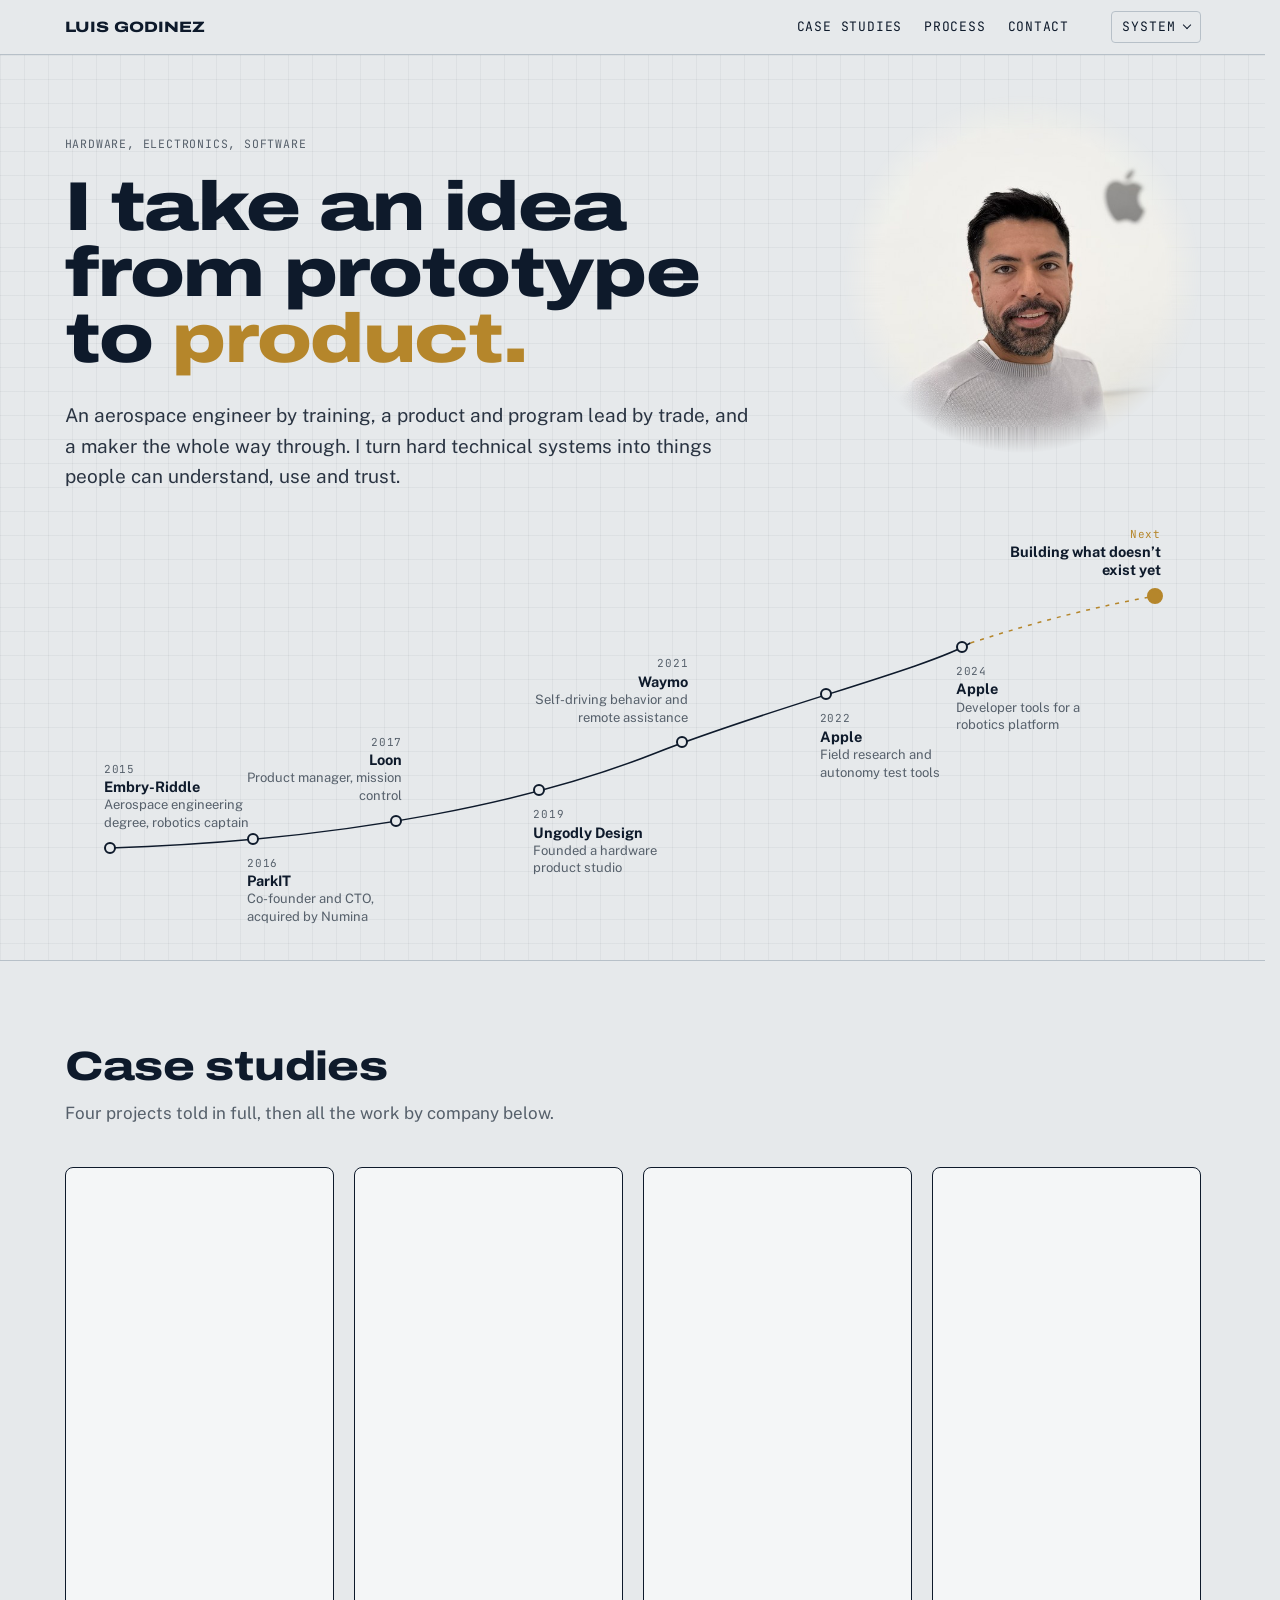
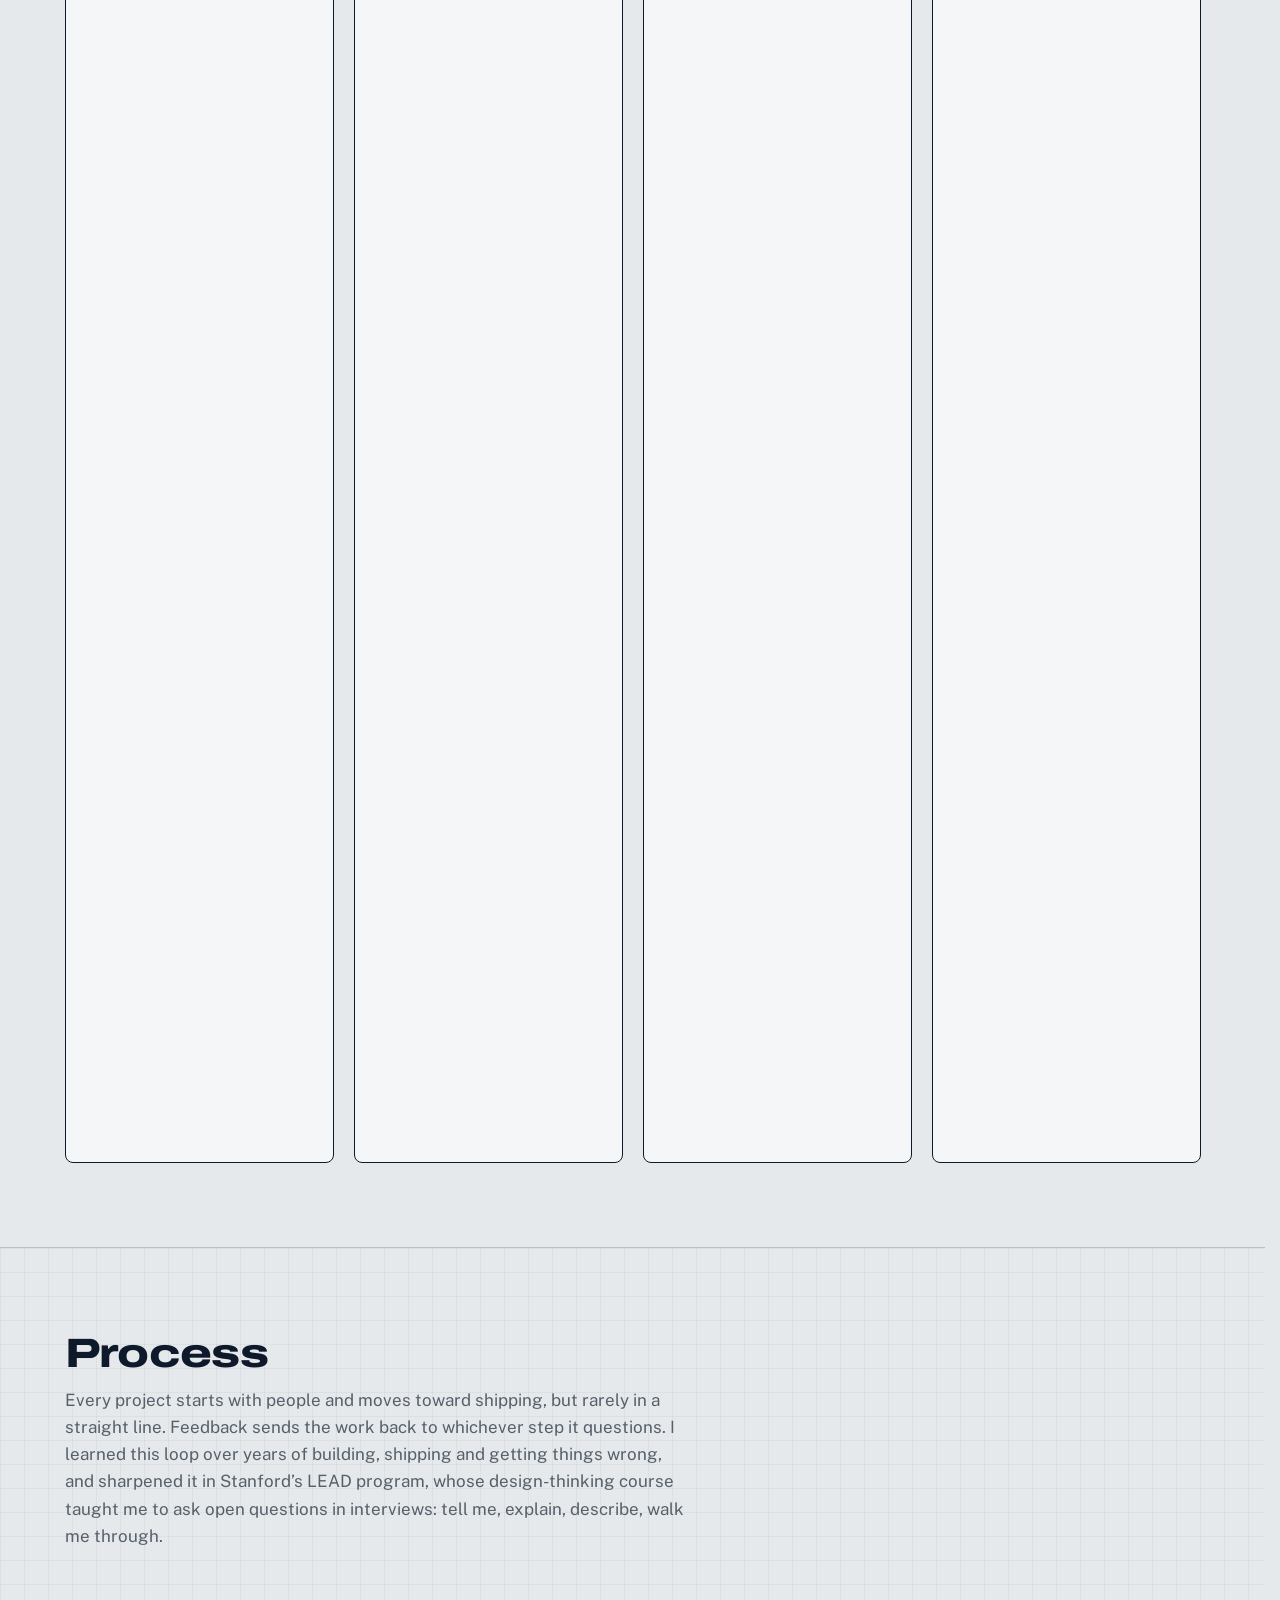
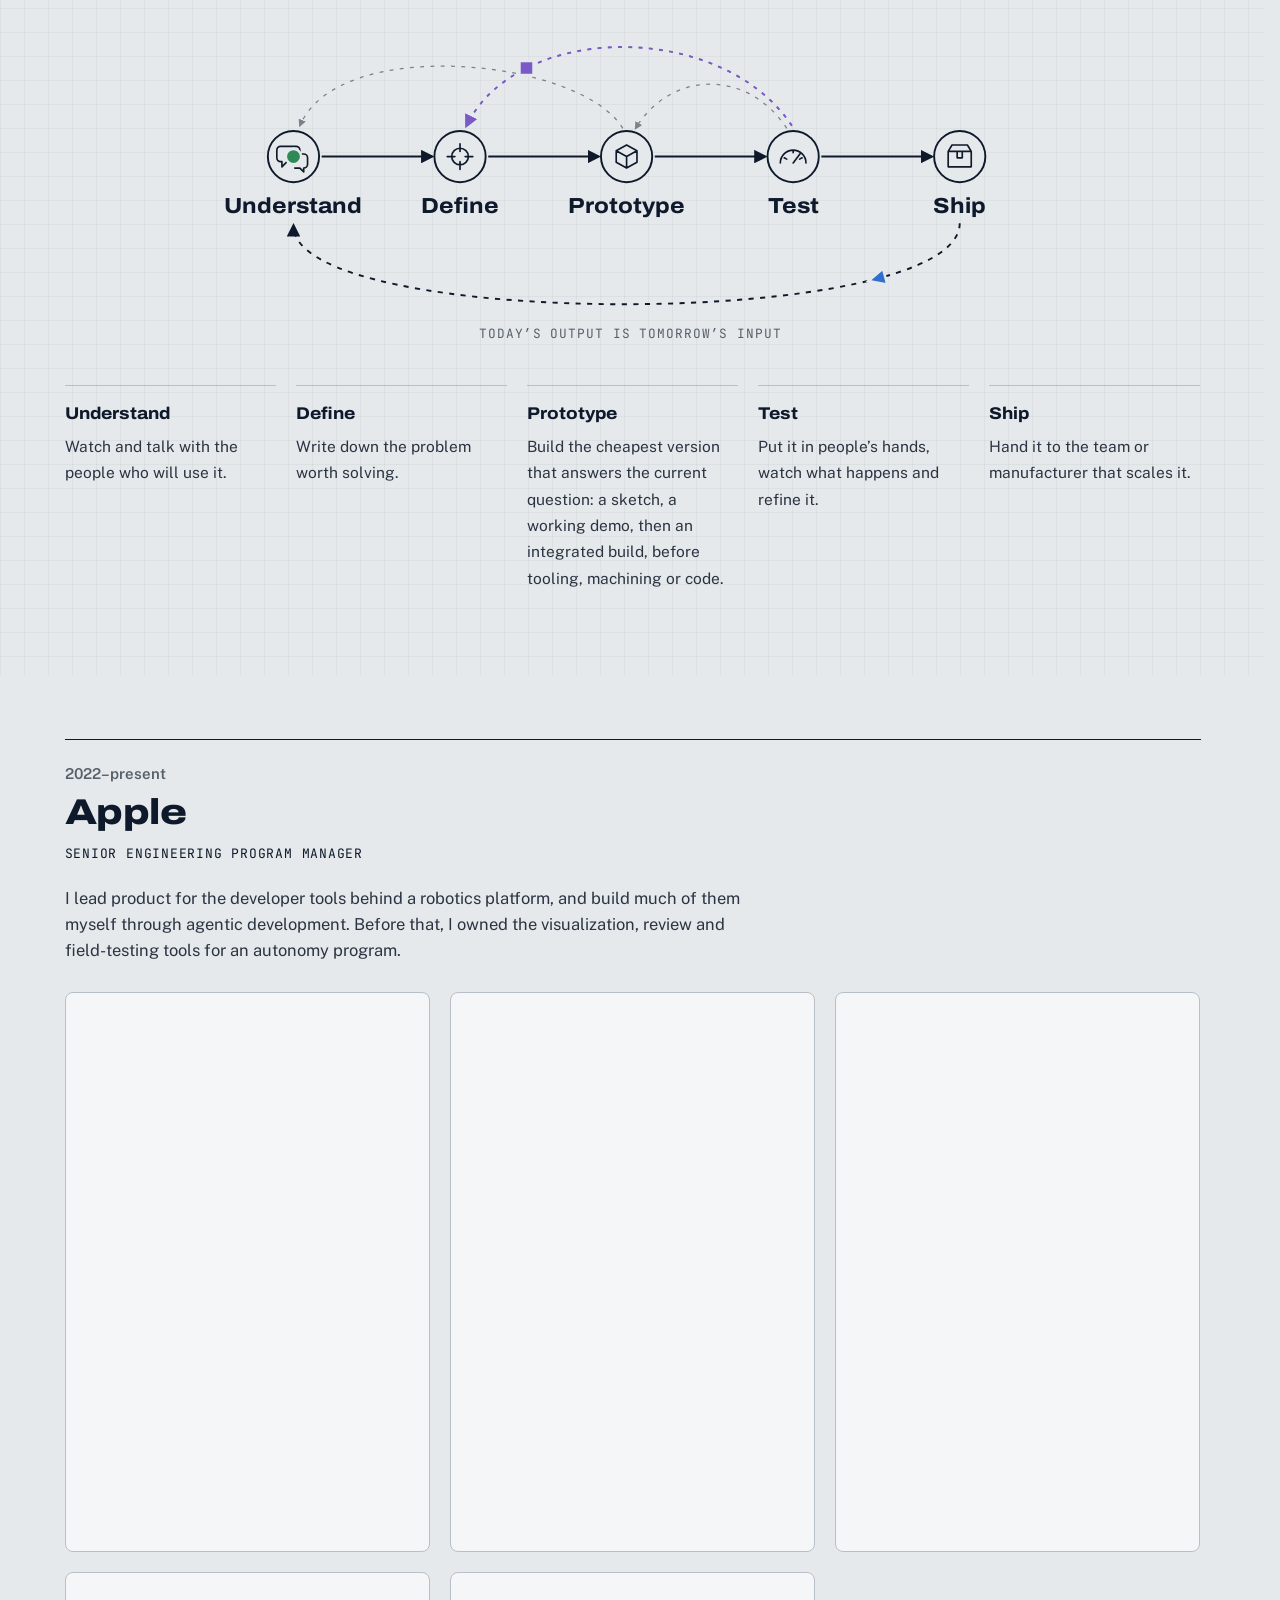
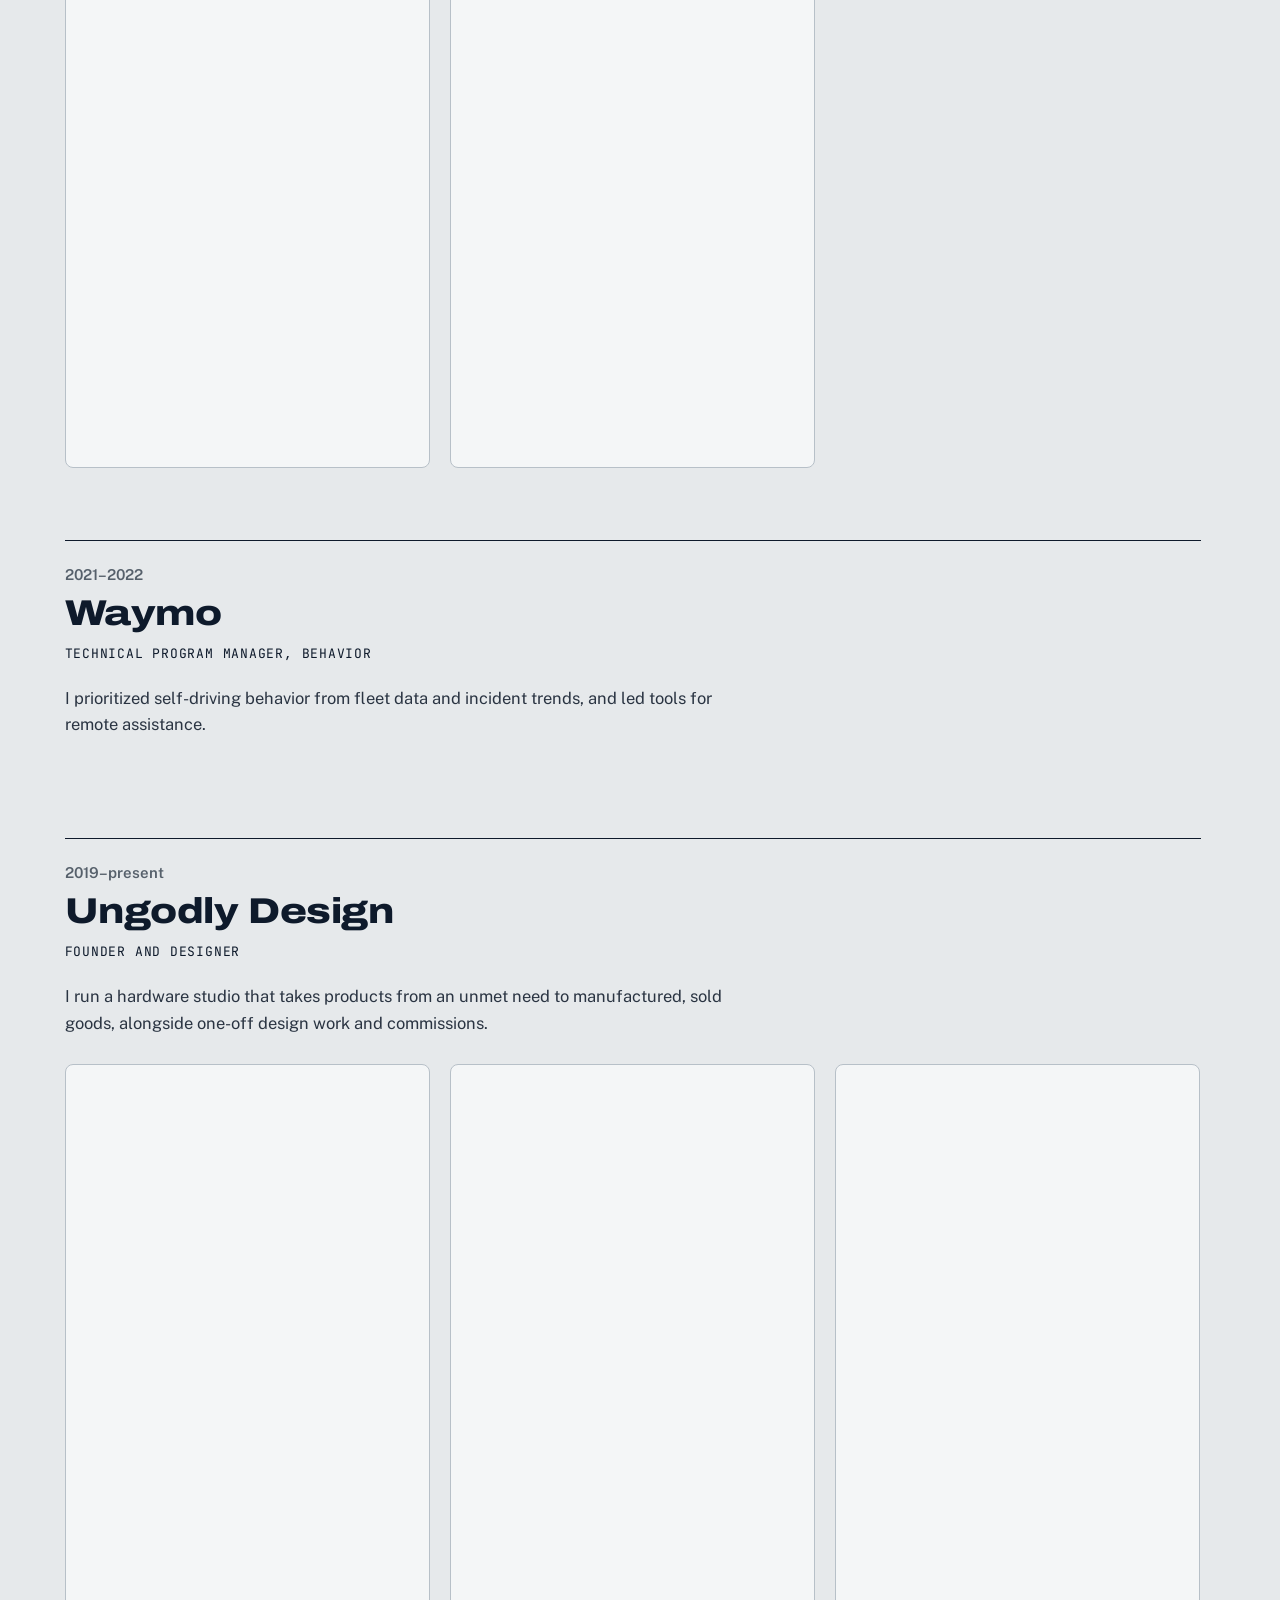
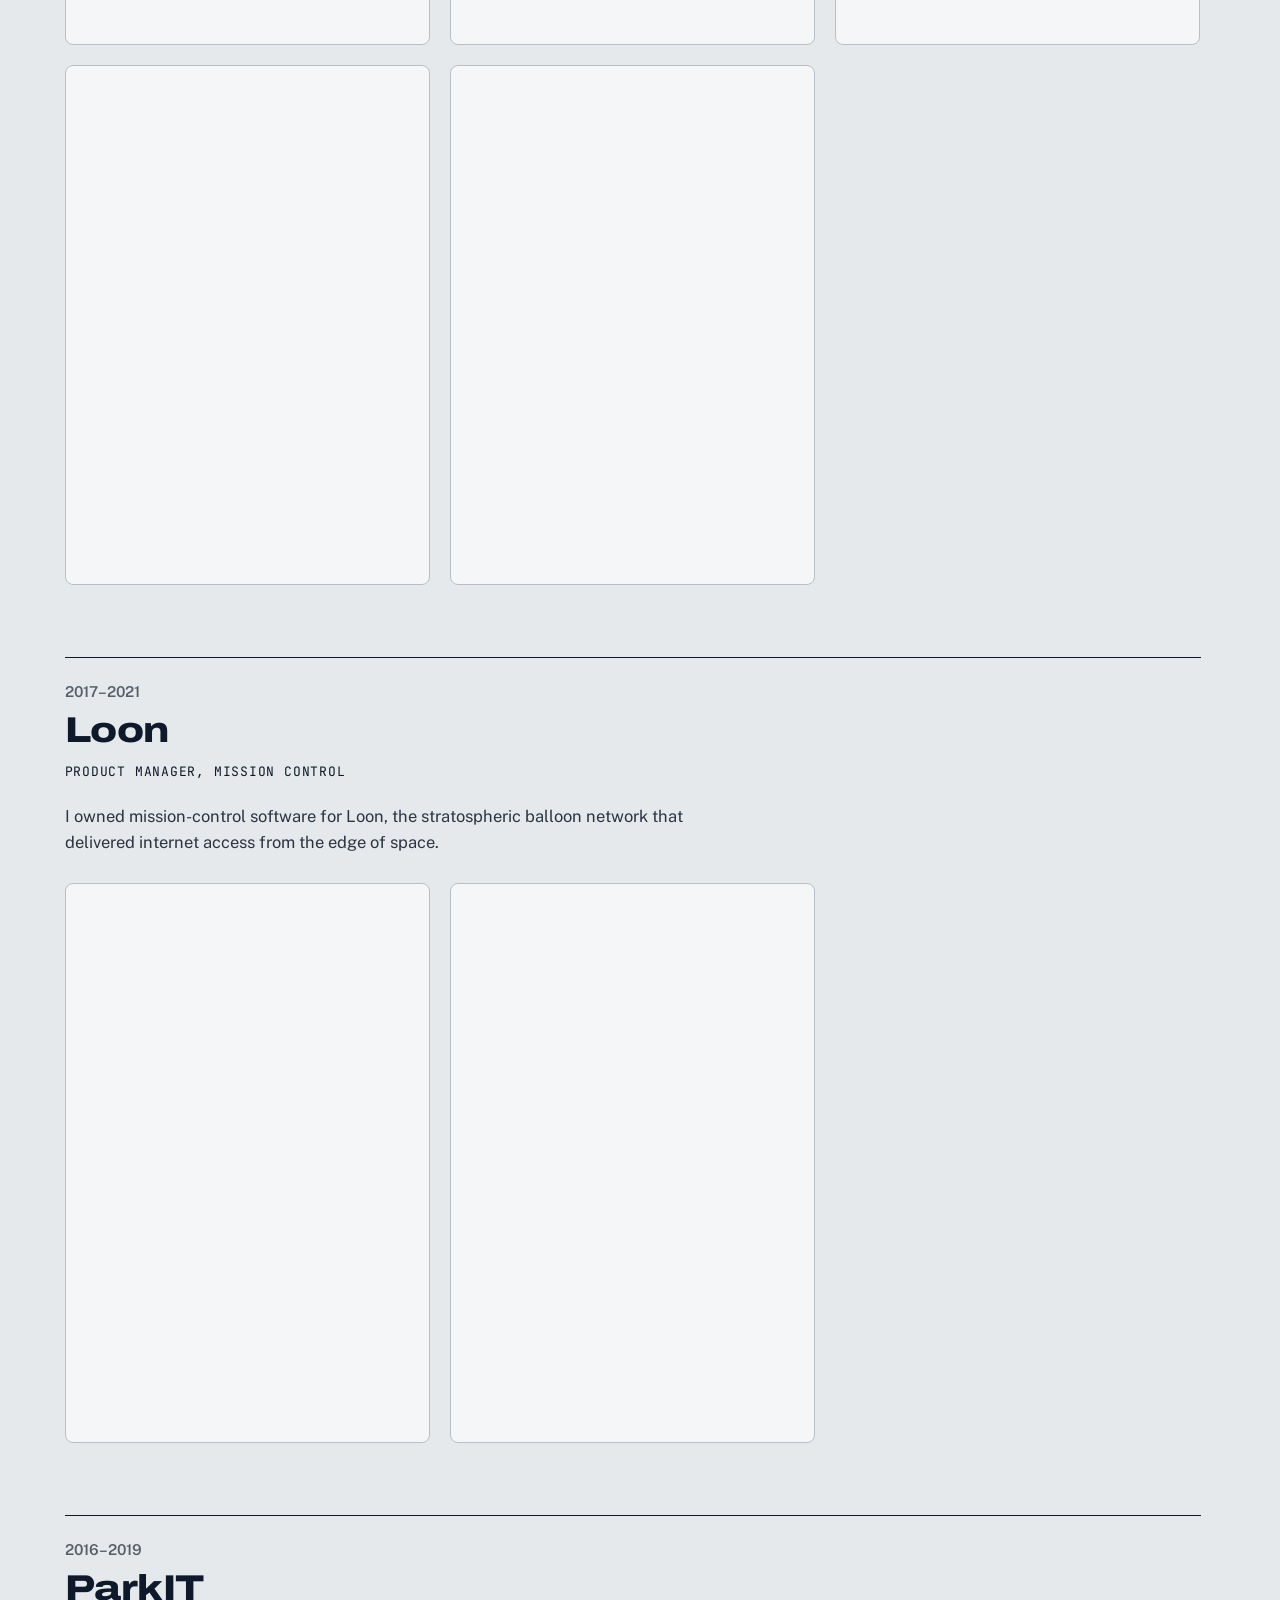
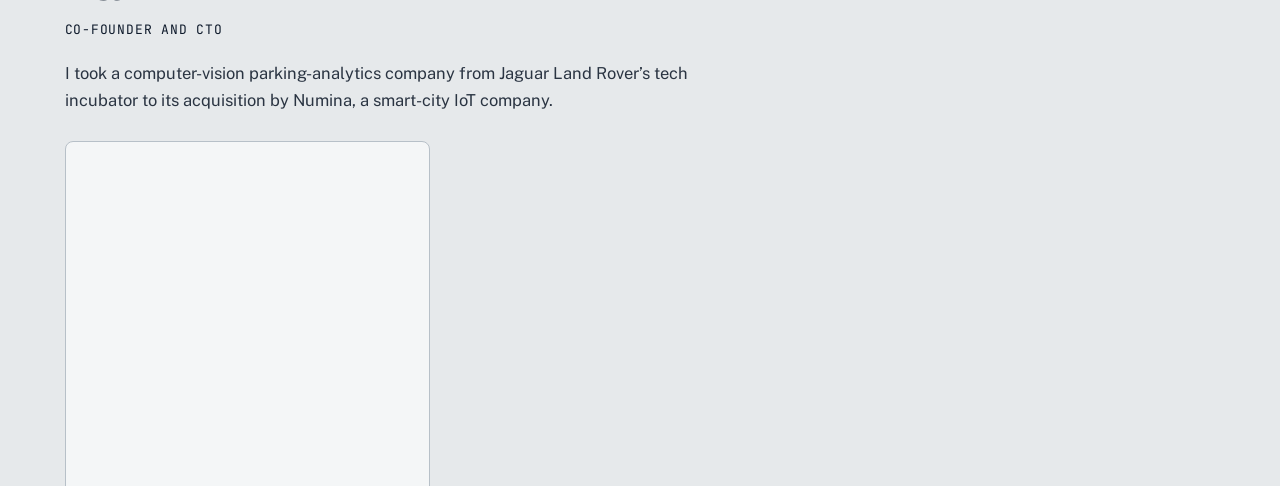
<file: index.html>
<!DOCTYPE html>
<html lang="en">
<head>
<meta charset="utf-8">
<meta name="viewport" content="width=device-width, initial-scale=1">
<title>Luis Godinez · Product, program and prototyping</title>
<link rel="preconnect" href="https://fonts.googleapis.com">
<link rel="preconnect" href="https://fonts.gstatic.com" crossorigin>
<link href="https://fonts.googleapis.com/css2?family=Archivo:wdth,wght@62..125,400..900&family=Public+Sans:wght@400;500;600&family=JetBrains+Mono:wght@400;500;600&display=swap" rel="stylesheet">
<link rel="icon" href="img/favicon.svg" type="image/svg+xml">
<link rel="stylesheet" href="assets/site.css?v=4d638f4632">
<script>(function(){var t=null,ok=/^(light|dark|xray)$/,q=/[?&]theme=(light|dark|xray)\b/.exec(location.search);if(q)t=q[1];else{try{t=localStorage.getItem("theme")}catch(e){}}if(!ok.test(t))t=matchMedia("(prefers-color-scheme: dark)").matches?"dark":"light";document.documentElement.dataset.theme=t;if(/[?&]embed\b/.test(location.search))document.documentElement.classList.add("embed")})()</script>

</head>
<body>


<header class="nav">
  <div class="wrap">
    <a class="name" href="#top">LUIS GODINEZ</a>
    <div class="chapters-bar" aria-label="Companies">
      <span class="rail"><a href="#apple" title="Apple"></a><a href="#waymo" title="Waymo"></a><a href="#ungodly" title="Ungodly Design"></a><a href="#loon" title="Loon"></a><a href="#parkit" title="ParkIT"></a><a href="#embry-riddle" title="Embry-Riddle"></a></span>
      <span class="cur" aria-live="polite"></span>
    </div>
    <nav aria-label="Sections"><a href="#work">Case studies</a><a href="#process">Process</a><a href="#contact">Contact</a></nav><div class="theme-pick"><button type="button" class="tp-btn" aria-haspopup="listbox" aria-expanded="false" aria-label="Theme"><span class="tp-cur">System</span></button><ul class="tp-list" role="listbox" aria-label="Theme" tabindex="-1" hidden><li role="option" data-v="system" aria-selected="false">System</li><li class="tp-sep" role="separator"></li><li role="option" data-v="light" aria-selected="false">Light</li><li role="option" data-v="dark" aria-selected="false">Dark</li><li role="option" data-v="xray" aria-selected="false">X-ray</li></ul></div>
  </div>
</header>

<main id="top">

<section class="grid">
  <div class="wrap hero">
    <p class="label mono">Hardware, electronics, software</p>
    <h1>I take an idea from prototype to <em>product.</em></h1>
    <p class="lede">An aerospace engineer by training, a product and program lead by trade, and a maker the whole way through. I turn hard technical systems into things people can understand, use and trust.</p>
    <img class="portrait" src="img/portrait.jpg" alt="Portrait of Luis Godinez">

    <div class="journey" aria-label="Career path from 2015 to now. Each station jumps to its chapter.">
      <svg viewBox="0 0 1000 340" preserveAspectRatio="none" aria-hidden="true">
        <path class="path" d="M40,300 C260,292 420,250 520,205 S760,120 797,95"/>
        <path class="ahead" d="M797,95 C860,72 910,58 960,48"/>
      </svg>
      <div class="stn up first s1" data-x="40"><a href="#embry-riddle"><i></i><div class="tx"><span class="yr">2015</span><b>Embry-Riddle</b><span class="d">Aerospace engineering degree, robotics captain</span></div></a></div>
      <div class="stn dn s2" data-x="166"><a href="#parkit"><i></i><div class="tx"><span class="yr">2016</span><b>ParkIT</b><span class="d">Co-founder and CTO, acquired by Numina</span></div></a></div>
      <div class="stn up s3" data-x="292"><a href="#loon"><i></i><div class="tx"><span class="yr">2017</span><b>Loon</b><span class="d">Product manager, mission control</span></div></a></div>
      <div class="stn dn s4" data-x="418"><a href="#ungodly"><i></i><div class="tx"><span class="yr">2019</span><b>Ungodly Design</b><span class="d">Founded a hardware product studio</span></div></a></div>
      <div class="stn up s5" data-x="544"><a href="#waymo"><i></i><div class="tx"><span class="yr">2021</span><b>Waymo</b><span class="d">Self-driving behavior and remote assistance</span></div></a></div>
      <div class="stn dn s6" data-x="670"><a href="#apple"><i></i><div class="tx"><span class="yr">2022</span><b>Apple</b><span class="d">Field research and autonomy test tools</span></div></a></div>
      <div class="stn dn s7" data-x="790"><a href="#apple"><i></i><div class="tx"><span class="yr">2024</span><b>Apple</b><span class="d">Developer tools for a robotics platform</span></div></a></div>
      <div class="stn up now s8" data-x="960"><a><i></i><div class="tx"><span class="yr">Next</span><b>Building what doesn&rsquo;t exist yet</b></div></a></div>
    </div>
  </div>
</section>

<section class="block lands" id="work">
  <div class="wrap">
    <div class="shead"><h2>Case studies</h2></div>
    <p class="sub">Four projects told in full, then all the work by company below.</p>
    <div class="flagships">
      <a class="fcard" href="platform.html">
        <div class="art"><div class="illus"><canvas data-illus="platform" data-hold="40" aria-label="Illustration with synthetic data: a camera’s field of view sweeps a room and builds a 3D point cloud that fades as it ages, two people walk through the room, and whoever is speaking gives off sound rings, beside time-synced signals that share one playhead"></canvas></div></div>
        <div class="body">
          <span class="ctx"><b>Apple</b> · Special Projects</span>
          <h3 class="pname">Data Visualization</h3>
          <p class="pline">The organization’s primary tool for seeing what a robotic system perceived and did, rebuilt around how its engineers debug.</p><div class="fig"><strong>100+</strong><span>end users across software and partner teams</span></div>
          
          <span class="go">Read the case study <i class="arr" aria-hidden="true">→</i></span>
        </div>
      </a>
      <a class="fcard" href="feedback.html">
        <div class="art grid"><img class="only-light" src="img/deck-note-light.svg" alt="Drawing of a 3 by 5 button deck: keys are pressed and their notes pin onto a running timeline of device data"><img class="only-dark" src="img/deck-note.svg" alt="Drawing of a 3 by 5 button deck: keys are pressed and their notes pin onto a running timeline of device data"><img class="only-xray" src="img/deck-note-xray.svg" alt="Drawing of a 3 by 5 button deck: keys are pressed and their notes pin onto a running timeline of device data"></div>
        <div class="body">
          <span class="ctx"><b>Apple</b> · Special Projects</span>
          <h3 class="pname">Data Annotation</h3>
          <p class="pline">An annotation tool for tagging a moment as it happens, by button, voice or the visualization tool, linked to what the device recorded. I built it from scratch.</p>
          <div class="fig"><strong>16</strong><span>root causes traced from one 30-minute feedback session</span></div>
          <span class="go">Read the case study <i class="arr" aria-hidden="true">→</i></span>
        </div>
      </a>
      <a class="fcard" href="luna.html">
        <div class="art grid"><img class="only-light" style="object-fit:contain;object-position:center bottom" src="img/luna-drawing-light.svg" alt="Drawing: a terminal types INITIATE LAUNCH SEQUENCE and boot lines stream, then the view pulls back and turns upright to show the Launch Pad's screen and the keyboard, and the Launch Pad slides in and locks along the notched seam"><img class="only-dark" style="object-fit:contain;object-position:center bottom" src="img/luna-drawing.svg" alt="Drawing: a terminal types INITIATE LAUNCH SEQUENCE and boot lines stream, then the view pulls back and turns upright to show the Launch Pad's screen and the keyboard, and the Launch Pad slides in and locks along the notched seam"><img class="only-xray" style="object-fit:contain;object-position:center bottom" src="img/luna-drawing-xray.svg" alt="Drawing: a terminal types INITIATE LAUNCH SEQUENCE and boot lines stream, then the view pulls back and turns upright to show the Launch Pad's screen and the keyboard, and the Launch Pad slides in and locks along the notched seam"></div>
        <div class="body">
          <span class="ctx"><b>Ungodly Design</b></span>
          <h3 class="pname">Instrument Panel Keyboard</h3>
          <p class="pline">The Luna Keyboard and its Launch Pad numpad, which lock together along notched seams. I designed, engineered and manufactured both.</p>
          <div class="fig"><strong>500+</strong><span>units shipped</span></div>
          <span class="go">Read the case study <i class="arr" aria-hidden="true">→</i></span>
        </div>
      </a>
      <a class="fcard" href="loon.html">
        <div class="art"><img class="only-light" src="img/loon-map-card-light.svg" alt="Recreation with synthetic data of the air traffic website: a zoomed-in map where the selected balloon sails along its track while the fleet drifts"><img class="only-dark" src="img/loon-map-card.svg" alt="Recreation with synthetic data of the air traffic website: a zoomed-in map where the selected balloon sails along its track while the fleet drifts"><img class="only-xray" src="img/loon-map-card-xray.svg" alt="Recreation with synthetic data of the air traffic website: a zoomed-in map where the selected balloon sails along its track while the fleet drifts"></div>
        <div class="body">
          <span class="ctx"><b>Loon</b> · Mission Control</span>
          <h3 class="pname">Air Traffic Website</h3>
          <p class="pline">An air traffic website that shows controllers a balloon fleet sailing the winds through their airspace, in the conventions they already work in. I designed and built it.</p>
          <div class="fig"><strong>11</strong><span>countries approved overflight across South America</span></div>
          <span class="go">Read the case study <i class="arr" aria-hidden="true">→</i></span>
        </div>
      </a>
    </div>
  </div>
</section>

<section class="block grid lands" id="process">
  <div class="wrap">
    <div class="shead"><h2>Process</h2></div>
    <p class="sub">Every project starts with people and moves toward shipping, but rarely in a straight line. Feedback sends the work back to whichever step it questions. I learned this loop over years of building, shipping and getting things wrong, and sharpened it in Stanford&rsquo;s LEAD program, whose design-thinking course taught me to ask open questions in interviews: tell me, explain, describe, walk me through.</p>
    <div class="loop">
      <svg data-hold="7.4" data-loop viewBox="0 0 640 280" role="img" aria-label="Five steps in a line, Understand, Define, Prototype, Test and Ship. Three pieces of work, a circle, a square and a triangle, travel the line, each sent back along a different dashed path, then ship and return along a path from Ship to Understand: today’s output is tomorrow’s input">
        <defs><marker id="ah" viewBox="0 0 10 10" refX="8" refY="5" markerWidth="7" markerHeight="7" orient="auto-start-reverse"><path d="M0,0 L10,5 L0,10 z" style="fill:var(--text)"/></marker><marker id="ahl" viewBox="0 0 10 10" refX="8" refY="5" markerWidth="6" markerHeight="6" orient="auto-start-reverse"><path d="M0,0 L10,5 L0,10 z" style="fill:var(--text-muted)"/></marker><marker id="ahb" viewBox="0 0 10 10" refX="8" refY="5" markerWidth="7" markerHeight="7" orient="auto-start-reverse"><path d="M0,0 L10,5 L0,10 z" style="fill:var(--accent)"/></marker><marker id="am1" viewBox="0 0 10 10" refX="8" refY="5" markerWidth="7" markerHeight="7" orient="auto-start-reverse"><path d="M0,0 L10,5 L0,10 z" style="fill:var(--signal-1)"/></marker><marker id="am2" viewBox="0 0 10 10" refX="8" refY="5" markerWidth="7" markerHeight="7" orient="auto-start-reverse"><path d="M0,0 L10,5 L0,10 z" style="fill:var(--signal-2)"/></marker><marker id="am3" viewBox="0 0 10 10" refX="8" refY="5" markerWidth="7" markerHeight="7" orient="auto-start-reverse"><path d="M0,0 L10,5 L0,10 z" style="fill:var(--signal-3)"/></marker></defs>
        <path class="arc" d="M77,130 H163" marker-end="url(#ah)"/>
        <path class="arc" d="M207,130 H293" marker-end="url(#ah)"/>
        <path class="arc" d="M337,130 H423" marker-end="url(#ah)"/>
        <path class="arc" d="M467,130 H553" marker-end="url(#ah)"/>
        <path class="back" d="M440,108 C410,62 350,62 322,108" marker-end="url(#ahl)"/>
        <path class="back" d="M444,106 C390,24 230,24 190,106" marker-end="url(#ahl)"/>
        <path class="back" d="M312,108 C280,54 90,34 60,106" marker-end="url(#ahl)"/>
        <path class="arc" d="M575,182 C575,266 55,266 55,184" stroke-dasharray="4 5" marker-end="url(#ah)"/>
        <path class="sentback w1" d="M440,108 C410,62 350,62 322,108" marker-end="url(#am1)" opacity="0"><animate attributeName="opacity" values="0;0;1;1;0;0" keyTimes="0;0.2647;0.2747;0.3697;0.4097;1" dur="6.26s" begin="-0.00s" repeatCount="indefinite"/></path>
        <path class="sentback w2" d="M444,106 C390,24 230,24 190,106" marker-end="url(#am2)" opacity="0"><animate attributeName="opacity" values="0;0;1;1;0;0" keyTimes="0;0.2216;0.2316;0.3968;0.4368;1" dur="7.45s" begin="-2.68s" repeatCount="indefinite"/></path>
        <path class="sentback w3" d="M312,108 C280,54 90,34 60,106" marker-end="url(#am3)" opacity="0"><animate attributeName="opacity" values="0;0;1;1;0;0" keyTimes="0;0.1493;0.1593;0.3179;0.3579;1" dur="7.38s" begin="-5.17s" repeatCount="indefinite"/></path>
        <g class="node"><circle cx="55" cy="130" r="20"/><path class="ico" d="M45,122 h12 a3,3 0 0 1 3,3 v6 a3,3 0 0 1 -3,3 h-7 l-4,4 v-4 h-1 a3,3 0 0 1 -3,-3 v-6 a3,3 0 0 1 3,-3z M58,128 h5 a3,3 0 0 1 3,3 v5 a3,3 0 0 1 -3,3 v3 l-3,-3 h-4"/><text x="55" y="174" text-anchor="middle">Understand</text></g>
        <g class="node"><circle cx="185" cy="130" r="20"/><path class="ico" d="M185,120 V126 M185,134 V140 M175,130 H181 M189,130 H195 M191.5,130 a6.5,6.5 0 1 1 -13,0 a6.5,6.5 0 1 1 13,0"/><text x="185" y="174" text-anchor="middle">Define</text></g>
        <g class="node"><circle cx="315" cy="130" r="20"/><path class="ico" d="M315.0,121.0 L323.1,125.5 L323.1,134.5 L315.0,139.0 L306.9,134.5 L306.9,125.5Z M306.9,125.5 L315,130 L323.1,125.5 M315,130 V139.0"/><text x="315" y="174" text-anchor="middle">Prototype</text></g>
        <g class="node"><circle cx="445" cy="130" r="20"/><path class="ico" d="M435,135 a10,10 0 0 1 20,0 M445,135 L451,127 M438,131 l2,1 M452,131 l-2,1 M445,125 v2"/><text x="445" y="174" text-anchor="middle">Test</text></g>
        <g class="node"><circle cx="575" cy="130" r="20"/><path class="ico" d="M566,126 h18 v12 h-18z M566,126 l3,-5 h12 l3,5 M573,126 v5 h4 v-5"/><text x="575" y="174" text-anchor="middle">Ship</text></g>
        <circle class="work w1" r="6"><animateMotion dur="6.26s" begin="-0.00s" repeatCount="indefinite" path="M55,130 H445 L440,108 C410,62 350,62 322,108 L315,130 H575 L575,182 C575,266 55,266 55,184 L55,130"/></circle>
        <rect class="work w2" x="-5.5" y="-5.5" width="11" height="11"><animateMotion dur="7.45s" begin="-2.68s" repeatCount="indefinite" path="M55,130 H445 L444,106 C390,24 230,24 190,106 L185,130 H575 L575,182 C575,266 55,266 55,184 L55,130"/></rect>
        <path class="work w3" d="M8,0 L-5.5,6.5 L-5.5,-6.5Z"><animateMotion dur="7.38s" begin="-5.17s" repeatCount="indefinite" rotate="auto" path="M55,130 H315 L312,108 C280,54 90,34 60,106 L55,130 H575 L575,182 C575,266 55,266 55,184 L55,130"/></path>
        <text x="318" y="272" text-anchor="middle" style="font-family:var(--mono);font-size:10px;letter-spacing:.07em;fill:var(--text-muted)">TODAY’S OUTPUT IS TOMORROW’S INPUT</text>
        </svg>
      <div>
        <ol class="steps">
          <li><b>Understand</b><span>Watch and talk with the people who will use it.</span></li>
          <li><b>Define</b><span>Write down the problem worth solving.</span></li>
          <li><b>Prototype</b><span>Build the cheapest version that answers the current question: a sketch, a working demo, then an integrated build, before tooling, machining or code.</span></li>
          <li><b>Test</b><span>Put it in people’s hands, watch what happens and refine it.</span></li>
          <li><b>Ship</b><span>Hand it to the team or manufacturer that scales it.</span></li>
        </ol>
      </div>
    </div>
  </div>
</section>

<div class="wrap">

    <section class="chapter" id="apple">
    <div class="divider">
      <span class="k">2022–present</span>
      <h3>Apple</h3>
      <p class="role">Senior Engineering Program Manager</p>
      <p>I lead product for the developer tools behind a robotics platform, and build much of them myself through agentic development. Before that, I owned the visualization, review and field-testing tools for an autonomy program.</p>
    </div>
    <div class="cards">
      <a class="card" href="platform.html"><div class="art"><span class="badge">Case study</span><div class="illus"><canvas data-illus="platform" data-hold="40" aria-label="Illustration with synthetic data: a camera’s field of view sweeps a room and builds a 3D point cloud that fades as it ages, two people walk through the room, and whoever is speaking gives off sound rings, beside time-synced signals that share one playhead"></canvas></div></div><div class="body"><span class="ctx"><b>Apple</b> · Special Projects</span><h4 class="pname">Data Visualization</h4><p class="pline">The organization’s primary tool for seeing what a robotic system perceived and did, rebuilt around how its engineers debug.</p><div class="fig"><strong>100+</strong><span>end users across software and partner teams</span></div><span class="go">Read the case study <i class="arr" aria-hidden="true">→</i></span></div></a>
      <a class="card" href="feedback.html">
        <div class="art grid"><span class="badge">Case study</span><img class="only-light" src="img/deck-note-light.svg" alt="Drawing of a 3 by 5 button deck: keys are pressed and their notes pin onto a running timeline of device data"><img class="only-dark" src="img/deck-note.svg" alt="Drawing of a 3 by 5 button deck: keys are pressed and their notes pin onto a running timeline of device data"><img class="only-xray" src="img/deck-note-xray.svg" alt="Drawing of a 3 by 5 button deck: keys are pressed and their notes pin onto a running timeline of device data"></div>
        <div class="body"><span class="ctx"><b>Apple</b> · Special Projects</span><h4 class="pname">Data Annotation</h4><p class="pline">An annotation tool for tagging a moment as it happens, by button, voice or the visualization tool, linked to what the device recorded. I built it from scratch.</p><div class="fig"><strong>16</strong><span>root causes traced from one 30-minute feedback session</span></div><span class="go">Read the case study <i class="arr" aria-hidden="true">→</i></span></div>
      </a>
      <button class="card" data-panel="pipeline">
        <div class="art grid"><svg class="pipe" data-hold="7.7" viewBox="0 0 640 316" aria-hidden="true"><use href="#pipeline"/></svg></div>
        <div class="body"><span class="ctx"><b>Apple</b> · Special Projects</span><h4 class="pname">Data Pipeline</h4><p class="pline">A single path from every device and data collection to evals, dashboards and model training, linked by device and time.</p><span class="go">Open <i class="arr" aria-hidden="true">→</i></span></div>
      </button>
      <button class="card" data-panel="demo">
        <div class="art grid"><img class="only-light" src="img/demo-light.svg" alt="Drawing: a flat square becomes a cube over two rounds of designer feedback, turns blue when the partner team’s streaming SDK docks on it, then rotates slowly on the big screen beside the presenter"><img class="only-dark" src="img/demo.svg" alt="Drawing: a flat square becomes a cube over two rounds of designer feedback, turns blue when the partner team’s streaming SDK docks on it, then rotates slowly on the big screen beside the presenter"><img class="only-xray" src="img/demo-xray.svg" alt="Drawing: a flat square becomes a cube over two rounds of designer feedback, turns blue when the partner team’s streaming SDK docks on it, then rotates slowly on the big screen beside the presenter"></div>
        <div class="body"><span class="ctx"><b>Apple</b> · Special Projects</span><h4 class="pname">Real-Time 3D Demo</h4><p class="pline">A real-time 3D staging of a live device demo, with camera views on the conference room display so the whole room can follow it.</p><div class="fig"><strong>1 week</strong><span>to a running app, reusing my earlier 3D work</span></div><span class="go">Open <i class="arr" aria-hidden="true">→</i></span></div>
      </button>
      <button class="card" data-panel="field">
        <div class="art grid"><svg viewBox="0 0 320 200" aria-hidden="true"><use href="#ghost"/></svg>
        </div>
        <div class="body"><span class="ctx"><b>Apple</b> · Special Projects Group</span><h4 class="pname">Autonomy Field Testing</h4><p class="pline">A GPS app that guides one operator through each test against a ghost of the simulation, so the platform’s own data decides pass or fail.</p><div class="fig"><strong>10 min</strong><span>to brief and run each test, down from an hour</span></div><span class="go">Open <i class="arr" aria-hidden="true">→</i></span></div>
      </button>
    </div>
  </section>

  <section class="chapter" id="waymo">
    <div class="divider">
      <span class="k">2021–2022</span>
      <h3>Waymo</h3>
      <p class="role">Technical Program Manager, Behavior</p>
      <p>I prioritized self-driving behavior from fleet data and incident trends, and led tools for remote assistance.</p>
    </div>
  </section>

  <section class="chapter" id="ungodly">
    <div class="divider">
      <span class="k">2019–present</span>
      <h3>Ungodly Design</h3>
      <p class="role">Founder and Designer</p>
      <p>I run a hardware studio that takes products from an unmet need to manufactured, sold goods, alongside one-off design work and commissions.</p>
    </div>
    <div class="cards">
      <a class="card" href="luna.html"><div class="art grid"><span class="badge">Case study</span><img class="only-light" src="img/luna-drawing-light.svg" alt="Drawing: a terminal types INITIATE LAUNCH SEQUENCE and boot lines stream, then the view pulls back and turns upright to show the Launch Pad's screen and the keyboard, and the Launch Pad slides in and locks along the notched seam"><img class="only-dark" src="img/luna-drawing.svg" alt="Drawing: a terminal types INITIATE LAUNCH SEQUENCE and boot lines stream, then the view pulls back and turns upright to show the Launch Pad's screen and the keyboard, and the Launch Pad slides in and locks along the notched seam"><img class="only-xray" src="img/luna-drawing-xray.svg" alt="Drawing: a terminal types INITIATE LAUNCH SEQUENCE and boot lines stream, then the view pulls back and turns upright to show the Launch Pad's screen and the keyboard, and the Launch Pad slides in and locks along the notched seam"></div><div class="body"><span class="ctx"><b>Ungodly Design</b></span><h4 class="pname">Instrument Panel Keyboard</h4><p class="pline">The Luna Keyboard and its Launch Pad numpad, which lock together along notched seams. I designed, engineered and manufactured both.</p><div class="fig"><strong>500+</strong><span>units shipped</span></div><span class="go">Read the case study <i class="arr" aria-hidden="true">→</i></span></div></a>
      <button class="card" data-panel="pcb"><div class="art grid"><img class="only-light" src="img/u80-pcb-light.svg" alt="Drawing: how a replacement keyboard circuit board is made, from schematic to layout to a manufactured board, the traces showing through"><img class="only-dark" src="img/u80-pcb.svg" alt="Drawing: how a replacement keyboard circuit board is made, from schematic to layout to a manufactured board, the traces showing through"><img class="only-xray" src="img/u80-pcb-xray.svg" alt="Drawing: how a replacement keyboard circuit board is made, from schematic to layout to a manufactured board, the traces showing through"></div><div class="body"><span class="ctx"><b>Ungodly Design</b></span><h4 class="pname">Keyboard PCB</h4><p class="pline">A drop-in board for the Rama U80, a discontinued luxury keyboard whose original board allowed one fixed layout. I designed mine in-house, built to each buyer&rsquo;s layout.</p><div class="fig"><strong>100+</strong><span>boards sold, each hand-soldered to order</span></div><span class="go">Open <i class="arr" aria-hidden="true">→</i></span></div></button>
      <button class="card" data-panel="hitch">
        <div class="art"><img class="only-light" src="img/hitch-light.svg" alt="Drawing: a pencil sketches the hitch cover, a printer builds the prototype in two halves for a test fit, the cover is injection molded and boxed, the boxes go out on a dolly, and a forklift sets down pallets piled high"><img class="only-dark" src="img/hitch.svg" alt="Drawing: a pencil sketches the hitch cover, a printer builds the prototype in two halves for a test fit, the cover is injection molded and boxed, the boxes go out on a dolly, and a forklift sets down pallets piled high"><img class="only-xray" src="img/hitch-xray.svg" alt="Drawing: a pencil sketches the hitch cover, a printer builds the prototype in two halves for a test fit, the cover is injection molded and boxed, the boxes go out on a dolly, and a forklift sets down pallets piled high"></div>
        <div class="body"><span class="ctx"><b>Ungodly Design</b></span><h4 class="pname">Magnetic Car Accessory</h4><p class="pline">A replacement for a stock part that damaged the Model Y, taken from a paper sketch to injection molding at volume.</p><div class="fig"><strong>4,000</strong><span>units sold in the first two years</span></div><span class="go">Open <i class="arr" aria-hidden="true">→</i></span></div>
      </button>
      <button class="card" data-panel="sauna">
        <div class="art grid"><svg viewBox="0 -10 640 205" aria-hidden="true"><use href="#sauna-arch"/></svg></div>
        <div class="body"><span class="ctx"><b>Ungodly Design</b></span><h4 class="pname">Sauna Controller</h4><p class="pline">A custom high-voltage controller with open-source software, so a home sauna starts remotely without the stock controller’s paid unlock.</p><div class="fig"><strong>$600</strong><span>software unlock for features the hardware already had</span></div><span class="go">Open <i class="arr" aria-hidden="true">→</i></span></div>
      </button>
      <button class="card" data-panel="ring">
        <div class="art"><img class="only-light" src="img/ring-light.svg" alt="Drawing: a small gold ingot turns into a ring band, and an emerald drops into its setting"><img class="only-dark" src="img/ring.svg" alt="Drawing: a small gold ingot turns into a ring band, and an emerald drops into its setting"><img class="only-xray" src="img/ring-xray.svg" alt="Drawing: a small gold ingot turns into a ring band, and an emerald drops into its setting"></div>
        <div class="body"><span class="ctx"><b>Ungodly Design</b></span><h4 class="pname">Handmade Jewelry</h4><p class="pline">A practice of making one-of-a-kind jewelry by hand, from casting raw gold to setting stones under a microscope.</p><span class="go">Open <i class="arr" aria-hidden="true">→</i></span></div>
      </button>
    </div>
  </section>

  <section class="chapter" id="loon">
    <div class="divider">
      <span class="k">2017–2021</span>
      <h3>Loon</h3>
      <p class="role">Product Manager, Mission Control</p>
      <p>I owned mission-control software for Loon, the stratospheric balloon network that delivered internet access from the edge of space.</p>
    </div>
    <div class="cards">
      <a class="card" href="loon.html"><div class="art"><span class="badge">Case study</span><img class="only-light" src="img/loon-map-card-light.svg" alt="Recreation with synthetic data of the air traffic website: a zoomed-in map where the selected balloon sails along its track while the fleet drifts"><img class="only-dark" src="img/loon-map-card.svg" alt="Recreation with synthetic data of the air traffic website: a zoomed-in map where the selected balloon sails along its track while the fleet drifts"><img class="only-xray" src="img/loon-map-card-xray.svg" alt="Recreation with synthetic data of the air traffic website: a zoomed-in map where the selected balloon sails along its track while the fleet drifts"></div><div class="body"><span class="ctx"><b>Loon</b> · Mission Control</span><h4 class="pname">Air Traffic Website</h4><p class="pline">An air traffic website that shows controllers a balloon fleet sailing the winds through their airspace, in the conventions they already work in. I designed and built it.</p><div class="fig"><strong>11</strong><span>countries approved overflight across South America</span></div><span class="go">Read the case study <i class="arr" aria-hidden="true">→</i></span></div></a>
      <button class="card" data-panel="flightops"><div class="art grid"><img class="only-light" src="img/loon-launch-light.svg" alt="Drawing: a tethered balloon waits in a wheeled launch gantry behind a crosswind curtain; on release the wind carries the balloon and its payload up and away to the left"><img class="only-dark" src="img/loon-launch.svg" alt="Drawing: a tethered balloon waits in a wheeled launch gantry behind a crosswind curtain; on release the wind carries the balloon and its payload up and away to the left"><img class="only-xray" src="img/loon-launch-xray.svg" alt="Drawing: a tethered balloon waits in a wheeled launch gantry behind a crosswind curtain; on release the wind carries the balloon and its payload up and away to the left"></div><div class="body"><span class="ctx"><b>Loon</b> · Mission Control</span><h4 class="pname">Flight Test Program</h4><p class="pline">The reliability and flight tests that qualified a stratospheric balloon fleet for commercial service, from the hangar to the call to bring a balloon down. I ran them hands-on.</p><div class="fig"><strong>312 days</strong><span>longest flight, on a configuration we qualified</span></div><span class="go">Open <i class="arr" aria-hidden="true">→</i></span></div></button>
    </div>
  </section>

  <section class="chapter" id="parkit">
    <div class="divider">
      <span class="k">2016–2019</span>
      <h3>ParkIT</h3>
      <p class="role">Co-founder and CTO</p>
      <p>I took a computer-vision parking-analytics company from Jaguar Land Rover’s tech incubator to its acquisition by Numina, a smart-city IoT company.</p>
    </div>
    <div class="cards">
      <button class="card" data-panel="parkit">
        <div class="art"><img class="only-light" src="img/parkit-lot-light.svg" alt="Drawing of a parking lot seen from above under live detection: each car is outlined while it moves and highlighted with a detection box once it parks, the free count follows, and occupancy through the day runs underneath"><img class="only-dark" src="img/parkit-lot.svg" alt="Drawing of a parking lot seen from above under live detection: each car is outlined while it moves and highlighted with a detection box once it parks, the free count follows, and occupancy through the day runs underneath"><img class="only-xray" src="img/parkit-lot-xray.svg" alt="Drawing of a parking lot seen from above under live detection: each car is outlined while it moves and highlighted with a detection box once it parks, the free count follows, and occupancy through the day runs underneath"></div>
        <div class="body"><span class="ctx"><b>ParkIT</b></span><h4 class="pname">Real-Time Parking Analytics</h4><p class="pline">A computer-vision service that turns a lot’s existing security cameras into real-time parking availability, taken from an incubator to acquisition by Numina.</p><div class="fig"><strong>10+</strong><span>active partners: cities, universities, hospitals and parking operators</span></div><span class="go">Open <i class="arr" aria-hidden="true">→</i></span></div>
      </button>
    </div>
  </section>

  <section class="chapter" id="embry-riddle">
    <div class="divider">
      <span class="k">2011–2015</span>
      <h3>Embry-Riddle Aeronautical University</h3>
      <p class="role">BS, Aerospace Engineering</p>
      <p>I studied aerospace engineering, captained the university’s team in an international micro air vehicle competition, and competed in aerial robotics.</p>
    </div>
  </section>

</div>

<footer class="contact grid lands" id="contact" aria-label="Contact">
  <div class="wrap">
    <p class="cta">Let’s build something <em>together.</em></p>
    <p class="crow"><span>Cupertino, CA</span><span><a href="mailto:hello@luis-godinez.com">hello@luis-godinez.com</a></span><span><a href="https://www.linkedin.com/in/goluis/" target="_blank" rel="noopener">LinkedIn</a></span><span><a href="https://resume.luis-godinez.com/" target="_blank" rel="noopener">Resume</a></span></p>
  </div>
</footer>
</main>

<svg width="0" height="0" style="position:absolute" aria-hidden="true" data-hold="7.5">
  <defs>
    <marker id="pa" viewBox="0 0 10 10" refX="9" refY="5" markerWidth="6" markerHeight="6" orient="auto"><path d="M0,0 L10,5 L0,10 z" style="fill:var(--ink)"/></marker>
    <g id="pipeline" class="pipe">
      <rect x="14" y="80" width="130" height="46" rx="6" style="stroke:var(--text);fill:var(--surface-raised);stroke-width:1.4;stroke-linejoin:round;stroke-linecap:round"/>
      <text x="24" y="94" text-anchor="start" style="fill:var(--text-muted)" font-size="8.5">Device</text>
      <path d="M26,110 h4 l2,-6 l3,11 l3,-9 l2,4 h6" style="stroke:var(--text);fill:none;stroke-width:1.3;stroke-linejoin:round;stroke-linecap:round"/>
      <text x="54" y="113" text-anchor="start" style="fill:var(--text)" font-size="8.5">Telemetry</text>
      <rect x="14" y="140" width="130" height="96" rx="6" style="stroke:var(--accent);fill:var(--accent-tint);stroke-width:1.6;stroke-linejoin:round;stroke-linecap:round"/>
      <text x="24" y="154" text-anchor="start" style="fill:var(--text-muted)" font-size="8.5">Data collections</text>
      <rect x="32" y="163" width="8" height="12" rx="4" style="stroke:var(--text);fill:var(--surface-raised);stroke-width:1.4;stroke-linejoin:round;stroke-linecap:round"/><path d="M29,172 a7,7 0 0 0 14,0 M36,179 v4 M32,183 h8" style="stroke:var(--text);fill:none;stroke-width:1.2;stroke-linejoin:round;stroke-linecap:round"/>
      <text x="54" y="175" text-anchor="start" style="fill:var(--text)" font-size="8.5">Audio</text>
      <rect x="27" y="190" width="18" height="13" rx="2" style="stroke:var(--text);fill:var(--surface-raised);stroke-width:1.4;stroke-linejoin:round;stroke-linecap:round"/><circle cx="36" cy="196.5" r="3.6" style="stroke:var(--text);fill:none;stroke-width:1.2;stroke-linejoin:round;stroke-linecap:round"/><path d="M32,190 l2,-3 h4 l2,3" style="stroke:var(--text);fill:none;stroke-width:1.2;stroke-linejoin:round;stroke-linecap:round"/>
      <text x="54" y="199" text-anchor="start" style="fill:var(--text)" font-size="8.5">Video</text>
      <path d="M30,211 h8 l5,5 v13 h-13z M38,211 v5 h5 M33,221 h7 M33,225 h7" style="stroke:var(--text);fill:none;stroke-width:1.2;stroke-linejoin:round;stroke-linecap:round"/>
      <text x="54" y="223" text-anchor="start" style="fill:var(--text)" font-size="8.5">Any artifact</text>
      <path d="M144,104 C220,104 262,136 300,145" marker-end="url(#pa)" style="stroke:var(--text);fill:none;stroke-width:1.2;stroke-linejoin:round;stroke-linecap:round"/>
      <path d="M144,188 C220,188 262,162 300,155" marker-end="url(#pa)" style="stroke:var(--text);fill:none;stroke-width:1.2;stroke-linejoin:round;stroke-linecap:round"/>
      <path d="M312,138 a18,6 0 0 0 36,0 a18,6 0 0 0 -36,0 V162 a18,6 0 0 0 36,0 V138 M312,150 a18,6 0 0 0 36,0" style="stroke:var(--text);fill:var(--surface-raised);stroke-width:1.4;stroke-linejoin:round;stroke-linecap:round"/>
      <text x="330" y="192" text-anchor="middle" style="fill:var(--text)">Ingest</text>
      <rect x="444" y="132" width="32" height="36" rx="3" style="stroke:var(--text);fill:var(--surface-raised);stroke-width:1.4;stroke-linejoin:round;stroke-linecap:round"/><rect x="454" y="129" width="12" height="6" rx="2" style="stroke:var(--text);fill:var(--surface-raised);stroke-width:1.4;stroke-linejoin:round;stroke-linecap:round"/><path d="M451,144 l3,3 l5,-6 M451,156 l3,3 l5,-6 M463,146 h6 M463,158 h6" style="stroke:var(--text);fill:none;stroke-width:1.2;stroke-linejoin:round;stroke-linecap:round"/>
      <text x="460" y="192" text-anchor="middle" style="fill:var(--text)">Evals</text>
      <rect x="564" y="134" width="44" height="28" rx="3" style="stroke:var(--text);fill:var(--surface-raised);stroke-width:1.4;stroke-linejoin:round;stroke-linecap:round"/><path d="M580,162 v6 M592,162 v6 M574,168 h24" style="stroke:var(--text);fill:none;stroke-width:1.4;stroke-linejoin:round;stroke-linecap:round"/>
      <text x="586" y="192" text-anchor="middle" style="fill:var(--text)">Dashboards</text>
      <path d="M358,150 H432" marker-end="url(#pa)" style="stroke:var(--text);fill:none;stroke-width:1.2;stroke-linejoin:round;stroke-linecap:round"/>
      <path d="M488,150 H558" marker-end="url(#pa)" style="stroke:var(--text);fill:none;stroke-width:1.2;stroke-linejoin:round;stroke-linecap:round"/>
      <path d="M312,22 L330,18" style="stroke:var(--text);fill:none;stroke-width:0.8;stroke-linejoin:round;stroke-linecap:round;stroke-opacity:.6"/><path d="M312,22 L330,34" style="stroke:var(--text);fill:none;stroke-width:0.8;stroke-linejoin:round;stroke-linecap:round;stroke-opacity:.6"/><path d="M312,22 L330,50" style="stroke:var(--text);fill:none;stroke-width:0.8;stroke-linejoin:round;stroke-linecap:round;stroke-opacity:.6"/><path d="M312,46 L330,18" style="stroke:var(--text);fill:none;stroke-width:0.8;stroke-linejoin:round;stroke-linecap:round;stroke-opacity:.6"/><path d="M312,46 L330,34" style="stroke:var(--text);fill:none;stroke-width:0.8;stroke-linejoin:round;stroke-linecap:round;stroke-opacity:.6"/><path d="M312,46 L330,50" style="stroke:var(--text);fill:none;stroke-width:0.8;stroke-linejoin:round;stroke-linecap:round;stroke-opacity:.6"/><path d="M330,18 L348,26" style="stroke:var(--text);fill:none;stroke-width:0.8;stroke-linejoin:round;stroke-linecap:round;stroke-opacity:.6"/><path d="M330,18 L348,42" style="stroke:var(--text);fill:none;stroke-width:0.8;stroke-linejoin:round;stroke-linecap:round;stroke-opacity:.6"/><path d="M330,34 L348,26" style="stroke:var(--text);fill:none;stroke-width:0.8;stroke-linejoin:round;stroke-linecap:round;stroke-opacity:.6"/><path d="M330,34 L348,42" style="stroke:var(--text);fill:none;stroke-width:0.8;stroke-linejoin:round;stroke-linecap:round;stroke-opacity:.6"/><path d="M330,50 L348,26" style="stroke:var(--text);fill:none;stroke-width:0.8;stroke-linejoin:round;stroke-linecap:round;stroke-opacity:.6"/><path d="M330,50 L348,42" style="stroke:var(--text);fill:none;stroke-width:0.8;stroke-linejoin:round;stroke-linecap:round;stroke-opacity:.6"/><circle cx="312" cy="22" r="3.6" style="stroke:var(--text);fill:var(--surface-raised);stroke-width:1.4;stroke-linejoin:round;stroke-linecap:round"/><circle cx="312" cy="46" r="3.6" style="stroke:var(--text);fill:var(--surface-raised);stroke-width:1.4;stroke-linejoin:round;stroke-linecap:round"/><circle cx="330" cy="18" r="3.6" style="stroke:var(--text);fill:var(--surface-raised);stroke-width:1.4;stroke-linejoin:round;stroke-linecap:round"/><circle cx="330" cy="34" r="3.6" style="stroke:var(--text);fill:var(--surface-raised);stroke-width:1.4;stroke-linejoin:round;stroke-linecap:round"/><circle cx="330" cy="50" r="3.6" style="stroke:var(--text);fill:var(--surface-raised);stroke-width:1.4;stroke-linejoin:round;stroke-linecap:round"/><circle cx="348" cy="26" r="3.6" style="stroke:var(--text);fill:var(--surface-raised);stroke-width:1.4;stroke-linejoin:round;stroke-linecap:round"/><circle cx="348" cy="42" r="3.6" style="stroke:var(--text);fill:var(--surface-raised);stroke-width:1.4;stroke-linejoin:round;stroke-linecap:round"/>
      <text x="330" y="74" text-anchor="middle" style="fill:var(--text)">Model training</text>
      <path d="M330,130 V82" marker-end="url(#pa)" style="stroke:var(--text);fill:none;stroke-width:1.2;stroke-linejoin:round;stroke-linecap:round"/>
      <rect x="168" y="250" width="48" height="26" rx="6" style="stroke:var(--accent);fill:var(--surface-raised);stroke-width:1.4;stroke-linejoin:round;stroke-linecap:round"/><circle cx="179" cy="263" r="4.5" style="stroke:var(--accent);fill:none;stroke-width:1.4;stroke-linejoin:round;stroke-linecap:round"/><circle cx="191" cy="263" r="4.5" style="stroke:var(--accent);fill:none;stroke-width:1.4;stroke-linejoin:round;stroke-linecap:round"/><path d="M202,257 v12" style="stroke:var(--accent);fill:none;stroke-width:1.1;stroke-linejoin:round;stroke-linecap:round"/><path d="M205,257 v12" style="stroke:var(--accent);fill:none;stroke-width:1.1;stroke-linejoin:round;stroke-linecap:round"/><path d="M208,257 v12" style="stroke:var(--accent);fill:none;stroke-width:1.1;stroke-linejoin:round;stroke-linecap:round"/><path d="M211,257 v12" style="stroke:var(--accent);fill:none;stroke-width:1.1;stroke-linejoin:round;stroke-linecap:round"/>
      <text x="192" y="302" text-anchor="middle" style="fill:var(--text)">Annotation tools</text>
      <path d="M310,250 h26 l14,12 l-14,12 h-26z" style="stroke:var(--accent);fill:var(--surface-raised);stroke-width:1.4;stroke-linejoin:round;stroke-linecap:round"/><circle cx="318" cy="262" r="2.6" style="stroke:var(--accent);fill:none;stroke-width:1.4;stroke-linejoin:round;stroke-linecap:round"/>
      <text x="330" y="302" text-anchor="middle" style="fill:var(--text)">Annotation kit</text>
      <rect x="438" y="246" width="44" height="30" rx="3" style="stroke:var(--accent);fill:var(--surface-raised);stroke-width:1.4;stroke-linejoin:round;stroke-linecap:round"/><path d="M444,268 h32" style="stroke:var(--accent);fill:none;stroke-width:1.4;stroke-linejoin:round;stroke-linecap:round;stroke-opacity:.5"/><path d="M444,260 l6,-6 l6,4 l6,-8 l6,6 l4,-3" style="stroke:var(--accent);fill:none;stroke-width:1.1;stroke-linejoin:round;stroke-linecap:round"/><path d="M465,272 v-16 l7,3 l-7,3" style="stroke:var(--accent);fill:var(--accent);stroke-width:1;stroke-linejoin:round;stroke-linecap:round"/>
      <text x="460" y="302" text-anchor="middle" style="fill:var(--text)">Debug tool</text>
      <path d="M352,168 C384,196 420,214 446,240" marker-end="url(#pa)" style="stroke:var(--text);fill:none;stroke-width:1.2;stroke-linejoin:round;stroke-linecap:round"/>
      <path d="M220,262 H300" marker-end="url(#pa)" style="stroke:var(--accent);fill:none;stroke-width:1.4;stroke-linejoin:round;stroke-linecap:round;stroke-dasharray:4 4"/>
      <path d="M432,262 H360" marker-end="url(#pa)" style="stroke:var(--accent);fill:none;stroke-width:1.4;stroke-linejoin:round;stroke-linecap:round;stroke-dasharray:4 4"/>
      <path d="M330,246 V202" marker-end="url(#pa)" style="stroke:var(--accent);fill:none;stroke-width:1.4;stroke-linejoin:round;stroke-linecap:round;stroke-dasharray:4 4"/>
      <path d="M600,198 C600,240 548,262 490,262" marker-end="url(#pa)" style="stroke:var(--text-muted);fill:none;stroke-width:1.1;stroke-linejoin:round;stroke-linecap:round;stroke-dasharray:2 3"/>
      <path d="M144,104 C220,104 262,136 300,145" pathLength="1" stroke-dasharray="1 2" stroke-dashoffset="1" opacity="0" style="stroke:var(--signal-3);fill:none;stroke-width:2.2;stroke-linecap:butt"><animate attributeName="stroke-dashoffset" values="1;1;0;0;1;1" keyTimes="0;0.025;0.2125;0.3375;0.3387;1" dur="8s" repeatCount="indefinite"/><animate attributeName="opacity" values="0;0;0.4;0.4;0;0" keyTimes="0;0.025;0.0375;0.2125;0.3375;1" dur="8s" repeatCount="indefinite"/></path>
      <path d="M358,150 H432" pathLength="1" stroke-dasharray="1 2" stroke-dashoffset="1" opacity="0" style="stroke:var(--signal-3);fill:none;stroke-width:2.2;stroke-linecap:butt"><animate attributeName="stroke-dashoffset" values="1;1;0;0;1;1" keyTimes="0;0.2125;0.2938;0.4188;0.42;1" dur="8s" repeatCount="indefinite"/><animate attributeName="opacity" values="0;0;0.4;0.4;0;0" keyTimes="0;0.2125;0.225;0.2938;0.4188;1" dur="8s" repeatCount="indefinite"/></path>
      <path d="M352,168 C384,196 420,214 446,240" pathLength="1" stroke-dasharray="1 2" stroke-dashoffset="1" opacity="0" style="stroke:var(--signal-3);fill:none;stroke-width:2.2;stroke-linecap:butt"><animate attributeName="stroke-dashoffset" values="1;1;0;0;1;1" keyTimes="0;0.2125;0.3375;0.4625;0.4637;1" dur="8s" repeatCount="indefinite"/><animate attributeName="opacity" values="0;0;0.4;0.4;0;0" keyTimes="0;0.2125;0.225;0.3375;0.4625;1" dur="8s" repeatCount="indefinite"/></path>
      <path d="M488,150 H558" pathLength="1" stroke-dasharray="1 2" stroke-dashoffset="1" opacity="0" style="stroke:var(--signal-3);fill:none;stroke-width:2.2;stroke-linecap:butt"><animate attributeName="stroke-dashoffset" values="1;1;0;0;1;1" keyTimes="0;0.2938;0.375;0.5;0.5012;1" dur="8s" repeatCount="indefinite"/><animate attributeName="opacity" values="0;0;0.4;0.4;0;0" keyTimes="0;0.2938;0.3063;0.375;0.5;1" dur="8s" repeatCount="indefinite"/></path>
      <path d="M144,104 C220,104 262,136 300,145" pathLength="1" stroke-dasharray="1 2" stroke-dashoffset="1" opacity="0" style="stroke:var(--signal-3);fill:none;stroke-width:2.2;stroke-linecap:butt"><animate attributeName="stroke-dashoffset" values="1;1;0;0;1;1" keyTimes="0;0.525;0.7125;0.8375;0.8387;1" dur="8s" repeatCount="indefinite"/><animate attributeName="opacity" values="0;0;0.4;0.4;0;0" keyTimes="0;0.525;0.5375;0.7125;0.8375;1" dur="8s" repeatCount="indefinite"/></path>
      <path d="M358,150 H432" pathLength="1" stroke-dasharray="1 2" stroke-dashoffset="1" opacity="0" style="stroke:var(--signal-3);fill:none;stroke-width:2.2;stroke-linecap:butt"><animate attributeName="stroke-dashoffset" values="1;1;0;0;1;1" keyTimes="0;0.7125;0.7937;0.9187;0.92;1" dur="8s" repeatCount="indefinite"/><animate attributeName="opacity" values="0;0;0.4;0.4;0.0;0" keyTimes="0;0.7125;0.725;0.7937;0.9187;1" dur="8s" repeatCount="indefinite"/></path>
      <path d="M352,168 C384,196 420,214 446,240" pathLength="1" stroke-dasharray="1 2" stroke-dashoffset="1" opacity="0" style="stroke:var(--signal-3);fill:none;stroke-width:2.2;stroke-linecap:butt"><animate attributeName="stroke-dashoffset" values="1;1;0;0;1;1" keyTimes="0;0.7125;0.8375;0.9625;0.9637;1" dur="8s" repeatCount="indefinite"/><animate attributeName="opacity" values="0;0;0.4;0.4;0;0" keyTimes="0;0.7125;0.725;0.8375;0.9625;1" dur="8s" repeatCount="indefinite"/></path>
      <path d="M488,150 H558" pathLength="1" stroke-dasharray="1 2" stroke-dashoffset="1" opacity="0" style="stroke:var(--signal-3);fill:none;stroke-width:2.2;stroke-linecap:butt"><animate attributeName="stroke-dashoffset" values="0;1;1;0;0" keyTimes="0;0.0013;0.7937;0.875;1" dur="8s" repeatCount="indefinite"/><animate attributeName="opacity" values="0;0;0.4;0.4;0" keyTimes="0;0.7937;0.8063;0.875;1" dur="8s" repeatCount="indefinite"/></path>
      <path d="M144,104 C220,104 262,136 300,145" pathLength="1" stroke-dasharray="0.2216 2" stroke-dashoffset="0.2216" opacity="0" style="stroke:var(--signal-3);fill:none;stroke-width:8;stroke-linecap:round;stroke-opacity:.22"><animate attributeName="stroke-dashoffset" values="0.22156573116691286;0.22156573116691286;-1;-1" keyTimes="0;0.025;0.2125;1" dur="8s" repeatCount="indefinite"/><animate attributeName="opacity" values="0;0;1;1;0;0" keyTimes="0;0.025;0.0263;0.2125;0.2137;1" dur="8s" repeatCount="indefinite"/></path><path d="M144,104 C220,104 262,136 300,145" pathLength="1" stroke-dasharray="0.2216 2" stroke-dashoffset="0.2216" opacity="0" style="stroke:var(--signal-3);fill:none;stroke-width:3.6;stroke-linecap:round"><animate attributeName="stroke-dashoffset" values="0.22156573116691286;0.22156573116691286;-1;-1" keyTimes="0;0.025;0.2125;1" dur="8s" repeatCount="indefinite"/><animate attributeName="opacity" values="0;0;1;1;0;0" keyTimes="0;0.025;0.0263;0.2125;0.2137;1" dur="8s" repeatCount="indefinite"/></path>
      <path d="M358,150 H432" pathLength="1" stroke-dasharray="0.3514 2" stroke-dashoffset="0.3514" opacity="0" style="stroke:var(--signal-3);fill:none;stroke-width:8;stroke-linecap:round;stroke-opacity:.22"><animate attributeName="stroke-dashoffset" values="0.35135135135135137;0.35135135135135137;-1;-1" keyTimes="0;0.2125;0.2938;1" dur="8s" repeatCount="indefinite"/><animate attributeName="opacity" values="0;0;1;1;0;0" keyTimes="0;0.2125;0.2137;0.2938;0.295;1" dur="8s" repeatCount="indefinite"/></path><path d="M358,150 H432" pathLength="1" stroke-dasharray="0.3514 2" stroke-dashoffset="0.3514" opacity="0" style="stroke:var(--signal-3);fill:none;stroke-width:3.6;stroke-linecap:round"><animate attributeName="stroke-dashoffset" values="0.35135135135135137;0.35135135135135137;-1;-1" keyTimes="0;0.2125;0.2938;1" dur="8s" repeatCount="indefinite"/><animate attributeName="opacity" values="0;0;1;1;0;0" keyTimes="0;0.2125;0.2137;0.2938;0.295;1" dur="8s" repeatCount="indefinite"/></path>
      <path d="M352,168 C384,196 420,214 446,240" pathLength="1" stroke-dasharray="0.27 2" stroke-dashoffset="0.27" opacity="0" style="stroke:var(--signal-3);fill:none;stroke-width:8;stroke-linecap:round;stroke-opacity:.22"><animate attributeName="stroke-dashoffset" values="0.2699738462836413;0.2699738462836413;-1;-1" keyTimes="0;0.2125;0.3375;1" dur="8s" repeatCount="indefinite"/><animate attributeName="opacity" values="0;0;1;1;0;0" keyTimes="0;0.2125;0.2137;0.3375;0.3387;1" dur="8s" repeatCount="indefinite"/></path><path d="M352,168 C384,196 420,214 446,240" pathLength="1" stroke-dasharray="0.27 2" stroke-dashoffset="0.27" opacity="0" style="stroke:var(--signal-3);fill:none;stroke-width:3.6;stroke-linecap:round"><animate attributeName="stroke-dashoffset" values="0.2699738462836413;0.2699738462836413;-1;-1" keyTimes="0;0.2125;0.3375;1" dur="8s" repeatCount="indefinite"/><animate attributeName="opacity" values="0;0;1;1;0;0" keyTimes="0;0.2125;0.2137;0.3375;0.3387;1" dur="8s" repeatCount="indefinite"/></path>
      <path d="M488,150 H558" pathLength="1" stroke-dasharray="0.3714 2" stroke-dashoffset="0.3714" opacity="0" style="stroke:var(--signal-3);fill:none;stroke-width:8;stroke-linecap:round;stroke-opacity:.22"><animate attributeName="stroke-dashoffset" values="0.37142857142857144;0.37142857142857144;-1;-1" keyTimes="0;0.2938;0.375;1" dur="8s" repeatCount="indefinite"/><animate attributeName="opacity" values="0;0;1;1;0;0" keyTimes="0;0.2938;0.295;0.375;0.3762;1" dur="8s" repeatCount="indefinite"/></path><path d="M488,150 H558" pathLength="1" stroke-dasharray="0.3714 2" stroke-dashoffset="0.3714" opacity="0" style="stroke:var(--signal-3);fill:none;stroke-width:3.6;stroke-linecap:round"><animate attributeName="stroke-dashoffset" values="0.37142857142857144;0.37142857142857144;-1;-1" keyTimes="0;0.2938;0.375;1" dur="8s" repeatCount="indefinite"/><animate attributeName="opacity" values="0;0;1;1;0;0" keyTimes="0;0.2938;0.295;0.375;0.3762;1" dur="8s" repeatCount="indefinite"/></path>
      <path d="M144,104 C220,104 262,136 300,145" pathLength="1" stroke-dasharray="0.2216 2" stroke-dashoffset="0.2216" opacity="0" style="stroke:var(--signal-3);fill:none;stroke-width:8;stroke-linecap:round;stroke-opacity:.22"><animate attributeName="stroke-dashoffset" values="0.22156573116691286;0.22156573116691286;-1;-1" keyTimes="0;0.525;0.7125;1" dur="8s" repeatCount="indefinite"/><animate attributeName="opacity" values="0;0;1;1;0;0" keyTimes="0;0.525;0.5262;0.7125;0.7137;1" dur="8s" repeatCount="indefinite"/></path><path d="M144,104 C220,104 262,136 300,145" pathLength="1" stroke-dasharray="0.2216 2" stroke-dashoffset="0.2216" opacity="0" style="stroke:var(--signal-3);fill:none;stroke-width:3.6;stroke-linecap:round"><animate attributeName="stroke-dashoffset" values="0.22156573116691286;0.22156573116691286;-1;-1" keyTimes="0;0.525;0.7125;1" dur="8s" repeatCount="indefinite"/><animate attributeName="opacity" values="0;0;1;1;0;0" keyTimes="0;0.525;0.5262;0.7125;0.7137;1" dur="8s" repeatCount="indefinite"/></path>
      <path d="M358,150 H432" pathLength="1" stroke-dasharray="0.3514 2" stroke-dashoffset="0.3514" opacity="0" style="stroke:var(--signal-3);fill:none;stroke-width:8;stroke-linecap:round;stroke-opacity:.22"><animate attributeName="stroke-dashoffset" values="0.35135135135135137;0.35135135135135137;-1;-1" keyTimes="0;0.7125;0.7938;1" dur="8s" repeatCount="indefinite"/><animate attributeName="opacity" values="0;0;1;1;0;0" keyTimes="0;0.7125;0.7137;0.7938;0.795;1" dur="8s" repeatCount="indefinite"/></path><path d="M358,150 H432" pathLength="1" stroke-dasharray="0.3514 2" stroke-dashoffset="0.3514" opacity="0" style="stroke:var(--signal-3);fill:none;stroke-width:3.6;stroke-linecap:round"><animate attributeName="stroke-dashoffset" values="0.35135135135135137;0.35135135135135137;-1;-1" keyTimes="0;0.7125;0.7938;1" dur="8s" repeatCount="indefinite"/><animate attributeName="opacity" values="0;0;1;1;0;0" keyTimes="0;0.7125;0.7137;0.7938;0.795;1" dur="8s" repeatCount="indefinite"/></path>
      <path d="M352,168 C384,196 420,214 446,240" pathLength="1" stroke-dasharray="0.27 2" stroke-dashoffset="0.27" opacity="0" style="stroke:var(--signal-3);fill:none;stroke-width:8;stroke-linecap:round;stroke-opacity:.22"><animate attributeName="stroke-dashoffset" values="0.2699738462836413;0.2699738462836413;-1;-1" keyTimes="0;0.7125;0.8375;1" dur="8s" repeatCount="indefinite"/><animate attributeName="opacity" values="0;0;1;1;0;0" keyTimes="0;0.7125;0.7137;0.8375;0.8387;1" dur="8s" repeatCount="indefinite"/></path><path d="M352,168 C384,196 420,214 446,240" pathLength="1" stroke-dasharray="0.27 2" stroke-dashoffset="0.27" opacity="0" style="stroke:var(--signal-3);fill:none;stroke-width:3.6;stroke-linecap:round"><animate attributeName="stroke-dashoffset" values="0.2699738462836413;0.2699738462836413;-1;-1" keyTimes="0;0.7125;0.8375;1" dur="8s" repeatCount="indefinite"/><animate attributeName="opacity" values="0;0;1;1;0;0" keyTimes="0;0.7125;0.7137;0.8375;0.8387;1" dur="8s" repeatCount="indefinite"/></path>
      <path d="M488,150 H558" pathLength="1" stroke-dasharray="0.3714 2" stroke-dashoffset="0.3714" opacity="0" style="stroke:var(--signal-3);fill:none;stroke-width:8;stroke-linecap:round;stroke-opacity:.22"><animate attributeName="stroke-dashoffset" values="0.37142857142857144;0.37142857142857144;-1;-1" keyTimes="0;0.7937;0.875;1" dur="8s" repeatCount="indefinite"/><animate attributeName="opacity" values="0;0;1;1;0;0" keyTimes="0;0.7937;0.795;0.875;0.8762;1" dur="8s" repeatCount="indefinite"/></path><path d="M488,150 H558" pathLength="1" stroke-dasharray="0.3714 2" stroke-dashoffset="0.3714" opacity="0" style="stroke:var(--signal-3);fill:none;stroke-width:3.6;stroke-linecap:round"><animate attributeName="stroke-dashoffset" values="0.37142857142857144;0.37142857142857144;-1;-1" keyTimes="0;0.7937;0.875;1" dur="8s" repeatCount="indefinite"/><animate attributeName="opacity" values="0;0;1;1;0;0" keyTimes="0;0.7937;0.795;0.875;0.8762;1" dur="8s" repeatCount="indefinite"/></path>
      <path d="M144,188 C220,188 262,162 300,155" pathLength="1" stroke-dasharray="0.16 2" stroke-dashoffset="0.16" opacity="0" style="stroke:var(--accent);fill:none;stroke-width:2.6;stroke-linecap:round"><animate attributeName="stroke-dashoffset" values="0.16;0.16;-1;-1" keyTimes="0;0.3;0.425;1" dur="8s" repeatCount="indefinite"/><animate attributeName="opacity" values="0;0;1;1;0;0" keyTimes="0;0.3;0.3012;0.425;0.4262;1" dur="8s" repeatCount="indefinite"/></path>
      <path d="M330,130 V82" pathLength="1" stroke-dasharray="0.16 2" stroke-dashoffset="0.16" opacity="0" style="stroke:var(--accent);fill:none;stroke-width:2.6;stroke-linecap:round"><animate attributeName="stroke-dashoffset" values="0.16;0.16;-1;-1" keyTimes="0;0.425;0.4875;1" dur="8s" repeatCount="indefinite"/><animate attributeName="opacity" values="0;0;1;1;0;0" keyTimes="0;0.425;0.4262;0.4875;0.4887;1" dur="8s" repeatCount="indefinite"/></path>
      <path d="M144,188 C220,188 262,162 300,155" pathLength="1" stroke-dasharray="0.16 2" stroke-dashoffset="0.16" opacity="0" style="stroke:var(--accent);fill:none;stroke-width:2.6;stroke-linecap:round"><animate attributeName="stroke-dashoffset" values="0.16;0.16;-1;-1" keyTimes="0;0.75;0.875;1" dur="8s" repeatCount="indefinite"/><animate attributeName="opacity" values="0;0;1;1;0;0" keyTimes="0;0.75;0.7512;0.875;0.8762;1" dur="8s" repeatCount="indefinite"/></path>
      <path d="M330,130 V82" pathLength="1" stroke-dasharray="0.16 2" stroke-dashoffset="0.16" opacity="0" style="stroke:var(--accent);fill:none;stroke-width:2.6;stroke-linecap:round"><animate attributeName="stroke-dashoffset" values="0.16;0.16;-1;-1" keyTimes="0;0.875;0.9375;1" dur="8s" repeatCount="indefinite"/><animate attributeName="opacity" values="0;0;1;1;0;0" keyTimes="0;0.875;0.8762;0.9375;0.9387;1" dur="8s" repeatCount="indefinite"/></path>
      <path d="M572,156 v-6 M580,156 v-12 M588,156 v-8 M596,156 v-14" style="stroke:var(--text);fill:none;stroke-width:3"><animate attributeName="d" values="M572,156 v-6 M580,156 v-12 M588,156 v-8 M596,156 v-14;M572,156 v-6 M580,156 v-12 M588,156 v-8 M596,156 v-14;M572,156 v-11 M580,156 v-7 M588,156 v-13 M596,156 v-9;M572,156 v-11 M580,156 v-7 M588,156 v-13 M596,156 v-9;M572,156 v-6 M580,156 v-12 M588,156 v-8 M596,156 v-14;M572,156 v-6 M580,156 v-12 M588,156 v-8 M596,156 v-14" keyTimes="0;0.375;0.4375;0.875;0.9375;1" dur="8s" repeatCount="indefinite" calcMode="spline" keySplines="0 0 1 1;.4 0 .2 1;0 0 1 1;.4 0 .2 1;0 0 1 1"/></path>
      <path d="M572,156 v-6 M580,156 v-12 M588,156 v-8 M596,156 v-14" opacity="0" style="stroke:var(--signal-3);fill:none;stroke-width:3"><animate attributeName="d" values="M572,156 v-6 M580,156 v-12 M588,156 v-8 M596,156 v-14;M572,156 v-6 M580,156 v-12 M588,156 v-8 M596,156 v-14;M572,156 v-11 M580,156 v-7 M588,156 v-13 M596,156 v-9;M572,156 v-11 M580,156 v-7 M588,156 v-13 M596,156 v-9;M572,156 v-6 M580,156 v-12 M588,156 v-8 M596,156 v-14;M572,156 v-6 M580,156 v-12 M588,156 v-8 M596,156 v-14" keyTimes="0;0.375;0.4375;0.875;0.9375;1" dur="8s" repeatCount="indefinite" calcMode="spline" keySplines="0 0 1 1;.4 0 .2 1;0 0 1 1;.4 0 .2 1;0 0 1 1"/><animate attributeName="opacity" values="1.0;1.0;0;0;1.0;1.0;0;0;1.0;1.0" keyTimes="0;0.0875;0.1625;0.375;0.39;0.5875;0.6625;0.875;0.89;1" dur="8s" repeatCount="indefinite"/></path>
      <g opacity="0"><animate attributeName="opacity" values="0.5556;0;0;1.0;0;0;1.0;0.5556" keyTimes="0;0.0625;0.4875;0.5;0.6125;0.9375;0.95;1" dur="8s" repeatCount="indefinite"/><circle cx="312" cy="22" r="3.6" style="stroke:var(--accent);fill:var(--accent);stroke-width:1.4;stroke-linejoin:round;stroke-linecap:round"/><circle cx="312" cy="46" r="3.6" style="stroke:var(--accent);fill:var(--accent);stroke-width:1.4;stroke-linejoin:round;stroke-linecap:round"/><circle cx="330" cy="18" r="3.6" style="stroke:var(--accent);fill:var(--accent);stroke-width:1.4;stroke-linejoin:round;stroke-linecap:round"/><circle cx="330" cy="34" r="3.6" style="stroke:var(--accent);fill:var(--accent);stroke-width:1.4;stroke-linejoin:round;stroke-linecap:round"/><circle cx="330" cy="50" r="3.6" style="stroke:var(--accent);fill:var(--accent);stroke-width:1.4;stroke-linejoin:round;stroke-linecap:round"/><circle cx="348" cy="26" r="3.6" style="stroke:var(--accent);fill:var(--accent);stroke-width:1.4;stroke-linejoin:round;stroke-linecap:round"/><circle cx="348" cy="42" r="3.6" style="stroke:var(--accent);fill:var(--accent);stroke-width:1.4;stroke-linejoin:round;stroke-linecap:round"/></g>
      <path d="M451,144 l3,3 l5,-6" pathLength="1" stroke-dasharray="1 2" stroke-dashoffset="1" opacity="0" style="stroke:var(--signal-3);fill:none;stroke-width:2.4;stroke-linejoin:round;stroke-linecap:round"><animate attributeName="stroke-dashoffset" values="0;0;1;1;0;0;1;1;0;0" keyTimes="0;0.0813;0.0825;0.2938;0.3375;0.5813;0.5825;0.7937;0.8375;1" dur="8s" repeatCount="indefinite"/><animate attributeName="opacity" values="1.0;1.0;0;0;1.0;1.0;0;0;1.0;1.0" keyTimes="0;0.0063;0.0813;0.2938;0.3;0.5062;0.5813;0.7937;0.8;1" dur="8s" repeatCount="indefinite"/></path>
      <path d="M451,156 l3,3 l5,-6" pathLength="1" stroke-dasharray="1 2" stroke-dashoffset="1" opacity="0" style="stroke:var(--signal-3);fill:none;stroke-width:2.4;stroke-linejoin:round;stroke-linecap:round"><animate attributeName="stroke-dashoffset" values="0;0;1;1;0;0;1;1;0;0" keyTimes="0;0.1;0.1013;0.3125;0.3563;0.6;0.6012;0.8125;0.8562;1" dur="8s" repeatCount="indefinite"/><animate attributeName="opacity" values="1.0;1.0;0;0;1.0;1.0;0;0;1.0;1.0" keyTimes="0;0.025;0.1;0.3125;0.3187;0.525;0.6;0.8125;0.8187;1" dur="8s" repeatCount="indefinite"/></path>
      <g opacity="0"><animate attributeName="opacity" values="0;0;1.0;1.0;0;0;1.0;1.0;0;0" keyTimes="0;0.2125;0.2225;0.235;0.275;0.7125;0.7225;0.735;0.775;1" dur="8s" repeatCount="indefinite"/><path d="M312,138 a18,6 0 0 0 36,0 a18,6 0 0 0 -36,0 V162 a18,6 0 0 0 36,0 V138 M312,150 a18,6 0 0 0 36,0" style="stroke:var(--signal-3);fill:none;stroke-width:2;stroke-linejoin:round;stroke-linecap:round"/></g>
      <g opacity="0"><animate attributeName="opacity" values="0;0;1.0;1.0;0;0;1.0;1.0;0;0" keyTimes="0;0.425;0.435;0.4475;0.4875;0.875;0.885;0.8975;0.9375;1" dur="8s" repeatCount="indefinite"/><path d="M312,138 a18,6 0 0 0 36,0 a18,6 0 0 0 -36,0 V162 a18,6 0 0 0 36,0 V138 M312,150 a18,6 0 0 0 36,0" style="stroke:var(--accent);fill:none;stroke-width:2;stroke-linejoin:round;stroke-linecap:round"/></g>
      <path d="M444,260 l6,-6 l6,4 l6,-8 l6,6 l4,-3" pathLength="1" stroke-dasharray="1 2" stroke-dashoffset="1" opacity="0" style="stroke:var(--signal-3);fill:none;stroke-width:2.2;stroke-linejoin:round;stroke-linecap:round"><animate attributeName="stroke-dashoffset" values="0;0;1;1;0;0;1;1;0;0" keyTimes="0;0.125;0.1263;0.3375;0.425;0.625;0.6262;0.8375;0.925;1" dur="8s" repeatCount="indefinite"/><animate attributeName="opacity" values="1.0;1.0;0;0;1.0;1.0;0;0;1.0;1.0" keyTimes="0;0.05;0.125;0.3375;0.3438;0.55;0.625;0.8375;0.8438;1" dur="8s" repeatCount="indefinite"/></path>
      </g>
    <g id="ghost">
      <path d="M24,160 C70,160 80,60 140,60 S220,150 296,48" fill="none" stroke-width="1.2" stroke-dasharray="2 4" style="stroke:var(--ink)"/>
      <g style="fill:var(--lead);font-family:var(--mono);font-size:8.5px;letter-spacing:.06em">
        <circle cx="24" cy="160" r="3.5" style="fill:var(--ink)"/><text x="24" y="182" text-anchor="middle">START</text>
        <circle cx="140" cy="60" r="3.5" style="fill:var(--ink)"/><text x="140" y="46" text-anchor="middle">CHECKPOINT A</text>
        <circle cx="296" cy="48" r="3.5" style="fill:var(--ink)"/><text x="276" y="51" text-anchor="end">CHECKPOINT B</text>
      </g>
      <g>
        <rect x="-14" y="-14" width="28" height="28" rx="14" style="fill:none;stroke:var(--lead)" stroke-width="1.5"><animate attributeName="opacity" values="1;1;0;0;1;1" keyTimes="0;0.349;0.369;0.501;0.521;1" dur="9s" repeatCount="indefinite"/></rect><rect x="-14" y="-14" width="28" height="28" rx="14" style="fill:var(--brass);fill-opacity:.18;stroke:var(--brass)" stroke-width="1.5" opacity="0"><animate attributeName="opacity" values="0;0;1;1;0;0" keyTimes="0;0.349;0.369;0.501;0.521;1" dur="9s" repeatCount="indefinite"/></rect>
        <rect x="-5" y="-5" width="10" height="10" rx="5" fill="none" stroke-dasharray="2 2" style="stroke:var(--lead)"/>
        <animateMotion dur="9s" repeatCount="indefinite" rotate="auto" keyPoints="0;1;1" keyTimes="0;0.547;1" calcMode="linear" path="M24,160 C70,160 80,60 140,60 S220,150 296,48"/>
      </g>
      <g><rect x="-5" y="-5" width="10" height="10" rx="5" style="fill:var(--ink)"/>
        <animateMotion dur="9s" repeatCount="indefinite" rotate="auto" keyPoints="0;1;1" keyTimes="0;0.547;1" calcMode="linear" path="M24,162 C72,163 84,64 142,63 S246,186 296,50"/></g>
      <g opacity="0"><animate attributeName="opacity" values="0;0;1;1" keyTimes="0;0.349;0.355;1" dur="9s" repeatCount="indefinite"/><path d="M207.0,100.0 L213.4,106.4 M207.0,106.4 L213.4,100.0" style="stroke:var(--brass);fill:none" stroke-width="1.8" stroke-linecap="round"/></g>
      <g style="font-family:var(--mono);font-size:8px;letter-spacing:.06em">
        <line x1="180" y1="140" x2="306" y2="140" style="stroke:var(--rule)"/>
        <text x="180" y="153" style="fill:var(--lead)">CHECKPOINT A</text><text x="306" y="153" text-anchor="end" style="fill:var(--ink)" opacity="0">PASS<animate attributeName="opacity" values="0;0;1;1" keyTimes="0;0.242;0.249;1" dur="9s" repeatCount="indefinite"/></text>
        <text x="180" y="166" style="fill:var(--lead)">CHECKPOINT B</text><g opacity="0"><animate attributeName="opacity" values="0;0;1;1" keyTimes="0;0.349;0.355;1" dur="9s" repeatCount="indefinite"/><path d="M269.4,160.4 L274.6,165.6 M269.4,165.6 L274.6,160.4" style="stroke:var(--brass);fill:none" stroke-width="1.8" stroke-linecap="round"/></g><text x="306" y="166" text-anchor="end" font-weight="700" style="fill:var(--ink)" opacity="0">FAIL<animate attributeName="opacity" values="0;0;1;1" keyTimes="0;0.349;0.355;1" dur="9s" repeatCount="indefinite"/></text>
        <line x1="180" y1="173" x2="306" y2="173" style="stroke:var(--rule)"/>
        <text x="180" y="185" style="fill:var(--ink)">RESULT</text><text x="306" y="185" text-anchor="end" style="fill:var(--ink)" font-weight="700" opacity="0">FAIL<animate attributeName="opacity" values="0;0;1;1" keyTimes="0;0.547;0.553;1" dur="9s" repeatCount="indefinite"/></text>
      </g>
    </g>
    <g id="sauna-arch">
      <g style="font-family:var(--mono);font-size:8.5px;letter-spacing:.05em;text-transform:uppercase">
        <text x="10" y="59" font-size="10" style="fill:var(--lead)">Before</text>
        <text x="10" y="143" font-size="10" font-weight="700" style="fill:var(--ink)">After</text>
        <line x1="122.0" y1="56.0" x2="126.0" y2="56.0" style="stroke:var(--rule)"/><line x1="119.1" y1="67.0" x2="122.5" y2="69.0" style="stroke:var(--rule)"/><line x1="111.0" y1="75.1" x2="113.0" y2="78.5" style="stroke:var(--rule)"/><line x1="100.0" y1="78.0" x2="100.0" y2="82.0" style="stroke:var(--rule)"/><line x1="89.0" y1="75.1" x2="87.0" y2="78.5" style="stroke:var(--rule)"/><line x1="80.9" y1="67.0" x2="77.5" y2="69.0" style="stroke:var(--rule)"/><line x1="78.0" y1="56.0" x2="74.0" y2="56.0" style="stroke:var(--rule)"/><line x1="80.9" y1="45.0" x2="77.5" y2="43.0" style="stroke:var(--rule)"/><line x1="89.0" y1="36.9" x2="87.0" y2="33.5" style="stroke:var(--rule)"/><line x1="100.0" y1="34.0" x2="100.0" y2="30.0" style="stroke:var(--rule)"/><line x1="111.0" y1="36.9" x2="113.0" y2="33.5" style="stroke:var(--rule)"/><line x1="119.1" y1="45.0" x2="122.5" y2="43.0" style="stroke:var(--rule)"/>
        <circle cx="100" cy="56" r="18" stroke-width="1.5" style="fill:var(--sheet);stroke:var(--rule)"/><line x1="100" y1="56" x2="100" y2="42" stroke-width="2" stroke-linecap="round" style="stroke:var(--lead)"><animateTransform attributeName="transform" type="rotate" values="0 100 56;0 100 56;70 100 56;70 100 56;0 100 56;0 100 56" keyTimes="0;.04;.1;.4;.45;1" dur="10s" repeatCount="indefinite"/></line>
        <text x="138" y="52" style="fill:var(--lead)">Stock dial: click to start,</text>
        <text x="138" y="64" style="fill:var(--lead)">turn to set temperature</text>
        <text x="138" y="78" style="fill:var(--lead)">Remote start: $600 unlock</text>
        <path d="M300,56 H514" stroke-dasharray="4 3" marker-end="url(#pa)" style="stroke:var(--rule)"/>
        <rect x="70" y="114" width="28" height="48" rx="5" stroke-width="1.4" style="fill:var(--sheet);stroke:var(--ink)"/><rect x="70" y="114" width="28" height="48" rx="5" style="fill:var(--brass)" opacity="0"><animate attributeName="opacity" values="0;0;.35;0;0" keyTimes="0;.5;.52;.58;1" dur="10s" repeatCount="indefinite"/></rect>
        <path d="M77,140 L84,133 L91,140 V148 H77Z" fill="none" stroke-width="1.2" stroke-linejoin="round" style="stroke:var(--ink)"/>
        <text x="84" y="176" text-anchor="middle" style="fill:var(--ink)">HomeKit</text>
        <text x="84" y="187" text-anchor="middle" style="fill:var(--lead)">demand or schedule</text>
        <path d="M102,138 H164" marker-end="url(#pa)" style="stroke:var(--ink)"/>
        <rect x="170" y="120" width="40" height="38" rx="9" stroke-width="1.4" style="fill:var(--sheet);stroke:var(--ink)"/>
        <line x1="178" y1="128" x2="202" y2="128" stroke-opacity=".5" style="stroke:var(--ink)"/>
        <text x="190" y="176" text-anchor="middle" style="fill:var(--ink)">Home hub</text>
        <text x="190" y="187" text-anchor="middle" style="fill:var(--lead)">remote access</text>
        <path d="M252,146 a16,16 0 0 1 32,0 M258,146 a10,10 0 0 1 20,0 M264,146 a4,4 0 0 1 8,0" fill="none" stroke-width="1.3" style="stroke:var(--ink)"/>
        <path d="M214,138 H246 M290,138 H314" style="stroke:var(--ink)"/><path d="M300,138 H316" marker-end="url(#pa)" style="stroke:var(--ink)"/>
        <text x="268" y="176" text-anchor="middle" style="fill:var(--ink)">Local network</text>
        <rect x="322" y="112" width="140" height="52" rx="3" stroke-width="2" style="fill:var(--accent-tint-soft);stroke:var(--accent)"/>
        <rect x="334" y="122" width="26" height="18" style="fill:var(--sheet);stroke:var(--brass)"/><rect x="334" y="122" width="26" height="18" style="fill:var(--brass)" opacity="0"><animate attributeName="opacity" values="0;0;.8;.8;0;0" keyTimes="0;.68;.7;.9;.93;1" dur="10s" repeatCount="indefinite"/></rect><rect x="366" y="122" width="26" height="18" style="fill:var(--sheet);stroke:var(--brass)"/><rect x="366" y="122" width="26" height="18" style="fill:var(--brass)" opacity="0"><animate attributeName="opacity" values="0;0;.8;.8;0;0" keyTimes="0;.68;.7;.9;.93;1" dur="10s" repeatCount="indefinite"/></rect>
        <rect x="408" y="124" width="22" height="14" fill="none" style="stroke:var(--brass)"/>
        <path d="M347,140 V152 H440 M379,140 V152 M419,138 V146 H452" fill="none" stroke-opacity=".7" style="stroke:var(--brass)"/>
        <circle cx="328" cy="118" r="2" fill="none" style="stroke:var(--brass)"/><circle cx="456" cy="158" r="2" fill="none" style="stroke:var(--brass)"/>
        <text x="392" y="176" text-anchor="middle" style="fill:var(--ink)">My controller</text>
        <text x="392" y="187" text-anchor="middle" style="fill:var(--lead)">load-rated relays</text>
        <path d="M462,138 H514" stroke-width="3" style="stroke:var(--brass)"/><path d="M505,138 H516" stroke-width="1" marker-end="url(#pa)" style="stroke:var(--brass)"/>
        <rect x="520" y="36" width="104" height="128" rx="3" stroke-width="1.4" style="fill:var(--sheet);stroke:var(--ink)"/>
        <path d="M536,140 L546,72 L556,140 L566,72 L576,140 L586,72 L596,140 L606,72" fill="none" stroke-width="2" stroke-linejoin="round" style="stroke:var(--brass)"/><path d="M536,140 L546,72 L556,140 L566,72 L576,140 L586,72 L596,140 L606,72" fill="none" stroke-width="5" stroke-linejoin="round" stroke-opacity=".45" style="stroke:var(--brass)" opacity="0"><animate attributeName="opacity" values="0;0;1;1;0;0;1;1;0;0" keyTimes="0;.2;.24;.4;.45;.72;.76;.92;.96;1" dur="10s" repeatCount="indefinite"/></path>
        <path d="M548,30 q4,-6 0,-12 q-4,-6 0,-12 M572,30 q4,-6 0,-12 q-4,-6 0,-12 M596,30 q4,-6 0,-12 q-4,-6 0,-12" fill="none" stroke-opacity=".6" style="stroke:var(--brass)" opacity=".12"><animate attributeName="opacity" values=".12;.12;1;1;.12;.12;1;1;.12;.12" keyTimes="0;.2;.24;.4;.45;.72;.76;.92;.96;1" dur="10s" repeatCount="indefinite"/><animateTransform attributeName="transform" type="translate" values="0 4;0 -4" dur="2s" repeatCount="indefinite"/></path>
        <text x="572" y="176" text-anchor="middle" style="fill:var(--ink)">6 kW heater</text>
        <text x="572" y="187" text-anchor="middle" style="fill:var(--lead)">high voltage</text>
      <circle r="4" style="fill:var(--brass)" opacity="0"><animateMotion dur="10s" repeatCount="indefinite" keyPoints="0;0;1;1" keyTimes="0;.1;.2;1" calcMode="linear" path="M300,56 H514"/><animate attributeName="opacity" values="0;0;1;1;0;0" keyTimes="0;.1;.11;.2;.21;1" dur="10s" repeatCount="indefinite"/></circle><circle r="4" style="fill:var(--brass)" opacity="0"><animateMotion dur="10s" repeatCount="indefinite" keyPoints="0;0;1;1" keyTimes="0;.52;.72;1" calcMode="linear" path="M102,138 H514"/><animate attributeName="opacity" values="0;0;1;1;0;0" keyTimes="0;.52;.53;.72;.73;1" dur="10s" repeatCount="indefinite"/></circle>
      </g>
    </g>
  </defs>
</svg>

<dialog class="panel" aria-modal="true">
  <div class="bar"><span class="mono" style="color:var(--lead)">Project</span><button class="close" type="button">Close · Esc</button></div>
  <div class="inner"></div>
</dialog>

<template id="panel-pipeline">
  <div class="art grid"><svg class="pipe" data-hold="7.7" viewBox="0 0 640 316" aria-label="Data flow, simplified"><use href="#pipeline"/></svg></div>
  <span class="ctx"><b>Apple</b> · Special Projects · Senior Engineering Program Manager</span>
  <h3 class="pname" id="p-pipeline">Data Pipeline</h3>
  <p class="pline">A single path from every device and data collection to evals, dashboards and model training, linked by device and time.</p>
  
  <h4>Understand</h4><p>Devices uploaded snippets of their recordings when bandwidth and compute allowed, and sometimes not at all, so people couldn’t tell where their data was. Even when it existed, finding yesterday’s or last week’s data for their own device was hard, and moving from a device down to its logs, or up to annotations and evaluations, was harder. The old web view queried the database directly on every page, so it was slow and painful to use.</p>
  <h4>Define</h4><p>Make the data observable: from any device to its logs, annotations, evaluations and reports, and back, with links that open straight into the right app.</p>
  <h4>Prototype</h4><p>The platform rests on two things: an API designed for these questions, and dashboards that read ready, cached data instead of running costly queries on every view.</p><p>The device’s telemetry and anything collected alongside it, such as audio, video and inference logs, are linked by serial number and time. Audio and video train models that run on the device, telemetry drives debugging, and dashboards link straight to the debug tool, so every view leads back to the source data.</p><p>I set the product vision with the people who use the platform, and planned and assigned the work across teams with the engineering manager.</p>
  <h4>Ship</h4><p>The new API and dashboards are live, and the annotation and visualization tools both use the API for annotations. Teams across the organization train and tune models on it.</p><p>Next is tracking each recording from the moment it’s made: whether it uploaded, was ingested or failed, and which evaluations it fed.</p>
</template>

<template id="panel-flightops">
  <div class="art grid"><img class="only-light" src="img/loon-launch-light.svg" alt="Drawing: a tethered balloon waits in a wheeled launch gantry behind a crosswind curtain; on release the wind carries the balloon and its payload up and away to the left"><img class="only-dark" src="img/loon-launch.svg" alt="Drawing: a tethered balloon waits in a wheeled launch gantry behind a crosswind curtain; on release the wind carries the balloon and its payload up and away to the left"><img class="only-xray" src="img/loon-launch-xray.svg" alt="Drawing: a tethered balloon waits in a wheeled launch gantry behind a crosswind curtain; on release the wind carries the balloon and its payload up and away to the left"></div>
  <span class="ctx"><b>Loon</b> · Mission Control · Product Manager</span>
  <h3 class="pname" id="p-flightops">Flight Test Program</h3>
  <p class="pline">The reliability and flight tests that qualified a stratospheric balloon fleet for commercial service, from the hangar to the call to bring a balloon down. I ran them hands-on.</p>
  <div class="fig"><strong>312 days</strong><span>longest flight, on a configuration we qualified</span></div>
  <h4>Understand</h4><p>A balloon stayed aloft for up to a year in the stratosphere, through freezing cold, static in clouds, humidity and repeated hot and cold cycles. Few off-the-shelf parts had ever been validated for that lifecycle or those conditions, so every new subsystem had to prove itself in flight.</p>
  <h4>Define</h4><p>Each test flight had to answer its question safely: launch only when the airspace, winds and weather allowed, and know during the ascent whether the balloon was sound.</p>
  <h4>Test</h4><p>I ran tests hands-on and oversaw them with subsystem engineers. In the Moffett Field hangars, payloads were integrated and new subsystems went through reliability testing before they flew, including lightning-strike tests.</p><figure style="margin:16px 0 0"><img src="img/loon-lightning.jpg" alt="Lightning-strike test of a balloon payload" style="width:100%;display:block;border:1px solid var(--rule)"></figure>
  <p>I defined each flight test and chose its launch day. In Winnemucca, Nevada, we planned around a nearby Air Force base’s restricted airspace, and in San Juan, Puerto Rico, around the commercial airport’s operations, respecting both so the partnerships kept working. Both depended on the ascent winds and the weather: no launch in rain or high wind, and preferably by day so the ground crew could see. We tested the automation and ground procedures by hand before relying on them. On launch day, mission control and the ground crew worked through every step together, and nothing moved on until the step before was safe and nominal; otherwise we scrubbed.</p><figure style="margin:16px 0 0"><img src="img/loon-launch.jpg" alt="A Loon balloon rising from its launch tower" style="width:100%;display:block;border:1px solid var(--rule)"></figure>
  <p>After launch, we monitored the balloon and sent commands by hand for any test step that wasn’t automated. The critical moment was superpressure, when the envelope pressurizes and shows whether it is sound, leaking or has failed. A failure meant coordinating an emergency descent with air traffic control and clearing traffic from a safe buffer around the balloon. A sound balloon was either brought down once the test was complete or left aloft for hours or days to prove it over time.</p>
  <h4>Ship</h4><p>The testing qualified the production configurations used in commercial service, where each balloon had to last 100 days or more aloft. Production flights ran much the same way, with more of the monitoring automated. The longest flight lasted 312 days before it was brought down and landed.</p>
</template>
<template id="panel-pcb">
  <div class="art grid"><img class="only-light" src="img/u80-pcb-light.svg" alt="Drawing: how a replacement keyboard circuit board is made, from schematic to layout to a manufactured board, the traces showing through"><img class="only-dark" src="img/u80-pcb.svg" alt="Drawing: how a replacement keyboard circuit board is made, from schematic to layout to a manufactured board, the traces showing through"><img class="only-xray" src="img/u80-pcb-xray.svg" alt="Drawing: how a replacement keyboard circuit board is made, from schematic to layout to a manufactured board, the traces showing through"></div>
  <span class="ctx"><b>Ungodly Design</b> · Founder and Designer</span>
  <h3 class="pname" id="p-pcb">Keyboard PCB</h3>
  <p class="pline">A drop-in board for the Rama U80, a discontinued luxury keyboard whose original board allowed one fixed layout. I designed mine in-house, built to each buyer&rsquo;s layout.</p>
  <div class="fig"><strong>100+</strong><span>boards sold, each hand-soldered to order</span></div>
  <h4>Understand</h4><p>The original board had no spare parts and one fixed layout: a 7u spacebar with awkwardly sized modifier keys.</p>
  <h4>Prototype</h4><p>I modeled the new board around the original&rsquo;s outline and mounting, then designed the schematic in-house around an RP2040, running QMK firmware with VIA. Buyers choose a standard 6.25u bottom row, ISO Enter, split Backspace, stepped Caps Lock or split Shifts. Each board ships with hotswap sockets soldered to that layout, and per-key RGB.</p><figure style="margin:16px 0 0"><img src="img/u80-layout-options.png" alt="Layout options for the replacement board: Backspace, Enter, Caps Lock, each Shift and the bottom row, each with its alternatives" style="width:100%;display:block;border:1px solid var(--rule)"><figcaption class="mono" style="font-size:11px;color:var(--lead);margin-top:6px">1 · Every layout the board supports, one color per choice</figcaption></figure><figure style="margin:16px 0 0"><img src="img/u80-pcb-front.jpg" alt="Render of the board&rsquo;s key side, with a footprint under every key position" style="width:100%;display:block;border:1px solid var(--rule)"><figcaption class="mono" style="font-size:11px;color:var(--lead);margin-top:6px">2 · Key side: a footprint for every option</figcaption></figure><figure style="margin:16px 0 0"><img src="img/u80-pcb-back.jpg" alt="Render of the board&rsquo;s back, with the controller, USB connector and a hotswap socket under each key" style="width:100%;display:block;border:1px solid var(--rule)"><figcaption class="mono" style="font-size:11px;color:var(--lead);margin-top:6px">3 · Back: the controller and a hotswap socket under each key</figcaption></figure>
  <h4>Ship</h4><p>I&rsquo;ve sold more than 100, each hand-soldered to order.</p>
</template>
<template id="panel-hitch">
  <div class="art"><svg data-hold="20.0" xmlns="http://www.w3.org/2000/svg" class="hb-anim" id="hp-svg" viewBox="0 0 1000 625" role="img" aria-label="Drawing: a pencil sketches the hitch cover, a printer builds the prototype in two halves for a test fit, the cover is injection molded and boxed, the boxes go out on a dolly, and a forklift sets down pallets piled high"><style>#hp-svg{--h-ink:var(--text);--h-paper:var(--surface-raised);--h-acc:var(--accent);--h-lead:var(--text-muted);--h-acct:color-mix(in srgb,var(--accent) 16%,transparent);--h-mid:color-mix(in srgb,var(--text) 55%,transparent);--h-faint:color-mix(in srgb,var(--text) 30%,transparent)}</style><g id="hp-scene"><animate attributeName="opacity" values="0;1;1;0;0" keyTimes="0.0000;0.0140;0.9698;0.9977;1.0000" dur="21.5s" repeatCount="indefinite"/><g><animate attributeName="opacity" values="0;0;1;1;0;0" keyTimes="0.0000;0.0000;0.0116;0.0953;0.1070;1.0000" dur="21.5s" repeatCount="indefinite"/><g transform="rotate(-3 500 300)"><rect x="250.0" y="160.0" width="500.0" height="280.0" rx="2" fill="var(--h-paper)" stroke="var(--h-mid)" stroke-width="1.6"/></g></g><g class="brass"><animate attributeName="opacity" values="0;0;1;1;0;0" keyTimes="0.0000;0.0000;0.0116;0.0907;0.1023;1.0000" dur="21.5s" repeatCount="indefinite"/><g transform="translate(500,300)"><path d="M-180.0,-60.0 H180.0 L138.0,60.0 H-138.0Z" pathLength="1" stroke-dasharray="1" fill="none" stroke="var(--h-acc)" stroke-width="3" stroke-linejoin="round"><animate attributeName="stroke-dashoffset" values="1;1;0;0" keyTimes="0.0000;0.0140;0.0605;1.0000" dur="21.5s" repeatCount="indefinite"/></path><path d="M15,0 A15,15 0 1 1 -15,0 A15,15 0 1 1 15,0" pathLength="1" stroke-dasharray="1" fill="none" stroke="var(--h-acc)" stroke-width="2.4"><animate attributeName="stroke-dashoffset" values="1;1;0;0" keyTimes="0.0000;0.0605;0.0814;1.0000" dur="21.5s" repeatCount="indefinite"/></path><g opacity="0"><animate attributeName="opacity" values="0;0;1;1;0;0" keyTimes="0.0000;0.0093;0.0140;0.0884;0.0977;1.0000" dur="21.5s" repeatCount="indefinite"/><g><path d="M0,0 L10,-26 L58,-74 L74,-58 L26,-10Z" fill="var(--h-paper)" stroke="var(--h-ink)" stroke-width="2.2" stroke-linecap="round" stroke-linejoin="round"/><path d="M0,0 L10,-26 L26,-10Z" fill="var(--h-acct)" stroke="var(--h-ink)" stroke-width="2" stroke-linecap="round" stroke-linejoin="round"/><path d="M58,-74 L74,-58" fill="none" stroke="var(--h-acc)" stroke-width="3" stroke-linecap="round" stroke-linejoin="round"/><animateMotion path="M-180.0,-60.0 H180.0 L138.0,60.0 H-138.0Z M15,0 A15,15 0 1 1 -15,0 A15,15 0 1 1 15,0" keyPoints="0;0;0.9043;0.9043;1;1" keyTimes="0;0.0140;0.0605;0.0605;0.0814;1" calcMode="linear" dur="21.5s" repeatCount="indefinite"/></g></g></g></g><g class="brass"><animate attributeName="opacity" values="1;1;1;1;1;1;1;0;0;1;1" keyTimes="0.0000;0.1488;0.1605;0.2047;0.2256;0.2698;0.3140;0.3219;0.9981;0.9986;1.0000" dur="21.5s" repeatCount="indefinite"/><g><animateTransform attributeName="transform" type="translate" values="500.0 480.0;500.0 480.0;230.0 480.0;230.0 480.0;492.0 300.0;500.0 300.0;500.0 300.0;500.0 300.0;500.0 480.0;500.0 480.0;500.0 480.0" keyTimes="0.0000;0.1488;0.1605;0.2047;0.2256;0.2698;0.3140;0.3219;0.9981;0.9986;1.0000" dur="21.5s" repeatCount="indefinite"/><g><animateTransform attributeName="transform" type="rotate" values="90.00;90.00;90.00;90.00;0.00;0.00;0.00;0.00;90.00;90.00;90.00" keyTimes="0.0000;0.1488;0.1605;0.2047;0.2256;0.2698;0.3140;0.3219;0.9981;0.9986;1.0000" dur="21.5s" repeatCount="indefinite"/><g><animateTransform attributeName="transform" type="scale" values="1.0000;1.0000;1.0000;1.0000;1.0000;1.0000;1.0000;1.0000;1.0000;1.0000;1.0000" keyTimes="0.0000;0.1488;0.1605;0.2047;0.2256;0.2698;0.3140;0.3219;0.9981;0.9986;1.0000" dur="21.5s" repeatCount="indefinite"/><path d="M-4.5,-60.0 V-18.8 M-4.5,18.8 V60.0" stroke="var(--h-acc)" stroke-width="7.0" stroke-opacity=".55" opacity="0"><animate attributeName="opacity" values="0;0;1;1;0;0" keyTimes="0.0000;0.0930;0.0940;0.9977;0.9981;1.0000" dur="21.5s" repeatCount="indefinite"/></path><path d="M-13.5,-60.0 V-11.0 M-13.5,11.0 V60.0" stroke="var(--h-acc)" stroke-width="7.0" stroke-opacity=".55" opacity="0"><animate attributeName="opacity" values="0;0;1;1;0;0" keyTimes="0.0000;0.0956;0.0965;0.9977;0.9981;1.0000" dur="21.5s" repeatCount="indefinite"/></path><path d="M-22.5,-60.0 V60.0" stroke="var(--h-acc)" stroke-width="7.0" stroke-opacity=".55" opacity="0"><animate attributeName="opacity" values="0;0;1;1;0;0" keyTimes="0.0000;0.0981;0.0991;0.9977;0.9981;1.0000" dur="21.5s" repeatCount="indefinite"/></path><path d="M-31.5,-60.0 V60.0" stroke="var(--h-acc)" stroke-width="7.0" stroke-opacity=".55" opacity="0"><animate attributeName="opacity" values="0;0;1;1;0;0" keyTimes="0.0000;0.1007;0.1016;0.9977;0.9981;1.0000" dur="21.5s" repeatCount="indefinite"/></path><path d="M-40.5,-60.0 V60.0" stroke="var(--h-acc)" stroke-width="7.0" stroke-opacity=".55" opacity="0"><animate attributeName="opacity" values="0;0;1;1;0;0" keyTimes="0.0000;0.1033;0.1042;0.9977;0.9981;1.0000" dur="21.5s" repeatCount="indefinite"/></path><path d="M-49.5,-60.0 V60.0" stroke="var(--h-acc)" stroke-width="7.0" stroke-opacity=".55" opacity="0"><animate attributeName="opacity" values="0;0;1;1;0;0" keyTimes="0.0000;0.1058;0.1067;0.9977;0.9981;1.0000" dur="21.5s" repeatCount="indefinite"/></path><path d="M-58.5,-60.0 V60.0" stroke="var(--h-acc)" stroke-width="7.0" stroke-opacity=".55" opacity="0"><animate attributeName="opacity" values="0;0;1;1;0;0" keyTimes="0.0000;0.1084;0.1093;0.9977;0.9981;1.0000" dur="21.5s" repeatCount="indefinite"/></path><path d="M-67.5,-60.0 V60.0" stroke="var(--h-acc)" stroke-width="7.0" stroke-opacity=".55" opacity="0"><animate attributeName="opacity" values="0;0;1;1;0;0" keyTimes="0.0000;0.1109;0.1119;0.9977;0.9981;1.0000" dur="21.5s" repeatCount="indefinite"/></path><path d="M-76.5,-60.0 V60.0" stroke="var(--h-acc)" stroke-width="7.0" stroke-opacity=".55" opacity="0"><animate attributeName="opacity" values="0;0;1;1;0;0" keyTimes="0.0000;0.1135;0.1144;0.9977;0.9981;1.0000" dur="21.5s" repeatCount="indefinite"/></path><path d="M-85.5,-60.0 V60.0" stroke="var(--h-acc)" stroke-width="7.0" stroke-opacity=".55" opacity="0"><animate attributeName="opacity" values="0;0;1;1;0;0" keyTimes="0.0000;0.1160;0.1170;0.9977;0.9981;1.0000" dur="21.5s" repeatCount="indefinite"/></path><path d="M-94.5,-60.0 V60.0" stroke="var(--h-acc)" stroke-width="7.0" stroke-opacity=".55" opacity="0"><animate attributeName="opacity" values="0;0;1;1;0;0" keyTimes="0.0000;0.1186;0.1195;0.9977;0.9981;1.0000" dur="21.5s" repeatCount="indefinite"/></path><path d="M-103.5,-60.0 V60.0" stroke="var(--h-acc)" stroke-width="7.0" stroke-opacity=".55" opacity="0"><animate attributeName="opacity" values="0;0;1;1;0;0" keyTimes="0.0000;0.1212;0.1221;0.9977;0.9981;1.0000" dur="21.5s" repeatCount="indefinite"/></path><path d="M-112.5,-60.0 V60.0" stroke="var(--h-acc)" stroke-width="7.0" stroke-opacity=".55" opacity="0"><animate attributeName="opacity" values="0;0;1;1;0;0" keyTimes="0.0000;0.1237;0.1247;0.9977;0.9981;1.0000" dur="21.5s" repeatCount="indefinite"/></path><path d="M-121.5,-60.0 V60.0" stroke="var(--h-acc)" stroke-width="7.0" stroke-opacity=".55" opacity="0"><animate attributeName="opacity" values="0;0;1;1;0;0" keyTimes="0.0000;0.1263;0.1272;0.9977;0.9981;1.0000" dur="21.5s" repeatCount="indefinite"/></path><path d="M-130.5,-60.0 V60.0" stroke="var(--h-acc)" stroke-width="7.0" stroke-opacity=".55" opacity="0"><animate attributeName="opacity" values="0;0;1;1;0;0" keyTimes="0.0000;0.1288;0.1298;0.9977;0.9981;1.0000" dur="21.5s" repeatCount="indefinite"/></path><path d="M-139.5,-60.0 V55.7" stroke="var(--h-acc)" stroke-width="7.0" stroke-opacity=".55" opacity="0"><animate attributeName="opacity" values="0;0;1;1;0;0" keyTimes="0.0000;0.1314;0.1323;0.9977;0.9981;1.0000" dur="21.5s" repeatCount="indefinite"/></path><path d="M-148.5,-60.0 V30.0" stroke="var(--h-acc)" stroke-width="7.0" stroke-opacity=".55" opacity="0"><animate attributeName="opacity" values="0;0;1;1;0;0" keyTimes="0.0000;0.1340;0.1349;0.9977;0.9981;1.0000" dur="21.5s" repeatCount="indefinite"/></path><path d="M-157.5,-60.0 V4.3" stroke="var(--h-acc)" stroke-width="7.0" stroke-opacity=".55" opacity="0"><animate attributeName="opacity" values="0;0;1;1;0;0" keyTimes="0.0000;0.1365;0.1374;0.9977;0.9981;1.0000" dur="21.5s" repeatCount="indefinite"/></path><path d="M-166.5,-60.0 V-21.4" stroke="var(--h-acc)" stroke-width="7.0" stroke-opacity=".55" opacity="0"><animate attributeName="opacity" values="0;0;1;1;0;0" keyTimes="0.0000;0.1391;0.1400;0.9977;0.9981;1.0000" dur="21.5s" repeatCount="indefinite"/></path><path d="M-175.5,-60.0 V-47.1" stroke="var(--h-acc)" stroke-width="7.0" stroke-opacity=".55" opacity="0"><animate attributeName="opacity" values="0;0;1;1;0;0" keyTimes="0.0000;0.1416;0.1426;0.9977;0.9981;1.0000" dur="21.5s" repeatCount="indefinite"/></path><path d="M0,-60.0 H-180.0 L-138.0,60.0 H0 V15 A15,15 0 0 1 0,-15 Z" fill="none" stroke="var(--h-acc)" stroke-width="3" stroke-linejoin="round" opacity="0"><animate attributeName="opacity" values="0;0;1;1;0;0" keyTimes="0.0000;0.1442;0.1488;0.9977;0.9981;1.0000" dur="21.5s" repeatCount="indefinite"/></path></g></g></g></g><g class="brass"><animate attributeName="opacity" values="1;1;1;1;1;0;0;1;1" keyTimes="0.0000;0.2047;0.2256;0.2698;0.3140;0.3219;0.9981;0.9986;1.0000" dur="21.5s" repeatCount="indefinite"/><g><animateTransform attributeName="transform" type="translate" values="500.0 480.0;500.0 480.0;508.0 300.0;500.0 300.0;500.0 300.0;500.0 300.0;500.0 480.0;500.0 480.0;500.0 480.0" keyTimes="0.0000;0.2047;0.2256;0.2698;0.3140;0.3219;0.9981;0.9986;1.0000" dur="21.5s" repeatCount="indefinite"/><g><animateTransform attributeName="transform" type="rotate" values="-90.00;-90.00;0.00;0.00;0.00;0.00;-90.00;-90.00;-90.00" keyTimes="0.0000;0.2047;0.2256;0.2698;0.3140;0.3219;0.9981;0.9986;1.0000" dur="21.5s" repeatCount="indefinite"/><g><animateTransform attributeName="transform" type="scale" values="1.0000;1.0000;1.0000;1.0000;1.0000;1.0000;1.0000;1.0000;1.0000" keyTimes="0.0000;0.2047;0.2256;0.2698;0.3140;0.3219;0.9981;0.9986;1.0000" dur="21.5s" repeatCount="indefinite"/><path d="M4.5,-60.0 V-18.8 M4.5,18.8 V60.0" stroke="var(--h-acc)" stroke-width="7.0" stroke-opacity=".55" opacity="0"><animate attributeName="opacity" values="0;0;1;1;0;0" keyTimes="0.0000;0.1581;0.1591;0.9977;0.9981;1.0000" dur="21.5s" repeatCount="indefinite"/></path><path d="M13.5,-60.0 V-11.0 M13.5,11.0 V60.0" stroke="var(--h-acc)" stroke-width="7.0" stroke-opacity=".55" opacity="0"><animate attributeName="opacity" values="0;0;1;1;0;0" keyTimes="0.0000;0.1605;0.1614;0.9977;0.9981;1.0000" dur="21.5s" repeatCount="indefinite"/></path><path d="M22.5,-60.0 V60.0" stroke="var(--h-acc)" stroke-width="7.0" stroke-opacity=".55" opacity="0"><animate attributeName="opacity" values="0;0;1;1;0;0" keyTimes="0.0000;0.1628;0.1637;0.9977;0.9981;1.0000" dur="21.5s" repeatCount="indefinite"/></path><path d="M31.5,-60.0 V60.0" stroke="var(--h-acc)" stroke-width="7.0" stroke-opacity=".55" opacity="0"><animate attributeName="opacity" values="0;0;1;1;0;0" keyTimes="0.0000;0.1651;0.1660;0.9977;0.9981;1.0000" dur="21.5s" repeatCount="indefinite"/></path><path d="M40.5,-60.0 V60.0" stroke="var(--h-acc)" stroke-width="7.0" stroke-opacity=".55" opacity="0"><animate attributeName="opacity" values="0;0;1;1;0;0" keyTimes="0.0000;0.1674;0.1684;0.9977;0.9981;1.0000" dur="21.5s" repeatCount="indefinite"/></path><path d="M49.5,-60.0 V60.0" stroke="var(--h-acc)" stroke-width="7.0" stroke-opacity=".55" opacity="0"><animate attributeName="opacity" values="0;0;1;1;0;0" keyTimes="0.0000;0.1698;0.1707;0.9977;0.9981;1.0000" dur="21.5s" repeatCount="indefinite"/></path><path d="M58.5,-60.0 V60.0" stroke="var(--h-acc)" stroke-width="7.0" stroke-opacity=".55" opacity="0"><animate attributeName="opacity" values="0;0;1;1;0;0" keyTimes="0.0000;0.1721;0.1730;0.9977;0.9981;1.0000" dur="21.5s" repeatCount="indefinite"/></path><path d="M67.5,-60.0 V60.0" stroke="var(--h-acc)" stroke-width="7.0" stroke-opacity=".55" opacity="0"><animate attributeName="opacity" values="0;0;1;1;0;0" keyTimes="0.0000;0.1744;0.1753;0.9977;0.9981;1.0000" dur="21.5s" repeatCount="indefinite"/></path><path d="M76.5,-60.0 V60.0" stroke="var(--h-acc)" stroke-width="7.0" stroke-opacity=".55" opacity="0"><animate attributeName="opacity" values="0;0;1;1;0;0" keyTimes="0.0000;0.1767;0.1777;0.9977;0.9981;1.0000" dur="21.5s" repeatCount="indefinite"/></path><path d="M85.5,-60.0 V60.0" stroke="var(--h-acc)" stroke-width="7.0" stroke-opacity=".55" opacity="0"><animate attributeName="opacity" values="0;0;1;1;0;0" keyTimes="0.0000;0.1791;0.1800;0.9977;0.9981;1.0000" dur="21.5s" repeatCount="indefinite"/></path><path d="M94.5,-60.0 V60.0" stroke="var(--h-acc)" stroke-width="7.0" stroke-opacity=".55" opacity="0"><animate attributeName="opacity" values="0;0;1;1;0;0" keyTimes="0.0000;0.1814;0.1823;0.9977;0.9981;1.0000" dur="21.5s" repeatCount="indefinite"/></path><path d="M103.5,-60.0 V60.0" stroke="var(--h-acc)" stroke-width="7.0" stroke-opacity=".55" opacity="0"><animate attributeName="opacity" values="0;0;1;1;0;0" keyTimes="0.0000;0.1837;0.1847;0.9977;0.9981;1.0000" dur="21.5s" repeatCount="indefinite"/></path><path d="M112.5,-60.0 V60.0" stroke="var(--h-acc)" stroke-width="7.0" stroke-opacity=".55" opacity="0"><animate attributeName="opacity" values="0;0;1;1;0;0" keyTimes="0.0000;0.1860;0.1870;0.9977;0.9981;1.0000" dur="21.5s" repeatCount="indefinite"/></path><path d="M121.5,-60.0 V60.0" stroke="var(--h-acc)" stroke-width="7.0" stroke-opacity=".55" opacity="0"><animate attributeName="opacity" values="0;0;1;1;0;0" keyTimes="0.0000;0.1884;0.1893;0.9977;0.9981;1.0000" dur="21.5s" repeatCount="indefinite"/></path><path d="M130.5,-60.0 V60.0" stroke="var(--h-acc)" stroke-width="7.0" stroke-opacity=".55" opacity="0"><animate attributeName="opacity" values="0;0;1;1;0;0" keyTimes="0.0000;0.1907;0.1916;0.9977;0.9981;1.0000" dur="21.5s" repeatCount="indefinite"/></path><path d="M139.5,-60.0 V55.7" stroke="var(--h-acc)" stroke-width="7.0" stroke-opacity=".55" opacity="0"><animate attributeName="opacity" values="0;0;1;1;0;0" keyTimes="0.0000;0.1930;0.1940;0.9977;0.9981;1.0000" dur="21.5s" repeatCount="indefinite"/></path><path d="M148.5,-60.0 V30.0" stroke="var(--h-acc)" stroke-width="7.0" stroke-opacity=".55" opacity="0"><animate attributeName="opacity" values="0;0;1;1;0;0" keyTimes="0.0000;0.1953;0.1963;0.9977;0.9981;1.0000" dur="21.5s" repeatCount="indefinite"/></path><path d="M157.5,-60.0 V4.3" stroke="var(--h-acc)" stroke-width="7.0" stroke-opacity=".55" opacity="0"><animate attributeName="opacity" values="0;0;1;1;0;0" keyTimes="0.0000;0.1977;0.1986;0.9977;0.9981;1.0000" dur="21.5s" repeatCount="indefinite"/></path><path d="M166.5,-60.0 V-21.4" stroke="var(--h-acc)" stroke-width="7.0" stroke-opacity=".55" opacity="0"><animate attributeName="opacity" values="0;0;1;1;0;0" keyTimes="0.0000;0.2000;0.2009;0.9977;0.9981;1.0000" dur="21.5s" repeatCount="indefinite"/></path><path d="M175.5,-60.0 V-47.1" stroke="var(--h-acc)" stroke-width="7.0" stroke-opacity=".55" opacity="0"><animate attributeName="opacity" values="0;0;1;1;0;0" keyTimes="0.0000;0.2023;0.2033;0.9977;0.9981;1.0000" dur="21.5s" repeatCount="indefinite"/></path><path d="M0,-60.0 H180.0 L138.0,60.0 H0 V15 A15,15 0 0 0 0,-15 Z" fill="none" stroke="var(--h-acc)" stroke-width="3" stroke-linejoin="round" opacity="0"><animate attributeName="opacity" values="0;0;1;1;0;0" keyTimes="0.0000;0.2047;0.2093;0.9977;0.9981;1.0000" dur="21.5s" repeatCount="indefinite"/></path></g></g></g></g><g><animate attributeName="opacity" values="0;0;1;1;0;0" keyTimes="0.0000;0.0860;0.0977;0.2023;0.2140;1.0000" dur="21.5s" repeatCount="indefinite"/><path d="M370,494 V250 H630 V494" fill="none" stroke="var(--h-mid)" stroke-width="3" stroke-linecap="round" stroke-linejoin="round"/><rect x="382" y="480" width="236" height="14" rx="2" fill="var(--h-paper)" stroke="var(--h-ink)" stroke-width="2.6"/></g><g><animate attributeName="opacity" values="0;0;1;1;0;0" keyTimes="0.0000;0.0860;0.0977;0.2023;0.2140;1.0000" dur="21.5s" repeatCount="indefinite"/><g><animateTransform attributeName="transform" type="translate" values="500.0 0;446.0 0;554.0 0;446.0 0;554.0 0;446.0 0;554.0 0;446.0 0;554.0 0;446.0 0;554.0 0;446.0 0;554.0 0;446.0 0;554.0 0;446.0 0;554.0 0;446.0 0;554.0 0;446.0 0;554.0 0;446.0 0;446.0 0;446.0 0;554.0 0;446.0 0;554.0 0;446.0 0;554.0 0;446.0 0;554.0 0;446.0 0;554.0 0;446.0 0;554.0 0;446.0 0;554.0 0;446.0 0;554.0 0;446.0 0;554.0 0;446.0 0;500.0 0" keyTimes="0.0000;0.0930;0.0956;0.0981;0.1007;0.1033;0.1058;0.1084;0.1109;0.1135;0.1160;0.1186;0.1212;0.1237;0.1263;0.1288;0.1314;0.1340;0.1365;0.1391;0.1416;0.1442;0.1558;0.1581;0.1607;0.1633;0.1659;0.1685;0.1711;0.1736;0.1762;0.1788;0.1814;0.1840;0.1866;0.1891;0.1917;0.1943;0.1969;0.1995;0.2021;0.2047;1.0000" dur="21.5s" repeatCount="indefinite"/><g><animateTransform attributeName="transform" type="translate" values="0 471.0;0 471.0;0 462.0;0 453.0;0 444.0;0 435.0;0 426.0;0 417.0;0 408.0;0 399.0;0 390.0;0 381.0;0 372.0;0 363.0;0 354.0;0 345.0;0 336.0;0 327.0;0 318.0;0 309.0;0 300.0;0 270.0;0 471.0;0 471.0;0 462.0;0 453.0;0 444.0;0 435.0;0 426.0;0 417.0;0 408.0;0 399.0;0 390.0;0 381.0;0 372.0;0 363.0;0 354.0;0 345.0;0 336.0;0 327.0;0 318.0;0 309.0;0 300.0;0 270.0;0 471.0" keyTimes="0.0000;0.0930;0.0956;0.0981;0.1007;0.1033;0.1058;0.1084;0.1109;0.1135;0.1160;0.1186;0.1212;0.1237;0.1263;0.1288;0.1314;0.1340;0.1365;0.1391;0.1416;0.1465;0.1572;0.1581;0.1605;0.1628;0.1651;0.1674;0.1698;0.1721;0.1744;0.1767;0.1791;0.1814;0.1837;0.1860;0.1884;0.1907;0.1930;0.1953;0.1977;0.2000;0.2023;0.2070;1.0000" dur="21.5s" repeatCount="indefinite"/><path d="M-16,-34 h32 v18 l-10,12 h-12 l-10,-12z" fill="var(--h-paper)" stroke="var(--h-ink)" stroke-width="2.6" stroke-linecap="round" stroke-linejoin="round"/><path d="M-130,-34 H130" fill="none" stroke="var(--h-mid)" stroke-width="2" stroke-linecap="round" stroke-linejoin="round"/></g></g></g><g opacity="0"><animate attributeName="opacity" values="0;0;1;1;0;0" keyTimes="0.0000;0.2233;0.2698;0.2919;0.3209;1.0000" dur="21.5s" repeatCount="indefinite"/><text x="500" y="216" text-anchor="middle" font-family="JetBrains Mono,Menlo,monospace" font-size="22" letter-spacing="2" fill="var(--h-lead)">TEST FIT</text></g><g class="brass" opacity="0"><animate attributeName="opacity" values="0;0;1;1;0;0" keyTimes="0.0000;0.2764;0.2874;0.3260;0.3284;1.0000" dur="21.5s" repeatCount="indefinite"/><path d="M574,208 l8,9 l16,-20" fill="none" stroke="var(--h-acc)" stroke-width="3.4" stroke-linecap="round" stroke-linejoin="round"/></g><g class="brass"><animate attributeName="opacity" values="0;0;1;1;1;1;0;0" keyTimes="0.0000;0.3219;0.3302;0.4233;0.4419;0.4442;0.4558;1.0000" dur="21.5s" repeatCount="indefinite"/><g><animateTransform attributeName="transform" type="translate" values="0.0 0.0;0.0 0.0;0.0 0.0;0.0 0.0;0.0 -105.0;0.0 -105.0;0.0 -105.0;0.0 -105.0" keyTimes="0.0000;0.3219;0.3302;0.4233;0.4419;0.4442;0.4558;1.0000" dur="21.5s" repeatCount="indefinite"/><g><animateTransform attributeName="transform" type="rotate" values="0.00;0.00;0.00;0.00;0.00;0.00;0.00;0.00" keyTimes="0.0000;0.3219;0.3302;0.4233;0.4419;0.4442;0.4558;1.0000" dur="21.5s" repeatCount="indefinite"/><g><animateTransform attributeName="transform" type="scale" values="1.0000;1.0000;1.0000;1.0000;1.0000;1.0000;1.0000;1.0000" keyTimes="0.0000;0.3219;0.3302;0.4233;0.4419;0.4442;0.4558;1.0000" dur="21.5s" repeatCount="indefinite"/><rect x="290.0" y="130.0" width="420.0" height="170.0" rx="6" fill="none" stroke="var(--h-ink)" stroke-width="2.6"/><path d="M320.0,240.0 H680.0 L659.0,300 H341.0Z" fill="none" stroke="var(--h-acc)" stroke-width="2.2" stroke-dasharray="8 6" stroke-linecap="round" stroke-linejoin="round"/><path d="M493,130 V240.0 M507,130 V240.0" fill="none" stroke="var(--h-mid)" stroke-width="2" stroke-linecap="round" stroke-linejoin="round"/><circle cx="316" cy="154" r="7" fill="none" stroke="var(--h-mid)" stroke-width="2"/><circle cx="684" cy="154" r="7" fill="none" stroke="var(--h-mid)" stroke-width="2"/></g></g></g></g><g class="brass"><animate attributeName="opacity" values="0;0;1;1;1;1;0;0" keyTimes="0.0000;0.3219;0.3302;0.4233;0.4419;0.4442;0.4558;1.0000" dur="21.5s" repeatCount="indefinite"/><g><animateTransform attributeName="transform" type="translate" values="0.0 0.0;0.0 0.0;0.0 0.0;0.0 0.0;0.0 105.0;0.0 105.0;0.0 105.0;0.0 105.0" keyTimes="0.0000;0.3219;0.3302;0.4233;0.4419;0.4442;0.4558;1.0000" dur="21.5s" repeatCount="indefinite"/><g><animateTransform attributeName="transform" type="rotate" values="0.00;0.00;0.00;0.00;0.00;0.00;0.00;0.00" keyTimes="0.0000;0.3219;0.3302;0.4233;0.4419;0.4442;0.4558;1.0000" dur="21.5s" repeatCount="indefinite"/><g><animateTransform attributeName="transform" type="scale" values="1.0000;1.0000;1.0000;1.0000;1.0000;1.0000;1.0000;1.0000" keyTimes="0.0000;0.3219;0.3302;0.4233;0.4419;0.4442;0.4558;1.0000" dur="21.5s" repeatCount="indefinite"/><rect x="290.0" y="300.0" width="420.0" height="170.0" rx="6" fill="none" stroke="var(--h-ink)" stroke-width="2.6"/><path d="M341.0,300 H659.0 L638.0,360.0 H362.0Z" fill="none" stroke="var(--h-acc)" stroke-width="2.2" stroke-dasharray="8 6" stroke-linecap="round" stroke-linejoin="round"/><circle cx="316" cy="446" r="7" fill="none" stroke="var(--h-mid)" stroke-width="2"/><circle cx="684" cy="446" r="7" fill="none" stroke="var(--h-mid)" stroke-width="2"/></g></g></g></g><g opacity="0"><animate attributeName="opacity" values="0;0;1;1;0;0" keyTimes="0.0000;0.3349;0.3395;0.4279;0.4349;1.0000" dur="21.5s" repeatCount="indefinite"/><g><animateTransform attributeName="transform" type="translate" values="0 40;0 40;0 130;0 130;0 60;0 40" keyTimes="0.0000;0.3349;0.3419;0.4233;0.4349;1.0000" dur="21.5s" repeatCount="indefinite"/><path d="M474,-70 H526 V-24 L510,0 H490 L474,-24Z" fill="var(--h-paper)" stroke="var(--h-ink)" stroke-width="2.6" stroke-linecap="round" stroke-linejoin="round"/></g></g><g class="brass" opacity="0"><animate attributeName="opacity" values="0;0;1;1;0;0" keyTimes="0.0000;0.3414;0.3419;0.4128;0.4279;1.0000" dur="21.5s" repeatCount="indefinite"/><path d="M500,130 V240.0" pathLength="1" stroke-dasharray="1" stroke="var(--h-acc)" stroke-width="10"><animate attributeName="stroke-dashoffset" values="1;1;0;0;1;1" keyTimes="0.0000;0.3419;0.3558;0.9977;0.9981;1.0000" dur="21.5s" repeatCount="indefinite"/></path><path d="M322.6,247.5 H677.4" stroke="var(--h-acc)" stroke-width="15.0" stroke-opacity=".6" opacity="0"><animate attributeName="opacity" values="0;0;1;1;0;0" keyTimes="0.0000;0.3558;0.3589;0.9977;0.9981;1.0000" dur="21.5s" repeatCount="indefinite"/></path><path d="M327.9,262.5 H672.1" stroke="var(--h-acc)" stroke-width="15.0" stroke-opacity=".6" opacity="0"><animate attributeName="opacity" values="0;0;1;1;0;0" keyTimes="0.0000;0.3616;0.3647;0.9977;0.9981;1.0000" dur="21.5s" repeatCount="indefinite"/></path><path d="M333.1,277.5 H666.9" stroke="var(--h-acc)" stroke-width="15.0" stroke-opacity=".6" opacity="0"><animate attributeName="opacity" values="0;0;1;1;0;0" keyTimes="0.0000;0.3674;0.3705;0.9977;0.9981;1.0000" dur="21.5s" repeatCount="indefinite"/></path><path d="M338.4,292.5 H661.6" stroke="var(--h-acc)" stroke-width="15.0" stroke-opacity=".6" opacity="0"><animate attributeName="opacity" values="0;0;1;1;0;0" keyTimes="0.0000;0.3733;0.3764;0.9977;0.9981;1.0000" dur="21.5s" repeatCount="indefinite"/></path><path d="M343.6,307.5 H656.4" stroke="var(--h-acc)" stroke-width="15.0" stroke-opacity=".6" opacity="0"><animate attributeName="opacity" values="0;0;1;1;0;0" keyTimes="0.0000;0.3791;0.3822;0.9977;0.9981;1.0000" dur="21.5s" repeatCount="indefinite"/></path><path d="M348.9,322.5 H651.1" stroke="var(--h-acc)" stroke-width="15.0" stroke-opacity=".6" opacity="0"><animate attributeName="opacity" values="0;0;1;1;0;0" keyTimes="0.0000;0.3849;0.3880;0.9977;0.9981;1.0000" dur="21.5s" repeatCount="indefinite"/></path><path d="M354.1,337.5 H645.9" stroke="var(--h-acc)" stroke-width="15.0" stroke-opacity=".6" opacity="0"><animate attributeName="opacity" values="0;0;1;1;0;0" keyTimes="0.0000;0.3907;0.3938;0.9977;0.9981;1.0000" dur="21.5s" repeatCount="indefinite"/></path><path d="M359.4,352.5 H640.6" stroke="var(--h-acc)" stroke-width="15.0" stroke-opacity=".6" opacity="0"><animate attributeName="opacity" values="0;0;1;1;0;0" keyTimes="0.0000;0.3965;0.3996;0.9977;0.9981;1.0000" dur="21.5s" repeatCount="indefinite"/></path></g><g class="brass"><animate attributeName="opacity" values="0;0;1;1;1;1;0;0;0" keyTimes="0.0000;0.4023;0.4128;0.4558;0.4660;0.4865;0.4870;0.9977;1.0000" dur="21.5s" repeatCount="indefinite"/><g><animateTransform attributeName="transform" type="translate" values="500.0 300.0;500.0 300.0;500.0 300.0;500.0 300.0;500.0 300.0;760.0 300.0;760.0 300.0;500.0 300.0;500.0 300.0" keyTimes="0.0000;0.4023;0.4128;0.4558;0.4660;0.4865;0.4870;0.9977;1.0000" dur="21.5s" repeatCount="indefinite"/><g><animateTransform attributeName="transform" type="rotate" values="0.00;0.00;0.00;0.00;0.00;0.00;0.00;0.00;0.00" keyTimes="0.0000;0.4023;0.4128;0.4558;0.4660;0.4865;0.4870;0.9977;1.0000" dur="21.5s" repeatCount="indefinite"/><g><animateTransform attributeName="transform" type="scale" values="1.0000;1.0000;1.0000;1.0000;0.9000;0.9000;0.9000;1.0000;1.0000" keyTimes="0.0000;0.4023;0.4128;0.4558;0.4660;0.4865;0.4870;0.9977;1.0000" dur="21.5s" repeatCount="indefinite"/><path d="M-180.0,-60.0 H180.0 L138.0,60.0 H-138.0Z" fill="var(--h-acct)" stroke="var(--h-acc)" stroke-width="3" stroke-linecap="round" stroke-linejoin="round"/><circle r="15" fill="none" stroke="var(--h-acc)" stroke-width="2.4"/></g></g></g></g><g class="brass"><animate attributeName="opacity" values="0;0;1;1;1;0;0;0" keyTimes="0.0000;0.4558;0.4609;0.5070;0.5302;0.5326;0.9977;1.0000" dur="21.5s" repeatCount="indefinite"/><g><animateTransform attributeName="transform" type="translate" values="760.0 300.0;760.0 300.0;760.0 300.0;760.0 300.0;523.0 409.0;523.0 409.0;523.0 409.0;523.0 409.0" keyTimes="0.0000;0.4558;0.4609;0.5070;0.5302;0.5326;0.9977;1.0000" dur="21.5s" repeatCount="indefinite"/><g><animateTransform attributeName="transform" type="rotate" values="0.00;0.00;0.00;0.00;0.00;0.00;0.00;0.00" keyTimes="0.0000;0.4558;0.4609;0.5070;0.5302;0.5326;0.9977;1.0000" dur="21.5s" repeatCount="indefinite"/><g><animateTransform attributeName="transform" type="scale" values="1.0000;1.0000;1.0000;1.0000;0.2000;0.2000;0.2000;0.2000" keyTimes="0.0000;0.4558;0.4609;0.5070;0.5302;0.5326;0.9977;1.0000" dur="21.5s" repeatCount="indefinite"/><g><animate attributeName="opacity" values="1;1;0;0;1;1" keyTimes="0.0000;0.4840;0.4865;0.9977;0.9981;1.0000" dur="21.5s" repeatCount="indefinite"/><rect x="-184.0" y="-79.0" width="400.0" height="130.0" rx="2" fill="var(--h-paper)" stroke="var(--h-ink)" stroke-width="1.8199999999999998"/><rect x="-200.0" y="-65.0" width="400.0" height="130.0" rx="2" fill="var(--h-paper)" stroke="var(--h-ink)" stroke-width="2.6"/><path d="M-200.0,-65.0 l16,-14 M200.0,-65.0 l16,-14 M200.0,65.0 l16,-14" fill="none" stroke="var(--h-ink)" stroke-width="1.8199999999999998" stroke-linecap="round" stroke-linejoin="round"/><g transform="translate(-200.0,-65.0)"><g><animateTransform attributeName="transform" type="rotate" values="60;60;0;0;60;60" keyTimes="0.0000;0.4865;0.4967;0.9977;0.9981;1.0000" dur="21.5s" repeatCount="indefinite"/><path d="M0,0 V130" fill="none" stroke="var(--h-ink)" stroke-width="3.4" stroke-linecap="round" stroke-linejoin="round"/></g></g></g><g opacity="0"><animate attributeName="opacity" values="0;0;1;1;0;0" keyTimes="0.0000;0.4840;0.4865;0.9977;0.9981;1.0000" dur="21.5s" repeatCount="indefinite"/><rect x="-184.0" y="-79.0" width="400.0" height="130.0" rx="2" fill="var(--h-acct)" stroke="var(--h-acc)" stroke-width="1.9599999999999997"/><rect x="-200.0" y="-65.0" width="400.0" height="130.0" rx="2" fill="var(--h-acct)" stroke="var(--h-acc)" stroke-width="2.8"/><path d="M-200.0,-65.0 l16,-14 M200.0,-65.0 l16,-14 M200.0,65.0 l16,-14" fill="none" stroke="var(--h-acc)" stroke-width="1.9599999999999997" stroke-linecap="round" stroke-linejoin="round"/><g transform="translate(-200.0,-65.0)"><g><animateTransform attributeName="transform" type="rotate" values="60;60;0;0;60;60" keyTimes="0.0000;0.4865;0.4967;0.9977;0.9981;1.0000" dur="21.5s" repeatCount="indefinite"/><path d="M0,0 V130" fill="none" stroke="var(--h-acc)" stroke-width="3.4" stroke-linecap="round" stroke-linejoin="round"/></g></g></g></g></g></g></g><g class="brass-dolly"><animate attributeName="opacity" values="0;0;1;1;0;0" keyTimes="0.0000;0.5070;0.5163;0.6684;0.6689;1.0000" dur="21.5s" repeatCount="indefinite"/><g><animateTransform attributeName="transform" type="translate" values="0 0;0 0;720 0;720 0;0 0;0 0" keyTimes="0.0000;0.6135;0.6684;0.9977;0.9981;1.0000" dur="21.5s" repeatCount="indefinite"/><g transform="translate(478,528)"><g><animateTransform attributeName="transform" type="rotate" values="0;0;-14;-14;0;0" keyTimes="0.0000;0.5902;0.6088;0.9977;0.9981;1.0000" dur="21.5s" repeatCount="indefinite"/><g transform="translate(-478,-528)"><rect x="496.0" y="256.0" width="78.0" height="260.0" rx="1" fill="var(--h-paper)" stroke="var(--h-faint)" stroke-width="1.6"/><g opacity="0"><animate attributeName="opacity" values="0;0;1;1;0;0" keyTimes="0.0000;0.5340;0.5377;0.9977;0.9981;1.0000" dur="21.5s" repeatCount="indefinite"/><rect x="484.0" y="500.0" width="26.0" height="26.0" rx="1" fill="var(--h-paper)" stroke="var(--h-ink)" stroke-width="1.6"/></g><g opacity="0"><animate attributeName="opacity" values="0;0;1;1;0;0" keyTimes="0.0000;0.5344;0.5381;0.9977;0.9981;1.0000" dur="21.5s" repeatCount="indefinite"/><rect x="510.0" y="500.0" width="26.0" height="26.0" rx="1" fill="var(--h-paper)" stroke="var(--h-ink)" stroke-width="1.6"/></g><g opacity="0"><animate attributeName="opacity" values="0;0;1;1;0;0" keyTimes="0.0000;0.5349;0.5386;0.9977;0.9981;1.0000" dur="21.5s" repeatCount="indefinite"/><rect x="536.0" y="500.0" width="26.0" height="26.0" rx="1" fill="var(--h-paper)" stroke="var(--h-ink)" stroke-width="1.6"/></g><g opacity="0"><animate attributeName="opacity" values="0;0;1;1;0;0" keyTimes="0.0000;0.5353;0.5391;0.9977;0.9981;1.0000" dur="21.5s" repeatCount="indefinite"/><rect x="484.0" y="474.0" width="26.0" height="26.0" rx="1" fill="var(--h-paper)" stroke="var(--h-ink)" stroke-width="1.6"/></g><g opacity="0"><animate attributeName="opacity" values="0;0;1;1;0;0" keyTimes="0.0000;0.5358;0.5395;0.9977;0.9981;1.0000" dur="21.5s" repeatCount="indefinite"/><rect x="510.0" y="474.0" width="26.0" height="26.0" rx="1" fill="var(--h-paper)" stroke="var(--h-ink)" stroke-width="1.6"/></g><g opacity="0"><animate attributeName="opacity" values="0;0;1;1;0;0" keyTimes="0.0000;0.5363;0.5400;0.9977;0.9981;1.0000" dur="21.5s" repeatCount="indefinite"/><rect x="536.0" y="474.0" width="26.0" height="26.0" rx="1" fill="var(--h-paper)" stroke="var(--h-ink)" stroke-width="1.6"/></g><g opacity="0"><animate attributeName="opacity" values="0;0;1;1;0;0" keyTimes="0.0000;0.5367;0.5405;0.9977;0.9981;1.0000" dur="21.5s" repeatCount="indefinite"/><rect x="484.0" y="448.0" width="26.0" height="26.0" rx="1" fill="var(--h-paper)" stroke="var(--h-ink)" stroke-width="1.6"/></g><g opacity="0"><animate attributeName="opacity" values="0;0;1;1;0;0" keyTimes="0.0000;0.5372;0.5409;0.9977;0.9981;1.0000" dur="21.5s" repeatCount="indefinite"/><rect x="510.0" y="448.0" width="26.0" height="26.0" rx="1" fill="var(--h-paper)" stroke="var(--h-ink)" stroke-width="1.6"/></g><g opacity="0"><animate attributeName="opacity" values="0;0;1;1;0;0" keyTimes="0.0000;0.5377;0.5414;0.9977;0.9981;1.0000" dur="21.5s" repeatCount="indefinite"/><rect x="536.0" y="448.0" width="26.0" height="26.0" rx="1" fill="var(--h-paper)" stroke="var(--h-ink)" stroke-width="1.6"/></g><g opacity="0"><animate attributeName="opacity" values="0;0;1;1;0;0" keyTimes="0.0000;0.5381;0.5419;0.9977;0.9981;1.0000" dur="21.5s" repeatCount="indefinite"/><rect x="484.0" y="422.0" width="26.0" height="26.0" rx="1" fill="var(--h-paper)" stroke="var(--h-ink)" stroke-width="1.6"/></g><g opacity="0"><animate attributeName="opacity" values="0;0;1;1;0;0" keyTimes="0.0000;0.5386;0.5423;0.9977;0.9981;1.0000" dur="21.5s" repeatCount="indefinite"/><rect x="510.0" y="422.0" width="26.0" height="26.0" rx="1" fill="var(--h-paper)" stroke="var(--h-ink)" stroke-width="1.6"/></g><g opacity="0"><animate attributeName="opacity" values="0;0;1;1;0;0" keyTimes="0.0000;0.5391;0.5428;0.9977;0.9981;1.0000" dur="21.5s" repeatCount="indefinite"/><rect x="536.0" y="422.0" width="26.0" height="26.0" rx="1" fill="var(--h-paper)" stroke="var(--h-ink)" stroke-width="1.6"/></g><g opacity="0"><animate attributeName="opacity" values="0;0;1;1;0;0" keyTimes="0.0000;0.5395;0.5433;0.9977;0.9981;1.0000" dur="21.5s" repeatCount="indefinite"/><rect x="484.0" y="396.0" width="26.0" height="26.0" rx="1" fill="var(--h-paper)" stroke="var(--h-ink)" stroke-width="1.6"/></g><g opacity="0"><animate attributeName="opacity" values="0;0;1;1;0;0" keyTimes="0.0000;0.5405;0.5442;0.9977;0.9981;1.0000" dur="21.5s" repeatCount="indefinite"/><rect x="536.0" y="396.0" width="26.0" height="26.0" rx="1" fill="var(--h-paper)" stroke="var(--h-ink)" stroke-width="1.6"/></g><g opacity="0"><animate attributeName="opacity" values="0;0;1;1;0;0" keyTimes="0.0000;0.5409;0.5447;0.9977;0.9981;1.0000" dur="21.5s" repeatCount="indefinite"/><rect x="484.0" y="370.0" width="26.0" height="26.0" rx="1" fill="var(--h-paper)" stroke="var(--h-ink)" stroke-width="1.6"/></g><g opacity="0"><animate attributeName="opacity" values="0;0;1;1;0;0" keyTimes="0.0000;0.5414;0.5451;0.9977;0.9981;1.0000" dur="21.5s" repeatCount="indefinite"/><rect x="510.0" y="370.0" width="26.0" height="26.0" rx="1" fill="var(--h-paper)" stroke="var(--h-ink)" stroke-width="1.6"/></g><g opacity="0"><animate attributeName="opacity" values="0;0;1;1;0;0" keyTimes="0.0000;0.5419;0.5456;0.9977;0.9981;1.0000" dur="21.5s" repeatCount="indefinite"/><rect x="536.0" y="370.0" width="26.0" height="26.0" rx="1" fill="var(--h-paper)" stroke="var(--h-ink)" stroke-width="1.6"/></g><g opacity="0"><animate attributeName="opacity" values="0;0;1;1;0;0" keyTimes="0.0000;0.5423;0.5460;0.9977;0.9981;1.0000" dur="21.5s" repeatCount="indefinite"/><rect x="484.0" y="344.0" width="26.0" height="26.0" rx="1" fill="var(--h-paper)" stroke="var(--h-ink)" stroke-width="1.6"/></g><g opacity="0"><animate attributeName="opacity" values="0;0;1;1;0;0" keyTimes="0.0000;0.5428;0.5465;0.9977;0.9981;1.0000" dur="21.5s" repeatCount="indefinite"/><rect x="510.0" y="344.0" width="26.0" height="26.0" rx="1" fill="var(--h-paper)" stroke="var(--h-ink)" stroke-width="1.6"/></g><g opacity="0"><animate attributeName="opacity" values="0;0;1;1;0;0" keyTimes="0.0000;0.5433;0.5470;0.9977;0.9981;1.0000" dur="21.5s" repeatCount="indefinite"/><rect x="536.0" y="344.0" width="26.0" height="26.0" rx="1" fill="var(--h-paper)" stroke="var(--h-ink)" stroke-width="1.6"/></g><g opacity="0"><animate attributeName="opacity" values="0;0;1;1;0;0" keyTimes="0.0000;0.5437;0.5474;0.9977;0.9981;1.0000" dur="21.5s" repeatCount="indefinite"/><rect x="484.0" y="318.0" width="26.0" height="26.0" rx="1" fill="var(--h-paper)" stroke="var(--h-ink)" stroke-width="1.6"/></g><g opacity="0"><animate attributeName="opacity" values="0;0;1;1;0;0" keyTimes="0.0000;0.5442;0.5479;0.9977;0.9981;1.0000" dur="21.5s" repeatCount="indefinite"/><rect x="510.0" y="318.0" width="26.0" height="26.0" rx="1" fill="var(--h-paper)" stroke="var(--h-ink)" stroke-width="1.6"/></g><g opacity="0"><animate attributeName="opacity" values="0;0;1;1;0;0" keyTimes="0.0000;0.5447;0.5484;0.9977;0.9981;1.0000" dur="21.5s" repeatCount="indefinite"/><rect x="536.0" y="318.0" width="26.0" height="26.0" rx="1" fill="var(--h-paper)" stroke="var(--h-ink)" stroke-width="1.6"/></g><g opacity="0"><animate attributeName="opacity" values="0;0;1;1;0;0" keyTimes="0.0000;0.5451;0.5488;0.9977;0.9981;1.0000" dur="21.5s" repeatCount="indefinite"/><rect x="484.0" y="292.0" width="26.0" height="26.0" rx="1" fill="var(--h-paper)" stroke="var(--h-ink)" stroke-width="1.6"/></g><g opacity="0"><animate attributeName="opacity" values="0;0;1;1;0;0" keyTimes="0.0000;0.5456;0.5493;0.9977;0.9981;1.0000" dur="21.5s" repeatCount="indefinite"/><rect x="510.0" y="292.0" width="26.0" height="26.0" rx="1" fill="var(--h-paper)" stroke="var(--h-ink)" stroke-width="1.6"/></g><g opacity="0"><animate attributeName="opacity" values="0;0;1;1;0;0" keyTimes="0.0000;0.5460;0.5498;0.9977;0.9981;1.0000" dur="21.5s" repeatCount="indefinite"/><rect x="536.0" y="292.0" width="26.0" height="26.0" rx="1" fill="var(--h-paper)" stroke="var(--h-ink)" stroke-width="1.6"/></g><g opacity="0"><animate attributeName="opacity" values="0;0;1;1;0;0" keyTimes="0.0000;0.5465;0.5502;0.9977;0.9981;1.0000" dur="21.5s" repeatCount="indefinite"/><rect x="484.0" y="266.0" width="26.0" height="26.0" rx="1" fill="var(--h-paper)" stroke="var(--h-ink)" stroke-width="1.6"/></g><g opacity="0"><animate attributeName="opacity" values="0;0;1;1;0;0" keyTimes="0.0000;0.5470;0.5507;0.9977;0.9981;1.0000" dur="21.5s" repeatCount="indefinite"/><rect x="510.0" y="266.0" width="26.0" height="26.0" rx="1" fill="var(--h-paper)" stroke="var(--h-ink)" stroke-width="1.6"/></g><g opacity="0"><animate attributeName="opacity" values="0;0;1;1;0;0" keyTimes="0.0000;0.5474;0.5512;0.9977;0.9981;1.0000" dur="21.5s" repeatCount="indefinite"/><rect x="536.0" y="266.0" width="26.0" height="26.0" rx="1" fill="var(--h-paper)" stroke="var(--h-ink)" stroke-width="1.6"/></g><g class="brass" opacity="0"><animate attributeName="opacity" values="0;0;1;1;0;0" keyTimes="0.0000;0.5302;0.5326;0.5395;0.5516;1.0000" dur="21.5s" repeatCount="indefinite"/><rect x="510.0" y="396.0" width="26.0" height="26.0" rx="1" fill="var(--h-acct)" stroke="var(--h-acc)" stroke-width="2.6"/></g><g opacity="0"><animate attributeName="opacity" values="0;0;1;1;0;0" keyTimes="0.0000;0.5395;0.5516;0.9977;0.9981;1.0000" dur="21.5s" repeatCount="indefinite"/><rect x="510.0" y="396.0" width="26.0" height="26.0" rx="1" fill="var(--h-paper)" stroke="var(--h-ink)" stroke-width="1.6"/></g><path d="M470,240 V534 H578" fill="none" stroke="var(--h-ink)" stroke-width="4" stroke-linecap="round" stroke-linejoin="round"/><path d="M470,240 l-18,-14" fill="none" stroke="var(--h-ink)" stroke-width="4" stroke-linecap="round" stroke-linejoin="round"/><circle cx="478" cy="528" r="14" fill="var(--h-paper)" stroke="var(--h-ink)" stroke-width="3"/></g></g></g></g></g><g opacity="0"><animate attributeName="opacity" values="0;0;1;1;0;0" keyTimes="0.0000;0.5349;0.5465;0.5995;0.6112;1.0000" dur="21.5s" repeatCount="indefinite"/><text x="618" y="410" font-family="JetBrains Mono,Menlo,monospace" font-size="22" letter-spacing="2" fill="var(--h-lead)">100+ A DAY</text></g><g opacity="0"><animate attributeName="opacity" values="0;0;1;1;0;0" keyTimes="0.0000;0.6112;0.6181;0.6516;0.6628;1.0000" dur="21.5s" repeatCount="indefinite"/><path d="M300,420 h90 M280,460 h110 M310,500 h80" fill="none" stroke="var(--h-faint)" stroke-width="4" stroke-linecap="round" stroke-linejoin="round"/></g><g><animate attributeName="opacity" values="0;0;1;1;0;0" keyTimes="0.0000;0.6158;0.6181;0.9977;0.9981;1.0000" dur="21.5s" repeatCount="indefinite"/><g><animateTransform attributeName="transform" type="translate" values="-404 0;-404 0;650 0;650 0;-404 0;-404 0" keyTimes="0.0000;0.6181;0.6963;0.9977;0.9981;1.0000" dur="21.5s" repeatCount="indefinite"/><g><animateTransform attributeName="transform" type="translate" values="0 -26;0 -26;0 0;0 0;0 -26;0 -26" keyTimes="0.0000;0.6963;0.7130;0.9977;0.9981;1.0000" dur="21.5s" repeatCount="indefinite"/><g transform="translate(0,540)"><rect x="0.0" y="-26.0" width="204.0" height="16.0" rx="1" fill="var(--h-paper)" stroke="var(--h-ink)" stroke-width="2.2"/><rect x="0.0" y="-10.0" width="20.0" height="10.0" rx="1" fill="var(--h-paper)" stroke="var(--h-ink)" stroke-width="2"/><rect x="92.0" y="-10.0" width="20.0" height="10.0" rx="1" fill="var(--h-paper)" stroke="var(--h-ink)" stroke-width="2"/><rect x="184.0" y="-10.0" width="20.0" height="10.0" rx="1" fill="var(--h-paper)" stroke="var(--h-ink)" stroke-width="2"/><rect x="0.0" y="-56.0" width="34.0" height="30.0" rx="1" fill="var(--h-paper)" stroke="var(--h-ink)" stroke-width="1.6"/><rect x="34.0" y="-56.0" width="34.0" height="30.0" rx="1" fill="var(--h-paper)" stroke="var(--h-ink)" stroke-width="1.6"/><rect x="68.0" y="-56.0" width="34.0" height="30.0" rx="1" fill="var(--h-paper)" stroke="var(--h-ink)" stroke-width="1.6"/><rect x="102.0" y="-56.0" width="34.0" height="30.0" rx="1" fill="var(--h-paper)" stroke="var(--h-ink)" stroke-width="1.6"/><rect x="136.0" y="-56.0" width="34.0" height="30.0" rx="1" fill="var(--h-paper)" stroke="var(--h-ink)" stroke-width="1.6"/><rect x="170.0" y="-56.0" width="34.0" height="30.0" rx="1" fill="var(--h-paper)" stroke="var(--h-ink)" stroke-width="1.6"/><rect x="0.0" y="-86.0" width="34.0" height="30.0" rx="1" fill="var(--h-paper)" stroke="var(--h-ink)" stroke-width="1.6"/><rect x="34.0" y="-86.0" width="34.0" height="30.0" rx="1" fill="var(--h-paper)" stroke="var(--h-ink)" stroke-width="1.6"/><rect x="68.0" y="-86.0" width="34.0" height="30.0" rx="1" fill="var(--h-paper)" stroke="var(--h-ink)" stroke-width="1.6"/><rect x="102.0" y="-86.0" width="34.0" height="30.0" rx="1" fill="var(--h-paper)" stroke="var(--h-ink)" stroke-width="1.6"/><rect x="136.0" y="-86.0" width="34.0" height="30.0" rx="1" fill="var(--h-paper)" stroke="var(--h-ink)" stroke-width="1.6"/><rect x="170.0" y="-86.0" width="34.0" height="30.0" rx="1" fill="var(--h-paper)" stroke="var(--h-ink)" stroke-width="1.6"/><rect x="0.0" y="-116.0" width="34.0" height="30.0" rx="1" fill="var(--h-paper)" stroke="var(--h-ink)" stroke-width="1.6"/><rect x="34.0" y="-116.0" width="34.0" height="30.0" rx="1" fill="var(--h-paper)" stroke="var(--h-ink)" stroke-width="1.6"/><rect x="68.0" y="-116.0" width="34.0" height="30.0" rx="1" fill="var(--h-paper)" stroke="var(--h-ink)" stroke-width="1.6"/><rect x="102.0" y="-116.0" width="34.0" height="30.0" rx="1" fill="var(--h-paper)" stroke="var(--h-ink)" stroke-width="1.6"/><rect x="136.0" y="-116.0" width="34.0" height="30.0" rx="1" fill="var(--h-paper)" stroke="var(--h-ink)" stroke-width="1.6"/><rect x="170.0" y="-116.0" width="34.0" height="30.0" rx="1" fill="var(--h-paper)" stroke="var(--h-ink)" stroke-width="1.6"/><rect x="0.0" y="-146.0" width="34.0" height="30.0" rx="1" fill="var(--h-paper)" stroke="var(--h-ink)" stroke-width="1.6"/><rect x="34.0" y="-146.0" width="34.0" height="30.0" rx="1" fill="var(--h-paper)" stroke="var(--h-ink)" stroke-width="1.6"/><rect x="68.0" y="-146.0" width="34.0" height="30.0" rx="1" fill="var(--h-paper)" stroke="var(--h-ink)" stroke-width="1.6"/><rect x="102.0" y="-146.0" width="34.0" height="30.0" rx="1" fill="var(--h-paper)" stroke="var(--h-ink)" stroke-width="1.6"/><rect x="136.0" y="-146.0" width="34.0" height="30.0" rx="1" fill="var(--h-paper)" stroke="var(--h-ink)" stroke-width="1.6"/><rect x="170.0" y="-146.0" width="34.0" height="30.0" rx="1" fill="var(--h-paper)" stroke="var(--h-ink)" stroke-width="1.6"/><rect x="0.0" y="-176.0" width="34.0" height="30.0" rx="1" fill="var(--h-paper)" stroke="var(--h-ink)" stroke-width="1.6"/><rect x="34.0" y="-176.0" width="34.0" height="30.0" rx="1" fill="var(--h-paper)" stroke="var(--h-ink)" stroke-width="1.6"/><rect x="68.0" y="-176.0" width="34.0" height="30.0" rx="1" fill="var(--h-paper)" stroke="var(--h-ink)" stroke-width="1.6"/><rect x="102.0" y="-176.0" width="34.0" height="30.0" rx="1" fill="var(--h-paper)" stroke="var(--h-ink)" stroke-width="1.6"/><rect x="136.0" y="-176.0" width="34.0" height="30.0" rx="1" fill="var(--h-paper)" stroke="var(--h-ink)" stroke-width="1.6"/><rect x="170.0" y="-176.0" width="34.0" height="30.0" rx="1" fill="var(--h-paper)" stroke="var(--h-ink)" stroke-width="1.6"/><rect x="0.0" y="-206.0" width="34.0" height="30.0" rx="1" fill="var(--h-paper)" stroke="var(--h-ink)" stroke-width="1.6"/><rect x="34.0" y="-206.0" width="34.0" height="30.0" rx="1" fill="var(--h-paper)" stroke="var(--h-ink)" stroke-width="1.6"/><rect x="68.0" y="-206.0" width="34.0" height="30.0" rx="1" fill="var(--h-paper)" stroke="var(--h-ink)" stroke-width="1.6"/><rect x="102.0" y="-206.0" width="34.0" height="30.0" rx="1" fill="var(--h-paper)" stroke="var(--h-ink)" stroke-width="1.6"/><rect x="136.0" y="-206.0" width="34.0" height="30.0" rx="1" fill="var(--h-paper)" stroke="var(--h-ink)" stroke-width="1.6"/><rect x="170.0" y="-206.0" width="34.0" height="30.0" rx="1" fill="var(--h-paper)" stroke="var(--h-ink)" stroke-width="1.6"/><rect x="0.0" y="-236.0" width="34.0" height="30.0" rx="1" fill="var(--h-paper)" stroke="var(--h-ink)" stroke-width="1.6"/><rect x="34.0" y="-236.0" width="34.0" height="30.0" rx="1" fill="var(--h-paper)" stroke="var(--h-ink)" stroke-width="1.6"/><rect x="68.0" y="-236.0" width="34.0" height="30.0" rx="1" fill="var(--h-paper)" stroke="var(--h-ink)" stroke-width="1.6"/><rect x="102.0" y="-236.0" width="34.0" height="30.0" rx="1" fill="var(--h-paper)" stroke="var(--h-ink)" stroke-width="1.6"/><rect x="136.0" y="-236.0" width="34.0" height="30.0" rx="1" fill="var(--h-paper)" stroke="var(--h-ink)" stroke-width="1.6"/><rect x="170.0" y="-236.0" width="34.0" height="30.0" rx="1" fill="var(--h-paper)" stroke="var(--h-ink)" stroke-width="1.6"/></g></g></g></g><g><animate attributeName="opacity" values="0;0;1;1;0;0" keyTimes="0.0000;0.7828;0.7856;0.9977;0.9981;1.0000" dur="21.5s" repeatCount="indefinite"/><g><animateTransform attributeName="transform" type="translate" values="-404 0;-404 0;410 0;410 0;-404 0;-404 0" keyTimes="0.0000;0.7856;0.8358;0.9977;0.9981;1.0000" dur="21.5s" repeatCount="indefinite"/><g><animateTransform attributeName="transform" type="translate" values="0 -26;0 -26;0 0;0 0;0 -26;0 -26" keyTimes="0.0000;0.8358;0.8526;0.9977;0.9981;1.0000" dur="21.5s" repeatCount="indefinite"/><g transform="translate(0,540)"><rect x="0.0" y="-26.0" width="204.0" height="16.0" rx="1" fill="var(--h-paper)" stroke="var(--h-ink)" stroke-width="2.2"/><rect x="0.0" y="-10.0" width="20.0" height="10.0" rx="1" fill="var(--h-paper)" stroke="var(--h-ink)" stroke-width="2"/><rect x="92.0" y="-10.0" width="20.0" height="10.0" rx="1" fill="var(--h-paper)" stroke="var(--h-ink)" stroke-width="2"/><rect x="184.0" y="-10.0" width="20.0" height="10.0" rx="1" fill="var(--h-paper)" stroke="var(--h-ink)" stroke-width="2"/><rect x="0.0" y="-56.0" width="34.0" height="30.0" rx="1" fill="var(--h-paper)" stroke="var(--h-ink)" stroke-width="1.6"/><rect x="34.0" y="-56.0" width="34.0" height="30.0" rx="1" fill="var(--h-paper)" stroke="var(--h-ink)" stroke-width="1.6"/><rect x="68.0" y="-56.0" width="34.0" height="30.0" rx="1" fill="var(--h-paper)" stroke="var(--h-ink)" stroke-width="1.6"/><rect x="102.0" y="-56.0" width="34.0" height="30.0" rx="1" fill="var(--h-paper)" stroke="var(--h-ink)" stroke-width="1.6"/><rect x="136.0" y="-56.0" width="34.0" height="30.0" rx="1" fill="var(--h-paper)" stroke="var(--h-ink)" stroke-width="1.6"/><rect x="170.0" y="-56.0" width="34.0" height="30.0" rx="1" fill="var(--h-paper)" stroke="var(--h-ink)" stroke-width="1.6"/><rect x="0.0" y="-86.0" width="34.0" height="30.0" rx="1" fill="var(--h-paper)" stroke="var(--h-ink)" stroke-width="1.6"/><rect x="34.0" y="-86.0" width="34.0" height="30.0" rx="1" fill="var(--h-paper)" stroke="var(--h-ink)" stroke-width="1.6"/><rect x="68.0" y="-86.0" width="34.0" height="30.0" rx="1" fill="var(--h-paper)" stroke="var(--h-ink)" stroke-width="1.6"/><rect x="102.0" y="-86.0" width="34.0" height="30.0" rx="1" fill="var(--h-paper)" stroke="var(--h-ink)" stroke-width="1.6"/><rect x="136.0" y="-86.0" width="34.0" height="30.0" rx="1" fill="var(--h-paper)" stroke="var(--h-ink)" stroke-width="1.6"/><rect x="170.0" y="-86.0" width="34.0" height="30.0" rx="1" fill="var(--h-paper)" stroke="var(--h-ink)" stroke-width="1.6"/><rect x="0.0" y="-116.0" width="34.0" height="30.0" rx="1" fill="var(--h-paper)" stroke="var(--h-ink)" stroke-width="1.6"/><rect x="34.0" y="-116.0" width="34.0" height="30.0" rx="1" fill="var(--h-paper)" stroke="var(--h-ink)" stroke-width="1.6"/><rect x="68.0" y="-116.0" width="34.0" height="30.0" rx="1" fill="var(--h-paper)" stroke="var(--h-ink)" stroke-width="1.6"/><rect x="102.0" y="-116.0" width="34.0" height="30.0" rx="1" fill="var(--h-paper)" stroke="var(--h-ink)" stroke-width="1.6"/><rect x="136.0" y="-116.0" width="34.0" height="30.0" rx="1" fill="var(--h-paper)" stroke="var(--h-ink)" stroke-width="1.6"/><rect x="170.0" y="-116.0" width="34.0" height="30.0" rx="1" fill="var(--h-paper)" stroke="var(--h-ink)" stroke-width="1.6"/><rect x="0.0" y="-146.0" width="34.0" height="30.0" rx="1" fill="var(--h-paper)" stroke="var(--h-ink)" stroke-width="1.6"/><rect x="34.0" y="-146.0" width="34.0" height="30.0" rx="1" fill="var(--h-paper)" stroke="var(--h-ink)" stroke-width="1.6"/><rect x="68.0" y="-146.0" width="34.0" height="30.0" rx="1" fill="var(--h-paper)" stroke="var(--h-ink)" stroke-width="1.6"/><rect x="102.0" y="-146.0" width="34.0" height="30.0" rx="1" fill="var(--h-paper)" stroke="var(--h-ink)" stroke-width="1.6"/><rect x="136.0" y="-146.0" width="34.0" height="30.0" rx="1" fill="var(--h-paper)" stroke="var(--h-ink)" stroke-width="1.6"/><rect x="170.0" y="-146.0" width="34.0" height="30.0" rx="1" fill="var(--h-paper)" stroke="var(--h-ink)" stroke-width="1.6"/><rect x="0.0" y="-176.0" width="34.0" height="30.0" rx="1" fill="var(--h-paper)" stroke="var(--h-ink)" stroke-width="1.6"/><rect x="34.0" y="-176.0" width="34.0" height="30.0" rx="1" fill="var(--h-paper)" stroke="var(--h-ink)" stroke-width="1.6"/><rect x="68.0" y="-176.0" width="34.0" height="30.0" rx="1" fill="var(--h-paper)" stroke="var(--h-ink)" stroke-width="1.6"/><rect x="102.0" y="-176.0" width="34.0" height="30.0" rx="1" fill="var(--h-paper)" stroke="var(--h-ink)" stroke-width="1.6"/><rect x="136.0" y="-176.0" width="34.0" height="30.0" rx="1" fill="var(--h-paper)" stroke="var(--h-ink)" stroke-width="1.6"/><rect x="170.0" y="-176.0" width="34.0" height="30.0" rx="1" fill="var(--h-paper)" stroke="var(--h-ink)" stroke-width="1.6"/><rect x="0.0" y="-206.0" width="34.0" height="30.0" rx="1" fill="var(--h-paper)" stroke="var(--h-ink)" stroke-width="1.6"/><rect x="34.0" y="-206.0" width="34.0" height="30.0" rx="1" fill="var(--h-paper)" stroke="var(--h-ink)" stroke-width="1.6"/><rect x="68.0" y="-206.0" width="34.0" height="30.0" rx="1" fill="var(--h-paper)" stroke="var(--h-ink)" stroke-width="1.6"/><rect x="102.0" y="-206.0" width="34.0" height="30.0" rx="1" fill="var(--h-paper)" stroke="var(--h-ink)" stroke-width="1.6"/><rect x="136.0" y="-206.0" width="34.0" height="30.0" rx="1" fill="var(--h-paper)" stroke="var(--h-ink)" stroke-width="1.6"/><rect x="170.0" y="-206.0" width="34.0" height="30.0" rx="1" fill="var(--h-paper)" stroke="var(--h-ink)" stroke-width="1.6"/><rect x="0.0" y="-236.0" width="34.0" height="30.0" rx="1" fill="var(--h-paper)" stroke="var(--h-ink)" stroke-width="1.6"/><rect x="34.0" y="-236.0" width="34.0" height="30.0" rx="1" fill="var(--h-paper)" stroke="var(--h-ink)" stroke-width="1.6"/><rect x="68.0" y="-236.0" width="34.0" height="30.0" rx="1" fill="var(--h-paper)" stroke="var(--h-ink)" stroke-width="1.6"/><rect x="102.0" y="-236.0" width="34.0" height="30.0" rx="1" fill="var(--h-paper)" stroke="var(--h-ink)" stroke-width="1.6"/><rect x="136.0" y="-236.0" width="34.0" height="30.0" rx="1" fill="var(--h-paper)" stroke="var(--h-ink)" stroke-width="1.6"/><rect x="170.0" y="-236.0" width="34.0" height="30.0" rx="1" fill="var(--h-paper)" stroke="var(--h-ink)" stroke-width="1.6"/></g></g></g></g><g><animate attributeName="opacity" values="0;0;1;1;0;0" keyTimes="0.0000;0.6158;0.6181;0.9977;0.9981;1.0000" dur="21.5s" repeatCount="indefinite"/><g><animateTransform attributeName="transform" type="translate" values="-420 540;-420 540;634 540;634 540;-420 540;-420 540;394 540;394 540;-420 540;-420 540;-420 540" keyTimes="0.0000;0.6181;0.6963;0.7158;0.7688;0.7856;0.8358;0.8581;0.9000;0.9981;1.0000" dur="21.5s" repeatCount="indefinite"/><path d="M0,-300 V-8 M12,-300 V-8" fill="none" stroke="var(--h-ink)" stroke-width="4" stroke-linecap="round" stroke-linejoin="round"/><rect x="-170.0" y="-110.0" width="160.0" height="70.0" rx="6" fill="var(--h-paper)" stroke="var(--h-ink)" stroke-width="2.8"/><path d="M-150,-110 V-230 H-50 V-110" fill="none" stroke="var(--h-ink)" stroke-width="3" stroke-linecap="round" stroke-linejoin="round"/><circle cx="-140" cy="-22" r="22" fill="var(--h-paper)" stroke="var(--h-ink)" stroke-width="3"/><circle cx="-40" cy="-22" r="22" fill="var(--h-paper)" stroke="var(--h-ink)" stroke-width="3"/><g><animateTransform attributeName="transform" type="translate" values="0 -26;0 -26;0 0;0 0;0 -26;0 -26;0 0;0 0;0 -26;0 -26" keyTimes="0.0000;0.6963;0.7130;0.7688;0.7716;0.8358;0.8526;0.9977;0.9981;1.0000" dur="21.5s" repeatCount="indefinite"/><path d="M12,-5 H150" fill="none" stroke="var(--h-ink)" stroke-width="5" stroke-linecap="round" stroke-linejoin="round"/></g></g></g></g><g opacity="0"><animate attributeName="opacity" values="0;1;1;0;0" keyTimes="0.0000;0.0140;0.0767;0.0884;1.0000" dur="21.5s" repeatCount="indefinite"/><text x="976" y="603" text-anchor="end" font-family="JetBrains Mono,Menlo,monospace" font-size="26" letter-spacing="3" fill="var(--h-ink)">SKETCH</text></g><g opacity="0"><animate attributeName="opacity" values="0;0;1;1;0;0" keyTimes="0.0000;0.0884;0.1000;0.2919;0.3209;1.0000" dur="21.5s" repeatCount="indefinite"/><text x="976" y="603" text-anchor="end" font-family="JetBrains Mono,Menlo,monospace" font-size="26" letter-spacing="3" fill="var(--h-ink)">PROTOTYPE</text></g><g opacity="0"><animate attributeName="opacity" values="0;0;1;1;0;0" keyTimes="0.0000;0.3209;0.3326;0.4442;0.4558;1.0000" dur="21.5s" repeatCount="indefinite"/><text x="976" y="603" text-anchor="end" font-family="JetBrains Mono,Menlo,monospace" font-size="26" letter-spacing="3" fill="var(--h-ink)">PRODUCTION</text></g><g opacity="0"><animate attributeName="opacity" values="0;0;1;1;0;0" keyTimes="0.0000;0.4558;0.4686;0.6502;0.6516;1.0000" dur="21.5s" repeatCount="indefinite"/><text x="976" y="603" text-anchor="end" font-family="JetBrains Mono,Menlo,monospace" font-size="26" letter-spacing="3" fill="var(--h-ink)">SHIPPING</text></g><g opacity="0"><animate attributeName="opacity" values="0;0;1;1;0;0" keyTimes="0.0000;0.6516;0.6656;0.9860;0.9977;1.0000" dur="21.5s" repeatCount="indefinite"/><text x="976" y="603" text-anchor="end" font-family="JetBrains Mono,Menlo,monospace" font-size="26" letter-spacing="3" fill="var(--h-ink)">FULFILLMENT</text></g></svg></div>
  <span class="ctx"><b>Ungodly Design</b> · Founder and Designer</span>
  <h3 class="pname" id="p-hitch">Magnetic Car Accessory</h3>
  <p class="pline">A replacement for a stock part that damaged the Model Y, taken from a paper sketch to injection molding at volume.</p>
  <div class="fig"><strong>4,000</strong><span>units sold in the first two years</span></div>
  <h4>Understand</h4><p>The stock hitch cover came off only with a screwdriver or pry bar, which scuffed the bumper or broke clips on the cover or the bumper. Owners needed one that attaches magnetically, comes off in seconds and still keeps dust and water out of the hitch.</p>
  <figure style="margin:16px 0 0"><img class="only-light" src="img/hitch-iso-front-light.png" alt="Line drawing of the hitch cover from the front: the curved plate with its center hole, and the stem with its two magnets behind it" style="width:100%;display:block"><img class="only-dark" src="img/hitch-iso-front.png" alt="Line drawing of the hitch cover from the front: the curved plate with its center hole, and the stem with its two magnets behind it" style="width:100%;display:block"><img class="only-xray" src="img/hitch-iso-front.png" alt="Line drawing of the hitch cover from the front: the curved plate with its center hole, and the stem with its two magnets behind it" style="width:100%;display:block"></figure>
  <h4>Prototype</h4><p>I sketched against the real part, then made about a dozen 3D-printed prototypes to fit the swept surface to the Model Y exactly. The part was too large for my printer, so I printed it in two halves and held them together with chopsticks for each test fit. None of the iterations needed tooling.</p>
  <h4>Ship</h4><p>Once the fit was settled, manufacturers in China injection-molded the cover and made its magnets. It sold 4,000 units in its first two years. At launch, demand outran expectations and I was packing and posting 100+ shipments a day myself. As orders grew, fulfillment moved to shipping pallets to marketplace warehouses.</p>
  <h4>What I’d do differently</h4><p>Knockoffs closed this chapter. Cheaper copies kept resurfacing on Amazon under new storefronts as fast as they were taken down, and buyers mistook them for mine, then blamed my product for their breakages and missing parts. Sales dwindled until I stopped. A simple design is hard to defend, and I’d plan for that from the start.</p>
</template>

<template id="panel-sauna">
  <div class="art grid"><svg viewBox="0 -10 640 205" aria-label="Drawing: before, the stock dial started the 6 kW heater with a click and set its temperature with a turn, and remote start cost a $600 unlock; after, HomeKit sends a start on demand or on a schedule through the Apple Home hub for remote access and over the local network to my controller, which switches the heater through load-rated relays"><use href="#sauna-arch"/></svg></div>
  <span class="ctx"><b>Ungodly Design</b> · Founder and Designer</span>
  <h3 class="pname" id="p-sauna">Sauna Controller</h3>
  <p class="pline">A custom high-voltage controller with open-source software, so a home sauna starts remotely without the stock controller’s paid unlock.</p>
  <div class="fig"><strong>$600</strong><span>software unlock for features the hardware already had</span></div>
  <h4>Understand</h4><p>The stock controller had Wi-Fi, but locked remote control behind a $600 unlock and didn’t support HomeKit. Owners should own what their hardware can do, not rent a license to use it. At the sauna, it ran from a dial: click to switch on, turn to set the temperature, then wait for it to heat.</p>
  <h4>Prototype</h4><p>I laid out the components before the board footprint. Rather than a daughterboard replacing the stock board’s microcontroller and firmware, I chose a general controller for high-voltage equipment: a sauna, a steam room or a hot tub. That meant learning high-current design for a 6 kW heater: thermal relief, creepage and clearance distances, and relays rated for the load.</p><p>The hardware is the product; the software is open. One version runs on a Raspberry Pi with Homebridge, the other on an ESP32 with ESPHome, so owners can customize it the way they would anything else in a self-hosted smart home.</p>
  <figure style="margin:16px 0 0"><img src="img/controller.jpg" alt="Custom relay board in a sealed enclosure" style="width:100%;display:block;border:1px solid var(--rule)"></figure>
  <h4>Ship</h4><p>It runs 24/7 and heats the sauna on demand or on a schedule, so it’s ready when I arrive. Starting it away from home goes through the Apple Home hub, with no paid unlock.</p>
</template>

<template id="panel-field">
  <div class="art grid"><svg viewBox="0 0 320 200" aria-label="A route from start through checkpoints A and B: a dashed ghost runs the simulated test inside a buffer zone, and the platform follows it. Checkpoint A passes. Between A and B the platform drifts out of the buffer, which turns red, so checkpoint B fails and the run fails, because every checkpoint must pass"><use href="#ghost"/></svg></div>
  <span class="ctx"><b>Apple</b> · Special Projects Group · Senior Engineering Program Manager</span>
  <h3 class="pname" id="p-field">Autonomy Field Testing</h3>
  <p class="pline">A GPS app that guides one operator through each test against a ghost of the simulation, so the platform’s own data decides pass or fail.</p>
  <div class="fig"><strong>10 min</strong><span>to brief and run each test, down from an hour</span></div>
  <p>I was the program’s TPM and worked as its product manager: I wrote the requirements, drove development, and ran the work with operators, field testing and QA.</p>
  <h4>Understand</h4><p>I shadowed test runs and interviewed the operators. Each run took two people: one to operate the platform and one to call out the test as it went. Every new test meant an extensive briefing, operators needed several attempts before they ran what the test intended, and each run was judged on a clipboard, best two out of three.</p>
  <h4>Define</h4><p>Two goals: make pass or fail a measurement instead of a judgment call, and make a new test something one operator can follow on the first try.</p>
  <h4>Prototype</h4><p>A GPS app that guides the operator through each test with step-by-step cues: when to start and stop, and what to do at each checkpoint. It shows a ghost of the platform to match, like a racing game, where the ghost is the test derived from simulation. The ghost carries a buffer. Each checkpoint is scored on how far and how long the platform strays from it on the way there, and a run passes only when every checkpoint does. Harder tests add dynamic scenarios, including adversarial ones.</p>
  <h4>Test</h4><p>Operators usually understood a new test on a single trial run, then went straight into runs that counted: one or two per test instead of best of three. One person ran the test. The second no longer had to call it.</p>
  <h4>Ship</h4><p>Pass or fail came from what the platform recorded about itself, such as position and acceleration, checked against the simulation. The remaining gap came from what the simulation couldn’t fully model: platform acceleration, air resistance and human reaction time. Tests ran from a real-time server and API, so simulation engineers could design a test and add it to the next day’s schedule without a new round of briefings. Briefing and running each test took 10 minutes, down from an hour. Every result was published the moment a run ended.</p>
</template>

<template id="panel-demo">
  <div class="art grid"><svg data-hold="14.0" xmlns="http://www.w3.org/2000/svg" class="db-anim" id="dp-svg" viewBox="0 0 1000 625" role="img" aria-label="Drawing: a flat square becomes a cube over two rounds of designer feedback, turns blue when the partner team’s streaming SDK docks on it, then rotates slowly on the big screen beside the presenter"><style>#dp-svg{--d-ink:var(--text);--d-lead:var(--text-muted);--d-line:var(--line);--d-paper:var(--surface-raised);--d-acc:var(--accent);--d-sig:var(--signal-3);--d-faint:color-mix(in srgb,var(--text) 30%,transparent)}</style><g id="dp-scene"><animate attributeName="opacity" values="0;1;1;0;0" keyTimes="0.0000;0.0189;0.9308;0.9874;1.0000" dur="15.9s" repeatCount="indefinite"/><g id="dp-display" opacity="0"><animate attributeName="opacity" values="0;0;1;1;0;0" keyTimes="0.0000;0.7170;0.7358;0.9937;0.9943;1.0000" dur="15.9s" repeatCount="indefinite"/><rect x="230" y="106" width="460" height="270" rx="6" fill="var(--d-acc)" fill-opacity="0" stroke="none"><animate attributeName="fill-opacity" values="0;0;0.12;0.12;0;0" keyTimes="0.0000;0.7799;0.8050;0.9937;0.9943;1.0000" dur="15.9s" repeatCount="indefinite"/></rect><rect class="screen" x="230" y="106" width="460" height="270" rx="6" fill="none" stroke="var(--d-ink)" stroke-width="3"/><path d="M190,470 H850" fill="none" stroke="var(--d-ink)" stroke-width="2.6" stroke-linecap="round" stroke-linejoin="round"/></g><g class="presenter" opacity="0"><animate attributeName="opacity" values="0;0;1;1;0;0" keyTimes="0.0000;0.7170;0.7358;0.9937;0.9943;1.0000" dur="15.9s" repeatCount="indefinite"/><circle cx="770" cy="355.6" r="11.7" fill="none" stroke="var(--d-ink)" stroke-width="3.38"/><rect x="757.0" y="376.4" width="26.0" height="93.6" rx="13.0" fill="none" stroke="var(--d-ink)" stroke-width="3.38"/><g transform="translate(757.0,389.4)"><g><animateTransform attributeName="transform" type="rotate" values="8;8;10.86;18.61;30.03;43.90;59.00;74.10;87.97;99.39;107.14;110.00;110;8;8" keyTimes="0.0000;0.7799;0.7855;0.7912;0.7969;0.8025;0.8082;0.8138;0.8195;0.8252;0.8308;0.8365;0.9937;0.9943;1.0000" dur="15.9s" repeatCount="indefinite"/><path d="M0,0 V52.0" fill="none" stroke="var(--d-ink)" stroke-width="3.38" stroke-linecap="round" stroke-linejoin="round"/></g></g><g transform="translate(783.0,389.4) rotate(-8)"><path d="M0,0 V52.0" fill="none" stroke="var(--d-ink)" stroke-width="3.38" stroke-linecap="round" stroke-linejoin="round"/></g></g><g opacity="0"><animate attributeName="opacity" values="0;0;1;1;0.35;0.35;1;1;0;0" keyTimes="0.0000;0.1509;0.1698;0.3396;0.3585;0.3711;0.3836;0.5346;0.5535;1.0000" dur="15.9s" repeatCount="indefinite"/><path d="M650,232 C700,234 748,212 774,166" fill="none" stroke="var(--d-faint)" stroke-width="1.8" stroke-linecap="round" stroke-linejoin="round"/><path d="M780,96 C728,70 650,92 612,146" fill="none" stroke="var(--d-faint)" stroke-width="1.8" stroke-linecap="round" stroke-linejoin="round"/></g><path class="pulse" data-name="build" d="M650,232 C700,234 748,212 774,166" pathLength="1" stroke-dasharray="1 1" stroke-dashoffset="1" fill="none" stroke="var(--d-ink)" stroke-width="3.2" stroke-linecap="round" opacity="0"><animate attributeName="stroke-dashoffset" values="1;1;0;0;1;1" keyTimes="0.0000;0.1761;0.2138;0.2516;0.2522;1.0000" dur="15.9s" repeatCount="indefinite"/><animate attributeName="opacity" values="0;0;1;1;0;0" keyTimes="0.0000;0.1761;0.1767;0.2327;0.2516;1.0000" dur="15.9s" repeatCount="indefinite"/></path><g transform="translate(774,166) rotate(-60.5)" opacity="0"><animate attributeName="opacity" values="0;0;1;1;0;0" keyTimes="0.0000;0.2132;0.2138;0.2327;0.2516;1.0000" dur="15.9s" repeatCount="indefinite"/><path d="M2,0 L-14,-8 L-14,8 Z" fill="var(--d-ink)" stroke="var(--d-ink)" stroke-width="1.5" stroke-linejoin="round"/></g><path class="pulse" data-name="feedback" d="M780,96 C728,70 650,92 612,146" pathLength="1" stroke-dasharray="1 1" stroke-dashoffset="1" fill="none" stroke="var(--d-acc)" stroke-width="3.2" stroke-linecap="round" opacity="0"><animate attributeName="stroke-dashoffset" values="1;1;0;0;1;1" keyTimes="0.0000;0.2390;0.2767;0.3145;0.3151;1.0000" dur="15.9s" repeatCount="indefinite"/><animate attributeName="opacity" values="0;0;1;1;0;0" keyTimes="0.0000;0.2390;0.2396;0.2956;0.3145;1.0000" dur="15.9s" repeatCount="indefinite"/></path><g transform="translate(612,146) rotate(125.1)" opacity="0"><animate attributeName="opacity" values="0;0;1;1;0;0" keyTimes="0.0000;0.2761;0.2767;0.2956;0.3145;1.0000" dur="15.9s" repeatCount="indefinite"/><path d="M2,0 L-14,-8 L-14,8 Z" fill="var(--d-acc)" stroke="var(--d-acc)" stroke-width="1.5" stroke-linejoin="round"/></g><path class="pulse" data-name="build" d="M650,232 C700,234 748,212 774,166" pathLength="1" stroke-dasharray="1 1" stroke-dashoffset="1" fill="none" stroke="var(--d-ink)" stroke-width="3.2" stroke-linecap="round" opacity="0"><animate attributeName="stroke-dashoffset" values="1;1;0;0;1;1" keyTimes="0.0000;0.3836;0.4214;0.4591;0.4597;1.0000" dur="15.9s" repeatCount="indefinite"/><animate attributeName="opacity" values="0;0;1;1;0;0" keyTimes="0.0000;0.3836;0.3843;0.4403;0.4591;1.0000" dur="15.9s" repeatCount="indefinite"/></path><g transform="translate(774,166) rotate(-60.5)" opacity="0"><animate attributeName="opacity" values="0;0;1;1;0;0" keyTimes="0.0000;0.4208;0.4214;0.4403;0.4591;1.0000" dur="15.9s" repeatCount="indefinite"/><path d="M2,0 L-14,-8 L-14,8 Z" fill="var(--d-ink)" stroke="var(--d-ink)" stroke-width="1.5" stroke-linejoin="round"/></g><path class="pulse" data-name="feedback" d="M780,96 C728,70 650,92 612,146" pathLength="1" stroke-dasharray="1 1" stroke-dashoffset="1" fill="none" stroke="var(--d-acc)" stroke-width="3.2" stroke-linecap="round" opacity="0"><animate attributeName="stroke-dashoffset" values="1;1;0;0;1;1" keyTimes="0.0000;0.4465;0.4843;0.5220;0.5226;1.0000" dur="15.9s" repeatCount="indefinite"/><animate attributeName="opacity" values="0;0;1;1;0;0" keyTimes="0.0000;0.4465;0.4472;0.5031;0.5220;1.0000" dur="15.9s" repeatCount="indefinite"/></path><g transform="translate(612,146) rotate(125.1)" opacity="0"><animate attributeName="opacity" values="0;0;1;1;0;0" keyTimes="0.0000;0.4836;0.4843;0.5031;0.5220;1.0000" dur="15.9s" repeatCount="indefinite"/><path d="M2,0 L-14,-8 L-14,8 Z" fill="var(--d-acc)" stroke="var(--d-acc)" stroke-width="1.5" stroke-linejoin="round"/></g><g opacity="0"><animate attributeName="opacity" values="0;0;1;1;0.35;0.35;1;1;0;0" keyTimes="0.0000;0.1509;0.1698;0.3396;0.3585;0.3711;0.3836;0.5346;0.5535;1.0000" dur="15.9s" repeatCount="indefinite"/><g transform="translate(840,110) scale(2.4)"><rect x="-22" y="-15" width="40" height="30" rx="2" fill="var(--d-paper)" stroke="var(--d-ink)" stroke-width="1.25"/><path d="M-22,-9 h40" fill="none" stroke="var(--d-ink)" stroke-width="1.0" stroke-linecap="round" stroke-linejoin="round"/><path d="M-17,-2 h16 M-17,4 h20 M-17,10 h12" fill="none" stroke="var(--d-line)" stroke-width="1.0625" stroke-linecap="round" stroke-linejoin="round"/><g transform="translate(15,5)"><g><animateTransform attributeName="transform" type="scale" values="1;1;1.22;1;1;1.22;1;1" keyTimes="0.0000;0.2201;0.2296;0.2453;0.4277;0.4371;0.4528;1.0000" dur="15.9s" repeatCount="indefinite"/><g transform="translate(-15,-5)"><path d="M6,-4 h18 a3,3 0 0 1 3,3 v10 a3,3 0 0 1 -3,3 h-10 l-6,5 v-5 h-2 a3,3 0 0 1 -3,-3 v-10 a3,3 0 0 1 3,-3z" fill="var(--d-paper)" stroke="var(--d-acc)" stroke-width="1.25" stroke-linecap="round" stroke-linejoin="round"/><g><animate attributeName="opacity" values="1;1;0;0;1;1" keyTimes="0.0000;0.5094;0.5101;0.9937;0.9943;1.0000" dur="15.9s" repeatCount="indefinite"/><path d="M10,2 h10 M10,7 h7" fill="none" stroke="var(--d-acc)" stroke-width="1.25" stroke-linecap="round" stroke-linejoin="round"/></g><g opacity="0"><animate attributeName="opacity" values="0;0;1;1;0;0" keyTimes="0.0000;0.5094;0.5101;0.9937;0.9943;1.0000" dur="15.9s" repeatCount="indefinite"/><path d="M10,5 l3,3 l6,-7" fill="none" stroke="var(--d-acc)" stroke-width="1.625" stroke-linecap="round" stroke-linejoin="round"/></g></g></g></g></g><text class="lbl" x="846" y="200" text-anchor="middle" font-family="JetBrains Mono,Menlo,monospace" font-size="22" letter-spacing="2" fill="var(--d-lead)">DESIGNERS</text></g><g id="dp-cube"><g><animateTransform attributeName="transform" type="translate" values="508 291;508 291;506.66 289.60;503.01 285.80;497.63 280.20;491.10 273.40;484.00 266.00;476.90 258.60;470.37 251.80;464.99 246.20;461.34 242.40;460.00 241.00;460 241;508 291;508 291" keyTimes="0.0000;0.7233;0.7289;0.7346;0.7403;0.7459;0.7516;0.7572;0.7629;0.7686;0.7742;0.7799;0.9937;0.9943;1.0000" dur="15.9s" repeatCount="indefinite"/><g><animateTransform attributeName="transform" type="scale" values="1;1;0.9944;0.9792;0.9568;0.9296;0.9000;0.8704;0.8432;0.8208;0.8056;0.8000;0.8;1;1" keyTimes="0.0000;0.7233;0.7289;0.7346;0.7403;0.7459;0.7516;0.7572;0.7629;0.7686;0.7742;0.7799;0.9937;0.9943;1.0000" dur="15.9s" repeatCount="indefinite"/><path class="hero" data-geo="square" d="M-128.0,-61.0 L52.0,-61.0 L52.0,119.0 L-128.0,119.0 Z" pathLength="1" stroke-dasharray="1 1" fill="none" stroke="var(--d-acc)" stroke-width="3.2" stroke-linejoin="round" stroke-linecap="round"><animate attributeName="stroke-dashoffset" values="1;1;0;0;1;1" keyTimes="0.0000;0.0189;0.0943;0.9937;0.9943;1.0000" dur="15.9s" repeatCount="indefinite"/><animate attributeName="opacity" values="1;1;0;0;1;1" keyTimes="0.0000;0.2767;0.2768;0.9937;0.9943;1.0000" dur="15.9s" repeatCount="indefinite"/></path><g class="hero" opacity="0"><animate attributeName="opacity" values="0;0;1;1;0;0" keyTimes="0.0000;0.2767;0.2768;0.6604;0.6604;1.0000" dur="15.9s" repeatCount="indefinite"/><g opacity="0"><animate attributeName="opacity" values="0;0;1;1" keyTimes="0.0000;0.4843;0.5157;1.0000" dur="15.9s" repeatCount="indefinite"/><path data-geo="face" d="M-128.0,-61.0 L52.0,-61.0 L52.0,119.0 L-128.0,119.0 Z" fill="var(--d-acc)" fill-opacity="0.1" stroke="none"/><path data-geo="face" d="M-128.0,-61.0 L-52.0,-119.0 L128.0,-119.0 L52.0,-61.0 Z" fill="var(--d-acc)" fill-opacity="0.24" stroke="none"/><path data-geo="face" d="M52.0,-61.0 L128.0,-119.0 L128.0,61.0 L52.0,119.0 Z" fill="var(--d-acc)" fill-opacity="0.05" stroke="none"/></g><path data-geo="edges" d="M-128.0,-61.0 L52.0,-61.0 L52.0,119.0 L-128.0,119.0 Z M-128.0,-61.0 L-128.0,-61.0 L52.0,-61.0 L52.0,-61.0 M52.0,119.0 L52.0,119.0 L52.0,-61.0" fill="none" stroke="var(--d-acc)" stroke-width="3.2" stroke-linejoin="round" stroke-linecap="round"><animate attributeName="d" values="M-128.0,-61.0 L52.0,-61.0 L52.0,119.0 L-128.0,119.0 Z M-128.0,-61.0 L-128.0,-61.0 L52.0,-61.0 L52.0,-61.0 M52.0,119.0 L52.0,119.0 L52.0,-61.0;M-128.0,-61.0 L52.0,-61.0 L52.0,119.0 L-128.0,119.0 Z M-128.0,-61.0 L-128.0,-61.0 L52.0,-61.0 L52.0,-61.0 M52.0,119.0 L52.0,119.0 L52.0,-61.0;M-128.0,-61.0 L52.0,-61.0 L52.0,119.0 L-128.0,119.0 Z M-128.0,-61.0 L-125.9,-62.6 L54.1,-62.6 L52.0,-61.0 M52.0,119.0 L54.1,117.4 L54.1,-62.6;M-128.0,-61.0 L52.0,-61.0 L52.0,119.0 L-128.0,119.0 Z M-128.0,-61.0 L-120.1,-67.0 L59.9,-67.0 L52.0,-61.0 M52.0,119.0 L59.9,113.0 L59.9,-67.0;M-128.0,-61.0 L52.0,-61.0 L52.0,119.0 L-128.0,119.0 Z M-128.0,-61.0 L-111.6,-73.5 L68.4,-73.5 L52.0,-61.0 M52.0,119.0 L68.4,106.5 L68.4,-73.5;M-128.0,-61.0 L52.0,-61.0 L52.0,119.0 L-128.0,119.0 Z M-128.0,-61.0 L-101.2,-81.4 L78.8,-81.4 L52.0,-61.0 M52.0,119.0 L78.8,98.6 L78.8,-81.4;M-128.0,-61.0 L52.0,-61.0 L52.0,119.0 L-128.0,119.0 Z M-128.0,-61.0 L-90.0,-90.0 L90.0,-90.0 L52.0,-61.0 M52.0,119.0 L90.0,90.0 L90.0,-90.0;M-128.0,-61.0 L52.0,-61.0 L52.0,119.0 L-128.0,119.0 Z M-128.0,-61.0 L-78.8,-98.6 L101.2,-98.6 L52.0,-61.0 M52.0,119.0 L101.2,81.4 L101.2,-98.6;M-128.0,-61.0 L52.0,-61.0 L52.0,119.0 L-128.0,119.0 Z M-128.0,-61.0 L-68.4,-106.5 L111.6,-106.5 L52.0,-61.0 M52.0,119.0 L111.6,73.5 L111.6,-106.5;M-128.0,-61.0 L52.0,-61.0 L52.0,119.0 L-128.0,119.0 Z M-128.0,-61.0 L-59.9,-113.0 L120.1,-113.0 L52.0,-61.0 M52.0,119.0 L120.1,67.0 L120.1,-113.0;M-128.0,-61.0 L52.0,-61.0 L52.0,119.0 L-128.0,119.0 Z M-128.0,-61.0 L-54.1,-117.4 L125.9,-117.4 L52.0,-61.0 M52.0,119.0 L125.9,62.6 L125.9,-117.4;M-128.0,-61.0 L52.0,-61.0 L52.0,119.0 L-128.0,119.0 Z M-128.0,-61.0 L-52.0,-119.0 L128.0,-119.0 L52.0,-61.0 M52.0,119.0 L128.0,61.0 L128.0,-119.0;M-128.0,-61.0 L52.0,-61.0 L52.0,119.0 L-128.0,119.0 Z M-128.0,-61.0 L-52.0,-119.0 L128.0,-119.0 L52.0,-61.0 M52.0,119.0 L128.0,61.0 L128.0,-119.0;M-128.0,-61.0 L52.0,-61.0 L52.0,119.0 L-128.0,119.0 Z M-128.0,-61.0 L-128.0,-61.0 L52.0,-61.0 L52.0,-61.0 M52.0,119.0 L52.0,119.0 L52.0,-61.0;M-128.0,-61.0 L52.0,-61.0 L52.0,119.0 L-128.0,119.0 Z M-128.0,-61.0 L-128.0,-61.0 L52.0,-61.0 L52.0,-61.0 M52.0,119.0 L52.0,119.0 L52.0,-61.0" keyTimes="0.0000;0.2767;0.2818;0.2868;0.2918;0.2969;0.3019;0.3069;0.3119;0.3170;0.3220;0.3270;0.9937;0.9943;1.0000" dur="15.9s" repeatCount="indefinite"/><animate attributeName="stroke-dasharray" values="24 0;24 0;14 10;14 10;24 0;24 0" keyTimes="0.0000;0.2767;0.3270;0.4843;0.5157;1.0000" dur="15.9s" repeatCount="indefinite"/></path></g><clipPath id="dp-blue"><circle cx="-38.0" cy="29.0" r="0"><animate attributeName="r" values="0;0;6.3;23.5;48.9;79.7;113.2;146.7;177.5;202.9;220.1;226.4;1000;1000;0;0" keyTimes="0.0000;0.6164;0.6208;0.6252;0.6296;0.6340;0.6384;0.6428;0.6472;0.6516;0.6560;0.6604;0.6604;0.9937;0.9943;1.0000" dur="15.9s" repeatCount="indefinite"/></circle></clipPath><g class="hero" opacity="0" clip-path="url(#dp-blue)"><animate attributeName="opacity" values="0;0;1;1;0;0" keyTimes="0.0000;0.6164;0.6164;0.9937;0.9943;1.0000" dur="15.9s" repeatCount="indefinite"/><path d="M-128.0,119.0 L-128.0,-61.0 L52.0,-61.0 L52.0,119.0 Z" fill="var(--d-paper)" stroke="none"><animate attributeName="d" values="M-128.0,119.0 L-128.0,-61.0 L52.0,-61.0 L52.0,119.0 Z;M-128.0,119.0 L-128.0,-61.0 L52.0,-61.0 L52.0,119.0 Z;M-128.0,119.0 L-128.0,-61.0 L52.0,-61.0 L52.0,119.0 Z;M-125.1,120.5 L-125.1,-59.5 L58.6,-62.6 L58.6,117.4 Z;M-121.9,121.9 L-121.9,-58.1 L65.1,-64.2 L65.1,115.8 Z;M-118.3,123.2 L-118.3,-56.8 L71.4,-65.9 L71.4,114.1 Z;M-114.4,124.4 L-114.4,-55.6 L77.5,-67.7 L77.5,112.3 Z;M-110.2,125.5 L-110.2,-54.5 L83.4,-69.5 L83.4,110.5 Z;M-105.7,126.5 L-105.7,-53.5 L89.0,-71.4 L89.0,108.6 Z;M-100.9,127.5 L-100.9,-52.5 L94.4,-73.3 L94.4,106.7 Z;M-97.7,128.0 L-97.7,-52.0 L97.7,-74.6 L97.7,105.4 Z;M-97.7,74.6 L-97.7,-105.4 L-97.7,-52.0 L-97.7,128.0 Z;M-99.6,75.3 L-99.6,-104.7 L-95.8,-51.7 L-95.8,128.3 Z;M-104.4,77.3 L-104.4,-102.7 L-90.4,-51.0 L-90.4,129.0 Z;M-109.0,79.4 L-109.0,-100.6 L-84.9,-50.4 L-84.9,129.6 Z;M-113.3,81.5 L-113.3,-98.5 L-79.0,-49.9 L-79.0,130.1 Z;M-117.3,83.6 L-117.3,-96.4 L-73.0,-49.5 L-73.0,130.5 Z;M-121.0,85.7 L-121.0,-94.3 L-66.8,-49.2 L-66.8,130.8 Z;M-124.3,87.9 L-124.3,-92.1 L-60.3,-49.0 L-60.3,131.0 Z;M-127.3,90.0 L-127.3,-90.0 L-53.7,-49.0 L-53.7,131.0 Z;M-129.9,92.1 L-129.9,-87.9 L-47.0,-49.0 L-47.0,131.0 Z;M-132.2,94.3 L-132.2,-85.7 L-40.1,-49.2 L-40.1,130.8 Z;M-134.1,96.4 L-134.1,-83.6 L-33.2,-49.5 L-33.2,130.5 Z;M-135.7,98.5 L-135.7,-81.5 L-26.1,-49.9 L-26.1,130.1 Z;M-136.9,100.6 L-136.9,-79.4 L-19.0,-50.4 L-19.0,129.6 Z;M-137.7,102.7 L-137.7,-77.3 L-11.8,-51.0 L-11.8,129.0 Z;M-138.1,104.7 L-138.1,-75.3 L-4.6,-51.7 L-4.6,128.3 Z;M-138.1,106.7 L-138.1,-73.3 L2.7,-52.5 L2.7,127.5 Z;M-137.8,108.6 L-137.8,-71.4 L9.9,-53.5 L9.9,126.5 Z;M-137.1,110.5 L-137.1,-69.5 L17.1,-54.5 L17.1,125.5 Z;M-136.0,112.3 L-136.0,-67.7 L24.3,-55.6 L24.3,124.4 Z;M-134.6,114.1 L-134.6,-65.9 L31.3,-56.8 L31.3,123.2 Z;M-132.7,115.8 L-132.7,-64.2 L38.3,-58.1 L38.3,121.9 Z;M-130.5,117.4 L-130.5,-62.6 L45.2,-59.5 L45.2,120.5 Z;M-128.0,119.0 L-128.0,-61.0 L52.0,-61.0 L52.0,119.0 Z;M-125.1,120.5 L-125.1,-59.5 L58.6,-62.6 L58.6,117.4 Z;M-121.9,121.9 L-121.9,-58.1 L65.1,-64.2 L65.1,115.8 Z;M-119.5,122.8 L-119.5,-57.2 L69.3,-65.3 L69.3,114.7 Z;M-128.0,119.0 L-128.0,-61.0 L52.0,-61.0 L52.0,119.0 Z;M-128.0,119.0 L-128.0,-61.0 L52.0,-61.0 L52.0,119.0 Z" keyTimes="0.0000;0.6855;0.6855;0.6950;0.7044;0.7138;0.7233;0.7327;0.7421;0.7516;0.7575;0.7575;0.7610;0.7704;0.7799;0.7893;0.7987;0.8082;0.8176;0.8270;0.8365;0.8459;0.8553;0.8648;0.8742;0.8836;0.8931;0.9025;0.9119;0.9214;0.9308;0.9403;0.9497;0.9591;0.9686;0.9780;0.9874;0.9937;0.9943;1.0000" dur="15.9s" repeatCount="indefinite"/></path><path d="M52.0,119.0 L52.0,-61.0 L128.0,-119.0 L128.0,61.0 Z" fill="var(--d-paper)" stroke="none"><animate attributeName="d" values="M52.0,119.0 L52.0,-61.0 L128.0,-119.0 L128.0,61.0 Z;M52.0,119.0 L52.0,-61.0 L128.0,-119.0 L128.0,61.0 Z;M52.0,119.0 L52.0,-61.0 L128.0,-119.0 L128.0,61.0 Z;M58.6,117.4 L58.6,-62.6 L125.1,-120.5 L125.1,59.5 Z;M65.1,115.8 L65.1,-64.2 L121.9,-121.9 L121.9,58.1 Z;M71.4,114.1 L71.4,-65.9 L118.3,-123.2 L118.3,56.8 Z;M77.5,112.3 L77.5,-67.7 L114.4,-124.4 L114.4,55.6 Z;M83.4,110.5 L83.4,-69.5 L110.2,-125.5 L110.2,54.5 Z;M89.0,108.6 L89.0,-71.4 L105.7,-126.5 L105.7,53.5 Z;M94.4,106.7 L94.4,-73.3 L100.9,-127.5 L100.9,52.5 Z;M97.7,105.4 L97.7,-74.6 L97.7,-128.0 L97.7,52.0 Z;M-97.7,128.0 L-97.7,-52.0 L97.7,-74.6 L97.7,105.4 Z;M-95.8,128.3 L-95.8,-51.7 L99.6,-75.3 L99.6,104.7 Z;M-90.4,129.0 L-90.4,-51.0 L104.4,-77.3 L104.4,102.7 Z;M-84.9,129.6 L-84.9,-50.4 L109.0,-79.4 L109.0,100.6 Z;M-79.0,130.1 L-79.0,-49.9 L113.3,-81.5 L113.3,98.5 Z;M-73.0,130.5 L-73.0,-49.5 L117.3,-83.6 L117.3,96.4 Z;M-66.8,130.8 L-66.8,-49.2 L121.0,-85.7 L121.0,94.3 Z;M-60.3,131.0 L-60.3,-49.0 L124.3,-87.9 L124.3,92.1 Z;M-53.7,131.0 L-53.7,-49.0 L127.3,-90.0 L127.3,90.0 Z;M-47.0,131.0 L-47.0,-49.0 L129.9,-92.1 L129.9,87.9 Z;M-40.1,130.8 L-40.1,-49.2 L132.2,-94.3 L132.2,85.7 Z;M-33.2,130.5 L-33.2,-49.5 L134.1,-96.4 L134.1,83.6 Z;M-26.1,130.1 L-26.1,-49.9 L135.7,-98.5 L135.7,81.5 Z;M-19.0,129.6 L-19.0,-50.4 L136.9,-100.6 L136.9,79.4 Z;M-11.8,129.0 L-11.8,-51.0 L137.7,-102.7 L137.7,77.3 Z;M-4.6,128.3 L-4.6,-51.7 L138.1,-104.7 L138.1,75.3 Z;M2.7,127.5 L2.7,-52.5 L138.1,-106.7 L138.1,73.3 Z;M9.9,126.5 L9.9,-53.5 L137.8,-108.6 L137.8,71.4 Z;M17.1,125.5 L17.1,-54.5 L137.1,-110.5 L137.1,69.5 Z;M24.3,124.4 L24.3,-55.6 L136.0,-112.3 L136.0,67.7 Z;M31.3,123.2 L31.3,-56.8 L134.6,-114.1 L134.6,65.9 Z;M38.3,121.9 L38.3,-58.1 L132.7,-115.8 L132.7,64.2 Z;M45.2,120.5 L45.2,-59.5 L130.5,-117.4 L130.5,62.6 Z;M52.0,119.0 L52.0,-61.0 L128.0,-119.0 L128.0,61.0 Z;M58.6,117.4 L58.6,-62.6 L125.1,-120.5 L125.1,59.5 Z;M65.1,115.8 L65.1,-64.2 L121.9,-121.9 L121.9,58.1 Z;M69.3,114.7 L69.3,-65.3 L119.5,-122.8 L119.5,57.2 Z;M52.0,119.0 L52.0,-61.0 L128.0,-119.0 L128.0,61.0 Z;M52.0,119.0 L52.0,-61.0 L128.0,-119.0 L128.0,61.0 Z" keyTimes="0.0000;0.6855;0.6855;0.6950;0.7044;0.7138;0.7233;0.7327;0.7421;0.7516;0.7575;0.7575;0.7610;0.7704;0.7799;0.7893;0.7987;0.8082;0.8176;0.8270;0.8365;0.8459;0.8553;0.8648;0.8742;0.8836;0.8931;0.9025;0.9119;0.9214;0.9308;0.9403;0.9497;0.9591;0.9686;0.9780;0.9874;0.9937;0.9943;1.0000" dur="15.9s" repeatCount="indefinite"/></path><path d="M-128.0,-61.0 L-52.0,-119.0 L128.0,-119.0 L52.0,-61.0 Z" fill="var(--d-paper)" stroke="none"><animate attributeName="d" values="M-128.0,-61.0 L-52.0,-119.0 L128.0,-119.0 L52.0,-61.0 Z;M-128.0,-61.0 L-52.0,-119.0 L128.0,-119.0 L52.0,-61.0 Z;M-128.0,-61.0 L-52.0,-119.0 L128.0,-119.0 L52.0,-61.0 Z;M-125.1,-59.5 L-58.6,-117.4 L125.1,-120.5 L58.6,-62.6 Z;M-121.9,-58.1 L-65.1,-115.8 L121.9,-121.9 L65.1,-64.2 Z;M-118.3,-56.8 L-71.4,-114.1 L118.3,-123.2 L71.4,-65.9 Z;M-114.4,-55.6 L-77.5,-112.3 L114.4,-124.4 L77.5,-67.7 Z;M-110.2,-54.5 L-83.4,-110.5 L110.2,-125.5 L83.4,-69.5 Z;M-105.7,-53.5 L-89.0,-108.6 L105.7,-126.5 L89.0,-71.4 Z;M-100.9,-52.5 L-94.4,-106.7 L100.9,-127.5 L94.4,-73.3 Z;M-97.7,-52.0 L-97.7,-105.4 L97.7,-128.0 L97.7,-74.6 Z;M-97.7,-52.0 L-97.7,-105.4 L97.7,-128.0 L97.7,-74.6 Z;M-95.8,-51.7 L-99.6,-104.7 L95.8,-128.3 L99.6,-75.3 Z;M-90.4,-51.0 L-104.4,-102.7 L90.4,-129.0 L104.4,-77.3 Z;M-84.9,-50.4 L-109.0,-100.6 L84.9,-129.6 L109.0,-79.4 Z;M-79.0,-49.9 L-113.3,-98.5 L79.0,-130.1 L113.3,-81.5 Z;M-73.0,-49.5 L-117.3,-96.4 L73.0,-130.5 L117.3,-83.6 Z;M-66.8,-49.2 L-121.0,-94.3 L66.8,-130.8 L121.0,-85.7 Z;M-60.3,-49.0 L-124.3,-92.1 L60.3,-131.0 L124.3,-87.9 Z;M-53.7,-49.0 L-127.3,-90.0 L53.7,-131.0 L127.3,-90.0 Z;M-47.0,-49.0 L-129.9,-87.9 L47.0,-131.0 L129.9,-92.1 Z;M-40.1,-49.2 L-132.2,-85.7 L40.1,-130.8 L132.2,-94.3 Z;M-33.2,-49.5 L-134.1,-83.6 L33.2,-130.5 L134.1,-96.4 Z;M-26.1,-49.9 L-135.7,-81.5 L26.1,-130.1 L135.7,-98.5 Z;M-19.0,-50.4 L-136.9,-79.4 L19.0,-129.6 L136.9,-100.6 Z;M-11.8,-51.0 L-137.7,-77.3 L11.8,-129.0 L137.7,-102.7 Z;M-4.6,-51.7 L-138.1,-75.3 L4.6,-128.3 L138.1,-104.7 Z;M2.7,-52.5 L-138.1,-73.3 L-2.7,-127.5 L138.1,-106.7 Z;M9.9,-53.5 L-137.8,-71.4 L-9.9,-126.5 L137.8,-108.6 Z;M17.1,-54.5 L-137.1,-69.5 L-17.1,-125.5 L137.1,-110.5 Z;M24.3,-55.6 L-136.0,-67.7 L-24.3,-124.4 L136.0,-112.3 Z;M31.3,-56.8 L-134.6,-65.9 L-31.3,-123.2 L134.6,-114.1 Z;M38.3,-58.1 L-132.7,-64.2 L-38.3,-121.9 L132.7,-115.8 Z;M45.2,-59.5 L-130.5,-62.6 L-45.2,-120.5 L130.5,-117.4 Z;M52.0,-61.0 L-128.0,-61.0 L-52.0,-119.0 L128.0,-119.0 Z;M58.6,-62.6 L-125.1,-59.5 L-58.6,-117.4 L125.1,-120.5 Z;M65.1,-64.2 L-121.9,-58.1 L-65.1,-115.8 L121.9,-121.9 Z;M69.3,-65.3 L-119.5,-57.2 L-69.3,-114.7 L119.5,-122.8 Z;M-128.0,-61.0 L-52.0,-119.0 L128.0,-119.0 L52.0,-61.0 Z;M-128.0,-61.0 L-52.0,-119.0 L128.0,-119.0 L52.0,-61.0 Z" keyTimes="0.0000;0.6855;0.6855;0.6950;0.7044;0.7138;0.7233;0.7327;0.7421;0.7516;0.7575;0.7575;0.7610;0.7704;0.7799;0.7893;0.7987;0.8082;0.8176;0.8270;0.8365;0.8459;0.8553;0.8648;0.8742;0.8836;0.8931;0.9025;0.9119;0.9214;0.9308;0.9403;0.9497;0.9591;0.9686;0.9780;0.9874;0.9937;0.9943;1.0000" dur="15.9s" repeatCount="indefinite"/></path><path data-geo="face0" d="M-128.0,119.0 L-128.0,-61.0 L52.0,-61.0 L52.0,119.0 Z" fill="var(--d-sig)" fill-opacity="0.1000" stroke="var(--d-sig)" stroke-width="3.2" stroke-linejoin="round" stroke-linecap="round"><animate attributeName="d" values="M-128.0,119.0 L-128.0,-61.0 L52.0,-61.0 L52.0,119.0 Z;M-128.0,119.0 L-128.0,-61.0 L52.0,-61.0 L52.0,119.0 Z;M-128.0,119.0 L-128.0,-61.0 L52.0,-61.0 L52.0,119.0 Z;M-125.1,120.5 L-125.1,-59.5 L58.6,-62.6 L58.6,117.4 Z;M-121.9,121.9 L-121.9,-58.1 L65.1,-64.2 L65.1,115.8 Z;M-118.3,123.2 L-118.3,-56.8 L71.4,-65.9 L71.4,114.1 Z;M-114.4,124.4 L-114.4,-55.6 L77.5,-67.7 L77.5,112.3 Z;M-110.2,125.5 L-110.2,-54.5 L83.4,-69.5 L83.4,110.5 Z;M-105.7,126.5 L-105.7,-53.5 L89.0,-71.4 L89.0,108.6 Z;M-100.9,127.5 L-100.9,-52.5 L94.4,-73.3 L94.4,106.7 Z;M-97.7,128.0 L-97.7,-52.0 L97.7,-74.6 L97.7,105.4 Z;M-97.7,74.6 L-97.7,-105.4 L-97.7,-52.0 L-97.7,128.0 Z;M-99.6,75.3 L-99.6,-104.7 L-95.8,-51.7 L-95.8,128.3 Z;M-104.4,77.3 L-104.4,-102.7 L-90.4,-51.0 L-90.4,129.0 Z;M-109.0,79.4 L-109.0,-100.6 L-84.9,-50.4 L-84.9,129.6 Z;M-113.3,81.5 L-113.3,-98.5 L-79.0,-49.9 L-79.0,130.1 Z;M-117.3,83.6 L-117.3,-96.4 L-73.0,-49.5 L-73.0,130.5 Z;M-121.0,85.7 L-121.0,-94.3 L-66.8,-49.2 L-66.8,130.8 Z;M-124.3,87.9 L-124.3,-92.1 L-60.3,-49.0 L-60.3,131.0 Z;M-127.3,90.0 L-127.3,-90.0 L-53.7,-49.0 L-53.7,131.0 Z;M-129.9,92.1 L-129.9,-87.9 L-47.0,-49.0 L-47.0,131.0 Z;M-132.2,94.3 L-132.2,-85.7 L-40.1,-49.2 L-40.1,130.8 Z;M-134.1,96.4 L-134.1,-83.6 L-33.2,-49.5 L-33.2,130.5 Z;M-135.7,98.5 L-135.7,-81.5 L-26.1,-49.9 L-26.1,130.1 Z;M-136.9,100.6 L-136.9,-79.4 L-19.0,-50.4 L-19.0,129.6 Z;M-137.7,102.7 L-137.7,-77.3 L-11.8,-51.0 L-11.8,129.0 Z;M-138.1,104.7 L-138.1,-75.3 L-4.6,-51.7 L-4.6,128.3 Z;M-138.1,106.7 L-138.1,-73.3 L2.7,-52.5 L2.7,127.5 Z;M-137.8,108.6 L-137.8,-71.4 L9.9,-53.5 L9.9,126.5 Z;M-137.1,110.5 L-137.1,-69.5 L17.1,-54.5 L17.1,125.5 Z;M-136.0,112.3 L-136.0,-67.7 L24.3,-55.6 L24.3,124.4 Z;M-134.6,114.1 L-134.6,-65.9 L31.3,-56.8 L31.3,123.2 Z;M-132.7,115.8 L-132.7,-64.2 L38.3,-58.1 L38.3,121.9 Z;M-130.5,117.4 L-130.5,-62.6 L45.2,-59.5 L45.2,120.5 Z;M-128.0,119.0 L-128.0,-61.0 L52.0,-61.0 L52.0,119.0 Z;M-125.1,120.5 L-125.1,-59.5 L58.6,-62.6 L58.6,117.4 Z;M-121.9,121.9 L-121.9,-58.1 L65.1,-64.2 L65.1,115.8 Z;M-119.5,122.8 L-119.5,-57.2 L69.3,-65.3 L69.3,114.7 Z;M-128.0,119.0 L-128.0,-61.0 L52.0,-61.0 L52.0,119.0 Z;M-128.0,119.0 L-128.0,-61.0 L52.0,-61.0 L52.0,119.0 Z" keyTimes="0.0000;0.6855;0.6855;0.6950;0.7044;0.7138;0.7233;0.7327;0.7421;0.7516;0.7575;0.7575;0.7610;0.7704;0.7799;0.7893;0.7987;0.8082;0.8176;0.8270;0.8365;0.8459;0.8553;0.8648;0.8742;0.8836;0.8931;0.9025;0.9119;0.9214;0.9308;0.9403;0.9497;0.9591;0.9686;0.9780;0.9874;0.9937;0.9943;1.0000" dur="15.9s" repeatCount="indefinite"/><animate attributeName="fill-opacity" values="0.1000;0.1000;0.1000;0.0987;0.0972;0.0958;0.0943;0.0927;0.0911;0.0894;0.0883;0.1078;0.1080;0.1086;0.1092;0.1096;0.1099;0.1102;0.1103;0.1104;0.1103;0.1102;0.1099;0.1096;0.1092;0.1086;0.1080;0.1073;0.1065;0.1056;0.1047;0.1036;0.1025;0.1013;0.1000;0.0987;0.0972;0.0963;0.1000;0.1000" keyTimes="0.0000;0.6855;0.6855;0.6950;0.7044;0.7138;0.7233;0.7327;0.7421;0.7516;0.7575;0.7575;0.7610;0.7704;0.7799;0.7893;0.7987;0.8082;0.8176;0.8270;0.8365;0.8459;0.8553;0.8648;0.8742;0.8836;0.8931;0.9025;0.9119;0.9214;0.9308;0.9403;0.9497;0.9591;0.9686;0.9780;0.9874;0.9937;0.9943;1.0000" dur="15.9s" repeatCount="indefinite"/></path><path data-geo="face1" d="M52.0,119.0 L52.0,-61.0 L128.0,-119.0 L128.0,61.0 Z" fill="var(--d-sig)" fill-opacity="0.0500" stroke="var(--d-sig)" stroke-width="3.2" stroke-linejoin="round" stroke-linecap="round"><animate attributeName="d" values="M52.0,119.0 L52.0,-61.0 L128.0,-119.0 L128.0,61.0 Z;M52.0,119.0 L52.0,-61.0 L128.0,-119.0 L128.0,61.0 Z;M52.0,119.0 L52.0,-61.0 L128.0,-119.0 L128.0,61.0 Z;M58.6,117.4 L58.6,-62.6 L125.1,-120.5 L125.1,59.5 Z;M65.1,115.8 L65.1,-64.2 L121.9,-121.9 L121.9,58.1 Z;M71.4,114.1 L71.4,-65.9 L118.3,-123.2 L118.3,56.8 Z;M77.5,112.3 L77.5,-67.7 L114.4,-124.4 L114.4,55.6 Z;M83.4,110.5 L83.4,-69.5 L110.2,-125.5 L110.2,54.5 Z;M89.0,108.6 L89.0,-71.4 L105.7,-126.5 L105.7,53.5 Z;M94.4,106.7 L94.4,-73.3 L100.9,-127.5 L100.9,52.5 Z;M97.7,105.4 L97.7,-74.6 L97.7,-128.0 L97.7,52.0 Z;M-97.7,128.0 L-97.7,-52.0 L97.7,-74.6 L97.7,105.4 Z;M-95.8,128.3 L-95.8,-51.7 L99.6,-75.3 L99.6,104.7 Z;M-90.4,129.0 L-90.4,-51.0 L104.4,-77.3 L104.4,102.7 Z;M-84.9,129.6 L-84.9,-50.4 L109.0,-79.4 L109.0,100.6 Z;M-79.0,130.1 L-79.0,-49.9 L113.3,-81.5 L113.3,98.5 Z;M-73.0,130.5 L-73.0,-49.5 L117.3,-83.6 L117.3,96.4 Z;M-66.8,130.8 L-66.8,-49.2 L121.0,-85.7 L121.0,94.3 Z;M-60.3,131.0 L-60.3,-49.0 L124.3,-87.9 L124.3,92.1 Z;M-53.7,131.0 L-53.7,-49.0 L127.3,-90.0 L127.3,90.0 Z;M-47.0,131.0 L-47.0,-49.0 L129.9,-92.1 L129.9,87.9 Z;M-40.1,130.8 L-40.1,-49.2 L132.2,-94.3 L132.2,85.7 Z;M-33.2,130.5 L-33.2,-49.5 L134.1,-96.4 L134.1,83.6 Z;M-26.1,130.1 L-26.1,-49.9 L135.7,-98.5 L135.7,81.5 Z;M-19.0,129.6 L-19.0,-50.4 L136.9,-100.6 L136.9,79.4 Z;M-11.8,129.0 L-11.8,-51.0 L137.7,-102.7 L137.7,77.3 Z;M-4.6,128.3 L-4.6,-51.7 L138.1,-104.7 L138.1,75.3 Z;M2.7,127.5 L2.7,-52.5 L138.1,-106.7 L138.1,73.3 Z;M9.9,126.5 L9.9,-53.5 L137.8,-108.6 L137.8,71.4 Z;M17.1,125.5 L17.1,-54.5 L137.1,-110.5 L137.1,69.5 Z;M24.3,124.4 L24.3,-55.6 L136.0,-112.3 L136.0,67.7 Z;M31.3,123.2 L31.3,-56.8 L134.6,-114.1 L134.6,65.9 Z;M38.3,121.9 L38.3,-58.1 L132.7,-115.8 L132.7,64.2 Z;M45.2,120.5 L45.2,-59.5 L130.5,-117.4 L130.5,62.6 Z;M52.0,119.0 L52.0,-61.0 L128.0,-119.0 L128.0,61.0 Z;M58.6,117.4 L58.6,-62.6 L125.1,-120.5 L125.1,59.5 Z;M65.1,115.8 L65.1,-64.2 L121.9,-121.9 L121.9,58.1 Z;M69.3,114.7 L69.3,-65.3 L119.5,-122.8 L119.5,57.2 Z;M52.0,119.0 L52.0,-61.0 L128.0,-119.0 L128.0,61.0 Z;M52.0,119.0 L52.0,-61.0 L128.0,-119.0 L128.0,61.0 Z" keyTimes="0.0000;0.6855;0.6855;0.6950;0.7044;0.7138;0.7233;0.7327;0.7421;0.7516;0.7575;0.7575;0.7610;0.7704;0.7799;0.7893;0.7987;0.8082;0.8176;0.8270;0.8365;0.8459;0.8553;0.8648;0.8742;0.8836;0.8931;0.9025;0.9119;0.9214;0.9308;0.9403;0.9497;0.9591;0.9686;0.9780;0.9874;0.9937;0.9943;1.0000" dur="15.9s" repeatCount="indefinite"/><animate attributeName="fill-opacity" values="0.0500;0.0500;0.0500;0.0487;0.0475;0.0464;0.0453;0.0444;0.0435;0.0427;0.0422;0.0883;0.0877;0.0859;0.0842;0.0824;0.0805;0.0787;0.0769;0.0750;0.0731;0.0713;0.0695;0.0676;0.0658;0.0641;0.0623;0.0606;0.0589;0.0573;0.0557;0.0542;0.0528;0.0513;0.0500;0.0487;0.0475;0.0468;0.0500;0.0500" keyTimes="0.0000;0.6855;0.6855;0.6950;0.7044;0.7138;0.7233;0.7327;0.7421;0.7516;0.7575;0.7575;0.7610;0.7704;0.7799;0.7893;0.7987;0.8082;0.8176;0.8270;0.8365;0.8459;0.8553;0.8648;0.8742;0.8836;0.8931;0.9025;0.9119;0.9214;0.9308;0.9403;0.9497;0.9591;0.9686;0.9780;0.9874;0.9937;0.9943;1.0000" dur="15.9s" repeatCount="indefinite"/></path><path data-geo="face2" d="M-128.0,-61.0 L-52.0,-119.0 L128.0,-119.0 L52.0,-61.0 Z" fill="var(--d-sig)" fill-opacity=".24" stroke="var(--d-sig)" stroke-width="3.2" stroke-linejoin="round" stroke-linecap="round"><animate attributeName="d" values="M-128.0,-61.0 L-52.0,-119.0 L128.0,-119.0 L52.0,-61.0 Z;M-128.0,-61.0 L-52.0,-119.0 L128.0,-119.0 L52.0,-61.0 Z;M-128.0,-61.0 L-52.0,-119.0 L128.0,-119.0 L52.0,-61.0 Z;M-125.1,-59.5 L-58.6,-117.4 L125.1,-120.5 L58.6,-62.6 Z;M-121.9,-58.1 L-65.1,-115.8 L121.9,-121.9 L65.1,-64.2 Z;M-118.3,-56.8 L-71.4,-114.1 L118.3,-123.2 L71.4,-65.9 Z;M-114.4,-55.6 L-77.5,-112.3 L114.4,-124.4 L77.5,-67.7 Z;M-110.2,-54.5 L-83.4,-110.5 L110.2,-125.5 L83.4,-69.5 Z;M-105.7,-53.5 L-89.0,-108.6 L105.7,-126.5 L89.0,-71.4 Z;M-100.9,-52.5 L-94.4,-106.7 L100.9,-127.5 L94.4,-73.3 Z;M-97.7,-52.0 L-97.7,-105.4 L97.7,-128.0 L97.7,-74.6 Z;M-97.7,-52.0 L-97.7,-105.4 L97.7,-128.0 L97.7,-74.6 Z;M-95.8,-51.7 L-99.6,-104.7 L95.8,-128.3 L99.6,-75.3 Z;M-90.4,-51.0 L-104.4,-102.7 L90.4,-129.0 L104.4,-77.3 Z;M-84.9,-50.4 L-109.0,-100.6 L84.9,-129.6 L109.0,-79.4 Z;M-79.0,-49.9 L-113.3,-98.5 L79.0,-130.1 L113.3,-81.5 Z;M-73.0,-49.5 L-117.3,-96.4 L73.0,-130.5 L117.3,-83.6 Z;M-66.8,-49.2 L-121.0,-94.3 L66.8,-130.8 L121.0,-85.7 Z;M-60.3,-49.0 L-124.3,-92.1 L60.3,-131.0 L124.3,-87.9 Z;M-53.7,-49.0 L-127.3,-90.0 L53.7,-131.0 L127.3,-90.0 Z;M-47.0,-49.0 L-129.9,-87.9 L47.0,-131.0 L129.9,-92.1 Z;M-40.1,-49.2 L-132.2,-85.7 L40.1,-130.8 L132.2,-94.3 Z;M-33.2,-49.5 L-134.1,-83.6 L33.2,-130.5 L134.1,-96.4 Z;M-26.1,-49.9 L-135.7,-81.5 L26.1,-130.1 L135.7,-98.5 Z;M-19.0,-50.4 L-136.9,-79.4 L19.0,-129.6 L136.9,-100.6 Z;M-11.8,-51.0 L-137.7,-77.3 L11.8,-129.0 L137.7,-102.7 Z;M-4.6,-51.7 L-138.1,-75.3 L4.6,-128.3 L138.1,-104.7 Z;M2.7,-52.5 L-138.1,-73.3 L-2.7,-127.5 L138.1,-106.7 Z;M9.9,-53.5 L-137.8,-71.4 L-9.9,-126.5 L137.8,-108.6 Z;M17.1,-54.5 L-137.1,-69.5 L-17.1,-125.5 L137.1,-110.5 Z;M24.3,-55.6 L-136.0,-67.7 L-24.3,-124.4 L136.0,-112.3 Z;M31.3,-56.8 L-134.6,-65.9 L-31.3,-123.2 L134.6,-114.1 Z;M38.3,-58.1 L-132.7,-64.2 L-38.3,-121.9 L132.7,-115.8 Z;M45.2,-59.5 L-130.5,-62.6 L-45.2,-120.5 L130.5,-117.4 Z;M52.0,-61.0 L-128.0,-61.0 L-52.0,-119.0 L128.0,-119.0 Z;M58.6,-62.6 L-125.1,-59.5 L-58.6,-117.4 L125.1,-120.5 Z;M65.1,-64.2 L-121.9,-58.1 L-65.1,-115.8 L121.9,-121.9 Z;M69.3,-65.3 L-119.5,-57.2 L-69.3,-114.7 L119.5,-122.8 Z;M-128.0,-61.0 L-52.0,-119.0 L128.0,-119.0 L52.0,-61.0 Z;M-128.0,-61.0 L-52.0,-119.0 L128.0,-119.0 L52.0,-61.0 Z" keyTimes="0.0000;0.6855;0.6855;0.6950;0.7044;0.7138;0.7233;0.7327;0.7421;0.7516;0.7575;0.7575;0.7610;0.7704;0.7799;0.7893;0.7987;0.8082;0.8176;0.8270;0.8365;0.8459;0.8553;0.8648;0.8742;0.8836;0.8931;0.9025;0.9119;0.9214;0.9308;0.9403;0.9497;0.9591;0.9686;0.9780;0.9874;0.9937;0.9943;1.0000" dur="15.9s" repeatCount="indefinite"/></path></g></g></g></g><g opacity="0"><animate attributeName="opacity" values="0;0;1;1;0;0" keyTimes="0.0000;0.5660;0.5849;0.6604;0.6792;1.0000" dur="15.9s" repeatCount="indefinite"/><g><animateTransform attributeName="transform" type="translate" values="140 284.0;140 284.0;147.8 284.0;168.9 284.0;200.0 284.0;237.9 284.0;279.0 284.0;320.1 284.0;358.0 284.0;389.1 284.0;410.2 284.0;418.0 284.0;418.0 284.0;140 284.0;140 284.0" keyTimes="0.0000;0.5660;0.5711;0.5761;0.5811;0.5862;0.5912;0.5962;0.6013;0.6063;0.6113;0.6164;0.9937;0.9943;1.0000" dur="15.9s" repeatCount="indefinite"/><g transform="scale(4)"><path d="M0,0 h7 a4,4 0 1 1 8,0 h7 v7 a4,4 0 1 1 0,8 v7 h-22z" fill="var(--d-paper)" stroke="var(--d-sig)" stroke-width="0.8" stroke-linecap="round" stroke-linejoin="round"/></g></g></g><g opacity="0"><animate attributeName="opacity" values="0;0;1;1;0;0" keyTimes="0.0000;0.5912;0.6101;0.6604;0.6792;1.0000" dur="15.9s" repeatCount="indefinite"/><text class="lbl" x="378" y="448" text-anchor="end" font-family="JetBrains Mono,Menlo,monospace" font-size="22" letter-spacing="2" fill="var(--d-lead)">PARTNER SDK</text></g><g opacity="0"><animate attributeName="opacity" values="0;0;1;1;0;0" keyTimes="0.0000;0.7421;0.7610;0.9937;0.9943;1.0000" dur="15.9s" repeatCount="indefinite"/><text class="lbl" x="460" y="428" text-anchor="middle" font-family="JetBrains Mono,Menlo,monospace" font-size="22" letter-spacing="2" fill="var(--d-lead)">BIG SCREEN</text></g></g><g opacity="0"><animate attributeName="opacity" values="0;1;1;0;0" keyTimes="0.0000;0.0189;0.1509;0.1509;1.0000" dur="15.9s" repeatCount="indefinite"/><text class="cap" x="976" y="603" text-anchor="end" font-family="JetBrains Mono,Menlo,monospace" font-size="26" letter-spacing="3" fill="var(--d-ink)">CONCEPT</text></g><g opacity="0"><animate attributeName="opacity" values="0;0;1;1;0;0" keyTimes="0.0000;0.1509;0.1509;0.5535;0.5535;1.0000" dur="15.9s" repeatCount="indefinite"/><text class="cap" x="976" y="603" text-anchor="end" font-family="JetBrains Mono,Menlo,monospace" font-size="26" letter-spacing="3" fill="var(--d-ink)">ITERATE</text></g><g opacity="0"><animate attributeName="opacity" values="0;0;1;1;0;0" keyTimes="0.0000;0.5535;0.5535;0.7170;0.7170;1.0000" dur="15.9s" repeatCount="indefinite"/><text class="cap" x="976" y="603" text-anchor="end" font-family="JetBrains Mono,Menlo,monospace" font-size="26" letter-spacing="3" fill="var(--d-ink)">STREAM</text></g><g opacity="0"><animate attributeName="opacity" values="0;0;1;1;0;0" keyTimes="0.0000;0.7170;0.7170;0.9308;0.9874;1.0000" dur="15.9s" repeatCount="indefinite"/><text class="cap" x="976" y="603" text-anchor="end" font-family="JetBrains Mono,Menlo,monospace" font-size="26" letter-spacing="3" fill="var(--d-ink)">PRESENT</text></g></svg></div>
  <span class="ctx"><b>Apple</b> · Special Projects · Senior Engineering Program Manager</span>
  <h3 class="pname" id="p-demo">Real-Time 3D Demo</h3>
  <p class="pline">A real-time 3D staging of a live device demo, with camera views on the conference room display so the whole room can follow it.</p>
  <div class="fig"><strong>1 week</strong><span>to a running app, reusing my earlier 3D work</span></div>
  <h4>Understand</h4><p>In a conference room, attendees couldn’t see from their seats what the device was showing or doing, and had to choose between watching the stage and watching the screen. The point was to make the device’s experience visible to the whole room.</p>
  <h4>Prototype</h4><p>I had the app running in a week, because the hard part was already built. When I rebuilt the visualization tool, I split it into reusable frameworks, and its RealityKit 3D view already placed the device in a scene, drove its 3D model from live data, played its screen video on that model and lit it. A designer gave feedback on the look, and during the presentation’s rehearsals I used the app to tune virtual camera positions, lighting, shadows and composition. It also covers device setup and controls a presenter can run.</p>
  <h4>Ship</h4><p>I handed it to the partner team that owned the presentation tool. Starting from my scene, data mapping and camera work saved them building it from scratch; they ran it on their streaming SDK for lower latency and higher frame rates, and kept adopting my latest changes. For the executive demonstration, I ran networking and A/V.</p>
</template>


<template id="panel-ring">
  <div class="art"><img class="only-light" src="img/ring-light.svg" alt="Drawing: a small gold ingot turns into a ring band, and an emerald drops into its setting"><img class="only-dark" src="img/ring.svg" alt="Drawing: a small gold ingot turns into a ring band, and an emerald drops into its setting"><img class="only-xray" src="img/ring-xray.svg" alt="Drawing: a small gold ingot turns into a ring band, and an emerald drops into its setting"></div>
  <span class="ctx"><b>Ungodly Design</b> · Founder and Designer</span>
  <h3 class="pname" id="p-ring">Handmade Jewelry</h3>
  <p class="pline">A practice of making one-of-a-kind jewelry by hand, from casting raw gold to setting stones under a microscope.</p>
  <h4>The craft</h4><p>I make each piece by hand instead of designing it in CAD and casting it from a print, so I have to work out how it actually gets made: gold cast into a bar, rolled and drawn into sheet and wire, or carved first in wax.</p><p>Having trained with goldsmiths in Rome, I practice traditional goldsmithing, wax modeling and stone setting under a microscope.</p><p>Every step is crude: cutting, filing, polishing. The work is coaxing something close to perfect out of that, and knowing when to call it done.</p>
  <p><img src="img/ring-raw.jpg" alt="Raw gold and an emerald on a jeweler’s bench" style="width:100%;display:block;border:1px solid var(--rule);margin-top:8px"></p>
  <h4>The finished piece</h4><p>A ring in 24k gold, set with a Colombian emerald.</p><p><img src="img/ring-final.jpg" alt="Gold ring set with an emerald, held in tweezers" style="width:100%;display:block;border:1px solid var(--rule)"></p>
</template>

<template id="panel-parkit">
  <div class="art"><img class="only-light" src="img/parkit-lot-light.svg" alt="Drawing of a parking lot seen from above under live detection: each car is outlined while it moves and highlighted with a detection box once it parks, the free count follows, and occupancy through the day runs underneath"><img class="only-dark" src="img/parkit-lot.svg" alt="Drawing of a parking lot seen from above under live detection: each car is outlined while it moves and highlighted with a detection box once it parks, the free count follows, and occupancy through the day runs underneath"><img class="only-xray" src="img/parkit-lot-xray.svg" alt="Drawing of a parking lot seen from above under live detection: each car is outlined while it moves and highlighted with a detection box once it parks, the free count follows, and occupancy through the day runs underneath"></div>
  <span class="ctx"><b>ParkIT</b> · Co-founder and CTO</span>
  <h3 class="pname" id="p-parkit">Real-Time Parking Analytics</h3>
  <p class="pline">A computer-vision service that turns a lot’s existing security cameras into real-time parking availability, taken from an incubator to acquisition by Numina.</p><div class="fig"><strong>10+</strong><span>active partners: cities, universities, hospitals and parking operators</span></div>
  <h4>Understand</h4><p>ParkIT began as a Rice University engineering capstone that used existing security cameras to show which parking spaces were free. It was one of the first three startups in Jaguar Land Rover’s tech incubator, and I joined the founding team there to drive the product vision. Customers wanted live utilization and historical trends, to optimize pricing and understand their business.</p>
  <h4>Prototype</h4><p>My co-founder built the machine-learning classification that marks each stall free or taken in real time. I turned it into a product customers could use: field deployment of the on-site computers and cameras, the cloud services, and the operator API and dashboard, along with product strategy and customer integration.</p>
  <p><img src="img/parkit-cv.jpg" alt="The real computer-vision view of a parking lot, with free stalls outlined in green and occupied stalls in red" style="width:100%;display:block;border:1px solid var(--rule)"></p>
  <h4>Ship</h4><p>Customers got a dashboard for each lot, with live occupancy and utilization over time, backed by a documented API. ParkIT grew to 10+ active partners: cities, universities, hospitals and parking operators.</p>
  <p><img src="img/parkit-dashboard.jpg" alt="ParkIT customer dashboard showing lot utilization on a desktop, tablet and phone" style="width:100%;display:block;border:1px solid var(--rule)"></p>
</template>

<script src="assets/site.js?v=c6fc7fbf01"></script>
</body>
</html>
</file>
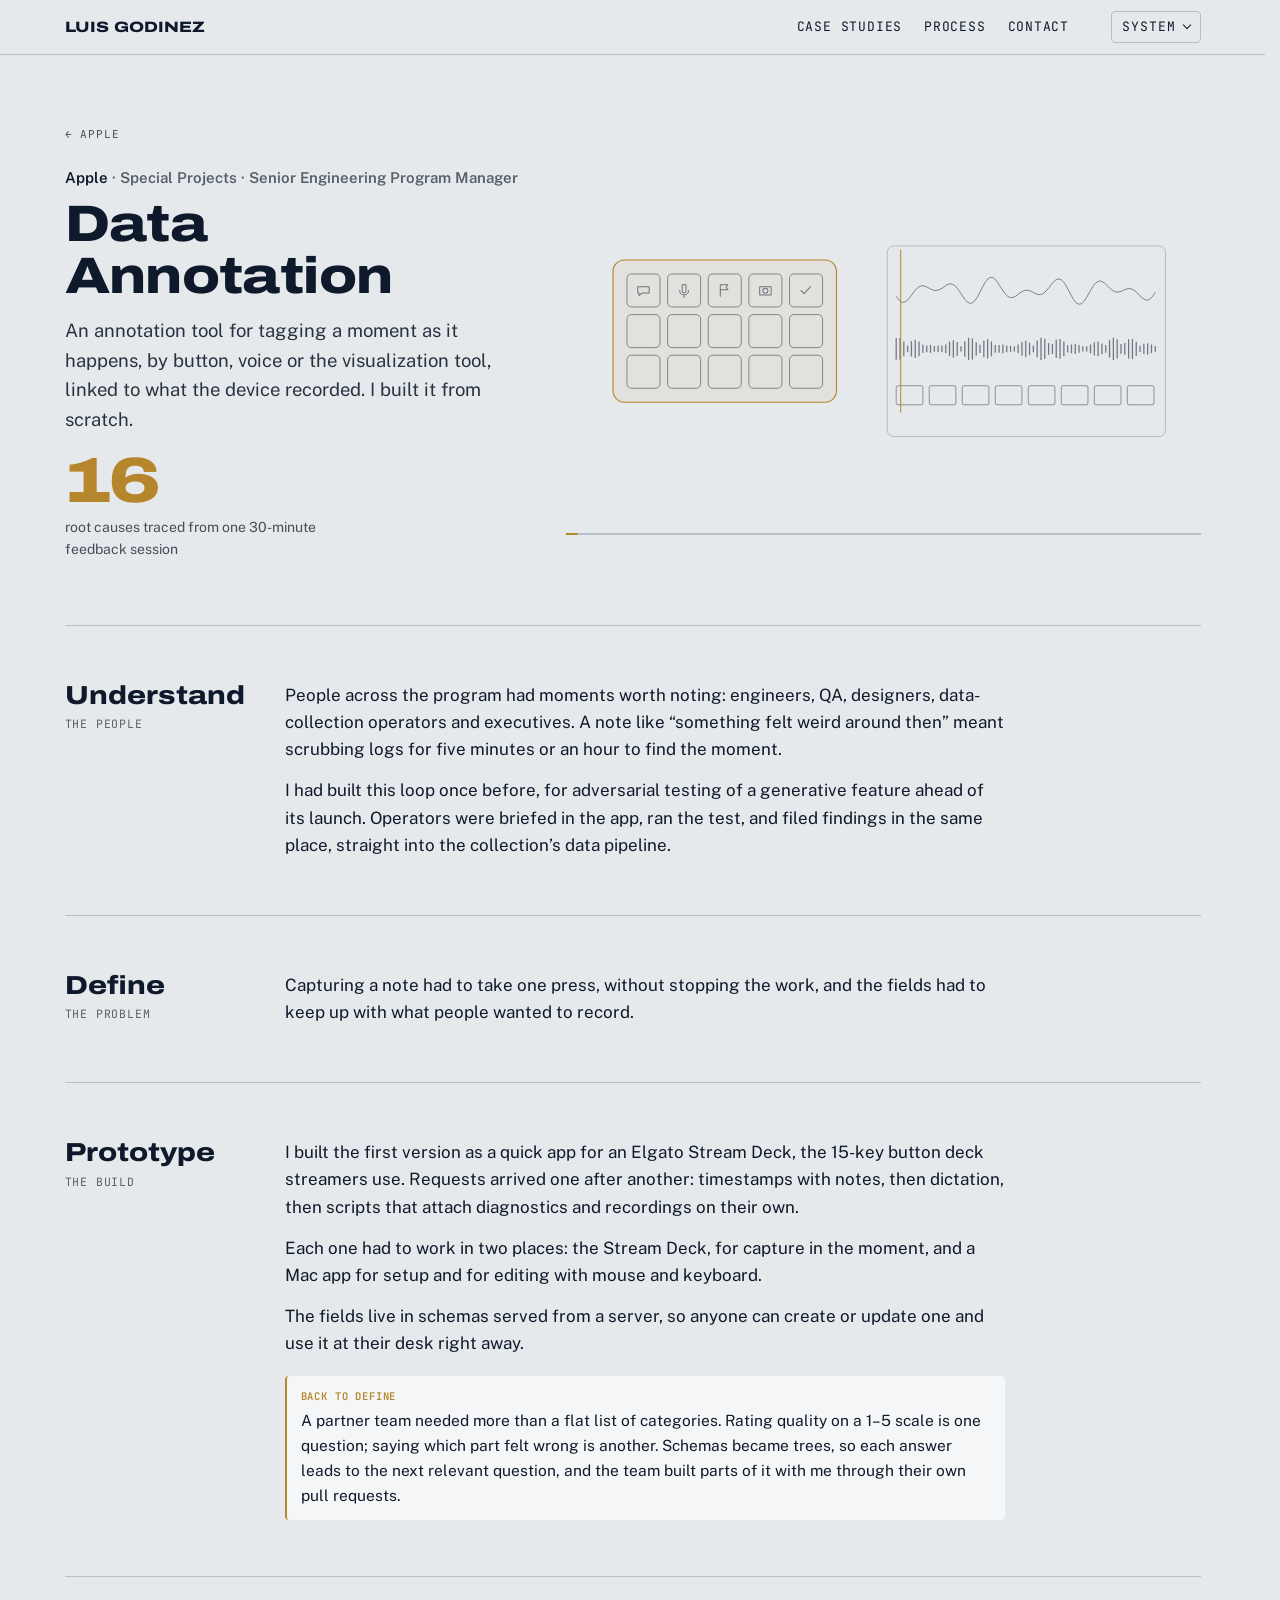
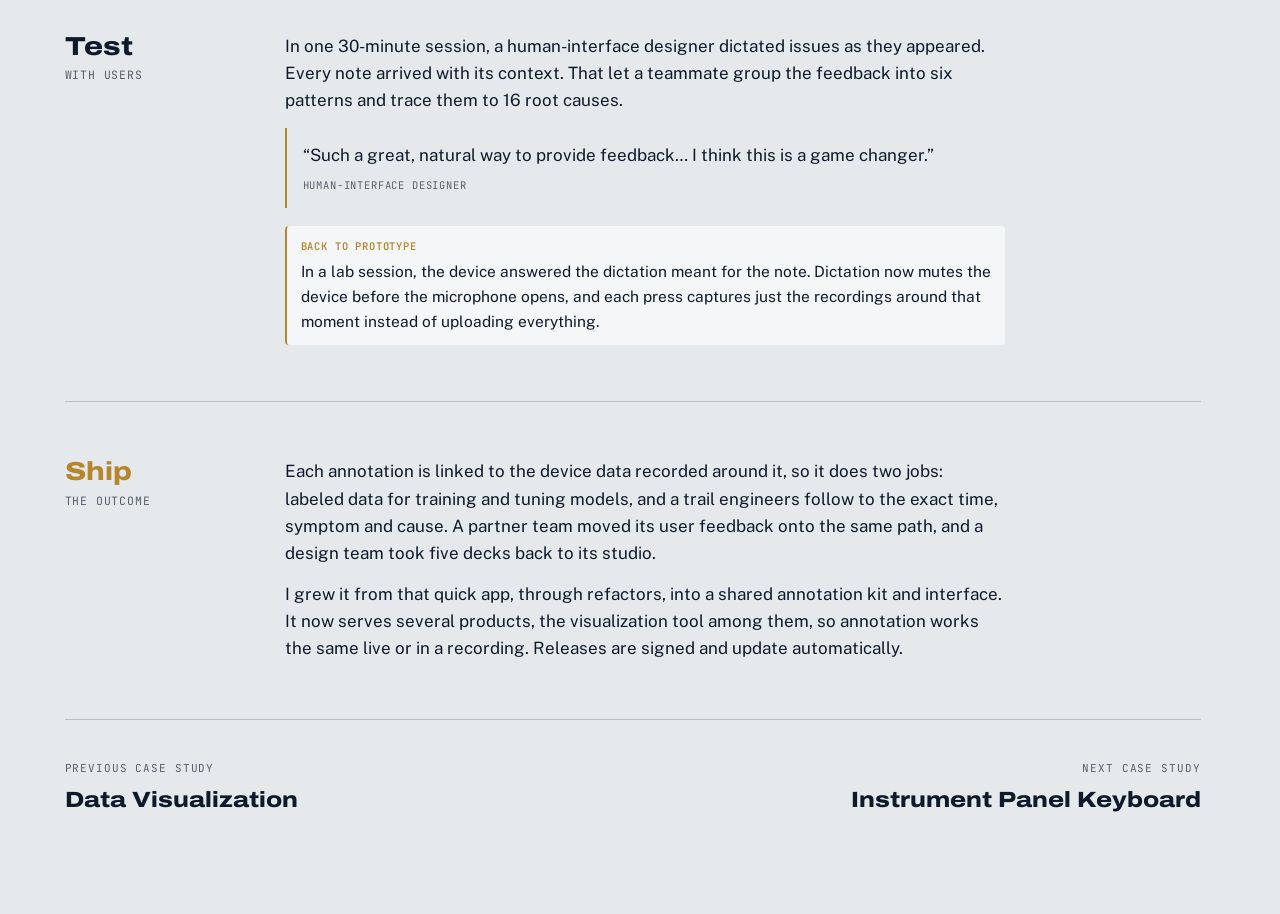
<file: feedback.html>
<!DOCTYPE html>
<html lang="en">
<head>
<meta charset="utf-8">
<meta name="viewport" content="width=device-width, initial-scale=1">
<title>Data Annotation · Luis Godinez</title>
<link rel="preconnect" href="https://fonts.googleapis.com">
<link rel="preconnect" href="https://fonts.gstatic.com" crossorigin>
<link href="https://fonts.googleapis.com/css2?family=Archivo:wdth,wght@62..125,400..900&family=Public+Sans:wght@400;500;600&family=JetBrains+Mono:wght@400;500;600&display=swap" rel="stylesheet">
<link rel="icon" href="img/favicon.svg" type="image/svg+xml">
<link rel="stylesheet" href="assets/site.css?v=4d638f4632">
<script>(function(){var t=null,ok=/^(light|dark|xray)$/,q=/[?&]theme=(light|dark|xray)\b/.exec(location.search);if(q)t=q[1];else{try{t=localStorage.getItem("theme")}catch(e){}}if(!ok.test(t))t=matchMedia("(prefers-color-scheme: dark)").matches?"dark":"light";document.documentElement.dataset.theme=t;if(/[?&]embed\b/.test(location.search))document.documentElement.classList.add("embed")})()</script>

</head>
<body class="page">

<header class="nav"><div class="wrap"><a class="name" href="index.html">LUIS GODINEZ</a><nav aria-label="Sections"><a href="index.html#work">Case studies</a><a href="index.html#process">Process</a><a href="index.html#contact">Contact</a></nav><div class="theme-pick"><button type="button" class="tp-btn" aria-haspopup="listbox" aria-expanded="false" aria-label="Theme"><span class="tp-cur">System</span></button><ul class="tp-list" role="listbox" aria-label="Theme" tabindex="-1" hidden><li role="option" data-v="system" aria-selected="false">System</li><li class="tp-sep" role="separator"></li><li role="option" data-v="light" aria-selected="false">Light</li><li role="option" data-v="dark" aria-selected="false">Dark</li><li role="option" data-v="xray" aria-selected="false">X-ray</li></ul></div></div></header>

<main>
<section class="page-hero themed">
  <div class="wrap">
    <div>
      <a class="back" href="index.html#apple">← Apple</a>
      <span class="ctx"><b>Apple</b> · Special Projects · Senior Engineering Program Manager</span>
      <h1 class="pname">Data Annotation</h1>
      <p class="pline">An annotation tool for tagging a moment as it happens, by button, voice or the visualization tool, linked to what the device recorded. I built it from scratch.</p>
      <div class="fig"><strong>16</strong><span>root causes traced from one 30-minute feedback session</span></div>
    </div>
    <div><img class="only-light" src="img/deck-note-light.svg" alt="Drawing: a 3 by 5 button deck. Keys are pressed, and each note pins onto a running timeline of device data at the moment the playhead passes"><img class="only-dark" src="img/deck-note.svg" alt="Drawing: a 3 by 5 button deck. Keys are pressed, and each note pins onto a running timeline of device data at the moment the playhead passes"><img class="only-xray" src="img/deck-note-xray.svg" alt="Drawing: a 3 by 5 button deck. Keys are pressed, and each note pins onto a running timeline of device data at the moment the playhead passes"></div>
  </div>
</section>

<div class="wrap">
  <section class="step">
    <div class="k"><b>Understand</b><span class="mono">The people</span></div>
    <div class="txt">
      <p>People across the program had moments worth noting: engineers, QA, designers, data-collection operators and executives. A note like “something felt weird around then” meant scrubbing logs for five minutes or an hour to find the moment.</p>
      <p>I had built this loop once before, for adversarial testing of a generative feature ahead of its launch. Operators were briefed in the app, ran the test, and filed findings in the same place, straight into the collection’s data pipeline.</p>
    </div>
    <div class="vis"></div>
  </section>

  <section class="step">
    <div class="k"><b>Define</b><span class="mono">The problem</span></div>
    <div class="txt"><p>Capturing a note had to take one press, without stopping the work, and the fields had to keep up with what people wanted to record.</p></div>
    <div class="vis"></div>
  </section>

  <section class="step">
    <div class="k"><b>Prototype</b><span class="mono">The build</span></div>
    <div class="txt">
      <p>I built the first version as a quick app for an Elgato Stream Deck, the 15-key button deck streamers use. Requests arrived one after another: timestamps with notes, then dictation, then scripts that attach diagnostics and recordings on their own.</p>
      <p>Each one had to work in two places: the Stream Deck, for capture in the moment, and a Mac app for setup and for editing with mouse and keyboard.</p>
      <p>The fields live in schemas served from a server, so anyone can create or update one and use it at their desk right away.</p>
      <div class="loopback"><b>Back to Define</b>A partner team needed more than a flat list of categories. Rating quality on a 1–5 scale is one question; saying which part felt wrong is another. Schemas became trees, so each answer leads to the next relevant question, and the team built parts of it with me through their own pull requests.</div>
    </div>
    <div class="vis"></div>
  </section>

  <section class="step">
    <div class="k"><b>Test</b><span class="mono">With users</span></div>
    <div class="txt">
      <p>In one 30-minute session, a human-interface designer dictated issues as they appeared. Every note arrived with its context. That let a teammate group the feedback into six patterns and trace them to 16 root causes.</p>
      <p class="quote">&ldquo;Such a great, natural way to provide feedback&hellip; I think this is a game changer.&rdquo;<span>Human-interface designer</span></p>
      <div class="loopback"><b>Back to Prototype</b>In a lab session, the device answered the dictation meant for the note. Dictation now mutes the device before the microphone opens, and each press captures just the recordings around that moment instead of uploading everything.</div>
    </div>
    <div class="vis"></div>
  </section>

  <section class="step last">
    <div class="k"><b>Ship</b><span class="mono">The outcome</span></div>
    <div class="txt">
      <p>Each annotation is linked to the device data recorded around it, so it does two jobs: labeled data for training and tuning models, and a trail engineers follow to the exact time, symptom and cause. A partner team moved its user feedback onto the same path, and a design team took five decks back to its studio.</p>
      <p>I grew it from that quick app, through refactors, into a shared annotation kit and interface. It now serves several products, the visualization tool among them, so annotation works the same live or in a recording. Releases are signed and update automatically.</p>
    </div>
    <div class="vis"></div>
  </section>

  <nav class="nextproj" aria-label="More case studies"><a href="platform.html"><span>Previous case study</span>Data Visualization</a><a href="luna.html" style="text-align:right"><span>Next case study</span>Instrument Panel Keyboard</a></nav>
</div>
</main>
<script src="assets/site.js?v=c6fc7fbf01"></script>
</body>
</html>
</file>
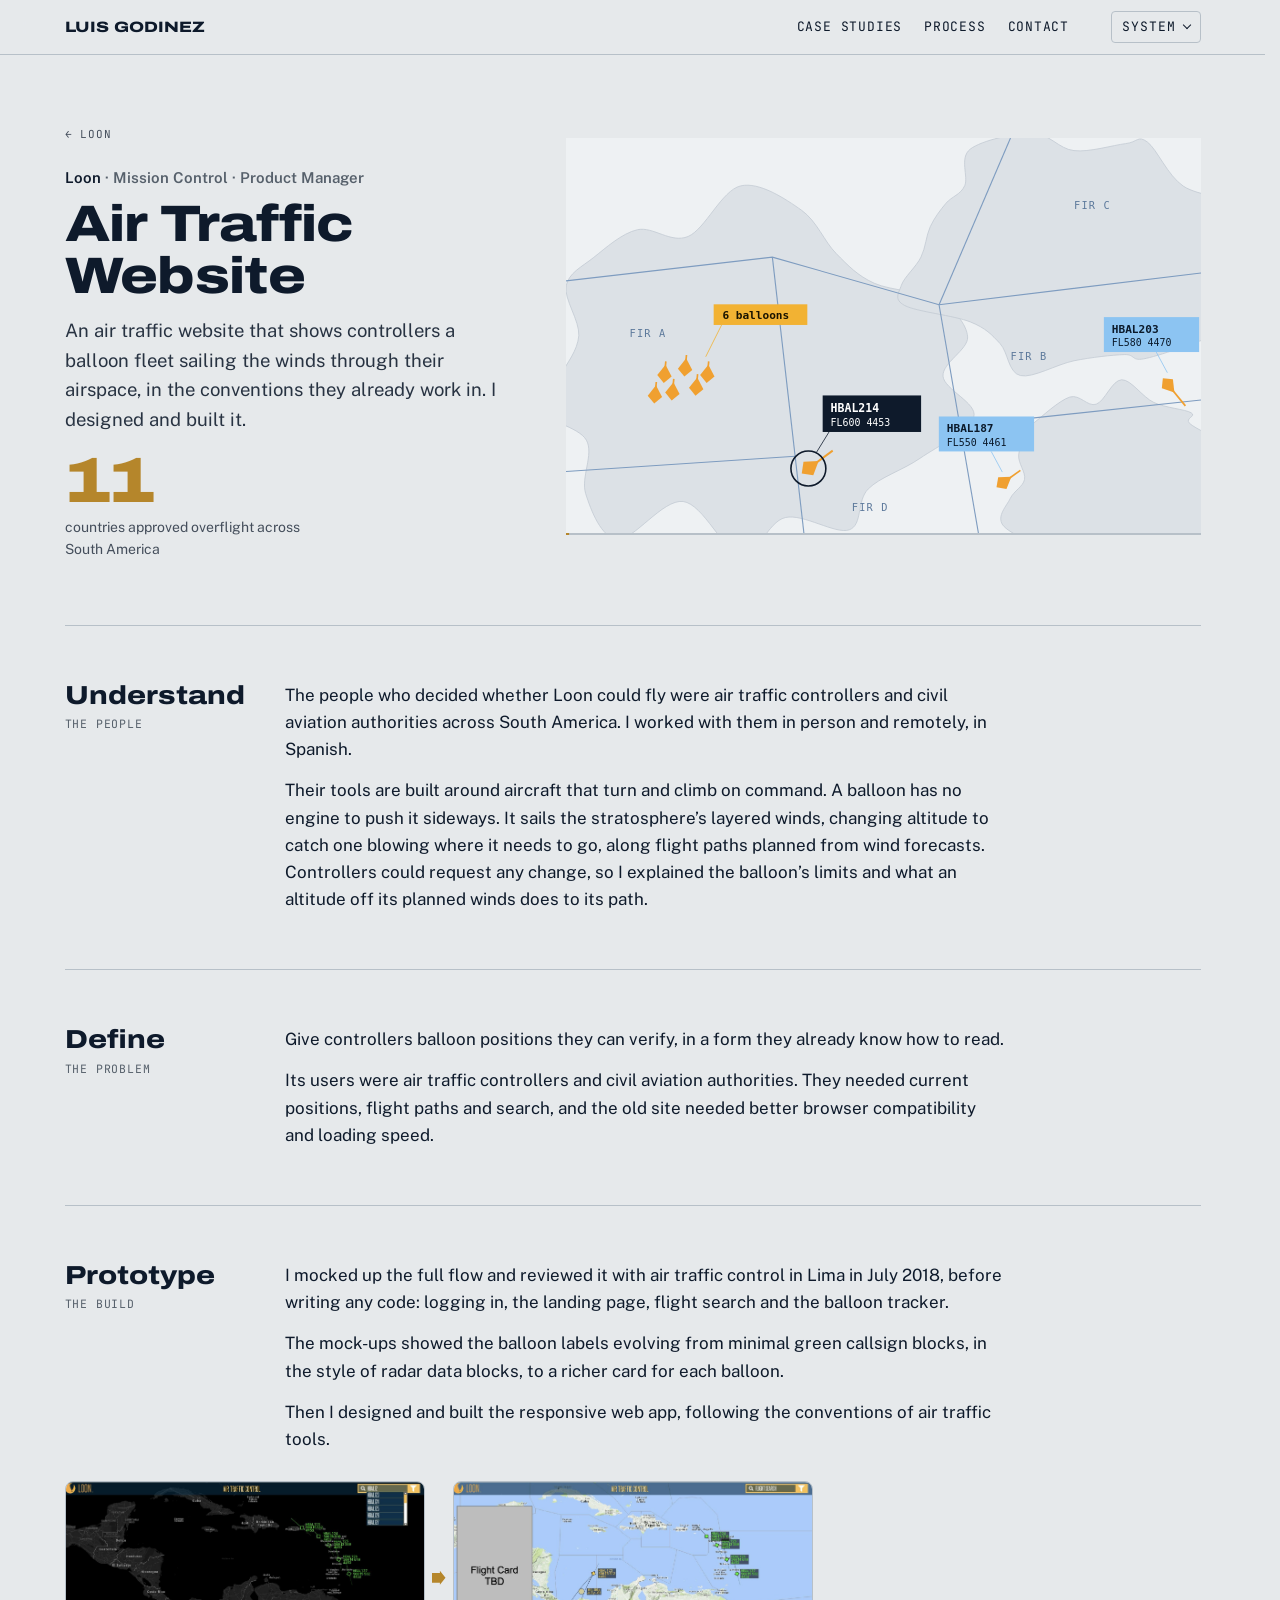
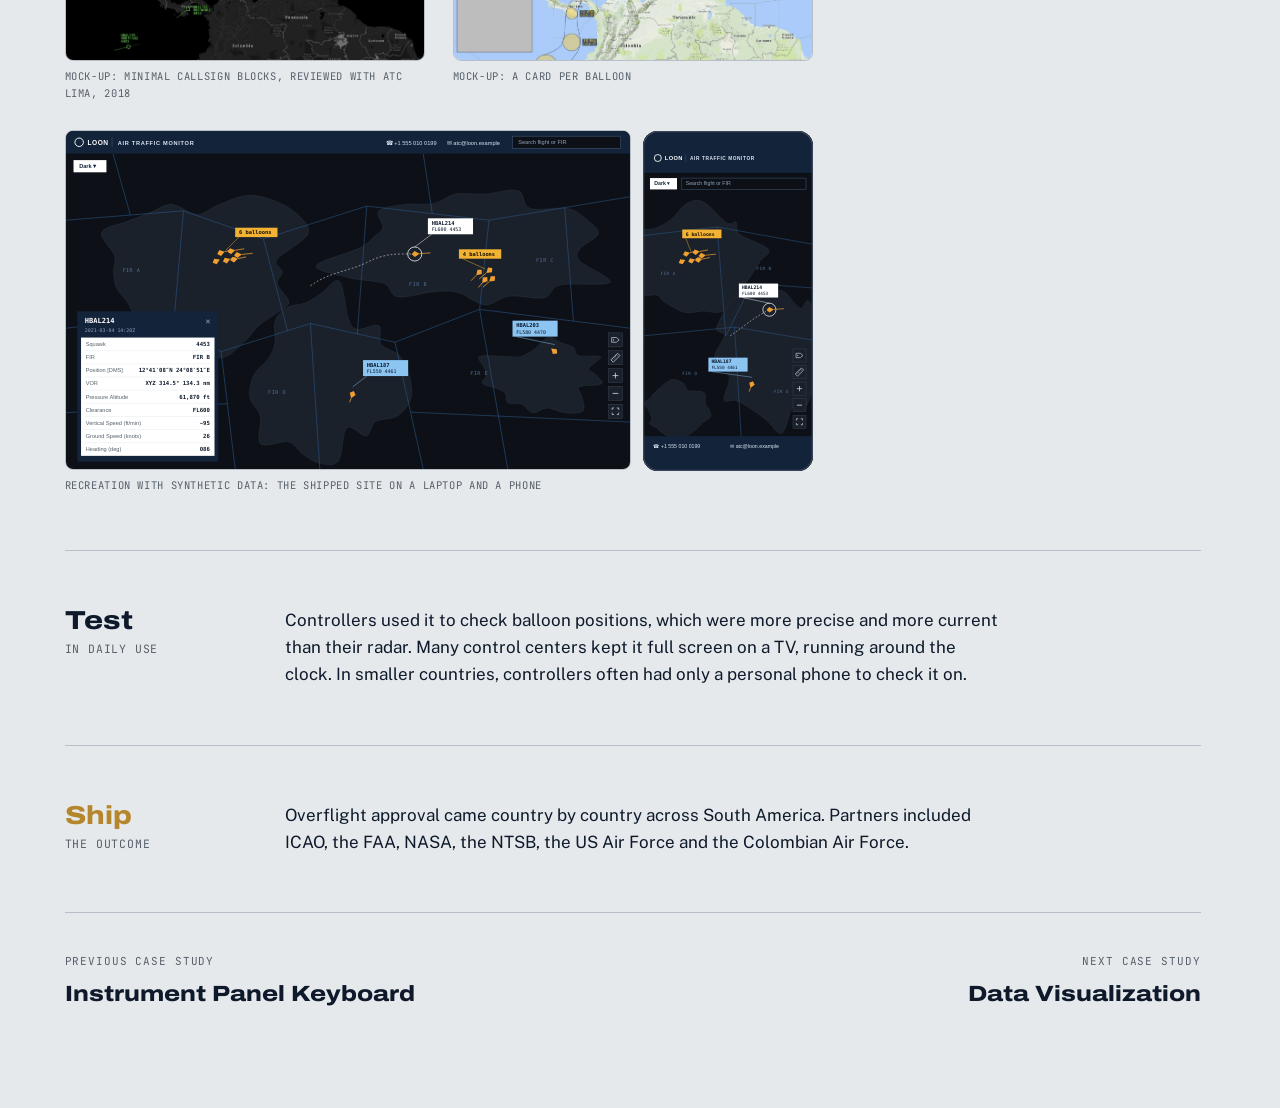
<file: loon.html>
<!DOCTYPE html>
<html lang="en">
<head>
<meta charset="utf-8">
<meta name="viewport" content="width=device-width, initial-scale=1">
<title>Air Traffic Website · Luis Godinez</title>
<link rel="preconnect" href="https://fonts.googleapis.com">
<link rel="preconnect" href="https://fonts.gstatic.com" crossorigin>
<link href="https://fonts.googleapis.com/css2?family=Archivo:wdth,wght@62..125,400..900&family=Public+Sans:wght@400;500;600&family=JetBrains+Mono:wght@400;500;600&display=swap" rel="stylesheet">
<link rel="icon" href="img/favicon.svg" type="image/svg+xml">
<link rel="stylesheet" href="assets/site.css?v=4d638f4632">
<script>(function(){var t=null,ok=/^(light|dark|xray)$/,q=/[?&]theme=(light|dark|xray)\b/.exec(location.search);if(q)t=q[1];else{try{t=localStorage.getItem("theme")}catch(e){}}if(!ok.test(t))t=matchMedia("(prefers-color-scheme: dark)").matches?"dark":"light";document.documentElement.dataset.theme=t;if(/[?&]embed\b/.test(location.search))document.documentElement.classList.add("embed")})()</script>

</head>
<body class="page">

<header class="nav"><div class="wrap"><a class="name" href="index.html">LUIS GODINEZ</a><nav aria-label="Sections"><a href="index.html#work">Case studies</a><a href="index.html#process">Process</a><a href="index.html#contact">Contact</a></nav><div class="theme-pick"><button type="button" class="tp-btn" aria-haspopup="listbox" aria-expanded="false" aria-label="Theme"><span class="tp-cur">System</span></button><ul class="tp-list" role="listbox" aria-label="Theme" tabindex="-1" hidden><li role="option" data-v="system" aria-selected="false">System</li><li class="tp-sep" role="separator"></li><li role="option" data-v="light" aria-selected="false">Light</li><li role="option" data-v="dark" aria-selected="false">Dark</li><li role="option" data-v="xray" aria-selected="false">X-ray</li></ul></div></div></header>

<main>
<section class="page-hero themed">
  <div class="wrap">
    <div>
      <a class="back" href="index.html#loon">← Loon</a>
      <span class="ctx"><b>Loon</b> · Mission Control · Product Manager</span>
      <h1 class="pname">Air Traffic Website</h1>
      <p class="pline">An air traffic website that shows controllers a balloon fleet sailing the winds through their airspace, in the conventions they already work in. I designed and built it.</p>
      <div class="fig"><strong>11</strong><span>countries approved overflight across South America</span></div>
    </div>
    <div><img class="only-light" src="img/loon-map-card-light.svg" alt="Recreation with synthetic data of the air traffic map: balloons hold their positions by flying slow loops, headings turning and leading lines changing with speed, while the selected balloon sails along its track"><img class="only-dark" src="img/loon-map-card.svg" alt="Recreation with synthetic data of the air traffic map: balloons hold their positions by flying slow loops, headings turning and leading lines changing with speed, while the selected balloon sails along its track"><img class="only-xray" src="img/loon-map-card-xray.svg" alt="Recreation with synthetic data of the air traffic map: balloons hold their positions by flying slow loops, headings turning and leading lines changing with speed, while the selected balloon sails along its track"></div>
  </div>
</section>

<div class="wrap">
  <section class="step">
    <div class="k"><b>Understand</b><span class="mono">The people</span></div>
    <div class="txt">
      <p>The people who decided whether Loon could fly were air traffic controllers and civil aviation authorities across South America. I worked with them in person and remotely, in Spanish.</p>
      <p>Their tools are built around aircraft that turn and climb on command. A balloon has no engine to push it sideways. It sails the stratosphere’s layered winds, changing altitude to catch one blowing where it needs to go, along flight paths planned from wind forecasts. Controllers could request any change, so I explained the balloon’s limits and what an altitude off its planned winds does to its path.</p>
    </div>
    <div class="vis"></div>
  </section>

  <section class="step">
    <div class="k"><b>Define</b><span class="mono">The problem</span></div>
    <div class="txt"><p>Give controllers balloon positions they can verify, in a form they already know how to read.</p><p>Its users were air traffic controllers and civil aviation authorities. They needed current positions, flight paths and search, and the old site needed better browser compatibility and loading speed.</p></div>
    <div class="vis"></div>
  </section>

  <section class="step">
    <div class="k"><b>Prototype</b><span class="mono">The build</span></div>
    <div class="txt">
      <p>I mocked up the full flow and reviewed it with air traffic control in Lima in July 2018, before writing any code: logging in, the landing page, flight search and the balloon tracker.</p><p>The mock-ups showed the balloon labels evolving from minimal green callsign blocks, in the style of radar data blocks, to a richer card for each balloon.</p><p>Then I designed and built the responsive web app, following the conventions of air traffic tools.</p>
    </div>
    <div class="vis seq" style="--ratio:2/1;--arrow-y:44%">
      <figure><img src="img/loon-callsign-mock.jpg" alt="Earlier mock-up: balloons labeled with minimal green callsign blocks, and flight search"><figcaption>Mock-up: minimal callsign blocks, reviewed with ATC Lima, 2018</figcaption></figure>
      <figure><img src="img/loon-predicted-path-mock.jpg" alt="Later mock-up: a card for each balloon, with an early idea for a predicted path drawn as growing circles"><figcaption>Mock-up: a card per balloon</figcaption></figure>
    </div>
    <div class="vis">
      <figure><div style="display:grid;grid-template-columns:10fr 3fr;gap:12px;align-items:end"><img src="img/loon-atc-recreation.svg" alt="Recreation of the air traffic website: a dark map with flight information region boundaries, balloon group and callsign tags, map controls, and a flight card"><img src="img/loon-atc-phone.svg" style="border:0;background:none" alt="The same recreation on a phone: map, tags and controls in a narrow layout"></div><figcaption>Recreation with synthetic data: the shipped site on a laptop and a phone</figcaption></figure>
    </div>
  </section>

  <section class="step">
    <div class="k"><b>Test</b><span class="mono">In daily use</span></div>
    <div class="txt">
      <p>Controllers used it to check balloon positions, which were more precise and more current than their radar. Many control centers kept it full screen on a TV, running around the clock. In smaller countries, controllers often had only a personal phone to check it on.</p>
      
    </div>
    <div class="vis"></div>
  </section>

  <section class="step last">
    <div class="k"><b>Ship</b><span class="mono">The outcome</span></div>
    <div class="txt"><p>Overflight approval came country by country across South America. Partners included ICAO, the FAA, NASA, the NTSB, the US Air Force and the Colombian Air Force.</p></div>
    <div class="vis"></div>
  </section>


  <nav class="nextproj" aria-label="More case studies"><a href="luna.html"><span>Previous case study</span>Instrument Panel Keyboard</a><a href="platform.html" style="text-align:right"><span>Next case study</span>Data Visualization</a></nav>
</div>
</main>
<script src="assets/site.js?v=c6fc7fbf01"></script>
</body>
</html>
</file>
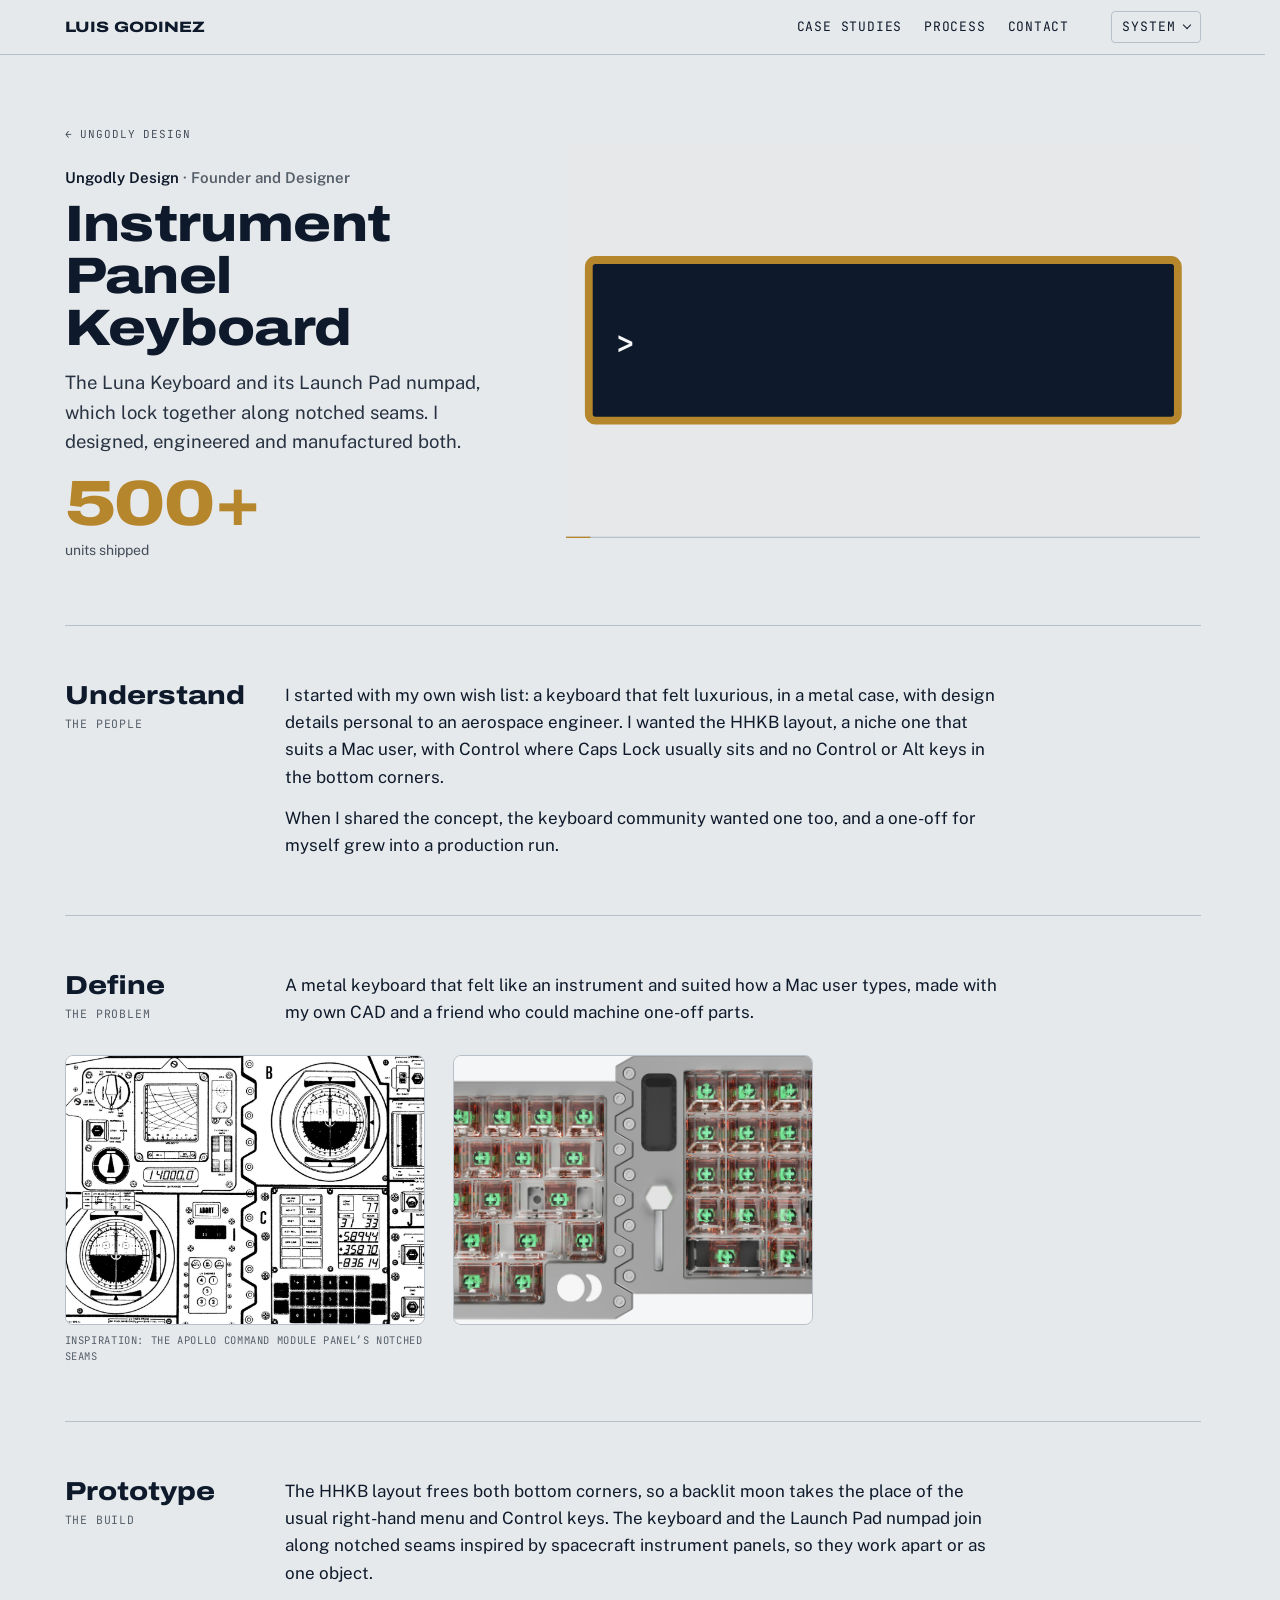
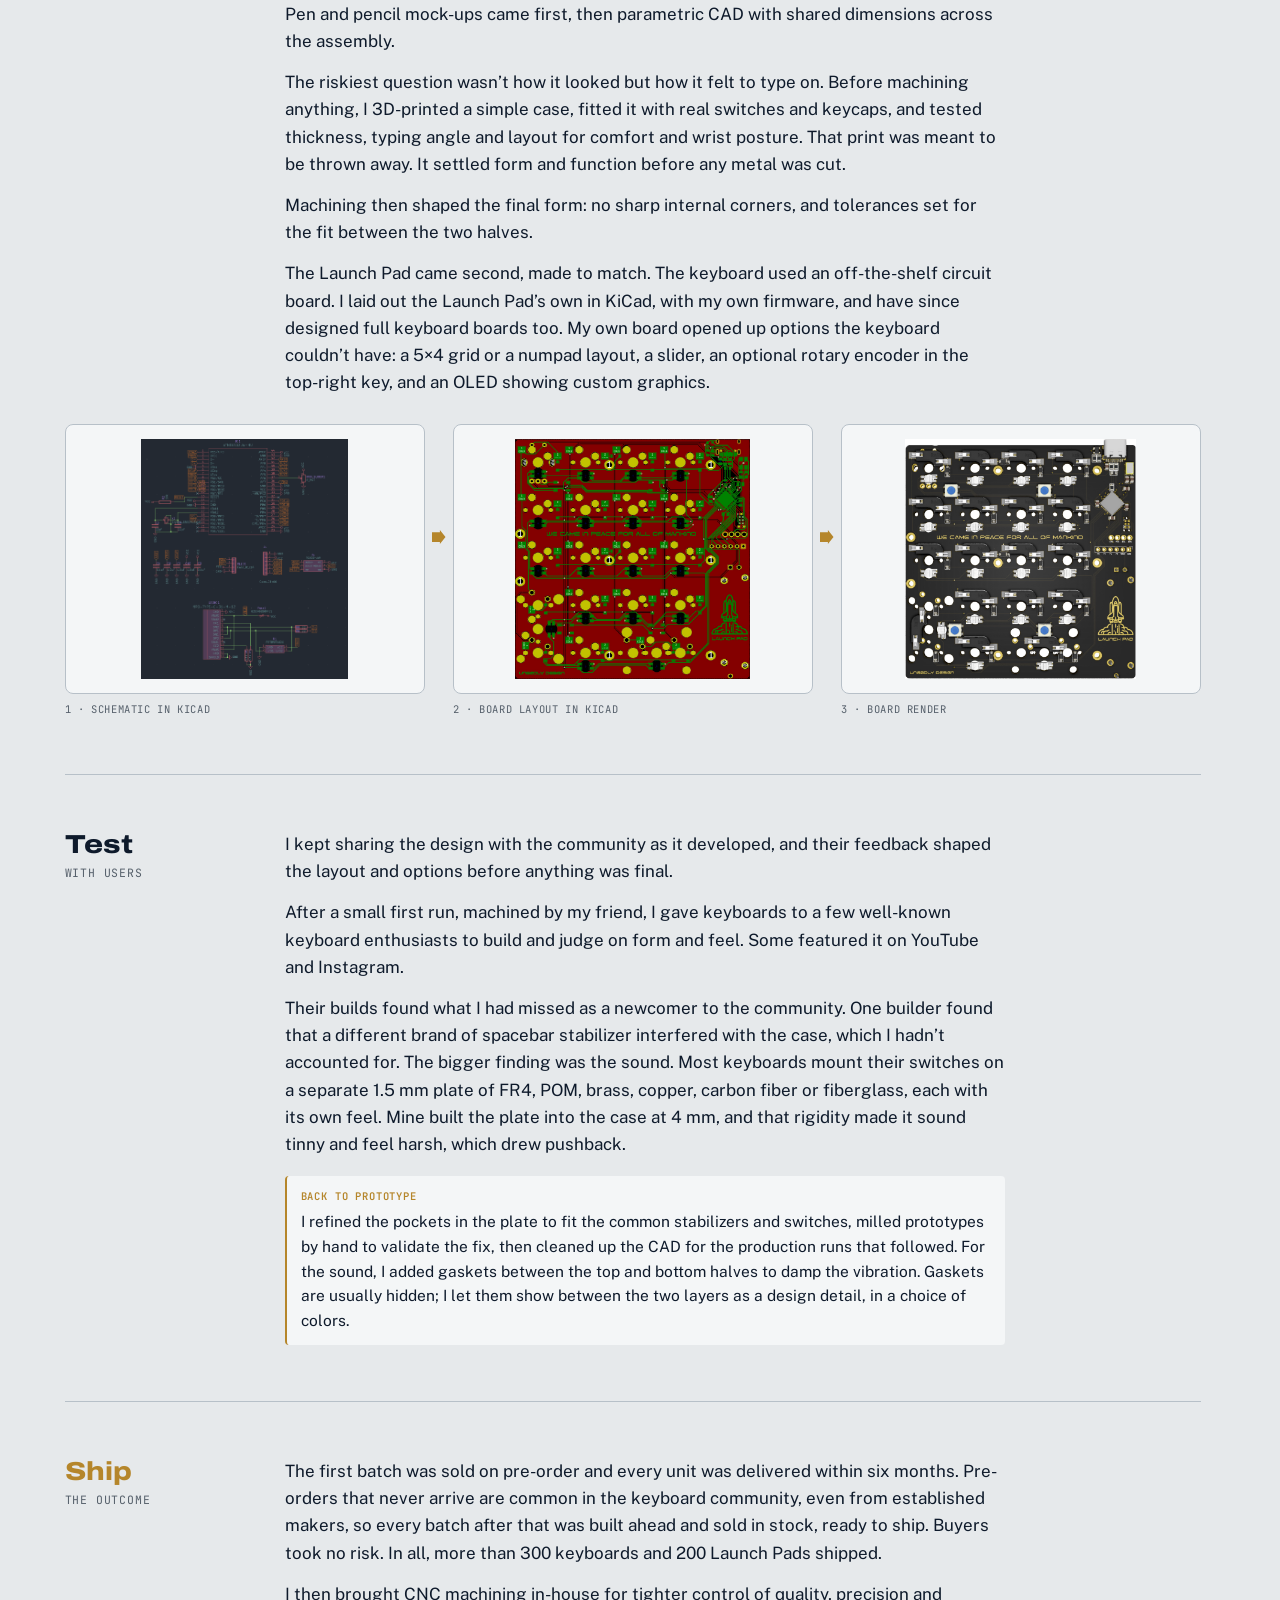
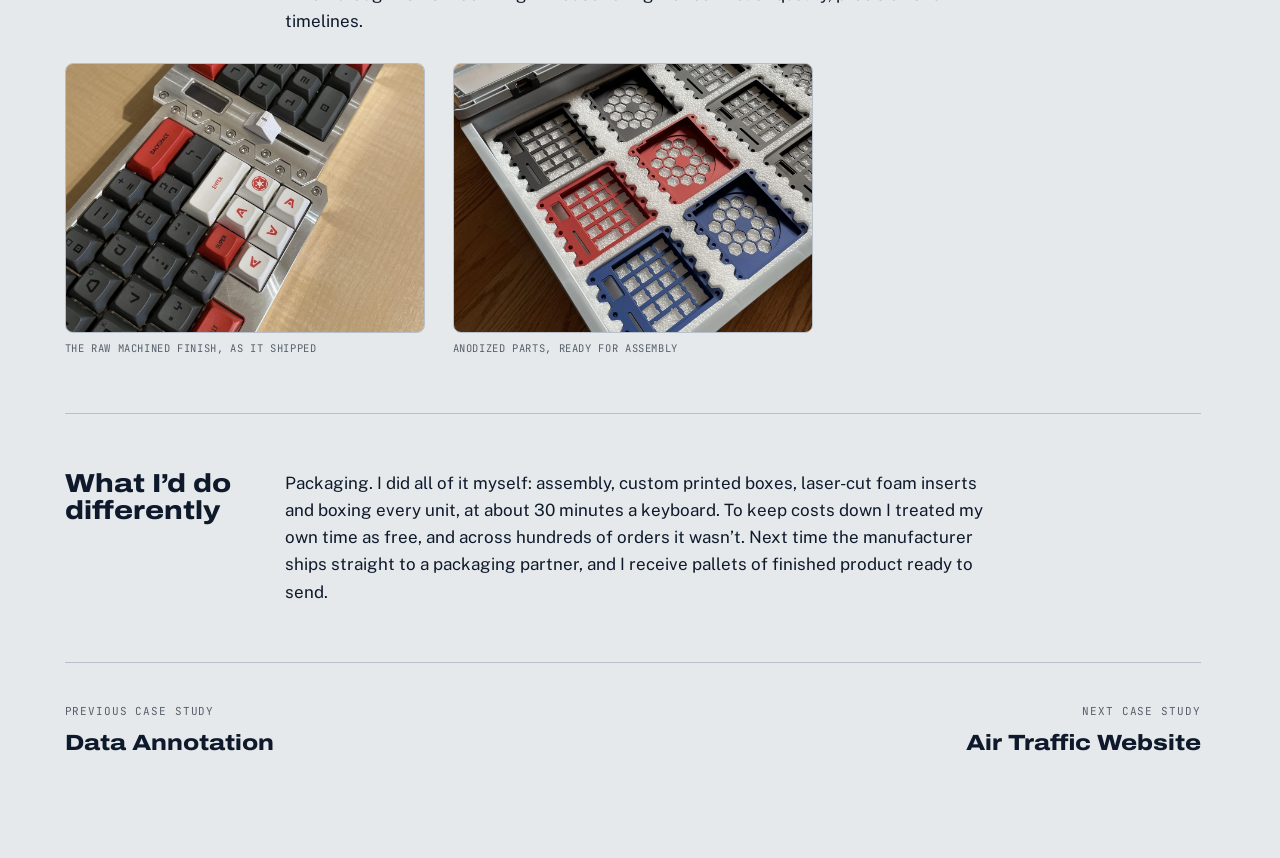
<file: luna.html>
<!DOCTYPE html>
<html lang="en">
<head>
<meta charset="utf-8">
<meta name="viewport" content="width=device-width, initial-scale=1">
<title>Instrument Panel Keyboard · Luis Godinez</title>
<link rel="preconnect" href="https://fonts.googleapis.com">
<link rel="preconnect" href="https://fonts.gstatic.com" crossorigin>
<link href="https://fonts.googleapis.com/css2?family=Archivo:wdth,wght@62..125,400..900&family=Public+Sans:wght@400;500;600&family=JetBrains+Mono:wght@400;500;600&display=swap" rel="stylesheet">
<link rel="icon" href="img/favicon.svg" type="image/svg+xml">
<link rel="stylesheet" href="assets/site.css?v=4d638f4632">
<script>(function(){var t=null,ok=/^(light|dark|xray)$/,q=/[?&]theme=(light|dark|xray)\b/.exec(location.search);if(q)t=q[1];else{try{t=localStorage.getItem("theme")}catch(e){}}if(!ok.test(t))t=matchMedia("(prefers-color-scheme: dark)").matches?"dark":"light";document.documentElement.dataset.theme=t;if(/[?&]embed\b/.test(location.search))document.documentElement.classList.add("embed")})()</script>

</head>
<body class="page">

<header class="nav"><div class="wrap"><a class="name" href="index.html">LUIS GODINEZ</a><nav aria-label="Sections"><a href="index.html#work">Case studies</a><a href="index.html#process">Process</a><a href="index.html#contact">Contact</a></nav><div class="theme-pick"><button type="button" class="tp-btn" aria-haspopup="listbox" aria-expanded="false" aria-label="Theme"><span class="tp-cur">System</span></button><ul class="tp-list" role="listbox" aria-label="Theme" tabindex="-1" hidden><li role="option" data-v="system" aria-selected="false">System</li><li class="tp-sep" role="separator"></li><li role="option" data-v="light" aria-selected="false">Light</li><li role="option" data-v="dark" aria-selected="false">Dark</li><li role="option" data-v="xray" aria-selected="false">X-ray</li></ul></div></div></header>

<main>
<section class="page-hero themed">
  <div class="wrap">
    <div>
      <a class="back" href="index.html#ungodly">← Ungodly Design</a>
      <span class="ctx"><b>Ungodly Design</b> · Founder and Designer</span>
      <h1 class="pname">Instrument Panel Keyboard</h1>
      <p class="pline">The Luna Keyboard and its Launch Pad numpad, which lock together along notched seams. I designed, engineered and manufactured both.</p>
      <div class="fig"><strong>500+</strong><span>units shipped</span></div>
    </div><svg id="lh-svg" class="luna-anim" data-hold="11.3" style="display:block;width:100%;height:auto" xmlns="http://www.w3.org/2000/svg" viewBox="0 0 1000 625" role="img" aria-label="Drawing: a terminal types INITIATE LAUNCH SEQUENCE and boot lines stream, then the view pulls back and turns upright to show the Launch Pad's screen and the keyboard, and the Launch Pad slides in and locks along the notched seam"><style>#lh-svg{--k-accent:var(--accent);--k-ink:var(--text);--k-knob:var(--surface-raised);--k-key:color-mix(in srgb,var(--text) 58%,transparent);--k-tint:color-mix(in srgb,var(--accent) 7%,transparent);--k-odark:#0E1A2B;--k-olit:#F4F6F7}[data-theme="dark"] #lh-svg{--k-odark:#05070A;--k-olit:#E6E9EB}[data-theme="xray"] #lh-svg{--k-odark:#030507;--k-olit:#9DFF5A}</style><g><animate attributeName="opacity" values="0;1;1;0;0" keyTimes="0.0000;0.0250;0.9583;0.9917;1.0000" dur="12.0s" repeatCount="indefinite"/><g transform="translate(500.0,312.5)"><g><animateTransform attributeName="transform" type="rotate" values="-90.000;-90.000;-87.480;-80.640;-70.560;-58.320;-45.000;-31.680;-19.440;-9.360;-2.520;0.000;0.000;0.000;0.000;0.000;0.000;0.000;0.000;0.000;0.000;0.000;0.000;0.000;-90.000;-90.000" keyTimes="0.0000;0.4583;0.4733;0.4883;0.5033;0.5183;0.5333;0.5483;0.5633;0.5783;0.5933;0.6083;0.6667;0.6775;0.6883;0.6992;0.7100;0.7208;0.7317;0.7425;0.7533;0.7642;0.7750;0.9933;0.9958;1.0000" dur="12.0s" repeatCount="indefinite"/><g><animateTransform attributeName="transform" type="scale" values="10.2273;10.2273;9.8088;8.7572;7.4094;6.0486;4.8500;3.8890;3.1747;2.6861;2.3981;2.3000;2.3000;2.2470;2.1092;1.9213;1.7155;1.5166;1.3407;1.1971;1.0905;1.0236;1.0000;1.0000;10.2273;10.2273" keyTimes="0.0000;0.4583;0.4733;0.4883;0.5033;0.5183;0.5333;0.5483;0.5633;0.5783;0.5933;0.6083;0.6667;0.6775;0.6883;0.6992;0.7100;0.7208;0.7317;0.7425;0.7533;0.7642;0.7750;0.9933;0.9958;1.0000" dur="12.0s" repeatCount="indefinite"/><g><animateTransform attributeName="transform" type="translate" values="-752.00 -76.33;-752.00 -76.33;-754.30 -77.65;-760.53 -81.22;-769.71 -86.49;-780.86 -92.88;-793.00 -99.83;-805.14 -106.79;-816.29 -113.18;-825.47 -118.45;-831.70 -122.02;-834.00 -123.33;-834.00 -123.33;-824.45 -123.68;-798.54 -124.62;-760.34 -126.00;-713.97 -127.67;-663.50 -129.50;-613.03 -131.33;-566.66 -133.00;-528.46 -134.38;-502.55 -135.32;-493.00 -135.67;-493.00 -135.67;-752.00 -76.33;-752.00 -76.33" keyTimes="0.0000;0.4583;0.4733;0.4883;0.5033;0.5183;0.5333;0.5483;0.5633;0.5783;0.5933;0.6083;0.6667;0.6775;0.6883;0.6992;0.7100;0.7208;0.7317;0.7425;0.7533;0.7642;0.7750;0.9933;0.9958;1.0000" dur="12.0s" repeatCount="indefinite"/><g id="lh-world"><g><animate attributeName="opacity" values="0.14;0.14;1;1;0.14;0.14" keyTimes="0.0000;0.4667;0.5833;0.9958;0.9967;1.0000" dur="12.0s" repeatCount="indefinite"/><path d="M22.0,43.5 Q22.0,40.0 25.5,40.0 L640.5,40.0 Q644.0,40.0 644.0,43.5 L644.0,53.2 Q644.0,56.7 641.5,59.1 L636.5,64.2 Q634.0,66.7 634.0,70.2 L634.0,77.8 Q634.0,81.3 636.5,83.8 L641.5,88.9 Q644.0,91.3 644.0,94.8 L644.0,102.5 Q644.0,106.0 641.5,108.5 L636.5,113.5 Q634.0,116.0 634.0,119.5 L634.0,127.2 Q634.0,130.7 636.5,133.1 L641.5,138.2 Q644.0,140.7 644.0,144.2 L644.0,151.8 Q644.0,155.3 641.5,157.8 L636.5,162.9 Q634.0,165.3 634.0,168.8 L634.0,176.5 Q634.0,180.0 636.5,182.5 L641.5,187.5 Q644.0,190.0 644.0,193.5 L644.0,201.2 Q644.0,204.7 641.5,207.1 L636.5,212.2 Q634.0,214.7 634.0,218.2 L634.0,225.8 Q634.0,229.3 636.5,231.8 L641.5,236.9 Q644.0,239.3 644.0,242.8 L644.0,252.5 Q644.0,256.0 640.5,256.0 L25.5,256.0 Q22.0,256.0 22.0,252.5 L22.0,242.8 Q22.0,239.3 24.5,236.9 L29.5,231.8 Q32.0,229.3 32.0,225.8 L32.0,218.2 Q32.0,214.7 29.5,212.2 L24.5,207.1 Q22.0,204.7 22.0,201.2 L22.0,193.5 Q22.0,190.0 24.5,187.5 L29.5,182.5 Q32.0,180.0 32.0,176.5 L32.0,168.8 Q32.0,165.3 29.5,162.9 L24.5,157.8 Q22.0,155.3 22.0,151.8 L22.0,144.2 Q22.0,140.7 24.5,138.2 L29.5,133.1 Q32.0,130.7 32.0,127.2 L32.0,119.5 Q32.0,116.0 29.5,113.5 L24.5,108.5 Q22.0,106.0 22.0,102.5 L22.0,94.8 Q22.0,91.3 24.5,88.9 L29.5,83.8 Q32.0,81.3 32.0,77.8 L32.0,70.2 Q32.0,66.7 29.5,64.2 L24.5,59.1 Q22.0,56.7 22.0,53.2 Z" fill="var(--k-tint)" stroke="var(--k-accent)" stroke-width="1.6"/><rect x="50.0" y="55.0" width="34.0" height="34.0" rx="3" fill="none" stroke="var(--k-key)" stroke-width="1.2"/><rect x="88.0" y="55.0" width="34.0" height="34.0" rx="3" fill="none" stroke="var(--k-key)" stroke-width="1.2"/><rect x="126.0" y="55.0" width="34.0" height="34.0" rx="3" fill="none" stroke="var(--k-key)" stroke-width="1.2"/><rect x="164.0" y="55.0" width="34.0" height="34.0" rx="3" fill="none" stroke="var(--k-key)" stroke-width="1.2"/><rect x="202.0" y="55.0" width="34.0" height="34.0" rx="3" fill="none" stroke="var(--k-key)" stroke-width="1.2"/><rect x="240.0" y="55.0" width="34.0" height="34.0" rx="3" fill="none" stroke="var(--k-key)" stroke-width="1.2"/><rect x="278.0" y="55.0" width="34.0" height="34.0" rx="3" fill="none" stroke="var(--k-key)" stroke-width="1.2"/><rect x="316.0" y="55.0" width="34.0" height="34.0" rx="3" fill="none" stroke="var(--k-key)" stroke-width="1.2"/><rect x="354.0" y="55.0" width="34.0" height="34.0" rx="3" fill="none" stroke="var(--k-key)" stroke-width="1.2"/><rect x="392.0" y="55.0" width="34.0" height="34.0" rx="3" fill="none" stroke="var(--k-key)" stroke-width="1.2"/><rect x="430.0" y="55.0" width="34.0" height="34.0" rx="3" fill="none" stroke="var(--k-key)" stroke-width="1.2"/><rect x="468.0" y="55.0" width="34.0" height="34.0" rx="3" fill="none" stroke="var(--k-key)" stroke-width="1.2"/><rect x="506.0" y="55.0" width="34.0" height="34.0" rx="3" fill="none" stroke="var(--k-key)" stroke-width="1.2"/><rect x="544.0" y="55.0" width="34.0" height="34.0" rx="3" fill="none" stroke="var(--k-key)" stroke-width="1.2"/><rect x="582.0" y="55.0" width="34.0" height="34.0" rx="3" fill="none" stroke="var(--k-key)" stroke-width="1.2"/><rect x="50.0" y="93.0" width="53.0" height="34.0" rx="3" fill="none" stroke="var(--k-key)" stroke-width="1.2"/><rect x="107.0" y="93.0" width="34.0" height="34.0" rx="3" fill="none" stroke="var(--k-key)" stroke-width="1.2"/><rect x="145.0" y="93.0" width="34.0" height="34.0" rx="3" fill="none" stroke="var(--k-key)" stroke-width="1.2"/><rect x="183.0" y="93.0" width="34.0" height="34.0" rx="3" fill="none" stroke="var(--k-key)" stroke-width="1.2"/><rect x="221.0" y="93.0" width="34.0" height="34.0" rx="3" fill="none" stroke="var(--k-key)" stroke-width="1.2"/><rect x="259.0" y="93.0" width="34.0" height="34.0" rx="3" fill="none" stroke="var(--k-key)" stroke-width="1.2"/><rect x="297.0" y="93.0" width="34.0" height="34.0" rx="3" fill="none" stroke="var(--k-key)" stroke-width="1.2"/><rect x="335.0" y="93.0" width="34.0" height="34.0" rx="3" fill="none" stroke="var(--k-key)" stroke-width="1.2"/><rect x="373.0" y="93.0" width="34.0" height="34.0" rx="3" fill="none" stroke="var(--k-key)" stroke-width="1.2"/><rect x="411.0" y="93.0" width="34.0" height="34.0" rx="3" fill="none" stroke="var(--k-key)" stroke-width="1.2"/><rect x="449.0" y="93.0" width="34.0" height="34.0" rx="3" fill="none" stroke="var(--k-key)" stroke-width="1.2"/><rect x="487.0" y="93.0" width="34.0" height="34.0" rx="3" fill="none" stroke="var(--k-key)" stroke-width="1.2"/><rect x="525.0" y="93.0" width="34.0" height="34.0" rx="3" fill="none" stroke="var(--k-key)" stroke-width="1.2"/><rect x="563.0" y="93.0" width="53.0" height="34.0" rx="3" fill="none" stroke="var(--k-key)" stroke-width="1.2"/><rect x="50.0" y="131.0" width="62.5" height="34.0" rx="3" fill="none" stroke="var(--k-key)" stroke-width="1.2"/><rect x="116.5" y="131.0" width="34.0" height="34.0" rx="3" fill="none" stroke="var(--k-key)" stroke-width="1.2"/><rect x="154.5" y="131.0" width="34.0" height="34.0" rx="3" fill="none" stroke="var(--k-key)" stroke-width="1.2"/><rect x="192.5" y="131.0" width="34.0" height="34.0" rx="3" fill="none" stroke="var(--k-key)" stroke-width="1.2"/><rect x="230.5" y="131.0" width="34.0" height="34.0" rx="3" fill="none" stroke="var(--k-key)" stroke-width="1.2"/><rect x="268.5" y="131.0" width="34.0" height="34.0" rx="3" fill="none" stroke="var(--k-key)" stroke-width="1.2"/><rect x="306.5" y="131.0" width="34.0" height="34.0" rx="3" fill="none" stroke="var(--k-key)" stroke-width="1.2"/><rect x="344.5" y="131.0" width="34.0" height="34.0" rx="3" fill="none" stroke="var(--k-key)" stroke-width="1.2"/><rect x="382.5" y="131.0" width="34.0" height="34.0" rx="3" fill="none" stroke="var(--k-key)" stroke-width="1.2"/><rect x="420.5" y="131.0" width="34.0" height="34.0" rx="3" fill="none" stroke="var(--k-key)" stroke-width="1.2"/><rect x="458.5" y="131.0" width="34.0" height="34.0" rx="3" fill="none" stroke="var(--k-key)" stroke-width="1.2"/><rect x="496.5" y="131.0" width="34.0" height="34.0" rx="3" fill="none" stroke="var(--k-key)" stroke-width="1.2"/><rect x="534.5" y="131.0" width="81.5" height="34.0" rx="3" fill="none" stroke="var(--k-key)" stroke-width="1.2"/><rect x="50.0" y="169.0" width="81.5" height="34.0" rx="3" fill="none" stroke="var(--k-key)" stroke-width="1.2"/><rect x="135.5" y="169.0" width="34.0" height="34.0" rx="3" fill="none" stroke="var(--k-key)" stroke-width="1.2"/><rect x="173.5" y="169.0" width="34.0" height="34.0" rx="3" fill="none" stroke="var(--k-key)" stroke-width="1.2"/><rect x="211.5" y="169.0" width="34.0" height="34.0" rx="3" fill="none" stroke="var(--k-key)" stroke-width="1.2"/><rect x="249.5" y="169.0" width="34.0" height="34.0" rx="3" fill="none" stroke="var(--k-key)" stroke-width="1.2"/><rect x="287.5" y="169.0" width="34.0" height="34.0" rx="3" fill="none" stroke="var(--k-key)" stroke-width="1.2"/><rect x="325.5" y="169.0" width="34.0" height="34.0" rx="3" fill="none" stroke="var(--k-key)" stroke-width="1.2"/><rect x="363.5" y="169.0" width="34.0" height="34.0" rx="3" fill="none" stroke="var(--k-key)" stroke-width="1.2"/><rect x="401.5" y="169.0" width="34.0" height="34.0" rx="3" fill="none" stroke="var(--k-key)" stroke-width="1.2"/><rect x="439.5" y="169.0" width="34.0" height="34.0" rx="3" fill="none" stroke="var(--k-key)" stroke-width="1.2"/><rect x="477.5" y="169.0" width="34.0" height="34.0" rx="3" fill="none" stroke="var(--k-key)" stroke-width="1.2"/><rect x="515.5" y="169.0" width="62.5" height="34.0" rx="3" fill="none" stroke="var(--k-key)" stroke-width="1.2"/><rect x="582.0" y="169.0" width="34.0" height="34.0" rx="3" fill="none" stroke="var(--k-key)" stroke-width="1.2"/><rect x="107.0" y="207.0" width="34.0" height="34.0" rx="3" fill="none" stroke="var(--k-key)" stroke-width="1.2"/><rect x="145.0" y="207.0" width="53.0" height="34.0" rx="3" fill="none" stroke="var(--k-key)" stroke-width="1.2"/><rect x="202.0" y="207.0" width="262.0" height="34.0" rx="3" fill="none" stroke="var(--k-key)" stroke-width="1.2"/><rect x="468.0" y="207.0" width="53.0" height="34.0" rx="3" fill="none" stroke="var(--k-key)" stroke-width="1.2"/><rect x="525.0" y="207.0" width="34.0" height="34.0" rx="3" fill="none" stroke="var(--k-key)" stroke-width="1.2"/><circle cx="584.6" cy="224.0" r="13.4" fill="none" stroke="var(--k-accent)" stroke-width="1.4"/><path d="M599.1,210.9 A13.2,13.2 0 1 1 599.1,237.1 A18.85,18.85 0 0 0 599.1,210.9Z" fill="none" stroke="var(--k-accent)" stroke-width="1.4" stroke-linejoin="round"/><circle cx="31.0" cy="49.3" r="4" fill="none" stroke="var(--k-accent)" stroke-width="1.1"></circle><circle cx="31.0" cy="49.3" r="1.6" fill="none" stroke="var(--k-accent)" stroke-width="1"/><circle cx="31.0" cy="98.7" r="4" fill="none" stroke="var(--k-accent)" stroke-width="1.1"></circle><circle cx="31.0" cy="98.7" r="1.6" fill="none" stroke="var(--k-accent)" stroke-width="1"/><circle cx="31.0" cy="148.0" r="4" fill="none" stroke="var(--k-accent)" stroke-width="1.1"></circle><circle cx="31.0" cy="148.0" r="1.6" fill="none" stroke="var(--k-accent)" stroke-width="1"/><circle cx="31.0" cy="197.3" r="4" fill="none" stroke="var(--k-accent)" stroke-width="1.1"></circle><circle cx="31.0" cy="197.3" r="1.6" fill="none" stroke="var(--k-accent)" stroke-width="1"/><circle cx="31.0" cy="246.7" r="4" fill="none" stroke="var(--k-accent)" stroke-width="1.1"></circle><circle cx="31.0" cy="246.7" r="1.6" fill="none" stroke="var(--k-accent)" stroke-width="1"/><circle cx="635.0" cy="49.3" r="4" fill="none" stroke="var(--k-accent)" stroke-width="1.1"><animate attributeName="stroke-width" values="1.1;1.1;3.2;1.1;1.1" keyTimes="0.0000;0.8958;0.9125;0.9500;1.0000" dur="12.0s" repeatCount="indefinite"/></circle><circle cx="635.0" cy="49.3" r="1.6" fill="none" stroke="var(--k-accent)" stroke-width="1"/><circle cx="635.0" cy="98.7" r="4" fill="none" stroke="var(--k-accent)" stroke-width="1.1"><animate attributeName="stroke-width" values="1.1;1.1;3.2;1.1;1.1" keyTimes="0.0000;0.8958;0.9125;0.9500;1.0000" dur="12.0s" repeatCount="indefinite"/></circle><circle cx="635.0" cy="98.7" r="1.6" fill="none" stroke="var(--k-accent)" stroke-width="1"/><circle cx="635.0" cy="148.0" r="4" fill="none" stroke="var(--k-accent)" stroke-width="1.1"><animate attributeName="stroke-width" values="1.1;1.1;3.2;1.1;1.1" keyTimes="0.0000;0.8958;0.9125;0.9500;1.0000" dur="12.0s" repeatCount="indefinite"/></circle><circle cx="635.0" cy="148.0" r="1.6" fill="none" stroke="var(--k-accent)" stroke-width="1"/><circle cx="635.0" cy="197.3" r="4" fill="none" stroke="var(--k-accent)" stroke-width="1.1"><animate attributeName="stroke-width" values="1.1;1.1;3.2;1.1;1.1" keyTimes="0.0000;0.8958;0.9125;0.9500;1.0000" dur="12.0s" repeatCount="indefinite"/></circle><circle cx="635.0" cy="197.3" r="1.6" fill="none" stroke="var(--k-accent)" stroke-width="1"/><circle cx="635.0" cy="246.7" r="4" fill="none" stroke="var(--k-accent)" stroke-width="1.1"><animate attributeName="stroke-width" values="1.1;1.1;3.2;1.1;1.1" keyTimes="0.0000;0.8958;0.9125;0.9500;1.0000" dur="12.0s" repeatCount="indefinite"/></circle><circle cx="635.0" cy="246.7" r="1.6" fill="none" stroke="var(--k-accent)" stroke-width="1"/></g><g><animateTransform attributeName="transform" type="translate" values="70 0;70 0;0 0;0 0;70 0;70 0" keyTimes="0;0.8167;0.9000;0.9950;0.9958;1" dur="12.0s" repeatCount="indefinite" calcMode="spline" keySplines="0 0 1 1;.6 0 .2 1;0 0 1 1;0 0 1 1;0 0 1 1"/><g><animate attributeName="opacity" values="0.14;0.14;1;1;0.14;0.14" keyTimes="0.0000;0.4667;0.5833;0.9958;0.9967;1.0000" dur="12.0s" repeatCount="indefinite"/><path d="M634.0,18.8 Q634.0,15.3 637.5,15.3 L890.5,15.3 Q894.0,15.3 894.0,18.8 L894.0,28.5 Q894.0,32.0 891.5,34.5 L886.5,39.5 Q884.0,42.0 884.0,45.5 L884.0,53.2 Q884.0,56.7 886.5,59.1 L891.5,64.2 Q894.0,66.7 894.0,70.2 L894.0,77.8 Q894.0,81.3 891.5,83.8 L886.5,88.9 Q884.0,91.3 884.0,94.8 L884.0,102.5 Q884.0,106.0 886.5,108.5 L891.5,113.5 Q894.0,116.0 894.0,119.5 L894.0,127.2 Q894.0,130.7 891.5,133.1 L886.5,138.2 Q884.0,140.7 884.0,144.2 L884.0,151.8 Q884.0,155.3 886.5,157.8 L891.5,162.9 Q894.0,165.3 894.0,168.8 L894.0,176.5 Q894.0,180.0 891.5,182.5 L886.5,187.5 Q884.0,190.0 884.0,193.5 L884.0,201.2 Q884.0,204.7 886.5,207.1 L891.5,212.2 Q894.0,214.7 894.0,218.2 L894.0,227.8 Q894.0,231.3 890.5,231.3 L637.5,231.3 Q634.0,231.3 634.0,227.8 L634.0,218.2 Q634.0,214.7 636.5,212.2 L641.5,207.1 Q644.0,204.7 644.0,201.2 L644.0,193.5 Q644.0,190.0 641.5,187.5 L636.5,182.5 Q634.0,180.0 634.0,176.5 L634.0,168.8 Q634.0,165.3 636.5,162.9 L641.5,157.8 Q644.0,155.3 644.0,151.8 L644.0,144.2 Q644.0,140.7 641.5,138.2 L636.5,133.1 Q634.0,130.7 634.0,127.2 L634.0,119.5 Q634.0,116.0 636.5,113.5 L641.5,108.5 Q644.0,106.0 644.0,102.5 L644.0,94.8 Q644.0,91.3 641.5,88.9 L636.5,83.8 Q634.0,81.3 634.0,77.8 L634.0,70.2 Q634.0,66.7 636.5,64.2 L641.5,59.1 Q644.0,56.7 644.0,53.2 L644.0,45.5 Q644.0,42.0 641.5,39.5 L636.5,34.5 Q634.0,32.0 634.0,28.5 Z" fill="var(--k-tint)" stroke="var(--k-accent)" stroke-width="1.6"/><rect x="678" y="140.3" width="8" height="70" rx="4" fill="none" stroke="var(--k-key)" stroke-width="1.2"/><rect x="670" y="166.3" width="24" height="12" rx="2" fill="var(--k-knob)" stroke="var(--k-accent)" stroke-width="1.4"/><rect x="720.0" y="30.3" width="34.0" height="34.0" rx="3" fill="none" stroke="var(--k-key)" stroke-width="1.2"/><rect x="758.0" y="30.3" width="34.0" height="34.0" rx="3" fill="none" stroke="var(--k-key)" stroke-width="1.2"/><rect x="796.0" y="30.3" width="34.0" height="34.0" rx="3" fill="none" stroke="var(--k-key)" stroke-width="1.2"/><rect x="834.0" y="30.3" width="34.0" height="34.0" rx="3" fill="none" stroke="var(--k-key)" stroke-width="1.2"/><rect x="720.0" y="68.3" width="34.0" height="34.0" rx="3" fill="none" stroke="var(--k-key)" stroke-width="1.2"/><rect x="758.0" y="68.3" width="34.0" height="34.0" rx="3" fill="none" stroke="var(--k-key)" stroke-width="1.2"/><rect x="796.0" y="68.3" width="34.0" height="34.0" rx="3" fill="none" stroke="var(--k-key)" stroke-width="1.2"/><rect x="834.0" y="68.3" width="34.0" height="34.0" rx="3" fill="none" stroke="var(--k-key)" stroke-width="1.2"/><rect x="720.0" y="106.3" width="34.0" height="34.0" rx="3" fill="none" stroke="var(--k-key)" stroke-width="1.2"/><rect x="758.0" y="106.3" width="34.0" height="34.0" rx="3" fill="none" stroke="var(--k-key)" stroke-width="1.2"/><rect x="796.0" y="106.3" width="34.0" height="34.0" rx="3" fill="none" stroke="var(--k-key)" stroke-width="1.2"/><rect x="834.0" y="106.3" width="34.0" height="34.0" rx="3" fill="none" stroke="var(--k-key)" stroke-width="1.2"/><rect x="720.0" y="144.3" width="34.0" height="34.0" rx="3" fill="none" stroke="var(--k-key)" stroke-width="1.2"/><rect x="758.0" y="144.3" width="34.0" height="34.0" rx="3" fill="none" stroke="var(--k-key)" stroke-width="1.2"/><rect x="796.0" y="144.3" width="34.0" height="34.0" rx="3" fill="none" stroke="var(--k-key)" stroke-width="1.2"/><rect x="834.0" y="144.3" width="34.0" height="34.0" rx="3" fill="none" stroke="var(--k-key)" stroke-width="1.2"/><rect x="720.0" y="182.3" width="34.0" height="34.0" rx="3" fill="none" stroke="var(--k-key)" stroke-width="1.2"/><rect x="758.0" y="182.3" width="34.0" height="34.0" rx="3" fill="none" stroke="var(--k-key)" stroke-width="1.2"/><rect x="796.0" y="182.3" width="34.0" height="34.0" rx="3" fill="none" stroke="var(--k-key)" stroke-width="1.2"/><rect x="834.0" y="182.3" width="34.0" height="34.0" rx="3" fill="none" stroke="var(--k-key)" stroke-width="1.2"/><circle cx="643.0" cy="24.7" r="4" fill="none" stroke="var(--k-accent)" stroke-width="1.1"><animate attributeName="stroke-width" values="1.1;1.1;3.2;1.1;1.1" keyTimes="0.0000;0.8958;0.9125;0.9500;1.0000" dur="12.0s" repeatCount="indefinite"/></circle><circle cx="643.0" cy="24.7" r="1.6" fill="none" stroke="var(--k-accent)" stroke-width="1"/><circle cx="643.0" cy="74.0" r="4" fill="none" stroke="var(--k-accent)" stroke-width="1.1"><animate attributeName="stroke-width" values="1.1;1.1;3.2;1.1;1.1" keyTimes="0.0000;0.8958;0.9125;0.9500;1.0000" dur="12.0s" repeatCount="indefinite"/></circle><circle cx="643.0" cy="74.0" r="1.6" fill="none" stroke="var(--k-accent)" stroke-width="1"/><circle cx="643.0" cy="123.3" r="4" fill="none" stroke="var(--k-accent)" stroke-width="1.1"><animate attributeName="stroke-width" values="1.1;1.1;3.2;1.1;1.1" keyTimes="0.0000;0.8958;0.9125;0.9500;1.0000" dur="12.0s" repeatCount="indefinite"/></circle><circle cx="643.0" cy="123.3" r="1.6" fill="none" stroke="var(--k-accent)" stroke-width="1"/><circle cx="643.0" cy="172.7" r="4" fill="none" stroke="var(--k-accent)" stroke-width="1.1"><animate attributeName="stroke-width" values="1.1;1.1;3.2;1.1;1.1" keyTimes="0.0000;0.8958;0.9125;0.9500;1.0000" dur="12.0s" repeatCount="indefinite"/></circle><circle cx="643.0" cy="172.7" r="1.6" fill="none" stroke="var(--k-accent)" stroke-width="1"/><circle cx="643.0" cy="222.0" r="4" fill="none" stroke="var(--k-accent)" stroke-width="1.1"><animate attributeName="stroke-width" values="1.1;1.1;3.2;1.1;1.1" keyTimes="0.0000;0.8958;0.9125;0.9500;1.0000" dur="12.0s" repeatCount="indefinite"/></circle><circle cx="643.0" cy="222.0" r="1.6" fill="none" stroke="var(--k-accent)" stroke-width="1"/><circle cx="885.0" cy="24.7" r="4" fill="none" stroke="var(--k-accent)" stroke-width="1.1"></circle><circle cx="885.0" cy="24.7" r="1.6" fill="none" stroke="var(--k-accent)" stroke-width="1"/><circle cx="885.0" cy="74.0" r="4" fill="none" stroke="var(--k-accent)" stroke-width="1.1"></circle><circle cx="885.0" cy="74.0" r="1.6" fill="none" stroke="var(--k-accent)" stroke-width="1"/><circle cx="885.0" cy="123.3" r="4" fill="none" stroke="var(--k-accent)" stroke-width="1.1"></circle><circle cx="885.0" cy="123.3" r="1.6" fill="none" stroke="var(--k-accent)" stroke-width="1"/><circle cx="885.0" cy="172.7" r="4" fill="none" stroke="var(--k-accent)" stroke-width="1.1"></circle><circle cx="885.0" cy="172.7" r="1.6" fill="none" stroke="var(--k-accent)" stroke-width="1"/><circle cx="885.0" cy="222.0" r="4" fill="none" stroke="var(--k-accent)" stroke-width="1.1"></circle><circle cx="885.0" cy="222.0" r="1.6" fill="none" stroke="var(--k-accent)" stroke-width="1"/></g><g id="lh-oled" transform="translate(693.00,32.33) rotate(90) scale(0.6875)"><rect x="-2" y="-2" width="132" height="36" rx="1.5" fill="var(--k-odark)" stroke="var(--k-accent)" stroke-width="1.75"/><g id="lh-terminal"><g><animateTransform attributeName="transform" type="translate" calcMode="discrete" values="0 0;0 -11.00;0 -11.00;0 -11.00;0 -11;0 -11;0 -11;0 -11;0 -11;0 -11;0 0;0 0" keyTimes="0.0000;0.2500;0.2717;0.2933;0.3150;0.3367;0.3583;0.3800;0.4017;0.4233;0.9958;1" dur="12.0s" repeatCount="indefinite"/><animate attributeName="opacity" calcMode="discrete" values="1;1;1;1;0;0;0;0;0;0;1;1" keyTimes="0.0000;0.2500;0.2717;0.2933;0.3150;0.3367;0.3583;0.3800;0.4017;0.4233;0.9958;1" dur="12.0s" repeatCount="indefinite"/><text class="term" x="4.00" y="19" font-family="JetBrains Mono,Menlo,monospace" font-size="7.0" font-weight="600" fill="var(--k-olit)" opacity="0">&gt;<animate attributeName="opacity" values="0;0;1;1;0;0" keyTimes="0.0000;0.0333;0.0342;0.9950;0.9958;1.0000" dur="12.0s" repeatCount="indefinite"/></text><text class="term" x="12.40" y="19" font-family="JetBrains Mono,Menlo,monospace" font-size="7.0" font-weight="600" fill="var(--k-olit)" opacity="0">I<animate attributeName="opacity" values="0;0;1;1;0;0" keyTimes="0.0000;0.0467;0.0475;0.9950;0.9958;1.0000" dur="12.0s" repeatCount="indefinite"/></text><text class="term" x="16.60" y="19" font-family="JetBrains Mono,Menlo,monospace" font-size="7.0" font-weight="600" fill="var(--k-olit)" opacity="0">N<animate attributeName="opacity" values="0;0;1;1;0;0" keyTimes="0.0000;0.0533;0.0542;0.9950;0.9958;1.0000" dur="12.0s" repeatCount="indefinite"/></text><text class="term" x="20.80" y="19" font-family="JetBrains Mono,Menlo,monospace" font-size="7.0" font-weight="600" fill="var(--k-olit)" opacity="0">I<animate attributeName="opacity" values="0;0;1;1;0;0" keyTimes="0.0000;0.0600;0.0608;0.9950;0.9958;1.0000" dur="12.0s" repeatCount="indefinite"/></text><text class="term" x="25.00" y="19" font-family="JetBrains Mono,Menlo,monospace" font-size="7.0" font-weight="600" fill="var(--k-olit)" opacity="0">T<animate attributeName="opacity" values="0;0;1;1;0;0" keyTimes="0.0000;0.0667;0.0675;0.9950;0.9958;1.0000" dur="12.0s" repeatCount="indefinite"/></text><text class="term" x="29.20" y="19" font-family="JetBrains Mono,Menlo,monospace" font-size="7.0" font-weight="600" fill="var(--k-olit)" opacity="0">I<animate attributeName="opacity" values="0;0;1;1;0;0" keyTimes="0.0000;0.0733;0.0742;0.9950;0.9958;1.0000" dur="12.0s" repeatCount="indefinite"/></text><text class="term" x="33.40" y="19" font-family="JetBrains Mono,Menlo,monospace" font-size="7.0" font-weight="600" fill="var(--k-olit)" opacity="0">A<animate attributeName="opacity" values="0;0;1;1;0;0" keyTimes="0.0000;0.0800;0.0808;0.9950;0.9958;1.0000" dur="12.0s" repeatCount="indefinite"/></text><text class="term" x="37.60" y="19" font-family="JetBrains Mono,Menlo,monospace" font-size="7.0" font-weight="600" fill="var(--k-olit)" opacity="0">T<animate attributeName="opacity" values="0;0;1;1;0;0" keyTimes="0.0000;0.0867;0.0875;0.9950;0.9958;1.0000" dur="12.0s" repeatCount="indefinite"/></text><text class="term" x="41.80" y="19" font-family="JetBrains Mono,Menlo,monospace" font-size="7.0" font-weight="600" fill="var(--k-olit)" opacity="0">E<animate attributeName="opacity" values="0;0;1;1;0;0" keyTimes="0.0000;0.0933;0.0942;0.9950;0.9958;1.0000" dur="12.0s" repeatCount="indefinite"/></text><text class="term" x="50.20" y="19" font-family="JetBrains Mono,Menlo,monospace" font-size="7.0" font-weight="600" fill="var(--k-olit)" opacity="0">L<animate attributeName="opacity" values="0;0;1;1;0;0" keyTimes="0.0000;0.1067;0.1075;0.9950;0.9958;1.0000" dur="12.0s" repeatCount="indefinite"/></text><text class="term" x="54.40" y="19" font-family="JetBrains Mono,Menlo,monospace" font-size="7.0" font-weight="600" fill="var(--k-olit)" opacity="0">A<animate attributeName="opacity" values="0;0;1;1;0;0" keyTimes="0.0000;0.1133;0.1142;0.9950;0.9958;1.0000" dur="12.0s" repeatCount="indefinite"/></text><text class="term" x="58.60" y="19" font-family="JetBrains Mono,Menlo,monospace" font-size="7.0" font-weight="600" fill="var(--k-olit)" opacity="0">U<animate attributeName="opacity" values="0;0;1;1;0;0" keyTimes="0.0000;0.1200;0.1208;0.9950;0.9958;1.0000" dur="12.0s" repeatCount="indefinite"/></text><text class="term" x="62.80" y="19" font-family="JetBrains Mono,Menlo,monospace" font-size="7.0" font-weight="600" fill="var(--k-olit)" opacity="0">N<animate attributeName="opacity" values="0;0;1;1;0;0" keyTimes="0.0000;0.1267;0.1275;0.9950;0.9958;1.0000" dur="12.0s" repeatCount="indefinite"/></text><text class="term" x="67.00" y="19" font-family="JetBrains Mono,Menlo,monospace" font-size="7.0" font-weight="600" fill="var(--k-olit)" opacity="0">C<animate attributeName="opacity" values="0;0;1;1;0;0" keyTimes="0.0000;0.1333;0.1342;0.9950;0.9958;1.0000" dur="12.0s" repeatCount="indefinite"/></text><text class="term" x="71.20" y="19" font-family="JetBrains Mono,Menlo,monospace" font-size="7.0" font-weight="600" fill="var(--k-olit)" opacity="0">H<animate attributeName="opacity" values="0;0;1;1;0;0" keyTimes="0.0000;0.1400;0.1408;0.9950;0.9958;1.0000" dur="12.0s" repeatCount="indefinite"/></text><text class="term" x="79.60" y="19" font-family="JetBrains Mono,Menlo,monospace" font-size="7.0" font-weight="600" fill="var(--k-olit)" opacity="0">S<animate attributeName="opacity" values="0;0;1;1;0;0" keyTimes="0.0000;0.1533;0.1542;0.9950;0.9958;1.0000" dur="12.0s" repeatCount="indefinite"/></text><text class="term" x="83.80" y="19" font-family="JetBrains Mono,Menlo,monospace" font-size="7.0" font-weight="600" fill="var(--k-olit)" opacity="0">E<animate attributeName="opacity" values="0;0;1;1;0;0" keyTimes="0.0000;0.1600;0.1608;0.9950;0.9958;1.0000" dur="12.0s" repeatCount="indefinite"/></text><text class="term" x="88.00" y="19" font-family="JetBrains Mono,Menlo,monospace" font-size="7.0" font-weight="600" fill="var(--k-olit)" opacity="0">Q<animate attributeName="opacity" values="0;0;1;1;0;0" keyTimes="0.0000;0.1667;0.1675;0.9950;0.9958;1.0000" dur="12.0s" repeatCount="indefinite"/></text><text class="term" x="92.20" y="19" font-family="JetBrains Mono,Menlo,monospace" font-size="7.0" font-weight="600" fill="var(--k-olit)" opacity="0">U<animate attributeName="opacity" values="0;0;1;1;0;0" keyTimes="0.0000;0.1733;0.1742;0.9950;0.9958;1.0000" dur="12.0s" repeatCount="indefinite"/></text><text class="term" x="96.40" y="19" font-family="JetBrains Mono,Menlo,monospace" font-size="7.0" font-weight="600" fill="var(--k-olit)" opacity="0">E<animate attributeName="opacity" values="0;0;1;1;0;0" keyTimes="0.0000;0.1800;0.1808;0.9950;0.9958;1.0000" dur="12.0s" repeatCount="indefinite"/></text><text class="term" x="100.60" y="19" font-family="JetBrains Mono,Menlo,monospace" font-size="7.0" font-weight="600" fill="var(--k-olit)" opacity="0">N<animate attributeName="opacity" values="0;0;1;1;0;0" keyTimes="0.0000;0.1867;0.1875;0.9950;0.9958;1.0000" dur="12.0s" repeatCount="indefinite"/></text><text class="term" x="104.80" y="19" font-family="JetBrains Mono,Menlo,monospace" font-size="7.0" font-weight="600" fill="var(--k-olit)" opacity="0">C<animate attributeName="opacity" values="0;0;1;1;0;0" keyTimes="0.0000;0.1933;0.1942;0.9950;0.9958;1.0000" dur="12.0s" repeatCount="indefinite"/></text><text class="term" x="109.00" y="19" font-family="JetBrains Mono,Menlo,monospace" font-size="7.0" font-weight="600" fill="var(--k-olit)" opacity="0">E<animate attributeName="opacity" values="0;0;1;1;0;0" keyTimes="0.0000;0.2000;0.2008;0.9950;0.9958;1.0000" dur="12.0s" repeatCount="indefinite"/></text><rect class="term" x="114.20" y="12.5" width="3.4" height="7.5" fill="var(--k-accent)"><animate attributeName="opacity" values="1;1;0;0;0;1;1;0;0;1" keyTimes="0.0000;0.0167;0.0175;0.0333;0.2083;0.2092;0.2292;0.2300;0.2500;1.0000" dur="12.0s" repeatCount="indefinite" calcMode="discrete"/></rect></g><g class="term"><animateTransform attributeName="transform" type="translate" calcMode="discrete" values="0 8;0 15.50;0 15.50;0 15.50;0 8.00;0 8;0 8;0 8;0 8;0 8;0 8;0 8" keyTimes="0.0000;0.2500;0.2717;0.2933;0.3150;0.3367;0.3583;0.3800;0.4017;0.4233;0.9958;1" dur="12.0s" repeatCount="indefinite"/><animate attributeName="opacity" calcMode="discrete" values="0;1;1;1;1;0;0;0;0;0;0;0" keyTimes="0.0000;0.2500;0.2717;0.2933;0.3150;0.3367;0.3583;0.3800;0.4017;0.4233;0.9958;1" dur="12.0s" repeatCount="indefinite"/><text x="4" y="0" font-family="JetBrains Mono,Menlo,monospace" font-size="5" fill="var(--k-olit)">BOOT</text><rect x="18.0" y="-1.6" width="1.4" height="1.4" fill="var(--k-olit)" opacity=".6"/><rect x="21.0" y="-1.6" width="1.4" height="1.4" fill="var(--k-olit)" opacity=".6"/><rect x="24.0" y="-1.6" width="1.4" height="1.4" fill="var(--k-olit)" opacity=".6"/><rect x="27.0" y="-1.6" width="1.4" height="1.4" fill="var(--k-olit)" opacity=".6"/><rect x="30.0" y="-1.6" width="1.4" height="1.4" fill="var(--k-olit)" opacity=".6"/><rect x="33.0" y="-1.6" width="1.4" height="1.4" fill="var(--k-olit)" opacity=".6"/><rect x="36.0" y="-1.6" width="1.4" height="1.4" fill="var(--k-olit)" opacity=".6"/><rect x="39.0" y="-1.6" width="1.4" height="1.4" fill="var(--k-olit)" opacity=".6"/><rect x="42.0" y="-1.6" width="1.4" height="1.4" fill="var(--k-olit)" opacity=".6"/><rect x="45.0" y="-1.6" width="1.4" height="1.4" fill="var(--k-olit)" opacity=".6"/><rect x="48.0" y="-1.6" width="1.4" height="1.4" fill="var(--k-olit)" opacity=".6"/><rect x="51.0" y="-1.6" width="1.4" height="1.4" fill="var(--k-olit)" opacity=".6"/><rect x="54.0" y="-1.6" width="1.4" height="1.4" fill="var(--k-olit)" opacity=".6"/><rect x="57.0" y="-1.6" width="1.4" height="1.4" fill="var(--k-olit)" opacity=".6"/><rect x="60.0" y="-1.6" width="1.4" height="1.4" fill="var(--k-olit)" opacity=".6"/><rect x="63.0" y="-1.6" width="1.4" height="1.4" fill="var(--k-olit)" opacity=".6"/><rect x="66.0" y="-1.6" width="1.4" height="1.4" fill="var(--k-olit)" opacity=".6"/><rect x="69.0" y="-1.6" width="1.4" height="1.4" fill="var(--k-olit)" opacity=".6"/><rect x="72.0" y="-1.6" width="1.4" height="1.4" fill="var(--k-olit)" opacity=".6"/><rect x="75.0" y="-1.6" width="1.4" height="1.4" fill="var(--k-olit)" opacity=".6"/><rect x="78.0" y="-1.6" width="1.4" height="1.4" fill="var(--k-olit)" opacity=".6"/><rect x="81.0" y="-1.6" width="1.4" height="1.4" fill="var(--k-olit)" opacity=".6"/><rect x="84.0" y="-1.6" width="1.4" height="1.4" fill="var(--k-olit)" opacity=".6"/><rect x="87.0" y="-1.6" width="1.4" height="1.4" fill="var(--k-olit)" opacity=".6"/><rect x="90.0" y="-1.6" width="1.4" height="1.4" fill="var(--k-olit)" opacity=".6"/><rect x="93.0" y="-1.6" width="1.4" height="1.4" fill="var(--k-olit)" opacity=".6"/><rect x="96.0" y="-1.6" width="1.4" height="1.4" fill="var(--k-olit)" opacity=".6"/><rect x="99.0" y="-1.6" width="1.4" height="1.4" fill="var(--k-olit)" opacity=".6"/><text x="124" y="0" font-family="JetBrains Mono,Menlo,monospace" font-size="5" font-weight="700" fill="var(--k-accent)" text-anchor="end">OK</text></g><g class="term"><animateTransform attributeName="transform" type="translate" calcMode="discrete" values="0 8;0 8;0 23.00;0 23.00;0 15.50;0 8.00;0 8;0 8;0 8;0 8;0 8;0 8" keyTimes="0.0000;0.2500;0.2717;0.2933;0.3150;0.3367;0.3583;0.3800;0.4017;0.4233;0.9958;1" dur="12.0s" repeatCount="indefinite"/><animate attributeName="opacity" calcMode="discrete" values="0;0;1;1;1;1;0;0;0;0;0;0" keyTimes="0.0000;0.2500;0.2717;0.2933;0.3150;0.3367;0.3583;0.3800;0.4017;0.4233;0.9958;1" dur="12.0s" repeatCount="indefinite"/><text x="4" y="0" font-family="JetBrains Mono,Menlo,monospace" font-size="5" fill="var(--k-olit)">CHECK KEYS</text><rect x="36.0" y="-1.6" width="1.4" height="1.4" fill="var(--k-olit)" opacity=".6"/><rect x="39.0" y="-1.6" width="1.4" height="1.4" fill="var(--k-olit)" opacity=".6"/><rect x="42.0" y="-1.6" width="1.4" height="1.4" fill="var(--k-olit)" opacity=".6"/><rect x="45.0" y="-1.6" width="1.4" height="1.4" fill="var(--k-olit)" opacity=".6"/><rect x="48.0" y="-1.6" width="1.4" height="1.4" fill="var(--k-olit)" opacity=".6"/><rect x="51.0" y="-1.6" width="1.4" height="1.4" fill="var(--k-olit)" opacity=".6"/><rect x="54.0" y="-1.6" width="1.4" height="1.4" fill="var(--k-olit)" opacity=".6"/><rect x="57.0" y="-1.6" width="1.4" height="1.4" fill="var(--k-olit)" opacity=".6"/><rect x="60.0" y="-1.6" width="1.4" height="1.4" fill="var(--k-olit)" opacity=".6"/><rect x="63.0" y="-1.6" width="1.4" height="1.4" fill="var(--k-olit)" opacity=".6"/><rect x="66.0" y="-1.6" width="1.4" height="1.4" fill="var(--k-olit)" opacity=".6"/><rect x="69.0" y="-1.6" width="1.4" height="1.4" fill="var(--k-olit)" opacity=".6"/><rect x="72.0" y="-1.6" width="1.4" height="1.4" fill="var(--k-olit)" opacity=".6"/><rect x="75.0" y="-1.6" width="1.4" height="1.4" fill="var(--k-olit)" opacity=".6"/><rect x="78.0" y="-1.6" width="1.4" height="1.4" fill="var(--k-olit)" opacity=".6"/><rect x="81.0" y="-1.6" width="1.4" height="1.4" fill="var(--k-olit)" opacity=".6"/><rect x="84.0" y="-1.6" width="1.4" height="1.4" fill="var(--k-olit)" opacity=".6"/><rect x="87.0" y="-1.6" width="1.4" height="1.4" fill="var(--k-olit)" opacity=".6"/><rect x="90.0" y="-1.6" width="1.4" height="1.4" fill="var(--k-olit)" opacity=".6"/><rect x="93.0" y="-1.6" width="1.4" height="1.4" fill="var(--k-olit)" opacity=".6"/><rect x="96.0" y="-1.6" width="1.4" height="1.4" fill="var(--k-olit)" opacity=".6"/><rect x="99.0" y="-1.6" width="1.4" height="1.4" fill="var(--k-olit)" opacity=".6"/><text x="124" y="0" font-family="JetBrains Mono,Menlo,monospace" font-size="5" font-weight="700" fill="var(--k-accent)" text-anchor="end">OK</text></g><g class="term"><animateTransform attributeName="transform" type="translate" calcMode="discrete" values="0 8;0 8;0 8;0 30.50;0 23.00;0 15.50;0 8.00;0 8;0 8;0 8;0 8;0 8" keyTimes="0.0000;0.2500;0.2717;0.2933;0.3150;0.3367;0.3583;0.3800;0.4017;0.4233;0.9958;1" dur="12.0s" repeatCount="indefinite"/><animate attributeName="opacity" calcMode="discrete" values="0;0;0;1;1;1;1;0;0;0;0;0" keyTimes="0.0000;0.2500;0.2717;0.2933;0.3150;0.3367;0.3583;0.3800;0.4017;0.4233;0.9958;1" dur="12.0s" repeatCount="indefinite"/><text x="4" y="0" font-family="JetBrains Mono,Menlo,monospace" font-size="5" fill="var(--k-olit)">CHECK SLIDER</text><rect x="42.0" y="-1.6" width="1.4" height="1.4" fill="var(--k-olit)" opacity=".6"/><rect x="45.0" y="-1.6" width="1.4" height="1.4" fill="var(--k-olit)" opacity=".6"/><rect x="48.0" y="-1.6" width="1.4" height="1.4" fill="var(--k-olit)" opacity=".6"/><rect x="51.0" y="-1.6" width="1.4" height="1.4" fill="var(--k-olit)" opacity=".6"/><rect x="54.0" y="-1.6" width="1.4" height="1.4" fill="var(--k-olit)" opacity=".6"/><rect x="57.0" y="-1.6" width="1.4" height="1.4" fill="var(--k-olit)" opacity=".6"/><rect x="60.0" y="-1.6" width="1.4" height="1.4" fill="var(--k-olit)" opacity=".6"/><rect x="63.0" y="-1.6" width="1.4" height="1.4" fill="var(--k-olit)" opacity=".6"/><rect x="66.0" y="-1.6" width="1.4" height="1.4" fill="var(--k-olit)" opacity=".6"/><rect x="69.0" y="-1.6" width="1.4" height="1.4" fill="var(--k-olit)" opacity=".6"/><rect x="72.0" y="-1.6" width="1.4" height="1.4" fill="var(--k-olit)" opacity=".6"/><rect x="75.0" y="-1.6" width="1.4" height="1.4" fill="var(--k-olit)" opacity=".6"/><rect x="78.0" y="-1.6" width="1.4" height="1.4" fill="var(--k-olit)" opacity=".6"/><rect x="81.0" y="-1.6" width="1.4" height="1.4" fill="var(--k-olit)" opacity=".6"/><rect x="84.0" y="-1.6" width="1.4" height="1.4" fill="var(--k-olit)" opacity=".6"/><rect x="87.0" y="-1.6" width="1.4" height="1.4" fill="var(--k-olit)" opacity=".6"/><rect x="90.0" y="-1.6" width="1.4" height="1.4" fill="var(--k-olit)" opacity=".6"/><rect x="93.0" y="-1.6" width="1.4" height="1.4" fill="var(--k-olit)" opacity=".6"/><rect x="96.0" y="-1.6" width="1.4" height="1.4" fill="var(--k-olit)" opacity=".6"/><rect x="99.0" y="-1.6" width="1.4" height="1.4" fill="var(--k-olit)" opacity=".6"/><text x="124" y="0" font-family="JetBrains Mono,Menlo,monospace" font-size="5" font-weight="700" fill="var(--k-accent)" text-anchor="end">OK</text></g><g class="term"><animateTransform attributeName="transform" type="translate" calcMode="discrete" values="0 8;0 8;0 8;0 8;0 30.50;0 23.00;0 15.50;0 8.00;0 8;0 8;0 8;0 8" keyTimes="0.0000;0.2500;0.2717;0.2933;0.3150;0.3367;0.3583;0.3800;0.4017;0.4233;0.9958;1" dur="12.0s" repeatCount="indefinite"/><animate attributeName="opacity" calcMode="discrete" values="0;0;0;0;1;1;1;1;0;0;0;0" keyTimes="0.0000;0.2500;0.2717;0.2933;0.3150;0.3367;0.3583;0.3800;0.4017;0.4233;0.9958;1" dur="12.0s" repeatCount="indefinite"/><text x="4" y="0" font-family="JetBrains Mono,Menlo,monospace" font-size="5" fill="var(--k-olit)">CHECK SEAM</text><rect x="36.0" y="-1.6" width="1.4" height="1.4" fill="var(--k-olit)" opacity=".6"/><rect x="39.0" y="-1.6" width="1.4" height="1.4" fill="var(--k-olit)" opacity=".6"/><rect x="42.0" y="-1.6" width="1.4" height="1.4" fill="var(--k-olit)" opacity=".6"/><rect x="45.0" y="-1.6" width="1.4" height="1.4" fill="var(--k-olit)" opacity=".6"/><rect x="48.0" y="-1.6" width="1.4" height="1.4" fill="var(--k-olit)" opacity=".6"/><rect x="51.0" y="-1.6" width="1.4" height="1.4" fill="var(--k-olit)" opacity=".6"/><rect x="54.0" y="-1.6" width="1.4" height="1.4" fill="var(--k-olit)" opacity=".6"/><rect x="57.0" y="-1.6" width="1.4" height="1.4" fill="var(--k-olit)" opacity=".6"/><rect x="60.0" y="-1.6" width="1.4" height="1.4" fill="var(--k-olit)" opacity=".6"/><rect x="63.0" y="-1.6" width="1.4" height="1.4" fill="var(--k-olit)" opacity=".6"/><rect x="66.0" y="-1.6" width="1.4" height="1.4" fill="var(--k-olit)" opacity=".6"/><rect x="69.0" y="-1.6" width="1.4" height="1.4" fill="var(--k-olit)" opacity=".6"/><rect x="72.0" y="-1.6" width="1.4" height="1.4" fill="var(--k-olit)" opacity=".6"/><rect x="75.0" y="-1.6" width="1.4" height="1.4" fill="var(--k-olit)" opacity=".6"/><rect x="78.0" y="-1.6" width="1.4" height="1.4" fill="var(--k-olit)" opacity=".6"/><rect x="81.0" y="-1.6" width="1.4" height="1.4" fill="var(--k-olit)" opacity=".6"/><rect x="84.0" y="-1.6" width="1.4" height="1.4" fill="var(--k-olit)" opacity=".6"/><rect x="87.0" y="-1.6" width="1.4" height="1.4" fill="var(--k-olit)" opacity=".6"/><rect x="90.0" y="-1.6" width="1.4" height="1.4" fill="var(--k-olit)" opacity=".6"/><rect x="93.0" y="-1.6" width="1.4" height="1.4" fill="var(--k-olit)" opacity=".6"/><rect x="96.0" y="-1.6" width="1.4" height="1.4" fill="var(--k-olit)" opacity=".6"/><rect x="99.0" y="-1.6" width="1.4" height="1.4" fill="var(--k-olit)" opacity=".6"/><text x="124" y="0" font-family="JetBrains Mono,Menlo,monospace" font-size="5" font-weight="700" fill="var(--k-accent)" text-anchor="end">OK</text></g><g class="term"><animateTransform attributeName="transform" type="translate" calcMode="discrete" values="0 8;0 8;0 8;0 8;0 8;0 30.50;0 23.00;0 15.50;0 8.00;0 8;0 8;0 8" keyTimes="0.0000;0.2500;0.2717;0.2933;0.3150;0.3367;0.3583;0.3800;0.4017;0.4233;0.9958;1" dur="12.0s" repeatCount="indefinite"/><animate attributeName="opacity" calcMode="discrete" values="0;0;0;0;0;1;1;1;1;0;0;0" keyTimes="0.0000;0.2500;0.2717;0.2933;0.3150;0.3367;0.3583;0.3800;0.4017;0.4233;0.9958;1" dur="12.0s" repeatCount="indefinite"/><text x="4" y="0" font-family="JetBrains Mono,Menlo,monospace" font-size="5" fill="var(--k-olit)">LOAD LAYERS</text><rect x="39.0" y="-1.6" width="1.4" height="1.4" fill="var(--k-olit)" opacity=".6"/><rect x="42.0" y="-1.6" width="1.4" height="1.4" fill="var(--k-olit)" opacity=".6"/><rect x="45.0" y="-1.6" width="1.4" height="1.4" fill="var(--k-olit)" opacity=".6"/><rect x="48.0" y="-1.6" width="1.4" height="1.4" fill="var(--k-olit)" opacity=".6"/><rect x="51.0" y="-1.6" width="1.4" height="1.4" fill="var(--k-olit)" opacity=".6"/><rect x="54.0" y="-1.6" width="1.4" height="1.4" fill="var(--k-olit)" opacity=".6"/><rect x="57.0" y="-1.6" width="1.4" height="1.4" fill="var(--k-olit)" opacity=".6"/><rect x="60.0" y="-1.6" width="1.4" height="1.4" fill="var(--k-olit)" opacity=".6"/><rect x="63.0" y="-1.6" width="1.4" height="1.4" fill="var(--k-olit)" opacity=".6"/><rect x="66.0" y="-1.6" width="1.4" height="1.4" fill="var(--k-olit)" opacity=".6"/><rect x="69.0" y="-1.6" width="1.4" height="1.4" fill="var(--k-olit)" opacity=".6"/><rect x="72.0" y="-1.6" width="1.4" height="1.4" fill="var(--k-olit)" opacity=".6"/><rect x="75.0" y="-1.6" width="1.4" height="1.4" fill="var(--k-olit)" opacity=".6"/><rect x="78.0" y="-1.6" width="1.4" height="1.4" fill="var(--k-olit)" opacity=".6"/><rect x="81.0" y="-1.6" width="1.4" height="1.4" fill="var(--k-olit)" opacity=".6"/><rect x="84.0" y="-1.6" width="1.4" height="1.4" fill="var(--k-olit)" opacity=".6"/><rect x="87.0" y="-1.6" width="1.4" height="1.4" fill="var(--k-olit)" opacity=".6"/><rect x="90.0" y="-1.6" width="1.4" height="1.4" fill="var(--k-olit)" opacity=".6"/><rect x="93.0" y="-1.6" width="1.4" height="1.4" fill="var(--k-olit)" opacity=".6"/><rect x="96.0" y="-1.6" width="1.4" height="1.4" fill="var(--k-olit)" opacity=".6"/><rect x="99.0" y="-1.6" width="1.4" height="1.4" fill="var(--k-olit)" opacity=".6"/><text x="124" y="0" font-family="JetBrains Mono,Menlo,monospace" font-size="5" font-weight="700" fill="var(--k-accent)" text-anchor="end">OK</text></g><g class="term"><animateTransform attributeName="transform" type="translate" calcMode="discrete" values="0 8;0 8;0 8;0 8;0 8;0 8;0 30.50;0 23.00;0 15.50;0 8.00;0 8;0 8" keyTimes="0.0000;0.2500;0.2717;0.2933;0.3150;0.3367;0.3583;0.3800;0.4017;0.4233;0.9958;1" dur="12.0s" repeatCount="indefinite"/><animate attributeName="opacity" calcMode="discrete" values="0;0;0;0;0;0;1;1;1;1;0;0" keyTimes="0.0000;0.2500;0.2717;0.2933;0.3150;0.3367;0.3583;0.3800;0.4017;0.4233;0.9958;1" dur="12.0s" repeatCount="indefinite"/><text x="4" y="0" font-family="JetBrains Mono,Menlo,monospace" font-size="5" fill="var(--k-olit)">LINK KEYBOARD</text><rect x="45.0" y="-1.6" width="1.4" height="1.4" fill="var(--k-olit)" opacity=".6"/><rect x="48.0" y="-1.6" width="1.4" height="1.4" fill="var(--k-olit)" opacity=".6"/><rect x="51.0" y="-1.6" width="1.4" height="1.4" fill="var(--k-olit)" opacity=".6"/><rect x="54.0" y="-1.6" width="1.4" height="1.4" fill="var(--k-olit)" opacity=".6"/><rect x="57.0" y="-1.6" width="1.4" height="1.4" fill="var(--k-olit)" opacity=".6"/><rect x="60.0" y="-1.6" width="1.4" height="1.4" fill="var(--k-olit)" opacity=".6"/><rect x="63.0" y="-1.6" width="1.4" height="1.4" fill="var(--k-olit)" opacity=".6"/><rect x="66.0" y="-1.6" width="1.4" height="1.4" fill="var(--k-olit)" opacity=".6"/><rect x="69.0" y="-1.6" width="1.4" height="1.4" fill="var(--k-olit)" opacity=".6"/><rect x="72.0" y="-1.6" width="1.4" height="1.4" fill="var(--k-olit)" opacity=".6"/><rect x="75.0" y="-1.6" width="1.4" height="1.4" fill="var(--k-olit)" opacity=".6"/><rect x="78.0" y="-1.6" width="1.4" height="1.4" fill="var(--k-olit)" opacity=".6"/><rect x="81.0" y="-1.6" width="1.4" height="1.4" fill="var(--k-olit)" opacity=".6"/><rect x="84.0" y="-1.6" width="1.4" height="1.4" fill="var(--k-olit)" opacity=".6"/><rect x="87.0" y="-1.6" width="1.4" height="1.4" fill="var(--k-olit)" opacity=".6"/><rect x="90.0" y="-1.6" width="1.4" height="1.4" fill="var(--k-olit)" opacity=".6"/><rect x="93.0" y="-1.6" width="1.4" height="1.4" fill="var(--k-olit)" opacity=".6"/><rect x="96.0" y="-1.6" width="1.4" height="1.4" fill="var(--k-olit)" opacity=".6"/><rect x="99.0" y="-1.6" width="1.4" height="1.4" fill="var(--k-olit)" opacity=".6"/><text x="124" y="0" font-family="JetBrains Mono,Menlo,monospace" font-size="5" font-weight="700" fill="var(--k-accent)" text-anchor="end">OK</text></g><g class="term"><animateTransform attributeName="transform" type="translate" calcMode="discrete" values="0 8;0 8;0 8;0 8;0 8;0 8;0 8;0 30.50;0 23.00;0 15.50;0 8;0 8" keyTimes="0.0000;0.2500;0.2717;0.2933;0.3150;0.3367;0.3583;0.3800;0.4017;0.4233;0.9958;1" dur="12.0s" repeatCount="indefinite"/><animate attributeName="opacity" calcMode="discrete" values="0;0;0;0;0;0;0;1;1;1;0;0" keyTimes="0.0000;0.2500;0.2717;0.2933;0.3150;0.3367;0.3583;0.3800;0.4017;0.4233;0.9958;1" dur="12.0s" repeatCount="indefinite"/><text x="4" y="0" font-family="JetBrains Mono,Menlo,monospace" font-size="5" fill="var(--k-olit)">ALIGN SEAM</text><rect x="36.0" y="-1.6" width="1.4" height="1.4" fill="var(--k-olit)" opacity=".6"/><rect x="39.0" y="-1.6" width="1.4" height="1.4" fill="var(--k-olit)" opacity=".6"/><rect x="42.0" y="-1.6" width="1.4" height="1.4" fill="var(--k-olit)" opacity=".6"/><rect x="45.0" y="-1.6" width="1.4" height="1.4" fill="var(--k-olit)" opacity=".6"/><rect x="48.0" y="-1.6" width="1.4" height="1.4" fill="var(--k-olit)" opacity=".6"/><rect x="51.0" y="-1.6" width="1.4" height="1.4" fill="var(--k-olit)" opacity=".6"/><rect x="54.0" y="-1.6" width="1.4" height="1.4" fill="var(--k-olit)" opacity=".6"/><rect x="57.0" y="-1.6" width="1.4" height="1.4" fill="var(--k-olit)" opacity=".6"/><rect x="60.0" y="-1.6" width="1.4" height="1.4" fill="var(--k-olit)" opacity=".6"/><rect x="63.0" y="-1.6" width="1.4" height="1.4" fill="var(--k-olit)" opacity=".6"/><rect x="66.0" y="-1.6" width="1.4" height="1.4" fill="var(--k-olit)" opacity=".6"/><rect x="69.0" y="-1.6" width="1.4" height="1.4" fill="var(--k-olit)" opacity=".6"/><rect x="72.0" y="-1.6" width="1.4" height="1.4" fill="var(--k-olit)" opacity=".6"/><rect x="75.0" y="-1.6" width="1.4" height="1.4" fill="var(--k-olit)" opacity=".6"/><rect x="78.0" y="-1.6" width="1.4" height="1.4" fill="var(--k-olit)" opacity=".6"/><rect x="81.0" y="-1.6" width="1.4" height="1.4" fill="var(--k-olit)" opacity=".6"/><rect x="84.0" y="-1.6" width="1.4" height="1.4" fill="var(--k-olit)" opacity=".6"/><rect x="87.0" y="-1.6" width="1.4" height="1.4" fill="var(--k-olit)" opacity=".6"/><rect x="90.0" y="-1.6" width="1.4" height="1.4" fill="var(--k-olit)" opacity=".6"/><rect x="93.0" y="-1.6" width="1.4" height="1.4" fill="var(--k-olit)" opacity=".6"/><rect x="96.0" y="-1.6" width="1.4" height="1.4" fill="var(--k-olit)" opacity=".6"/><rect x="99.0" y="-1.6" width="1.4" height="1.4" fill="var(--k-olit)" opacity=".6"/><text x="124" y="0" font-family="JetBrains Mono,Menlo,monospace" font-size="5" font-weight="700" fill="var(--k-accent)" text-anchor="end">OK</text></g><g class="term"><animateTransform attributeName="transform" type="translate" calcMode="discrete" values="0 8;0 8;0 8;0 8;0 8;0 8;0 8;0 8;0 30.50;0 23.00;0 8;0 8" keyTimes="0.0000;0.2500;0.2717;0.2933;0.3150;0.3367;0.3583;0.3800;0.4017;0.4233;0.9958;1" dur="12.0s" repeatCount="indefinite"/><animate attributeName="opacity" calcMode="discrete" values="0;0;0;0;0;0;0;0;1;1;0;0" keyTimes="0.0000;0.2500;0.2717;0.2933;0.3150;0.3367;0.3583;0.3800;0.4017;0.4233;0.9958;1" dur="12.0s" repeatCount="indefinite"/><text x="4" y="0" font-family="JetBrains Mono,Menlo,monospace" font-size="5" fill="var(--k-olit)">ARM</text><rect x="15.0" y="-1.6" width="1.4" height="1.4" fill="var(--k-olit)" opacity=".6"/><rect x="18.0" y="-1.6" width="1.4" height="1.4" fill="var(--k-olit)" opacity=".6"/><rect x="21.0" y="-1.6" width="1.4" height="1.4" fill="var(--k-olit)" opacity=".6"/><rect x="24.0" y="-1.6" width="1.4" height="1.4" fill="var(--k-olit)" opacity=".6"/><rect x="27.0" y="-1.6" width="1.4" height="1.4" fill="var(--k-olit)" opacity=".6"/><rect x="30.0" y="-1.6" width="1.4" height="1.4" fill="var(--k-olit)" opacity=".6"/><rect x="33.0" y="-1.6" width="1.4" height="1.4" fill="var(--k-olit)" opacity=".6"/><rect x="36.0" y="-1.6" width="1.4" height="1.4" fill="var(--k-olit)" opacity=".6"/><rect x="39.0" y="-1.6" width="1.4" height="1.4" fill="var(--k-olit)" opacity=".6"/><rect x="42.0" y="-1.6" width="1.4" height="1.4" fill="var(--k-olit)" opacity=".6"/><rect x="45.0" y="-1.6" width="1.4" height="1.4" fill="var(--k-olit)" opacity=".6"/><rect x="48.0" y="-1.6" width="1.4" height="1.4" fill="var(--k-olit)" opacity=".6"/><rect x="51.0" y="-1.6" width="1.4" height="1.4" fill="var(--k-olit)" opacity=".6"/><rect x="54.0" y="-1.6" width="1.4" height="1.4" fill="var(--k-olit)" opacity=".6"/><rect x="57.0" y="-1.6" width="1.4" height="1.4" fill="var(--k-olit)" opacity=".6"/><rect x="60.0" y="-1.6" width="1.4" height="1.4" fill="var(--k-olit)" opacity=".6"/><rect x="63.0" y="-1.6" width="1.4" height="1.4" fill="var(--k-olit)" opacity=".6"/><rect x="66.0" y="-1.6" width="1.4" height="1.4" fill="var(--k-olit)" opacity=".6"/><rect x="69.0" y="-1.6" width="1.4" height="1.4" fill="var(--k-olit)" opacity=".6"/><rect x="72.0" y="-1.6" width="1.4" height="1.4" fill="var(--k-olit)" opacity=".6"/><rect x="75.0" y="-1.6" width="1.4" height="1.4" fill="var(--k-olit)" opacity=".6"/><rect x="78.0" y="-1.6" width="1.4" height="1.4" fill="var(--k-olit)" opacity=".6"/><rect x="81.0" y="-1.6" width="1.4" height="1.4" fill="var(--k-olit)" opacity=".6"/><rect x="84.0" y="-1.6" width="1.4" height="1.4" fill="var(--k-olit)" opacity=".6"/><rect x="87.0" y="-1.6" width="1.4" height="1.4" fill="var(--k-olit)" opacity=".6"/><rect x="90.0" y="-1.6" width="1.4" height="1.4" fill="var(--k-olit)" opacity=".6"/><rect x="93.0" y="-1.6" width="1.4" height="1.4" fill="var(--k-olit)" opacity=".6"/><rect x="96.0" y="-1.6" width="1.4" height="1.4" fill="var(--k-olit)" opacity=".6"/><rect x="99.0" y="-1.6" width="1.4" height="1.4" fill="var(--k-olit)" opacity=".6"/><text x="124" y="0" font-family="JetBrains Mono,Menlo,monospace" font-size="5" font-weight="700" fill="var(--k-accent)" text-anchor="end">OK</text></g><g class="term"><animateTransform attributeName="transform" type="translate" calcMode="discrete" values="0 8;0 8;0 8;0 8;0 8;0 8;0 8;0 8;0 8;0 30.50;0 8;0 8" keyTimes="0.0000;0.2500;0.2717;0.2933;0.3150;0.3367;0.3583;0.3800;0.4017;0.4233;0.9958;1" dur="12.0s" repeatCount="indefinite"/><animate attributeName="opacity" calcMode="discrete" values="0;0;0;0;0;0;0;0;0;1;0;0" keyTimes="0.0000;0.2500;0.2717;0.2933;0.3150;0.3367;0.3583;0.3800;0.4017;0.4233;0.9958;1" dur="12.0s" repeatCount="indefinite"/><text x="4" y="0" font-family="JetBrains Mono,Menlo,monospace" font-size="5" fill="var(--k-olit)">GO</text><rect x="12.0" y="-1.6" width="1.4" height="1.4" fill="var(--k-olit)" opacity=".6"/><rect x="15.0" y="-1.6" width="1.4" height="1.4" fill="var(--k-olit)" opacity=".6"/><rect x="18.0" y="-1.6" width="1.4" height="1.4" fill="var(--k-olit)" opacity=".6"/><rect x="21.0" y="-1.6" width="1.4" height="1.4" fill="var(--k-olit)" opacity=".6"/><rect x="24.0" y="-1.6" width="1.4" height="1.4" fill="var(--k-olit)" opacity=".6"/><rect x="27.0" y="-1.6" width="1.4" height="1.4" fill="var(--k-olit)" opacity=".6"/><rect x="30.0" y="-1.6" width="1.4" height="1.4" fill="var(--k-olit)" opacity=".6"/><rect x="33.0" y="-1.6" width="1.4" height="1.4" fill="var(--k-olit)" opacity=".6"/><rect x="36.0" y="-1.6" width="1.4" height="1.4" fill="var(--k-olit)" opacity=".6"/><rect x="39.0" y="-1.6" width="1.4" height="1.4" fill="var(--k-olit)" opacity=".6"/><rect x="42.0" y="-1.6" width="1.4" height="1.4" fill="var(--k-olit)" opacity=".6"/><rect x="45.0" y="-1.6" width="1.4" height="1.4" fill="var(--k-olit)" opacity=".6"/><rect x="48.0" y="-1.6" width="1.4" height="1.4" fill="var(--k-olit)" opacity=".6"/><rect x="51.0" y="-1.6" width="1.4" height="1.4" fill="var(--k-olit)" opacity=".6"/><rect x="54.0" y="-1.6" width="1.4" height="1.4" fill="var(--k-olit)" opacity=".6"/><rect x="57.0" y="-1.6" width="1.4" height="1.4" fill="var(--k-olit)" opacity=".6"/><rect x="60.0" y="-1.6" width="1.4" height="1.4" fill="var(--k-olit)" opacity=".6"/><rect x="63.0" y="-1.6" width="1.4" height="1.4" fill="var(--k-olit)" opacity=".6"/><rect x="66.0" y="-1.6" width="1.4" height="1.4" fill="var(--k-olit)" opacity=".6"/><rect x="69.0" y="-1.6" width="1.4" height="1.4" fill="var(--k-olit)" opacity=".6"/><rect x="72.0" y="-1.6" width="1.4" height="1.4" fill="var(--k-olit)" opacity=".6"/><rect x="75.0" y="-1.6" width="1.4" height="1.4" fill="var(--k-olit)" opacity=".6"/><rect x="78.0" y="-1.6" width="1.4" height="1.4" fill="var(--k-olit)" opacity=".6"/><rect x="81.0" y="-1.6" width="1.4" height="1.4" fill="var(--k-olit)" opacity=".6"/><rect x="84.0" y="-1.6" width="1.4" height="1.4" fill="var(--k-olit)" opacity=".6"/><rect x="87.0" y="-1.6" width="1.4" height="1.4" fill="var(--k-olit)" opacity=".6"/><rect x="90.0" y="-1.6" width="1.4" height="1.4" fill="var(--k-olit)" opacity=".6"/><rect x="93.0" y="-1.6" width="1.4" height="1.4" fill="var(--k-olit)" opacity=".6"/><rect x="96.0" y="-1.6" width="1.4" height="1.4" fill="var(--k-olit)" opacity=".6"/><rect x="99.0" y="-1.6" width="1.4" height="1.4" fill="var(--k-olit)" opacity=".6"/><text x="124" y="0" font-family="JetBrains Mono,Menlo,monospace" font-size="5" font-weight="700" fill="var(--k-accent)" text-anchor="end">OK</text></g><animate attributeName="opacity" values="1;1;0;0;1;1" keyTimes="0.0000;0.5167;0.5583;0.9958;0.9967;1.0000" dur="12.0s" repeatCount="indefinite"/><animate attributeName="visibility" calcMode="discrete" values="visible;hidden;visible" keyTimes="0;0.5583;0.9967" dur="12.0s" repeatCount="indefinite"/></g><g id="lh-homebmp" opacity="0"><rect x="114" y="6" width=".9" height=".9" fill="var(--k-olit)"/><rect x="115" y="6" width=".9" height=".9" fill="var(--k-olit)"/><rect x="116" y="6" width=".9" height=".9" fill="var(--k-olit)"/><rect x="111" y="7" width=".9" height=".9" fill="var(--k-olit)"/><rect x="112" y="7" width=".9" height=".9" fill="var(--k-olit)"/><rect x="113" y="7" width=".9" height=".9" fill="var(--k-olit)"/><rect x="114" y="7" width=".9" height=".9" fill="var(--k-olit)"/><rect x="116" y="7" width=".9" height=".9" fill="var(--k-olit)"/><rect x="63" y="8" width=".9" height=".9" fill="var(--k-olit)"/><rect x="64" y="8" width=".9" height=".9" fill="var(--k-olit)"/><rect x="65" y="8" width=".9" height=".9" fill="var(--k-olit)"/><rect x="66" y="8" width=".9" height=".9" fill="var(--k-olit)"/><rect x="67" y="8" width=".9" height=".9" fill="var(--k-olit)"/><rect x="68" y="8" width=".9" height=".9" fill="var(--k-olit)"/><rect x="69" y="8" width=".9" height=".9" fill="var(--k-olit)"/><rect x="70" y="8" width=".9" height=".9" fill="var(--k-olit)"/><rect x="71" y="8" width=".9" height=".9" fill="var(--k-olit)"/><rect x="72" y="8" width=".9" height=".9" fill="var(--k-olit)"/><rect x="73" y="8" width=".9" height=".9" fill="var(--k-olit)"/><rect x="74" y="8" width=".9" height=".9" fill="var(--k-olit)"/><rect x="75" y="8" width=".9" height=".9" fill="var(--k-olit)"/><rect x="76" y="8" width=".9" height=".9" fill="var(--k-olit)"/><rect x="77" y="8" width=".9" height=".9" fill="var(--k-olit)"/><rect x="78" y="8" width=".9" height=".9" fill="var(--k-olit)"/><rect x="79" y="8" width=".9" height=".9" fill="var(--k-olit)"/><rect x="80" y="8" width=".9" height=".9" fill="var(--k-olit)"/><rect x="81" y="8" width=".9" height=".9" fill="var(--k-olit)"/><rect x="82" y="8" width=".9" height=".9" fill="var(--k-olit)"/><rect x="83" y="8" width=".9" height=".9" fill="var(--k-olit)"/><rect x="84" y="8" width=".9" height=".9" fill="var(--k-olit)"/><rect x="85" y="8" width=".9" height=".9" fill="var(--k-olit)"/><rect x="86" y="8" width=".9" height=".9" fill="var(--k-olit)"/><rect x="87" y="8" width=".9" height=".9" fill="var(--k-olit)"/><rect x="88" y="8" width=".9" height=".9" fill="var(--k-olit)"/><rect x="89" y="8" width=".9" height=".9" fill="var(--k-olit)"/><rect x="90" y="8" width=".9" height=".9" fill="var(--k-olit)"/><rect x="91" y="8" width=".9" height=".9" fill="var(--k-olit)"/><rect x="92" y="8" width=".9" height=".9" fill="var(--k-olit)"/><rect x="93" y="8" width=".9" height=".9" fill="var(--k-olit)"/><rect x="94" y="8" width=".9" height=".9" fill="var(--k-olit)"/><rect x="95" y="8" width=".9" height=".9" fill="var(--k-olit)"/><rect x="96" y="8" width=".9" height=".9" fill="var(--k-olit)"/><rect x="97" y="8" width=".9" height=".9" fill="var(--k-olit)"/><rect x="98" y="8" width=".9" height=".9" fill="var(--k-olit)"/><rect x="99" y="8" width=".9" height=".9" fill="var(--k-olit)"/><rect x="100" y="8" width=".9" height=".9" fill="var(--k-olit)"/><rect x="101" y="8" width=".9" height=".9" fill="var(--k-olit)"/><rect x="102" y="8" width=".9" height=".9" fill="var(--k-olit)"/><rect x="103" y="8" width=".9" height=".9" fill="var(--k-olit)"/><rect x="104" y="8" width=".9" height=".9" fill="var(--k-olit)"/><rect x="105" y="8" width=".9" height=".9" fill="var(--k-olit)"/><rect x="106" y="8" width=".9" height=".9" fill="var(--k-olit)"/><rect x="107" y="8" width=".9" height=".9" fill="var(--k-olit)"/><rect x="108" y="8" width=".9" height=".9" fill="var(--k-olit)"/><rect x="109" y="8" width=".9" height=".9" fill="var(--k-olit)"/><rect x="110" y="8" width=".9" height=".9" fill="var(--k-olit)"/><rect x="116" y="8" width=".9" height=".9" fill="var(--k-olit)"/><rect x="61" y="9" width=".9" height=".9" fill="var(--k-olit)"/><rect x="62" y="9" width=".9" height=".9" fill="var(--k-olit)"/><rect x="63" y="9" width=".9" height=".9" fill="var(--k-olit)"/><rect x="68" y="9" width=".9" height=".9" fill="var(--k-olit)"/><rect x="79" y="9" width=".9" height=".9" fill="var(--k-olit)"/><rect x="80" y="9" width=".9" height=".9" fill="var(--k-olit)"/><rect x="81" y="9" width=".9" height=".9" fill="var(--k-olit)"/><rect x="82" y="9" width=".9" height=".9" fill="var(--k-olit)"/><rect x="83" y="9" width=".9" height=".9" fill="var(--k-olit)"/><rect x="84" y="9" width=".9" height=".9" fill="var(--k-olit)"/><rect x="85" y="9" width=".9" height=".9" fill="var(--k-olit)"/><rect x="86" y="9" width=".9" height=".9" fill="var(--k-olit)"/><rect x="87" y="9" width=".9" height=".9" fill="var(--k-olit)"/><rect x="88" y="9" width=".9" height=".9" fill="var(--k-olit)"/><rect x="102" y="9" width=".9" height=".9" fill="var(--k-olit)"/><rect x="103" y="9" width=".9" height=".9" fill="var(--k-olit)"/><rect x="104" y="9" width=".9" height=".9" fill="var(--k-olit)"/><rect x="105" y="9" width=".9" height=".9" fill="var(--k-olit)"/><rect x="106" y="9" width=".9" height=".9" fill="var(--k-olit)"/><rect x="107" y="9" width=".9" height=".9" fill="var(--k-olit)"/><rect x="108" y="9" width=".9" height=".9" fill="var(--k-olit)"/><rect x="109" y="9" width=".9" height=".9" fill="var(--k-olit)"/><rect x="110" y="9" width=".9" height=".9" fill="var(--k-olit)"/><rect x="111" y="9" width=".9" height=".9" fill="var(--k-olit)"/><rect x="112" y="9" width=".9" height=".9" fill="var(--k-olit)"/><rect x="113" y="9" width=".9" height=".9" fill="var(--k-olit)"/><rect x="114" y="9" width=".9" height=".9" fill="var(--k-olit)"/><rect x="115" y="9" width=".9" height=".9" fill="var(--k-olit)"/><rect x="116" y="9" width=".9" height=".9" fill="var(--k-olit)"/><rect x="118" y="9" width=".9" height=".9" fill="var(--k-olit)"/><rect x="119" y="9" width=".9" height=".9" fill="var(--k-olit)"/><rect x="120" y="9" width=".9" height=".9" fill="var(--k-olit)"/><rect x="121" y="9" width=".9" height=".9" fill="var(--k-olit)"/><rect x="46" y="10" width=".9" height=".9" fill="var(--k-olit)"/><rect x="47" y="10" width=".9" height=".9" fill="var(--k-olit)"/><rect x="48" y="10" width=".9" height=".9" fill="var(--k-olit)"/><rect x="49" y="10" width=".9" height=".9" fill="var(--k-olit)"/><rect x="50" y="10" width=".9" height=".9" fill="var(--k-olit)"/><rect x="51" y="10" width=".9" height=".9" fill="var(--k-olit)"/><rect x="52" y="10" width=".9" height=".9" fill="var(--k-olit)"/><rect x="53" y="10" width=".9" height=".9" fill="var(--k-olit)"/><rect x="54" y="10" width=".9" height=".9" fill="var(--k-olit)"/><rect x="55" y="10" width=".9" height=".9" fill="var(--k-olit)"/><rect x="56" y="10" width=".9" height=".9" fill="var(--k-olit)"/><rect x="57" y="10" width=".9" height=".9" fill="var(--k-olit)"/><rect x="58" y="10" width=".9" height=".9" fill="var(--k-olit)"/><rect x="59" y="10" width=".9" height=".9" fill="var(--k-olit)"/><rect x="60" y="10" width=".9" height=".9" fill="var(--k-olit)"/><rect x="61" y="10" width=".9" height=".9" fill="var(--k-olit)"/><rect x="62" y="10" width=".9" height=".9" fill="var(--k-olit)"/><rect x="63" y="10" width=".9" height=".9" fill="var(--k-olit)"/><rect x="68" y="10" width=".9" height=".9" fill="var(--k-olit)"/><rect x="79" y="10" width=".9" height=".9" fill="var(--k-olit)"/><rect x="80" y="10" width=".9" height=".9" fill="var(--k-olit)"/><rect x="81" y="10" width=".9" height=".9" fill="var(--k-olit)"/><rect x="82" y="10" width=".9" height=".9" fill="var(--k-olit)"/><rect x="83" y="10" width=".9" height=".9" fill="var(--k-olit)"/><rect x="84" y="10" width=".9" height=".9" fill="var(--k-olit)"/><rect x="85" y="10" width=".9" height=".9" fill="var(--k-olit)"/><rect x="86" y="10" width=".9" height=".9" fill="var(--k-olit)"/><rect x="87" y="10" width=".9" height=".9" fill="var(--k-olit)"/><rect x="88" y="10" width=".9" height=".9" fill="var(--k-olit)"/><rect x="102" y="10" width=".9" height=".9" fill="var(--k-olit)"/><rect x="103" y="10" width=".9" height=".9" fill="var(--k-olit)"/><rect x="104" y="10" width=".9" height=".9" fill="var(--k-olit)"/><rect x="105" y="10" width=".9" height=".9" fill="var(--k-olit)"/><rect x="106" y="10" width=".9" height=".9" fill="var(--k-olit)"/><rect x="107" y="10" width=".9" height=".9" fill="var(--k-olit)"/><rect x="108" y="10" width=".9" height=".9" fill="var(--k-olit)"/><rect x="109" y="10" width=".9" height=".9" fill="var(--k-olit)"/><rect x="110" y="10" width=".9" height=".9" fill="var(--k-olit)"/><rect x="111" y="10" width=".9" height=".9" fill="var(--k-olit)"/><rect x="112" y="10" width=".9" height=".9" fill="var(--k-olit)"/><rect x="113" y="10" width=".9" height=".9" fill="var(--k-olit)"/><rect x="114" y="10" width=".9" height=".9" fill="var(--k-olit)"/><rect x="115" y="10" width=".9" height=".9" fill="var(--k-olit)"/><rect x="116" y="10" width=".9" height=".9" fill="var(--k-olit)"/><rect x="117" y="10" width=".9" height=".9" fill="var(--k-olit)"/><rect x="121" y="10" width=".9" height=".9" fill="var(--k-olit)"/><rect x="122" y="10" width=".9" height=".9" fill="var(--k-olit)"/><rect x="124" y="10" width=".9" height=".9" fill="var(--k-olit)"/><rect x="43" y="11" width=".9" height=".9" fill="var(--k-olit)"/><rect x="44" y="11" width=".9" height=".9" fill="var(--k-olit)"/><rect x="45" y="11" width=".9" height=".9" fill="var(--k-olit)"/><rect x="49" y="11" width=".9" height=".9" fill="var(--k-olit)"/><rect x="50" y="11" width=".9" height=".9" fill="var(--k-olit)"/><rect x="51" y="11" width=".9" height=".9" fill="var(--k-olit)"/><rect x="59" y="11" width=".9" height=".9" fill="var(--k-olit)"/><rect x="60" y="11" width=".9" height=".9" fill="var(--k-olit)"/><rect x="61" y="11" width=".9" height=".9" fill="var(--k-olit)"/><rect x="62" y="11" width=".9" height=".9" fill="var(--k-olit)"/><rect x="63" y="11" width=".9" height=".9" fill="var(--k-olit)"/><rect x="68" y="11" width=".9" height=".9" fill="var(--k-olit)"/><rect x="79" y="11" width=".9" height=".9" fill="var(--k-olit)"/><rect x="80" y="11" width=".9" height=".9" fill="var(--k-olit)"/><rect x="92" y="11" width=".9" height=".9" fill="var(--k-olit)"/><rect x="94" y="11" width=".9" height=".9" fill="var(--k-olit)"/><rect x="96" y="11" width=".9" height=".9" fill="var(--k-olit)"/><rect x="98" y="11" width=".9" height=".9" fill="var(--k-olit)"/><rect x="116" y="11" width=".9" height=".9" fill="var(--k-olit)"/><rect x="117" y="11" width=".9" height=".9" fill="var(--k-olit)"/><rect x="121" y="11" width=".9" height=".9" fill="var(--k-olit)"/><rect x="123" y="11" width=".9" height=".9" fill="var(--k-olit)"/><rect x="125" y="11" width=".9" height=".9" fill="var(--k-olit)"/><rect x="11" y="12" width=".9" height=".9" fill="var(--k-olit)"/><rect x="13" y="12" width=".9" height=".9" fill="var(--k-olit)"/><rect x="14" y="12" width=".9" height=".9" fill="var(--k-olit)"/><rect x="15" y="12" width=".9" height=".9" fill="var(--k-olit)"/><rect x="16" y="12" width=".9" height=".9" fill="var(--k-olit)"/><rect x="17" y="12" width=".9" height=".9" fill="var(--k-olit)"/><rect x="38" y="12" width=".9" height=".9" fill="var(--k-olit)"/><rect x="39" y="12" width=".9" height=".9" fill="var(--k-olit)"/><rect x="40" y="12" width=".9" height=".9" fill="var(--k-olit)"/><rect x="41" y="12" width=".9" height=".9" fill="var(--k-olit)"/><rect x="42" y="12" width=".9" height=".9" fill="var(--k-olit)"/><rect x="49" y="12" width=".9" height=".9" fill="var(--k-olit)"/><rect x="50" y="12" width=".9" height=".9" fill="var(--k-olit)"/><rect x="51" y="12" width=".9" height=".9" fill="var(--k-olit)"/><rect x="59" y="12" width=".9" height=".9" fill="var(--k-olit)"/><rect x="60" y="12" width=".9" height=".9" fill="var(--k-olit)"/><rect x="61" y="12" width=".9" height=".9" fill="var(--k-olit)"/><rect x="62" y="12" width=".9" height=".9" fill="var(--k-olit)"/><rect x="63" y="12" width=".9" height=".9" fill="var(--k-olit)"/><rect x="68" y="12" width=".9" height=".9" fill="var(--k-olit)"/><rect x="79" y="12" width=".9" height=".9" fill="var(--k-olit)"/><rect x="80" y="12" width=".9" height=".9" fill="var(--k-olit)"/><rect x="92" y="12" width=".9" height=".9" fill="var(--k-olit)"/><rect x="94" y="12" width=".9" height=".9" fill="var(--k-olit)"/><rect x="96" y="12" width=".9" height=".9" fill="var(--k-olit)"/><rect x="98" y="12" width=".9" height=".9" fill="var(--k-olit)"/><rect x="116" y="12" width=".9" height=".9" fill="var(--k-olit)"/><rect x="118" y="12" width=".9" height=".9" fill="var(--k-olit)"/><rect x="119" y="12" width=".9" height=".9" fill="var(--k-olit)"/><rect x="120" y="12" width=".9" height=".9" fill="var(--k-olit)"/><rect x="121" y="12" width=".9" height=".9" fill="var(--k-olit)"/><rect x="12" y="13" width=".9" height=".9" fill="var(--k-olit)"/><rect x="18" y="13" width=".9" height=".9" fill="var(--k-olit)"/><rect x="37" y="13" width=".9" height=".9" fill="var(--k-olit)"/><rect x="40" y="13" width=".9" height=".9" fill="var(--k-olit)"/><rect x="49" y="13" width=".9" height=".9" fill="var(--k-olit)"/><rect x="50" y="13" width=".9" height=".9" fill="var(--k-olit)"/><rect x="51" y="13" width=".9" height=".9" fill="var(--k-olit)"/><rect x="59" y="13" width=".9" height=".9" fill="var(--k-olit)"/><rect x="60" y="13" width=".9" height=".9" fill="var(--k-olit)"/><rect x="61" y="13" width=".9" height=".9" fill="var(--k-olit)"/><rect x="62" y="13" width=".9" height=".9" fill="var(--k-olit)"/><rect x="63" y="13" width=".9" height=".9" fill="var(--k-olit)"/><rect x="68" y="13" width=".9" height=".9" fill="var(--k-olit)"/><rect x="79" y="13" width=".9" height=".9" fill="var(--k-olit)"/><rect x="80" y="13" width=".9" height=".9" fill="var(--k-olit)"/><rect x="81" y="13" width=".9" height=".9" fill="var(--k-olit)"/><rect x="82" y="13" width=".9" height=".9" fill="var(--k-olit)"/><rect x="83" y="13" width=".9" height=".9" fill="var(--k-olit)"/><rect x="84" y="13" width=".9" height=".9" fill="var(--k-olit)"/><rect x="85" y="13" width=".9" height=".9" fill="var(--k-olit)"/><rect x="86" y="13" width=".9" height=".9" fill="var(--k-olit)"/><rect x="87" y="13" width=".9" height=".9" fill="var(--k-olit)"/><rect x="88" y="13" width=".9" height=".9" fill="var(--k-olit)"/><rect x="92" y="13" width=".9" height=".9" fill="var(--k-olit)"/><rect x="94" y="13" width=".9" height=".9" fill="var(--k-olit)"/><rect x="96" y="13" width=".9" height=".9" fill="var(--k-olit)"/><rect x="98" y="13" width=".9" height=".9" fill="var(--k-olit)"/><rect x="102" y="13" width=".9" height=".9" fill="var(--k-olit)"/><rect x="103" y="13" width=".9" height=".9" fill="var(--k-olit)"/><rect x="104" y="13" width=".9" height=".9" fill="var(--k-olit)"/><rect x="105" y="13" width=".9" height=".9" fill="var(--k-olit)"/><rect x="106" y="13" width=".9" height=".9" fill="var(--k-olit)"/><rect x="107" y="13" width=".9" height=".9" fill="var(--k-olit)"/><rect x="108" y="13" width=".9" height=".9" fill="var(--k-olit)"/><rect x="109" y="13" width=".9" height=".9" fill="var(--k-olit)"/><rect x="110" y="13" width=".9" height=".9" fill="var(--k-olit)"/><rect x="111" y="13" width=".9" height=".9" fill="var(--k-olit)"/><rect x="112" y="13" width=".9" height=".9" fill="var(--k-olit)"/><rect x="113" y="13" width=".9" height=".9" fill="var(--k-olit)"/><rect x="114" y="13" width=".9" height=".9" fill="var(--k-olit)"/><rect x="115" y="13" width=".9" height=".9" fill="var(--k-olit)"/><rect x="116" y="13" width=".9" height=".9" fill="var(--k-olit)"/><rect x="11" y="14" width=".9" height=".9" fill="var(--k-olit)"/><rect x="13" y="14" width=".9" height=".9" fill="var(--k-olit)"/><rect x="14" y="14" width=".9" height=".9" fill="var(--k-olit)"/><rect x="19" y="14" width=".9" height=".9" fill="var(--k-olit)"/><rect x="33" y="14" width=".9" height=".9" fill="var(--k-olit)"/><rect x="34" y="14" width=".9" height=".9" fill="var(--k-olit)"/><rect x="35" y="14" width=".9" height=".9" fill="var(--k-olit)"/><rect x="36" y="14" width=".9" height=".9" fill="var(--k-olit)"/><rect x="40" y="14" width=".9" height=".9" fill="var(--k-olit)"/><rect x="49" y="14" width=".9" height=".9" fill="var(--k-olit)"/><rect x="50" y="14" width=".9" height=".9" fill="var(--k-olit)"/><rect x="51" y="14" width=".9" height=".9" fill="var(--k-olit)"/><rect x="59" y="14" width=".9" height=".9" fill="var(--k-olit)"/><rect x="60" y="14" width=".9" height=".9" fill="var(--k-olit)"/><rect x="61" y="14" width=".9" height=".9" fill="var(--k-olit)"/><rect x="62" y="14" width=".9" height=".9" fill="var(--k-olit)"/><rect x="63" y="14" width=".9" height=".9" fill="var(--k-olit)"/><rect x="68" y="14" width=".9" height=".9" fill="var(--k-olit)"/><rect x="79" y="14" width=".9" height=".9" fill="var(--k-olit)"/><rect x="80" y="14" width=".9" height=".9" fill="var(--k-olit)"/><rect x="81" y="14" width=".9" height=".9" fill="var(--k-olit)"/><rect x="82" y="14" width=".9" height=".9" fill="var(--k-olit)"/><rect x="83" y="14" width=".9" height=".9" fill="var(--k-olit)"/><rect x="84" y="14" width=".9" height=".9" fill="var(--k-olit)"/><rect x="85" y="14" width=".9" height=".9" fill="var(--k-olit)"/><rect x="86" y="14" width=".9" height=".9" fill="var(--k-olit)"/><rect x="87" y="14" width=".9" height=".9" fill="var(--k-olit)"/><rect x="88" y="14" width=".9" height=".9" fill="var(--k-olit)"/><rect x="92" y="14" width=".9" height=".9" fill="var(--k-olit)"/><rect x="94" y="14" width=".9" height=".9" fill="var(--k-olit)"/><rect x="96" y="14" width=".9" height=".9" fill="var(--k-olit)"/><rect x="98" y="14" width=".9" height=".9" fill="var(--k-olit)"/><rect x="102" y="14" width=".9" height=".9" fill="var(--k-olit)"/><rect x="103" y="14" width=".9" height=".9" fill="var(--k-olit)"/><rect x="104" y="14" width=".9" height=".9" fill="var(--k-olit)"/><rect x="105" y="14" width=".9" height=".9" fill="var(--k-olit)"/><rect x="106" y="14" width=".9" height=".9" fill="var(--k-olit)"/><rect x="107" y="14" width=".9" height=".9" fill="var(--k-olit)"/><rect x="108" y="14" width=".9" height=".9" fill="var(--k-olit)"/><rect x="109" y="14" width=".9" height=".9" fill="var(--k-olit)"/><rect x="110" y="14" width=".9" height=".9" fill="var(--k-olit)"/><rect x="111" y="14" width=".9" height=".9" fill="var(--k-olit)"/><rect x="112" y="14" width=".9" height=".9" fill="var(--k-olit)"/><rect x="113" y="14" width=".9" height=".9" fill="var(--k-olit)"/><rect x="114" y="14" width=".9" height=".9" fill="var(--k-olit)"/><rect x="115" y="14" width=".9" height=".9" fill="var(--k-olit)"/><rect x="116" y="14" width=".9" height=".9" fill="var(--k-olit)"/><rect x="118" y="14" width=".9" height=".9" fill="var(--k-olit)"/><rect x="119" y="14" width=".9" height=".9" fill="var(--k-olit)"/><rect x="120" y="14" width=".9" height=".9" fill="var(--k-olit)"/><rect x="121" y="14" width=".9" height=".9" fill="var(--k-olit)"/><rect x="122" y="14" width=".9" height=".9" fill="var(--k-olit)"/><rect x="11" y="15" width=".9" height=".9" fill="var(--k-olit)"/><rect x="15" y="15" width=".9" height=".9" fill="var(--k-olit)"/><rect x="19" y="15" width=".9" height=".9" fill="var(--k-olit)"/><rect x="28" y="15" width=".9" height=".9" fill="var(--k-olit)"/><rect x="29" y="15" width=".9" height=".9" fill="var(--k-olit)"/><rect x="30" y="15" width=".9" height=".9" fill="var(--k-olit)"/><rect x="31" y="15" width=".9" height=".9" fill="var(--k-olit)"/><rect x="32" y="15" width=".9" height=".9" fill="var(--k-olit)"/><rect x="40" y="15" width=".9" height=".9" fill="var(--k-olit)"/><rect x="49" y="15" width=".9" height=".9" fill="var(--k-olit)"/><rect x="50" y="15" width=".9" height=".9" fill="var(--k-olit)"/><rect x="51" y="15" width=".9" height=".9" fill="var(--k-olit)"/><rect x="59" y="15" width=".9" height=".9" fill="var(--k-olit)"/><rect x="64" y="15" width=".9" height=".9" fill="var(--k-olit)"/><rect x="65" y="15" width=".9" height=".9" fill="var(--k-olit)"/><rect x="66" y="15" width=".9" height=".9" fill="var(--k-olit)"/><rect x="67" y="15" width=".9" height=".9" fill="var(--k-olit)"/><rect x="68" y="15" width=".9" height=".9" fill="var(--k-olit)"/><rect x="79" y="15" width=".9" height=".9" fill="var(--k-olit)"/><rect x="80" y="15" width=".9" height=".9" fill="var(--k-olit)"/><rect x="81" y="15" width=".9" height=".9" fill="var(--k-olit)"/><rect x="82" y="15" width=".9" height=".9" fill="var(--k-olit)"/><rect x="83" y="15" width=".9" height=".9" fill="var(--k-olit)"/><rect x="84" y="15" width=".9" height=".9" fill="var(--k-olit)"/><rect x="85" y="15" width=".9" height=".9" fill="var(--k-olit)"/><rect x="86" y="15" width=".9" height=".9" fill="var(--k-olit)"/><rect x="87" y="15" width=".9" height=".9" fill="var(--k-olit)"/><rect x="88" y="15" width=".9" height=".9" fill="var(--k-olit)"/><rect x="92" y="15" width=".9" height=".9" fill="var(--k-olit)"/><rect x="94" y="15" width=".9" height=".9" fill="var(--k-olit)"/><rect x="96" y="15" width=".9" height=".9" fill="var(--k-olit)"/><rect x="98" y="15" width=".9" height=".9" fill="var(--k-olit)"/><rect x="102" y="15" width=".9" height=".9" fill="var(--k-olit)"/><rect x="103" y="15" width=".9" height=".9" fill="var(--k-olit)"/><rect x="104" y="15" width=".9" height=".9" fill="var(--k-olit)"/><rect x="105" y="15" width=".9" height=".9" fill="var(--k-olit)"/><rect x="106" y="15" width=".9" height=".9" fill="var(--k-olit)"/><rect x="107" y="15" width=".9" height=".9" fill="var(--k-olit)"/><rect x="108" y="15" width=".9" height=".9" fill="var(--k-olit)"/><rect x="109" y="15" width=".9" height=".9" fill="var(--k-olit)"/><rect x="110" y="15" width=".9" height=".9" fill="var(--k-olit)"/><rect x="111" y="15" width=".9" height=".9" fill="var(--k-olit)"/><rect x="112" y="15" width=".9" height=".9" fill="var(--k-olit)"/><rect x="113" y="15" width=".9" height=".9" fill="var(--k-olit)"/><rect x="114" y="15" width=".9" height=".9" fill="var(--k-olit)"/><rect x="115" y="15" width=".9" height=".9" fill="var(--k-olit)"/><rect x="116" y="15" width=".9" height=".9" fill="var(--k-olit)"/><rect x="117" y="15" width=".9" height=".9" fill="var(--k-olit)"/><rect x="121" y="15" width=".9" height=".9" fill="var(--k-olit)"/><rect x="122" y="15" width=".9" height=".9" fill="var(--k-olit)"/><rect x="124" y="15" width=".9" height=".9" fill="var(--k-olit)"/><rect x="11" y="16" width=".9" height=".9" fill="var(--k-olit)"/><rect x="16" y="16" width=".9" height=".9" fill="var(--k-olit)"/><rect x="17" y="16" width=".9" height=".9" fill="var(--k-olit)"/><rect x="19" y="16" width=".9" height=".9" fill="var(--k-olit)"/><rect x="33" y="16" width=".9" height=".9" fill="var(--k-olit)"/><rect x="34" y="16" width=".9" height=".9" fill="var(--k-olit)"/><rect x="35" y="16" width=".9" height=".9" fill="var(--k-olit)"/><rect x="36" y="16" width=".9" height=".9" fill="var(--k-olit)"/><rect x="40" y="16" width=".9" height=".9" fill="var(--k-olit)"/><rect x="49" y="16" width=".9" height=".9" fill="var(--k-olit)"/><rect x="50" y="16" width=".9" height=".9" fill="var(--k-olit)"/><rect x="51" y="16" width=".9" height=".9" fill="var(--k-olit)"/><rect x="59" y="16" width=".9" height=".9" fill="var(--k-olit)"/><rect x="64" y="16" width=".9" height=".9" fill="var(--k-olit)"/><rect x="65" y="16" width=".9" height=".9" fill="var(--k-olit)"/><rect x="66" y="16" width=".9" height=".9" fill="var(--k-olit)"/><rect x="67" y="16" width=".9" height=".9" fill="var(--k-olit)"/><rect x="68" y="16" width=".9" height=".9" fill="var(--k-olit)"/><rect x="79" y="16" width=".9" height=".9" fill="var(--k-olit)"/><rect x="80" y="16" width=".9" height=".9" fill="var(--k-olit)"/><rect x="96" y="16" width=".9" height=".9" fill="var(--k-olit)"/><rect x="98" y="16" width=".9" height=".9" fill="var(--k-olit)"/><rect x="116" y="16" width=".9" height=".9" fill="var(--k-olit)"/><rect x="117" y="16" width=".9" height=".9" fill="var(--k-olit)"/><rect x="121" y="16" width=".9" height=".9" fill="var(--k-olit)"/><rect x="123" y="16" width=".9" height=".9" fill="var(--k-olit)"/><rect x="125" y="16" width=".9" height=".9" fill="var(--k-olit)"/><rect x="12" y="17" width=".9" height=".9" fill="var(--k-olit)"/><rect x="18" y="17" width=".9" height=".9" fill="var(--k-olit)"/><rect x="37" y="17" width=".9" height=".9" fill="var(--k-olit)"/><rect x="40" y="17" width=".9" height=".9" fill="var(--k-olit)"/><rect x="49" y="17" width=".9" height=".9" fill="var(--k-olit)"/><rect x="50" y="17" width=".9" height=".9" fill="var(--k-olit)"/><rect x="51" y="17" width=".9" height=".9" fill="var(--k-olit)"/><rect x="59" y="17" width=".9" height=".9" fill="var(--k-olit)"/><rect x="64" y="17" width=".9" height=".9" fill="var(--k-olit)"/><rect x="65" y="17" width=".9" height=".9" fill="var(--k-olit)"/><rect x="66" y="17" width=".9" height=".9" fill="var(--k-olit)"/><rect x="67" y="17" width=".9" height=".9" fill="var(--k-olit)"/><rect x="68" y="17" width=".9" height=".9" fill="var(--k-olit)"/><rect x="79" y="17" width=".9" height=".9" fill="var(--k-olit)"/><rect x="80" y="17" width=".9" height=".9" fill="var(--k-olit)"/><rect x="92" y="17" width=".9" height=".9" fill="var(--k-olit)"/><rect x="94" y="17" width=".9" height=".9" fill="var(--k-olit)"/><rect x="96" y="17" width=".9" height=".9" fill="var(--k-olit)"/><rect x="98" y="17" width=".9" height=".9" fill="var(--k-olit)"/><rect x="116" y="17" width=".9" height=".9" fill="var(--k-olit)"/><rect x="118" y="17" width=".9" height=".9" fill="var(--k-olit)"/><rect x="119" y="17" width=".9" height=".9" fill="var(--k-olit)"/><rect x="120" y="17" width=".9" height=".9" fill="var(--k-olit)"/><rect x="121" y="17" width=".9" height=".9" fill="var(--k-olit)"/><rect x="122" y="17" width=".9" height=".9" fill="var(--k-olit)"/><rect x="13" y="18" width=".9" height=".9" fill="var(--k-olit)"/><rect x="14" y="18" width=".9" height=".9" fill="var(--k-olit)"/><rect x="15" y="18" width=".9" height=".9" fill="var(--k-olit)"/><rect x="16" y="18" width=".9" height=".9" fill="var(--k-olit)"/><rect x="17" y="18" width=".9" height=".9" fill="var(--k-olit)"/><rect x="19" y="18" width=".9" height=".9" fill="var(--k-olit)"/><rect x="38" y="18" width=".9" height=".9" fill="var(--k-olit)"/><rect x="39" y="18" width=".9" height=".9" fill="var(--k-olit)"/><rect x="40" y="18" width=".9" height=".9" fill="var(--k-olit)"/><rect x="41" y="18" width=".9" height=".9" fill="var(--k-olit)"/><rect x="42" y="18" width=".9" height=".9" fill="var(--k-olit)"/><rect x="49" y="18" width=".9" height=".9" fill="var(--k-olit)"/><rect x="50" y="18" width=".9" height=".9" fill="var(--k-olit)"/><rect x="51" y="18" width=".9" height=".9" fill="var(--k-olit)"/><rect x="59" y="18" width=".9" height=".9" fill="var(--k-olit)"/><rect x="64" y="18" width=".9" height=".9" fill="var(--k-olit)"/><rect x="65" y="18" width=".9" height=".9" fill="var(--k-olit)"/><rect x="66" y="18" width=".9" height=".9" fill="var(--k-olit)"/><rect x="67" y="18" width=".9" height=".9" fill="var(--k-olit)"/><rect x="68" y="18" width=".9" height=".9" fill="var(--k-olit)"/><rect x="79" y="18" width=".9" height=".9" fill="var(--k-olit)"/><rect x="80" y="18" width=".9" height=".9" fill="var(--k-olit)"/><rect x="81" y="18" width=".9" height=".9" fill="var(--k-olit)"/><rect x="82" y="18" width=".9" height=".9" fill="var(--k-olit)"/><rect x="83" y="18" width=".9" height=".9" fill="var(--k-olit)"/><rect x="84" y="18" width=".9" height=".9" fill="var(--k-olit)"/><rect x="85" y="18" width=".9" height=".9" fill="var(--k-olit)"/><rect x="86" y="18" width=".9" height=".9" fill="var(--k-olit)"/><rect x="87" y="18" width=".9" height=".9" fill="var(--k-olit)"/><rect x="88" y="18" width=".9" height=".9" fill="var(--k-olit)"/><rect x="93" y="18" width=".9" height=".9" fill="var(--k-olit)"/><rect x="96" y="18" width=".9" height=".9" fill="var(--k-olit)"/><rect x="98" y="18" width=".9" height=".9" fill="var(--k-olit)"/><rect x="102" y="18" width=".9" height=".9" fill="var(--k-olit)"/><rect x="103" y="18" width=".9" height=".9" fill="var(--k-olit)"/><rect x="104" y="18" width=".9" height=".9" fill="var(--k-olit)"/><rect x="105" y="18" width=".9" height=".9" fill="var(--k-olit)"/><rect x="106" y="18" width=".9" height=".9" fill="var(--k-olit)"/><rect x="107" y="18" width=".9" height=".9" fill="var(--k-olit)"/><rect x="108" y="18" width=".9" height=".9" fill="var(--k-olit)"/><rect x="109" y="18" width=".9" height=".9" fill="var(--k-olit)"/><rect x="110" y="18" width=".9" height=".9" fill="var(--k-olit)"/><rect x="111" y="18" width=".9" height=".9" fill="var(--k-olit)"/><rect x="112" y="18" width=".9" height=".9" fill="var(--k-olit)"/><rect x="113" y="18" width=".9" height=".9" fill="var(--k-olit)"/><rect x="114" y="18" width=".9" height=".9" fill="var(--k-olit)"/><rect x="115" y="18" width=".9" height=".9" fill="var(--k-olit)"/><rect x="116" y="18" width=".9" height=".9" fill="var(--k-olit)"/><rect x="43" y="19" width=".9" height=".9" fill="var(--k-olit)"/><rect x="44" y="19" width=".9" height=".9" fill="var(--k-olit)"/><rect x="45" y="19" width=".9" height=".9" fill="var(--k-olit)"/><rect x="49" y="19" width=".9" height=".9" fill="var(--k-olit)"/><rect x="50" y="19" width=".9" height=".9" fill="var(--k-olit)"/><rect x="51" y="19" width=".9" height=".9" fill="var(--k-olit)"/><rect x="59" y="19" width=".9" height=".9" fill="var(--k-olit)"/><rect x="64" y="19" width=".9" height=".9" fill="var(--k-olit)"/><rect x="65" y="19" width=".9" height=".9" fill="var(--k-olit)"/><rect x="66" y="19" width=".9" height=".9" fill="var(--k-olit)"/><rect x="67" y="19" width=".9" height=".9" fill="var(--k-olit)"/><rect x="68" y="19" width=".9" height=".9" fill="var(--k-olit)"/><rect x="79" y="19" width=".9" height=".9" fill="var(--k-olit)"/><rect x="80" y="19" width=".9" height=".9" fill="var(--k-olit)"/><rect x="81" y="19" width=".9" height=".9" fill="var(--k-olit)"/><rect x="82" y="19" width=".9" height=".9" fill="var(--k-olit)"/><rect x="83" y="19" width=".9" height=".9" fill="var(--k-olit)"/><rect x="84" y="19" width=".9" height=".9" fill="var(--k-olit)"/><rect x="85" y="19" width=".9" height=".9" fill="var(--k-olit)"/><rect x="86" y="19" width=".9" height=".9" fill="var(--k-olit)"/><rect x="87" y="19" width=".9" height=".9" fill="var(--k-olit)"/><rect x="88" y="19" width=".9" height=".9" fill="var(--k-olit)"/><rect x="92" y="19" width=".9" height=".9" fill="var(--k-olit)"/><rect x="94" y="19" width=".9" height=".9" fill="var(--k-olit)"/><rect x="96" y="19" width=".9" height=".9" fill="var(--k-olit)"/><rect x="98" y="19" width=".9" height=".9" fill="var(--k-olit)"/><rect x="102" y="19" width=".9" height=".9" fill="var(--k-olit)"/><rect x="103" y="19" width=".9" height=".9" fill="var(--k-olit)"/><rect x="104" y="19" width=".9" height=".9" fill="var(--k-olit)"/><rect x="105" y="19" width=".9" height=".9" fill="var(--k-olit)"/><rect x="106" y="19" width=".9" height=".9" fill="var(--k-olit)"/><rect x="107" y="19" width=".9" height=".9" fill="var(--k-olit)"/><rect x="108" y="19" width=".9" height=".9" fill="var(--k-olit)"/><rect x="109" y="19" width=".9" height=".9" fill="var(--k-olit)"/><rect x="110" y="19" width=".9" height=".9" fill="var(--k-olit)"/><rect x="111" y="19" width=".9" height=".9" fill="var(--k-olit)"/><rect x="112" y="19" width=".9" height=".9" fill="var(--k-olit)"/><rect x="113" y="19" width=".9" height=".9" fill="var(--k-olit)"/><rect x="114" y="19" width=".9" height=".9" fill="var(--k-olit)"/><rect x="115" y="19" width=".9" height=".9" fill="var(--k-olit)"/><rect x="116" y="19" width=".9" height=".9" fill="var(--k-olit)"/><rect x="118" y="19" width=".9" height=".9" fill="var(--k-olit)"/><rect x="119" y="19" width=".9" height=".9" fill="var(--k-olit)"/><rect x="120" y="19" width=".9" height=".9" fill="var(--k-olit)"/><rect x="121" y="19" width=".9" height=".9" fill="var(--k-olit)"/><rect x="122" y="19" width=".9" height=".9" fill="var(--k-olit)"/><rect x="46" y="20" width=".9" height=".9" fill="var(--k-olit)"/><rect x="47" y="20" width=".9" height=".9" fill="var(--k-olit)"/><rect x="48" y="20" width=".9" height=".9" fill="var(--k-olit)"/><rect x="49" y="20" width=".9" height=".9" fill="var(--k-olit)"/><rect x="50" y="20" width=".9" height=".9" fill="var(--k-olit)"/><rect x="51" y="20" width=".9" height=".9" fill="var(--k-olit)"/><rect x="52" y="20" width=".9" height=".9" fill="var(--k-olit)"/><rect x="53" y="20" width=".9" height=".9" fill="var(--k-olit)"/><rect x="54" y="20" width=".9" height=".9" fill="var(--k-olit)"/><rect x="55" y="20" width=".9" height=".9" fill="var(--k-olit)"/><rect x="56" y="20" width=".9" height=".9" fill="var(--k-olit)"/><rect x="57" y="20" width=".9" height=".9" fill="var(--k-olit)"/><rect x="58" y="20" width=".9" height=".9" fill="var(--k-olit)"/><rect x="59" y="20" width=".9" height=".9" fill="var(--k-olit)"/><rect x="60" y="20" width=".9" height=".9" fill="var(--k-olit)"/><rect x="64" y="20" width=".9" height=".9" fill="var(--k-olit)"/><rect x="65" y="20" width=".9" height=".9" fill="var(--k-olit)"/><rect x="66" y="20" width=".9" height=".9" fill="var(--k-olit)"/><rect x="67" y="20" width=".9" height=".9" fill="var(--k-olit)"/><rect x="68" y="20" width=".9" height=".9" fill="var(--k-olit)"/><rect x="79" y="20" width=".9" height=".9" fill="var(--k-olit)"/><rect x="80" y="20" width=".9" height=".9" fill="var(--k-olit)"/><rect x="81" y="20" width=".9" height=".9" fill="var(--k-olit)"/><rect x="82" y="20" width=".9" height=".9" fill="var(--k-olit)"/><rect x="83" y="20" width=".9" height=".9" fill="var(--k-olit)"/><rect x="84" y="20" width=".9" height=".9" fill="var(--k-olit)"/><rect x="85" y="20" width=".9" height=".9" fill="var(--k-olit)"/><rect x="86" y="20" width=".9" height=".9" fill="var(--k-olit)"/><rect x="87" y="20" width=".9" height=".9" fill="var(--k-olit)"/><rect x="88" y="20" width=".9" height=".9" fill="var(--k-olit)"/><rect x="102" y="20" width=".9" height=".9" fill="var(--k-olit)"/><rect x="103" y="20" width=".9" height=".9" fill="var(--k-olit)"/><rect x="104" y="20" width=".9" height=".9" fill="var(--k-olit)"/><rect x="105" y="20" width=".9" height=".9" fill="var(--k-olit)"/><rect x="106" y="20" width=".9" height=".9" fill="var(--k-olit)"/><rect x="107" y="20" width=".9" height=".9" fill="var(--k-olit)"/><rect x="108" y="20" width=".9" height=".9" fill="var(--k-olit)"/><rect x="109" y="20" width=".9" height=".9" fill="var(--k-olit)"/><rect x="110" y="20" width=".9" height=".9" fill="var(--k-olit)"/><rect x="111" y="20" width=".9" height=".9" fill="var(--k-olit)"/><rect x="112" y="20" width=".9" height=".9" fill="var(--k-olit)"/><rect x="113" y="20" width=".9" height=".9" fill="var(--k-olit)"/><rect x="114" y="20" width=".9" height=".9" fill="var(--k-olit)"/><rect x="115" y="20" width=".9" height=".9" fill="var(--k-olit)"/><rect x="116" y="20" width=".9" height=".9" fill="var(--k-olit)"/><rect x="117" y="20" width=".9" height=".9" fill="var(--k-olit)"/><rect x="121" y="20" width=".9" height=".9" fill="var(--k-olit)"/><rect x="122" y="20" width=".9" height=".9" fill="var(--k-olit)"/><rect x="124" y="20" width=".9" height=".9" fill="var(--k-olit)"/><rect x="61" y="21" width=".9" height=".9" fill="var(--k-olit)"/><rect x="62" y="21" width=".9" height=".9" fill="var(--k-olit)"/><rect x="64" y="21" width=".9" height=".9" fill="var(--k-olit)"/><rect x="65" y="21" width=".9" height=".9" fill="var(--k-olit)"/><rect x="66" y="21" width=".9" height=".9" fill="var(--k-olit)"/><rect x="67" y="21" width=".9" height=".9" fill="var(--k-olit)"/><rect x="68" y="21" width=".9" height=".9" fill="var(--k-olit)"/><rect x="79" y="21" width=".9" height=".9" fill="var(--k-olit)"/><rect x="80" y="21" width=".9" height=".9" fill="var(--k-olit)"/><rect x="116" y="21" width=".9" height=".9" fill="var(--k-olit)"/><rect x="117" y="21" width=".9" height=".9" fill="var(--k-olit)"/><rect x="121" y="21" width=".9" height=".9" fill="var(--k-olit)"/><rect x="123" y="21" width=".9" height=".9" fill="var(--k-olit)"/><rect x="125" y="21" width=".9" height=".9" fill="var(--k-olit)"/><rect x="63" y="22" width=".9" height=".9" fill="var(--k-olit)"/><rect x="64" y="22" width=".9" height=".9" fill="var(--k-olit)"/><rect x="65" y="22" width=".9" height=".9" fill="var(--k-olit)"/><rect x="66" y="22" width=".9" height=".9" fill="var(--k-olit)"/><rect x="67" y="22" width=".9" height=".9" fill="var(--k-olit)"/><rect x="68" y="22" width=".9" height=".9" fill="var(--k-olit)"/><rect x="69" y="22" width=".9" height=".9" fill="var(--k-olit)"/><rect x="70" y="22" width=".9" height=".9" fill="var(--k-olit)"/><rect x="71" y="22" width=".9" height=".9" fill="var(--k-olit)"/><rect x="72" y="22" width=".9" height=".9" fill="var(--k-olit)"/><rect x="73" y="22" width=".9" height=".9" fill="var(--k-olit)"/><rect x="74" y="22" width=".9" height=".9" fill="var(--k-olit)"/><rect x="75" y="22" width=".9" height=".9" fill="var(--k-olit)"/><rect x="76" y="22" width=".9" height=".9" fill="var(--k-olit)"/><rect x="77" y="22" width=".9" height=".9" fill="var(--k-olit)"/><rect x="78" y="22" width=".9" height=".9" fill="var(--k-olit)"/><rect x="79" y="22" width=".9" height=".9" fill="var(--k-olit)"/><rect x="80" y="22" width=".9" height=".9" fill="var(--k-olit)"/><rect x="81" y="22" width=".9" height=".9" fill="var(--k-olit)"/><rect x="82" y="22" width=".9" height=".9" fill="var(--k-olit)"/><rect x="83" y="22" width=".9" height=".9" fill="var(--k-olit)"/><rect x="84" y="22" width=".9" height=".9" fill="var(--k-olit)"/><rect x="85" y="22" width=".9" height=".9" fill="var(--k-olit)"/><rect x="86" y="22" width=".9" height=".9" fill="var(--k-olit)"/><rect x="87" y="22" width=".9" height=".9" fill="var(--k-olit)"/><rect x="88" y="22" width=".9" height=".9" fill="var(--k-olit)"/><rect x="89" y="22" width=".9" height=".9" fill="var(--k-olit)"/><rect x="90" y="22" width=".9" height=".9" fill="var(--k-olit)"/><rect x="91" y="22" width=".9" height=".9" fill="var(--k-olit)"/><rect x="92" y="22" width=".9" height=".9" fill="var(--k-olit)"/><rect x="93" y="22" width=".9" height=".9" fill="var(--k-olit)"/><rect x="94" y="22" width=".9" height=".9" fill="var(--k-olit)"/><rect x="95" y="22" width=".9" height=".9" fill="var(--k-olit)"/><rect x="96" y="22" width=".9" height=".9" fill="var(--k-olit)"/><rect x="97" y="22" width=".9" height=".9" fill="var(--k-olit)"/><rect x="98" y="22" width=".9" height=".9" fill="var(--k-olit)"/><rect x="99" y="22" width=".9" height=".9" fill="var(--k-olit)"/><rect x="100" y="22" width=".9" height=".9" fill="var(--k-olit)"/><rect x="101" y="22" width=".9" height=".9" fill="var(--k-olit)"/><rect x="102" y="22" width=".9" height=".9" fill="var(--k-olit)"/><rect x="103" y="22" width=".9" height=".9" fill="var(--k-olit)"/><rect x="104" y="22" width=".9" height=".9" fill="var(--k-olit)"/><rect x="105" y="22" width=".9" height=".9" fill="var(--k-olit)"/><rect x="106" y="22" width=".9" height=".9" fill="var(--k-olit)"/><rect x="107" y="22" width=".9" height=".9" fill="var(--k-olit)"/><rect x="108" y="22" width=".9" height=".9" fill="var(--k-olit)"/><rect x="109" y="22" width=".9" height=".9" fill="var(--k-olit)"/><rect x="110" y="22" width=".9" height=".9" fill="var(--k-olit)"/><rect x="116" y="22" width=".9" height=".9" fill="var(--k-olit)"/><rect x="118" y="22" width=".9" height=".9" fill="var(--k-olit)"/><rect x="119" y="22" width=".9" height=".9" fill="var(--k-olit)"/><rect x="120" y="22" width=".9" height=".9" fill="var(--k-olit)"/><rect x="121" y="22" width=".9" height=".9" fill="var(--k-olit)"/><rect x="111" y="23" width=".9" height=".9" fill="var(--k-olit)"/><rect x="112" y="23" width=".9" height=".9" fill="var(--k-olit)"/><rect x="113" y="23" width=".9" height=".9" fill="var(--k-olit)"/><rect x="114" y="23" width=".9" height=".9" fill="var(--k-olit)"/><rect x="116" y="23" width=".9" height=".9" fill="var(--k-olit)"/><rect x="114" y="24" width=".9" height=".9" fill="var(--k-olit)"/><rect x="115" y="24" width=".9" height=".9" fill="var(--k-olit)"/><rect x="116" y="24" width=".9" height=".9" fill="var(--k-olit)"/><animate attributeName="opacity" values="0;0;1;1;0;0" keyTimes="0.0000;0.5500;0.6000;0.9958;0.9967;1.0000" dur="12.0s" repeatCount="indefinite"/></g></g></g></g></g></g></g></g></g></svg>
  </div>
</section>

<div class="wrap">
  <section class="step">
    <div class="k"><b>Understand</b><span class="mono">The people</span></div>
    <div class="txt"><p>I started with my own wish list: a keyboard that felt luxurious, in a metal case, with design details personal to an aerospace engineer. I wanted the HHKB layout, a niche one that suits a Mac user, with Control where Caps Lock usually sits and no Control or Alt keys in the bottom corners.</p><p>When I shared the concept, the keyboard community wanted one too, and a one-off for myself grew into a production run.</p></div>
    <div class="vis"></div>
  </section>

  <section class="step">
    <div class="k"><b>Define</b><span class="mono">The problem</span></div>
    <div class="txt"><p>A metal keyboard that felt like an instrument and suited how a Mac user types, made with my own CAD and a friend who could machine one-off parts.</p></div>
    <div class="vis">
      <figure><img src="img/apollo-panel-detail.jpg" alt="Detail of the Apollo command module main control panel: sections joined along notched seams, with screws in each notch"><figcaption>Inspiration: the Apollo command module panel’s notched seams</figcaption></figure>
      <figure><img src="img/luna-interface.jpg" alt="Close-up render of the notched seam where the keyboard and Launch Pad interlock"></figure>
    </div>
  </section>

  <section class="step">
    <div class="k"><b>Prototype</b><span class="mono">The build</span></div>
    <div class="txt">
      <p>The HHKB layout frees both bottom corners, so a backlit moon takes the place of the usual right-hand menu and Control keys. The keyboard and the Launch Pad numpad join along notched seams inspired by spacecraft instrument panels, so they work apart or as one object.</p>
      <p>Pen and pencil mock-ups came first, then parametric CAD with shared dimensions across the assembly.</p>
      <p>The riskiest question wasn’t how it looked but how it felt to type on. Before machining anything, I 3D-printed a simple case, fitted it with real switches and keycaps, and tested thickness, typing angle and layout for comfort and wrist posture. That print was meant to be thrown away. It settled form and function before any metal was cut.</p>
      <p>Machining then shaped the final form: no sharp internal corners, and tolerances set for the fit between the two halves.</p>
      <p>The Launch Pad came second, made to match. The keyboard used an off-the-shelf circuit board. I laid out the Launch Pad’s own in KiCad, with my own firmware, and have since designed full keyboard boards too. My own board opened up options the keyboard couldn’t have: a 5×4 grid or a numpad layout, a slider, an optional rotary encoder in the top-right key, and an OLED showing custom graphics.</p>
    </div>
    <div class="vis seq">
      <figure><img class="contain" src="img/numpad-schematic.png" alt="Launch Pad schematic: an ATmega32U4 microcontroller wired to the key matrix, a slider, a rotary encoder, LEDs and an OLED header, with a fused, ESD-protected USB-C input"><figcaption>1 · Schematic in KiCad</figcaption></figure>
      <figure><img class="contain" src="img/numpad-pcb-layout.jpg" alt="Launch Pad circuit board layout"><figcaption>2 · Board layout in KiCad</figcaption></figure>
      <figure><img class="contain" src="img/numpad-pcb.jpg" alt="3D render of the Launch Pad circuit board with its parts placed"><figcaption>3 · Board render</figcaption></figure>
    </div>
  </section>

  <section class="step">
    <div class="k"><b>Test</b><span class="mono">With users</span></div>
    <div class="txt"><p>I kept sharing the design with the community as it developed, and their feedback shaped the layout and options before anything was final.</p>
      <p>After a small first run, machined by my friend, I gave keyboards to a few well-known keyboard enthusiasts to build and judge on form and feel. Some featured it on YouTube and Instagram.</p>
      <p>Their builds found what I had missed as a newcomer to the community. One builder found that a different brand of spacebar stabilizer interfered with the case, which I hadn’t accounted for. The bigger finding was the sound. Most keyboards mount their switches on a separate 1.5 mm plate of FR4, POM, brass, copper, carbon fiber or fiberglass, each with its own feel. Mine built the plate into the case at 4 mm, and that rigidity made it sound tinny and feel harsh, which drew pushback.</p>
      <div class="loopback"><b>Back to Prototype</b>I refined the pockets in the plate to fit the common stabilizers and switches, milled prototypes by hand to validate the fix, then cleaned up the CAD for the production runs that followed. For the sound, I added gaskets between the top and bottom halves to damp the vibration. Gaskets are usually hidden; I let them show between the two layers as a design detail, in a choice of colors.</div></div>
    <div class="vis"></div>
  </section>

  <section class="step last">
    <div class="k"><b>Ship</b><span class="mono">The outcome</span></div>
    <div class="txt">
      <p>The first batch was sold on pre-order and every unit was delivered within six months. Pre-orders that never arrive are common in the keyboard community, even from established makers, so every batch after that was built ahead and sold in stock, ready to ship. Buyers took no risk. In all, more than 300 keyboards and 200 Launch Pads shipped.</p>
      <p>I then brought CNC machining in-house for tighter control of quality, precision and timelines.</p>
    </div>
    <div class="vis"><figure><img src="img/luna-raw-machined.jpg" alt="Raw machined aluminum keyboard with the Launch Pad joined"><figcaption>The raw machined finish, as it shipped</figcaption></figure><figure><img src="img/anodized-parts.jpg" alt="Anodized parts in a foam case, ready for assembly"><figcaption>Anodized parts, ready for assembly</figcaption></figure></div>
  </section>

  <section class="step">
    <div class="k"><b>What I’d do differently</b></div>
    <div class="txt"><p>Packaging. I did all of it myself: assembly, custom printed boxes, laser-cut foam inserts and boxing every unit, at about 30 minutes a keyboard. To keep costs down I treated my own time as free, and across hundreds of orders it wasn’t. Next time the manufacturer ships straight to a packaging partner, and I receive pallets of finished product ready to send.</p></div>
    <div class="vis"></div>
  </section>

  <nav class="nextproj" aria-label="More case studies"><a href="feedback.html"><span>Previous case study</span>Data Annotation</a><a href="loon.html" style="text-align:right"><span>Next case study</span>Air Traffic Website</a></nav>
</div>
</main>
<script src="assets/site.js?v=c6fc7fbf01"></script>
</body>
</html>
</file>
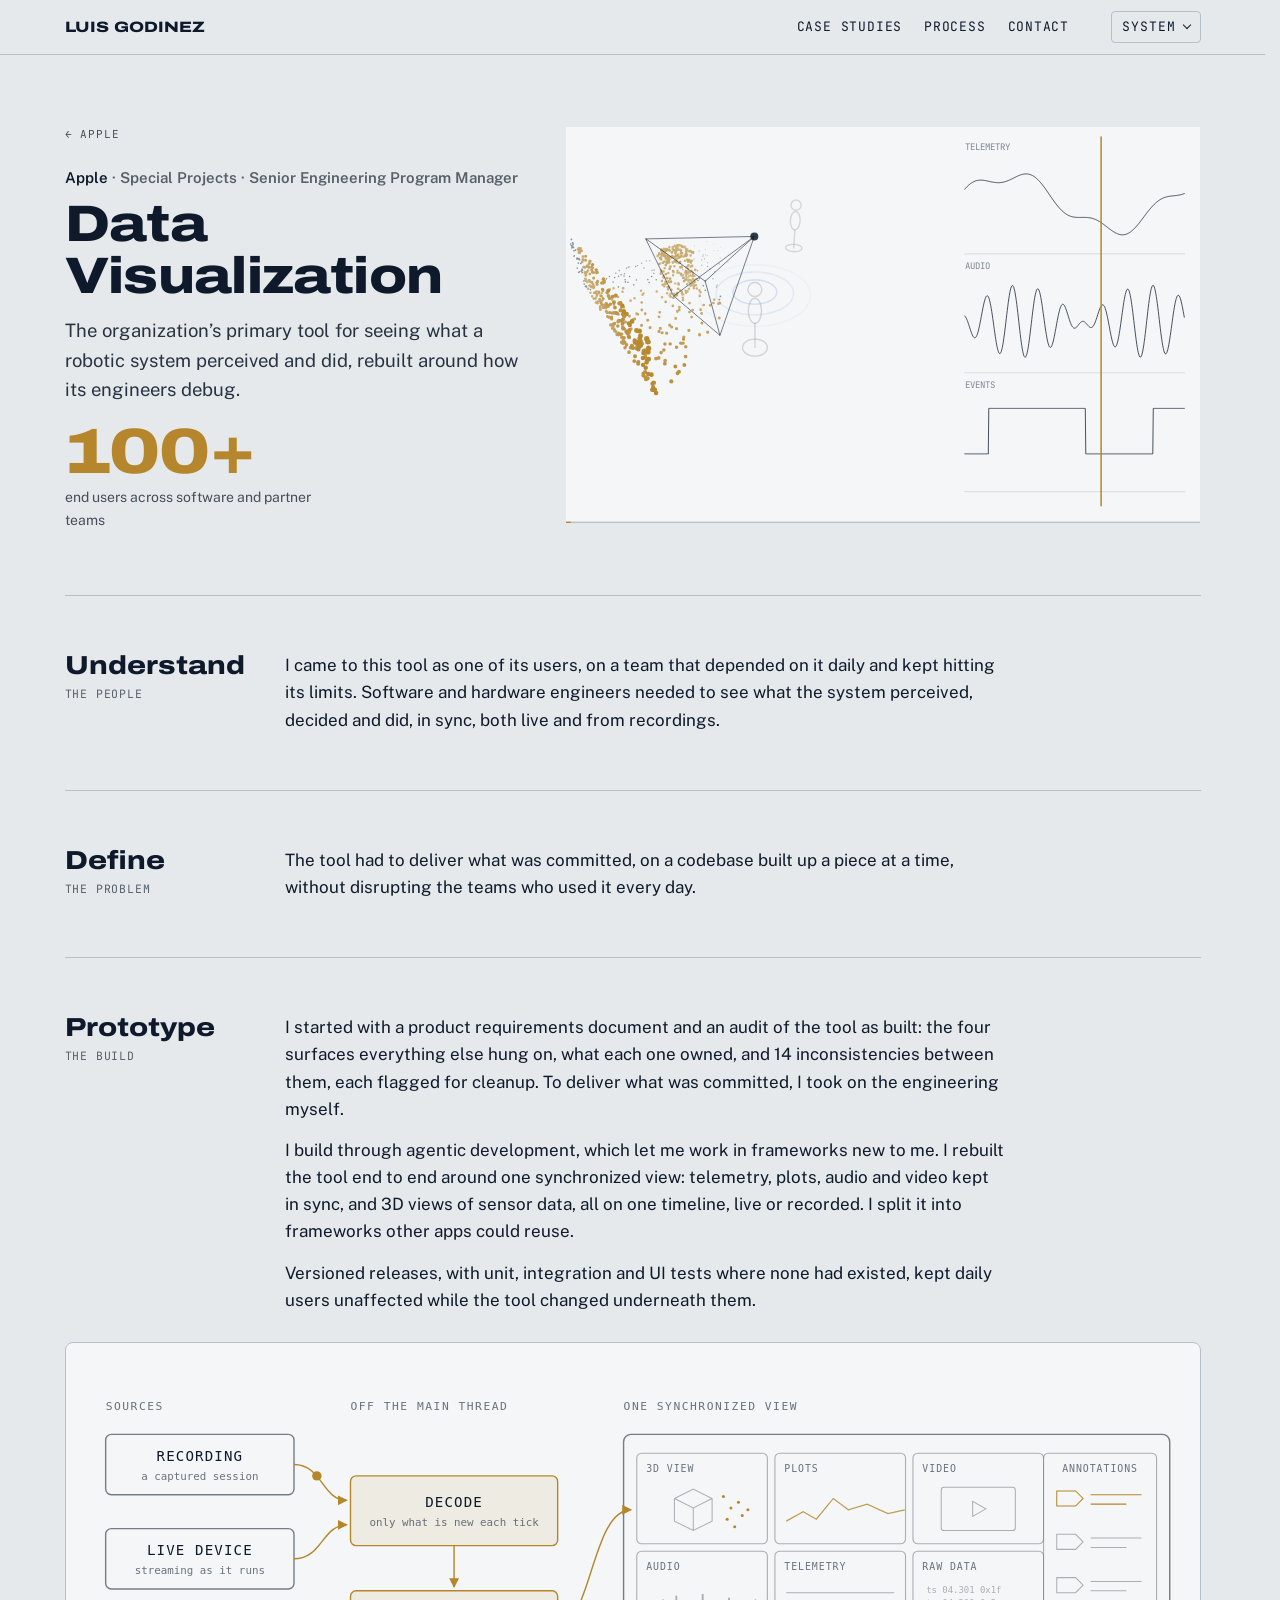
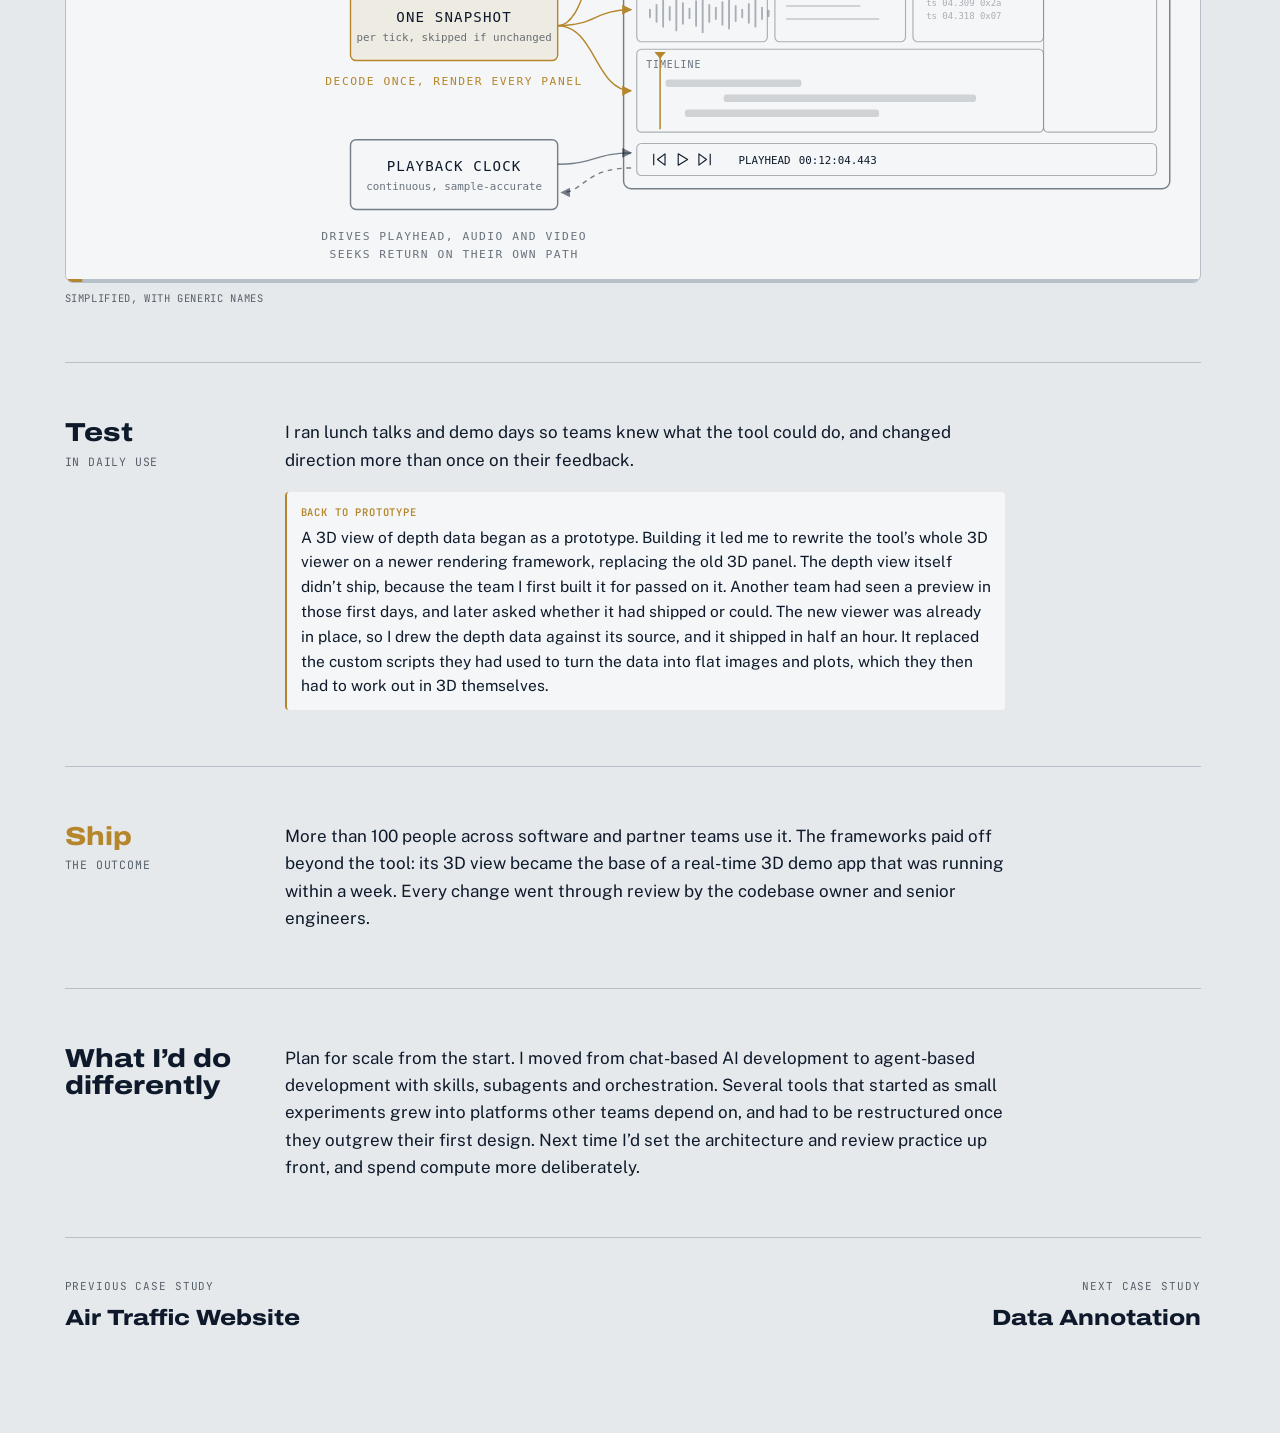
<file: platform.html>
<!DOCTYPE html>
<html lang="en">
<head>
<meta charset="utf-8">
<meta name="viewport" content="width=device-width, initial-scale=1">
<title>Data Visualization · Luis Godinez</title>
<link rel="preconnect" href="https://fonts.googleapis.com">
<link rel="preconnect" href="https://fonts.gstatic.com" crossorigin>
<link href="https://fonts.googleapis.com/css2?family=Archivo:wdth,wght@62..125,400..900&family=Public+Sans:wght@400;500;600&family=JetBrains+Mono:wght@400;500;600&display=swap" rel="stylesheet">
<link rel="icon" href="img/favicon.svg" type="image/svg+xml">
<link rel="stylesheet" href="assets/site.css?v=4d638f4632">
<script>(function(){var t=null,ok=/^(light|dark|xray)$/,q=/[?&]theme=(light|dark|xray)\b/.exec(location.search);if(q)t=q[1];else{try{t=localStorage.getItem("theme")}catch(e){}}if(!ok.test(t))t=matchMedia("(prefers-color-scheme: dark)").matches?"dark":"light";document.documentElement.dataset.theme=t;if(/[?&]embed\b/.test(location.search))document.documentElement.classList.add("embed")})()</script>

</head>
<body class="page">

<header class="nav"><div class="wrap"><a class="name" href="index.html">LUIS GODINEZ</a><nav aria-label="Sections"><a href="index.html#work">Case studies</a><a href="index.html#process">Process</a><a href="index.html#contact">Contact</a></nav><div class="theme-pick"><button type="button" class="tp-btn" aria-haspopup="listbox" aria-expanded="false" aria-label="Theme"><span class="tp-cur">System</span></button><ul class="tp-list" role="listbox" aria-label="Theme" tabindex="-1" hidden><li role="option" data-v="system" aria-selected="false">System</li><li class="tp-sep" role="separator"></li><li role="option" data-v="light" aria-selected="false">Light</li><li role="option" data-v="dark" aria-selected="false">Dark</li><li role="option" data-v="xray" aria-selected="false">X-ray</li></ul></div></div></header>

<main>
<section class="page-hero themed">
  <div class="wrap">
    <div>
      <a class="back" href="index.html#apple">← Apple</a>
      <span class="ctx"><b>Apple</b> · Special Projects · Senior Engineering Program Manager</span>
      <h1 class="pname">Data Visualization</h1>
      <p class="pline">The organization’s primary tool for seeing what a robotic system perceived and did, rebuilt around how its engineers debug.</p><div class="fig"><strong>100+</strong><span>end users across software and partner teams</span></div>
      
    </div>
    <div style="aspect-ratio:16/10"><div class="illus"><canvas data-illus="platform" data-hold="40" aria-label="Illustration with synthetic data: a camera’s field of view sweeps a room and builds a 3D point cloud that fades as it ages, two people walk through the room, and whoever is speaking gives off sound rings, beside time-synced signals that share one playhead"></canvas></div></div>
  </div>
</section>

<div class="wrap">
  <section class="step">
    <div class="k"><b>Understand</b><span class="mono">The people</span></div>
    <div class="txt"><p>I came to this tool as one of its users, on a team that depended on it daily and kept hitting its limits. Software and hardware engineers needed to see what the system perceived, decided and did, in sync, both live and from recordings.</p></div>
    <div class="vis"></div>
  </section>

  <section class="step">
    <div class="k"><b>Define</b><span class="mono">The problem</span></div>
    <div class="txt"><p>The tool had to deliver what was committed, on a codebase built up a piece at a time, without disrupting the teams who used it every day.</p></div>
    <div class="vis"></div>
  </section>

  <section class="step">
    <div class="k"><b>Prototype</b><span class="mono">The build</span></div>
    <div class="txt">
      <p>I started with a product requirements document and an audit of the tool as built: the four surfaces everything else hung on, what each one owned, and 14 inconsistencies between them, each flagged for cleanup. To deliver what was committed, I took on the engineering myself.</p>
      <p>I build through agentic development, which let me work in frameworks new to me. I rebuilt the tool end to end around one synchronized view: telemetry, plots, audio and video kept in sync, and 3D views of sensor data, all on one timeline, live or recorded. I split it into frameworks other apps could reuse.</p>
      <p>Versioned releases, with unit, integration and UI tests where none had existed, kept daily users unaffected while the tool changed underneath them.</p>
    </div>
    <div class="vis wide"><figure><img class="only-light" src="img/platform-arch-light.svg" alt="Architecture, simplified: recordings and live device data are decoded off the main thread into one shared snapshot per tick, which every panel renders; one playback clock drives the playhead, audio and video, and seeks return to the clock on their own path" style="aspect-ratio:auto;object-fit:contain"><img class="only-dark" src="img/platform-arch.svg" alt="Architecture, simplified: recordings and live device data are decoded off the main thread into one shared snapshot per tick, which every panel renders; one playback clock drives the playhead, audio and video, and seeks return to the clock on their own path" style="aspect-ratio:auto;object-fit:contain"><img class="only-xray" src="img/platform-arch-xray.svg" alt="Architecture, simplified: recordings and live device data are decoded off the main thread into one shared snapshot per tick, which every panel renders; one playback clock drives the playhead, audio and video, and seeks return to the clock on their own path" style="aspect-ratio:auto;object-fit:contain"><figcaption>Simplified, with generic names</figcaption></figure></div>
  </section>

  <section class="step">
    <div class="k"><b>Test</b><span class="mono">In daily use</span></div>
    <div class="txt">
      <p>I ran lunch talks and demo days so teams knew what the tool could do, and changed direction more than once on their feedback.</p>
      <div class="loopback"><b>Back to Prototype</b>A 3D view of depth data began as a prototype. Building it led me to rewrite the tool’s whole 3D viewer on a newer rendering framework, replacing the old 3D panel. The depth view itself didn’t ship, because the team I first built it for passed on it. Another team had seen a preview in those first days, and later asked whether it had shipped or could. The new viewer was already in place, so I drew the depth data against its source, and it shipped in half an hour. It replaced the custom scripts they had used to turn the data into flat images and plots, which they then had to work out in 3D themselves.</div>
    </div>
    <div class="vis"></div>
  </section>

  <section class="step last">
    <div class="k"><b>Ship</b><span class="mono">The outcome</span></div>
    <div class="txt"><p>More than 100 people across software and partner teams use it. The frameworks paid off beyond the tool: its 3D view became the base of a real-time 3D demo app that was running within a week. Every change went through review by the codebase owner and senior engineers.</p></div>
    <div class="vis"></div>
  </section>

  <section class="step">
    <div class="k"><b>What I’d do differently</b></div>
    <div class="txt"><p>Plan for scale from the start. I moved from chat-based AI development to agent-based development with skills, subagents and orchestration. Several tools that started as small experiments grew into platforms other teams depend on, and had to be restructured once they outgrew their first design. Next time I’d set the architecture and review practice up front, and spend compute more deliberately.</p></div>
    <div class="vis"></div>
  </section>

  <nav class="nextproj" aria-label="More case studies"><a href="loon.html"><span>Previous case study</span>Air Traffic Website</a><a href="feedback.html" style="text-align:right"><span>Next case study</span>Data Annotation</a></nav>
</div>
</main>
<script src="assets/site.js?v=c6fc7fbf01"></script>
</body>
</html>
</file>
<file: assets/site.css>
/* Luis Godinez · portfolio
   Tokens are named for their role, so a theme is one block of values and nothing else changes.
     surface         page background                    surface-raised  cards, panels, tables
     text            type and linework                  text-muted      secondary text
     text-body       running copy                       line            borders and rules
     accent          the one accent                     accent-text     the accent as large type only
     signal-1..3     the three pieces of work in flight and the data colours
   Scene colors on flagship and card imagery are sampled from each photo's own edges.
   The old names (film, sheet, ink, lead, rule, brass, body-ink, w1..w3) stay as aliases for inline drawings. */

:root{
  --r-box:8px; --r-control:4px;
  --surface:#E6E9EB; --surface-raised:#F4F6F7; --text:#0E1A2B; --text-muted:#56606B; --line:#B7C0C8;
  --accent:#B5862B; --accent-text:var(--accent); --todo:#B3261E;
  --text-body:#2a3442; --grid-line:rgba(14,26,43,.045); --nav-bg:rgba(230,233,235,.9); --shadow:rgba(14,26,43,.18); --backdrop:rgba(14,26,43,.35);
  --todo-bg:#fff7f6; --todo-line:#e3a49c;
  --accent-tint:rgba(181,134,43,.16); --accent-tint-soft:rgba(181,134,43,.12); --accent-wash:rgba(181,134,43,.14);
  --glow:none; --seen:#B5862B; --on-photo:#EEF0F1; --on-photo-muted:rgba(238,240,241,.7); --cut-shadow:rgba(14,26,43,.2); --mask:#000;
  --signal-1:#2E8B57; --signal-2:#7A5AC8; --signal-3:#2F6FD0;
  --film:var(--surface); --sheet:var(--surface-raised); --ink:var(--text); --lead:var(--text-muted); --rule:var(--line); --brass:var(--accent);
  --body-ink:var(--text-body); --w1:var(--signal-1); --w2:var(--signal-2); --w3:var(--signal-3);
  --display:"Archivo",-apple-system,"Helvetica Neue",Arial,sans-serif;
  --body:"Public Sans",-apple-system,"Helvetica Neue",Arial,sans-serif;
  --mono:"JetBrains Mono",ui-monospace,"SF Mono",Menlo,monospace;
  --wrap:1200px;
}
/* Dark theme: same roles, night values. Screens and photos keep their own colors. */
[data-theme="dark"]{
  --surface:#0E1217; --surface-raised:#161C24; --text:#E6E9EB; --text-muted:#9AA5B1; --line:#2E3946; --accent:#C99A3E;
  --text-body:#C5CCD3; --grid-line:rgba(230,233,235,.05); --nav-bg:rgba(14,18,23,.88); --shadow:rgba(0,0,0,.6); --backdrop:rgba(0,0,0,.55);
  --todo-bg:#2a1714; --todo-line:#7a3a33;
  --signal-1:#4CC283; --signal-2:#A68CF0; --signal-3:#6FA3F2;
  color-scheme:dark;
}
/* X-ray: a dark theme with one live colour. Only the accent glows. */
[data-theme="xray"]{
  --surface:#05070A; --surface-raised:#0B1016; --text:#E9EEF2; --text-muted:#8C98A4; --line:#1E2731; --accent:#9DFF5A;
  --text-body:#C5CED6; --grid-line:rgba(157,255,90,.06); --nav-bg:rgba(5,7,10,.88); --shadow:rgba(0,0,0,.6); --backdrop:rgba(0,0,0,.6);
  --todo-bg:#2a1714; --todo-line:#7a3a33;
  --accent-tint:rgba(157,255,90,.12); --accent-tint-soft:rgba(157,255,90,.08); --accent-wash:rgba(157,255,90,.1);
  --glow:0 0 22px rgba(157,255,90,.35); --seen:var(--accent);
  --signal-1:#9DFF5A; --signal-2:#E9EEF2; --signal-3:#5AD8FF;   /* X-ray keeps to its three colours: phosphor, white, cyan */
  color-scheme:dark;
}
/* Each drawing comes in one file per theme; X-ray shows the third. */
[data-theme="dark"] .only-light,[data-theme="xray"] .only-light,:root:not([data-theme="dark"]) .only-dark,:root:not([data-theme="xray"]) .only-xray{display:none!important}
/* One segmented control, three themes. Below 560px the labels give way to icons; the labels stay as the accessible names. */
.theme-pick{position:relative;flex:none;margin-left:18px}
.theme-pick .tp-btn{display:inline-flex;align-items:center;gap:8px;font:inherit;font-family:var(--mono);font-size:13px;letter-spacing:.07em;text-transform:uppercase;color:var(--text);background:none;border:1px solid var(--line);padding:5px 10px;cursor:pointer;white-space:nowrap}
.theme-pick .tp-btn:hover,.theme-pick .tp-btn[aria-expanded="true"]{border-color:var(--text)}
.theme-pick .tp-btn:after{content:"";width:5px;height:5px;border-right:1.5px solid currentColor;border-bottom:1.5px solid currentColor;transform:translateY(-2px) rotate(45deg)}
/* always opens straight down from the button, whatever is selected */
.theme-pick .tp-list{position:absolute;right:0;top:calc(100% + 6px);min-width:132px;margin:0;padding:5px;list-style:none;background:var(--surface-raised);border:1px solid var(--line);box-shadow:0 12px 30px -14px var(--shadow);z-index:30}
.theme-pick .tp-list li[role="option"]{font-family:var(--mono);font-size:13px;letter-spacing:.07em;text-transform:uppercase;color:var(--text);padding:8px 10px;cursor:pointer;white-space:nowrap}
.theme-pick .tp-list li[role="option"]:hover,.theme-pick .tp-list li.active{background:var(--surface)}
.theme-pick .tp-list li[aria-selected="true"]{color:var(--accent-text)}
.theme-pick .tp-list li[aria-selected="true"]:before{content:"✓";margin-right:8px}
.theme-pick .tp-list li[aria-selected="false"]:before{content:"";display:inline-block;width:1ch;margin-right:8px}
.theme-pick .tp-sep{height:1px;background:var(--line);margin:5px 4px}
/* the bar's company name gives way rather than widening the header */
header.nav .chapters-bar{min-width:0}
header.nav .chapters-bar .cur{min-width:0;overflow:hidden;text-overflow:ellipsis}
@media (max-width:560px){
  header.nav .wrap{gap:8px}
  /* Scoped to the header so it outranks the base rail rule further down; at full gap the bar pushed the theme
     toggle past a phone's edge and widened the page */
  header.nav .chapters-bar,header.nav .chapters-bar .rail{gap:8px}
    .theme-pick{margin-left:0}
}
@media (max-width:400px){
  header.nav .chapters-bar .rail{gap:6px}
}
.page-hero.themed{background:var(--surface);color:var(--text)}
.page-hero.themed .ctx{color:var(--text-muted)}
.page-hero.themed .ctx b{color:var(--text)}

*{box-sizing:border-box}
html{scroll-behavior:smooth;scrollbar-gutter:stable}
body{margin:0;color:var(--text);font-family:var(--body);font-size:16.5px;line-height:1.6;-webkit-font-smoothing:antialiased;background:var(--surface)}
.grid{background-image:linear-gradient(var(--grid-line) 1px,transparent 1px),linear-gradient(90deg,var(--grid-line) 1px,transparent 1px);background-size:24px 24px}
a{color:inherit}
img{max-width:100%}
:focus-visible{outline:2px solid var(--accent);outline-offset:3px;border-radius:2px}
[data-quiet-focus]:focus-visible{outline:none}
.wrap{max-width:var(--wrap);margin:0 auto;padding-left:32px;padding-right:32px}
.mono{font-family:var(--mono);font-size:11.5px;letter-spacing:.07em;text-transform:uppercase}
h1,h2,h3,h4{font-family:var(--display);margin:0}
p{margin:0}

/* Header and sticky journey bar */
header.nav{position:sticky;top:0;z-index:20;background:var(--nav-bg);backdrop-filter:blur(12px);border-bottom:1px solid var(--line)}
header.nav .wrap{display:flex;justify-content:space-between;align-items:center;height:54px;gap:24px}
header.nav nav{margin-left:auto}
header.nav .name{font-family:var(--display);font-variation-settings:"wdth" 125;font-weight:800;font-size:15px;text-decoration:none;white-space:nowrap}
header.nav nav{align-self:stretch;display:flex}
/* each link takes clicks across the header's full height, not only on its letters */
header.nav nav a{display:flex;align-items:center;font-family:var(--mono);font-size:13px;letter-spacing:.06em;text-transform:uppercase;text-decoration:none;color:var(--text);margin-left:22px;white-space:nowrap}
header.nav nav a:hover{color:var(--text)}
/* A miniature of the journey: five chapter dots on a line, the current one in brass */
.chapters-bar{display:flex;align-items:center;gap:14px;opacity:0;pointer-events:none;transition:opacity .25s ease}
.chapters-bar.show{opacity:1;pointer-events:auto}
.chapters-bar .rail{position:relative;display:flex;gap:18px;align-items:center}
.chapters-bar .rail:before{content:"";position:absolute;left:4px;right:4px;top:50%;border-top:1px solid var(--text)}
.chapters-bar .rail a{position:relative;width:9px;height:9px;border-radius:50%;background:var(--surface);border:1.5px solid var(--text)}
.chapters-bar .rail a:hover{border-color:var(--accent)}
.chapters-bar .rail a.here{background:var(--accent);border-color:var(--accent);transform:scale(1.25)}
.chapters-bar .cur{font-size:13.5px;font-weight:600;color:var(--text);white-space:nowrap}

/* Hero and journey */
.hero{padding-top:80px;padding-bottom:72px;position:relative}
.hero .portrait{position:absolute;right:32px;top:40px;width:clamp(260px,28vw,400px);aspect-ratio:1;display:block;-webkit-mask-image:radial-gradient(circle closest-side,var(--mask) 80%,transparent 100%);mask-image:radial-gradient(circle closest-side,var(--mask) 80%,transparent 100%)}
@media (max-width:980px){.hero .portrait{top:64px;width:min(30vw,220px)}}
@media (max-width:560px){.hero .portrait{position:static;width:140px;margin-top:24px}}
.hero .label{color:var(--text-muted);margin:0 0 22px}
.hero h1{font-variation-settings:"wdth" 125;font-weight:850;font-size:clamp(40px,5.4vw,78px);line-height:.95;letter-spacing:-.02em;max-width:13ch}
.hero h1 em{font-style:normal;color:var(--accent-text);text-shadow:var(--glow)}
.hero .lede{font-size:clamp(17px,1.5vw,19px);color:var(--text-body);max-width:58ch;margin-top:28px}

.journey{position:relative;height:340px;margin:56px 0 0}
.journey svg{position:absolute;inset:0;width:100%;height:100%;overflow:visible}
.journey .path{fill:none;stroke:var(--text);stroke-width:1.5;vector-effect:non-scaling-stroke;stroke-dasharray:1200;stroke-dashoffset:1200;animation:draw 1800ms cubic-bezier(.6,.05,.2,1) .2s forwards}
.journey .ahead{fill:none;stroke:var(--accent);stroke-width:1.5;stroke-dasharray:4 6;vector-effect:non-scaling-stroke;opacity:0;animation:pop .4s ease-out 1.9s forwards}
.stn{position:absolute;width:0;height:0}
.stn a{text-decoration:none}
.stn i{position:absolute;left:-6px;top:-6px;width:12px;height:12px;border-radius:50%;background:var(--surface);border:2px solid var(--text);opacity:0;animation:pop .3s ease-out forwards;transition:transform .2s ease}
.stn a[href]:hover i,.stn a[href]:focus-visible i{transform:scale(1.35);background:var(--accent);border-color:var(--accent)}
.stn.now i{background:var(--accent);border-color:var(--accent);width:16px;height:16px;left:-8px;top:-8px}
.stn .tx{position:absolute;width:172px;opacity:0;animation:fade .5s ease-out forwards}
/* The path climbs to the right, so labels sit above-left or below-right of their station, clear of the line */
.stn.up .tx{bottom:16px;right:-6px;text-align:right}
.stn.dn .tx{top:16px;left:-6px}
.stn.up.first .tx{left:-6px;right:auto;text-align:left}
.stn .yr{display:block;font-family:var(--mono);font-size:11px;letter-spacing:.07em;color:var(--text-muted)}
.stn.now .yr{color:var(--accent)}
.stn b{display:block;font-size:14.5px;line-height:1.25}
.stn a[href]:hover b{text-decoration:underline;text-decoration-color:var(--accent);text-underline-offset:3px}
.stn span.d{display:block;font-size:13px;color:var(--text-muted);line-height:1.35}
.s1 i,.s1 .tx{animation-delay:.35s}.s2 i,.s2 .tx{animation-delay:.55s}.s3 i,.s3 .tx{animation-delay:.75s}.s4 i,.s4 .tx{animation-delay:.95s}
.s5 i,.s5 .tx{animation-delay:1.15s}.s6 i,.s6 .tx{animation-delay:1.3s}.s7 i,.s7 .tx{animation-delay:1.5s}.s8 i,.s8 .tx{animation-delay:1.95s}
@keyframes draw{to{stroke-dashoffset:0}}
@keyframes pop{to{opacity:1}}
@keyframes fade{to{opacity:1}}

/* Section heads */
.block{padding-top:84px;padding-bottom:84px;border-top:1px solid var(--line)}
.shead{display:flex;justify-content:space-between;align-items:baseline;gap:24px}
.shead h2{font-variation-settings:"wdth" 125;font-weight:800;font-size:clamp(28px,3.2vw,42px);letter-spacing:-.015em;line-height:1.05}
.sub{color:var(--text-muted);max-width:62ch;margin:12px 0 40px;font-size:17px}

/* Project header (PF-9): context, name, sentence, figure */
.ctx{display:block;font-size:15px;font-weight:600;color:var(--text-muted);margin-bottom:8px}
.ctx b{color:var(--text);font-weight:600}
.pname{font-variation-settings:"wdth" 118;font-weight:820;line-height:1.02;letter-spacing:-.012em}
.pline{color:var(--text-body)}
.fig{margin-top:18px}
.fig strong{display:block;font-family:var(--display);font-variation-settings:"wdth" 125;font-weight:850;line-height:.9;letter-spacing:-.02em;color:var(--accent-text);text-shadow:var(--glow)}
.fig span{display:block;font-size:14px;color:var(--text-muted);margin-top:6px;max-width:30ch}

/* Flagship row */
.flagships{display:grid;grid-template-columns:repeat(4,1fr);gap:20px}
@media (max-width:1180px){.flagships{grid-template-columns:1fr 1fr}}
.fcard{display:flex;flex-direction:column;text-decoration:none;background:var(--surface-raised);border:1px solid var(--text);transition:transform .25s ease,box-shadow .25s ease}
/* hover changes the look, never the position, so the click target stays still under the pointer */
.fcard:hover,.fcard:focus-visible{box-shadow:0 18px 40px -24px var(--shadow)}
.fcard .art{aspect-ratio:4/3;overflow:hidden;position:relative}
.fcard .art img,.fcard .art canvas{width:100%;height:100%;object-fit:cover;display:block}
.fcard .body{padding:22px 22px 24px;display:flex;flex-direction:column;flex:1}
.fcard .pname{font-size:25px}
.fcard .pline{font-size:15.5px;margin-top:10px}
.fcard .fig strong{font-size:40px}
.fcard .go{margin-top:auto;padding-top:20px;font-family:var(--mono);font-size:11px;letter-spacing:.08em;text-transform:uppercase}

.badge{position:absolute;left:12px;top:12px;font-family:var(--mono);font-size:10px;letter-spacing:.08em;text-transform:uppercase;padding:4px 8px;background:var(--surface);color:var(--text);border-radius:2px}

/* How I work: the loop */
.loop{display:grid;grid-template-columns:1fr;gap:36px;align-items:start}
.loop>div{display:block}
/* Step descriptions sit in five columns under the five nodes */
.loop .steps{display:grid;grid-template-columns:repeat(5,1fr);gap:20px}
.loop .steps li{display:block;padding:14px 0 0;border-top:1px solid var(--line);border-bottom:0}
.loop .steps li:last-child{border-bottom:0}
.loop .steps b{display:block;margin-bottom:6px}
@media (max-width:980px){.loop .steps{grid-template-columns:1fr}}
.loop svg{width:100%;max-width:820px;height:auto;display:block;margin:0 auto}
.loop .node circle{fill:var(--surface);stroke:var(--text);stroke-width:1.5}
.loop .node text{font-family:var(--display);font-variation-settings:"wdth" 110;font-weight:750;font-size:17px;fill:var(--text)}
.loop .arc{fill:none;stroke:var(--text);stroke-width:1.5}
.loop .back{fill:none;stroke:var(--text-muted);stroke-width:1;stroke-dasharray:3 5}
.loop .ship circle{fill:var(--accent);stroke:var(--accent)}
.loop .ship text{fill:var(--accent)}
.loop .shiparc{fill:none;stroke:var(--accent);stroke-width:1.5}
.loop .ico{fill:none;stroke:var(--text);stroke-width:1.3;stroke-linejoin:round;stroke-linecap:round}
.loop .ship .ico{stroke:var(--surface)}
.loop .sentback{fill:none;stroke:var(--accent);stroke-width:1.5;stroke-dasharray:3 5}
.loop .work{stroke:var(--surface);stroke-width:2}
.loop .work.w1{fill:var(--signal-1)} .loop .work.w2{fill:var(--signal-2)} .loop .work.w3{fill:var(--signal-3)}
.loop .sentback.w1{stroke:var(--signal-1)} .loop .sentback.w2{stroke:var(--signal-2)} .loop .sentback.w3{stroke:var(--signal-3)}
.steps{list-style:none;margin:0;padding:0}
.steps li{display:grid;grid-template-columns:130px 1fr;gap:18px;padding:16px 0;border-top:1px solid var(--line)}
.steps li:last-child{border-bottom:1px solid var(--line)}
.steps b{font-family:var(--display);font-variation-settings:"wdth" 110;font-weight:750;font-size:17px}
.steps span{color:var(--text-body);font-size:15.5px}


/* Chapters (PF-10) */
.chapter{padding-top:64px;padding-bottom:8px}
#foundations .divider{margin-bottom:0}
.card{text-decoration:none}
.card .art{position:relative}
.card .illus{position:absolute;inset:0}
.divider{display:grid;grid-template-columns:1fr;gap:8px;padding:22px 0 0;border-top:1.5px solid var(--text);margin-bottom:28px}
.divider .k{grid-column:1/-1;font-size:15px;font-weight:600;color:var(--text-muted)}
.divider h3{grid-column:1/-1;font-variation-settings:"wdth" 120;font-weight:820;font-size:clamp(26px,2.8vw,36px);line-height:1.05;letter-spacing:-.012em}
.divider p{grid-column:1/-1;color:var(--text-body);max-width:68ch;font-size:16.5px}
.divider .list{grid-column:1/-1;display:flex;flex-wrap:wrap;gap:6px 18px;margin-top:6px}
.divider .list a,.divider .list button{font-family:var(--mono);font-size:11px;letter-spacing:.07em;text-transform:uppercase;text-decoration:none;background:none;border:0;padding:0;color:var(--text);cursor:pointer}
.divider .list a:before,.divider .list button:before{content:"\2192\00a0";color:var(--accent)}
.divider .list a:hover,.divider .list button:hover{color:var(--accent)}

.cards{display:grid;grid-template-columns:repeat(3,1fr);gap:20px}
.card{display:flex;flex-direction:column;text-align:left;font:inherit;color:inherit;background:var(--surface-raised);border:1px solid var(--line);padding:0;cursor:pointer;transition:border-color .2s ease,transform .25s ease}
.card:hover,.card:focus-visible{border-color:var(--text);box-shadow:0 18px 40px -24px var(--shadow)}
.card .art{aspect-ratio:16/10;overflow:hidden;display:flex;align-items:center;justify-content:center}
.card .art img{width:100%;height:100%;object-fit:cover;display:block}
.card .art img.contain{object-fit:contain;padding:18px}
.card .art svg{width:88%;height:100%}
.card .body{padding:18px 18px 20px;display:flex;flex-direction:column;flex:1}
.card .pname{font-size:21px}
.card .pline{font-size:15px;margin-top:8px}
.card .fig strong{font-size:32px}
.card .go{margin-top:auto;padding-top:16px;font-family:var(--mono);font-size:11px;letter-spacing:.08em;text-transform:uppercase;color:var(--text-muted)}
/* the action line darkens to the text colour and only its arrow moves and takes the accent (a glyph, so the
   small-text accent rule holds) */
.card:hover .go,.card:focus-visible .go,.fcard:hover .go,.fcard:focus-visible .go{color:var(--text)}
.go .arr{display:inline-block;font-style:normal;transition:transform .2s ease,color .2s ease}
.card:hover .go .arr,.card:focus-visible .go .arr,.fcard:hover .go .arr,.fcard:focus-visible .go .arr{transform:translateX(4px);color:var(--accent)}
@media (prefers-reduced-motion:reduce){.go .arr{transition:none}.card:hover .go .arr,.fcard:hover .go .arr{transform:none}}
.ref{display:flex;align-items:center;justify-content:space-between;gap:20px;padding:20px 22px;border:1px solid var(--text);background:var(--surface-raised);text-decoration:none;margin-bottom:20px}
.ref .pname{font-size:22px}
.ref .t{font-family:var(--mono);font-size:11px;letter-spacing:.08em;text-transform:uppercase;color:var(--accent);white-space:nowrap}
.ref:hover{box-shadow:0 14px 30px -22px var(--shadow)}
.aside{color:var(--text-body);font-size:15.5px;margin-bottom:24px;max-width:72ch}

/* Archive */
.archive{display:grid;grid-template-columns:repeat(3,1fr);gap:20px}
.arch{display:grid;grid-template-columns:72px 1fr;gap:14px;align-items:start;padding-top:14px;border-top:1px solid var(--line)}
.arch .sq{width:72px;height:72px;overflow:hidden;background:var(--surface-raised);border:1px solid var(--line)}
.arch .sq img{width:100%;height:100%;object-fit:cover}
.arch b{display:block;font-size:15px}
.arch span{color:var(--text-muted);font-size:14px}

/* Capabilities */
table.spec{width:100%;border-collapse:collapse;background:var(--surface-raised);border:1px solid var(--text)}
table.spec th,table.spec td{text-align:left;padding:13px 18px;vertical-align:top;border-bottom:1px solid var(--line);font-size:15px}
table.spec th{font-family:var(--mono);font-size:11px;letter-spacing:.09em;text-transform:uppercase;color:var(--text-muted);font-weight:500;border-bottom:1px solid var(--text)}
table.spec td:first-child{width:38%;font-weight:600}
table.spec tr:last-child td{border-bottom:none}

footer.contact{padding-top:120px;padding-bottom:130px;border-top:1px solid var(--line);text-align:center}
footer.contact .cta{font-family:var(--display);font-variation-settings:"wdth" 112;font-weight:700;font-size:clamp(38px,5.6vw,80px);line-height:1.04;letter-spacing:-.03em;color:var(--text);max-width:21ch;margin:0 auto 34px}
footer.contact .cta em{display:inline-block}
footer.contact .cta em{font-style:normal;color:var(--accent-text);text-shadow:var(--glow)}
footer.contact p:not(.cta){font-family:var(--mono);font-size:14px;letter-spacing:.04em;color:var(--text-muted)}
footer.contact .crow{display:flex;justify-content:center;flex-wrap:wrap;gap:8px 0}
footer.contact .crow>*+*::before{content:"·";margin:0 14px;color:var(--line)}
@media (max-width:560px){footer.contact .crow{flex-direction:column;align-items:center}footer.contact .crow>*+*::before{display:none}}
footer.contact a{color:var(--text);text-decoration:none;border-bottom:1px solid var(--line)}
footer.contact a:hover{border-color:var(--accent)}

/* Project overlay: every card opens here, full screen; closing returns to the same place on the page */
dialog.panel{position:fixed;inset:0;margin:0;height:100%;max-height:100%;width:100vw;max-width:100vw;padding:0;border:0;background:var(--surface-raised);color:var(--text);overflow:auto;transform:translateY(16px);opacity:0;transition:transform .3s cubic-bezier(.2,.7,.2,1),opacity .3s ease}
dialog.panel[open].in{transform:none;opacity:1}
dialog.panel::backdrop{background:var(--backdrop)}
.panel .bar{position:sticky;top:0;display:flex;justify-content:space-between;align-items:center;padding:12px 24px;background:var(--surface-raised);border-bottom:1px solid var(--line);z-index:1}
.panel .bar button{font:inherit;font-family:var(--mono);font-size:11px;letter-spacing:.08em;text-transform:uppercase;color:var(--text);background:none;border:1px solid var(--text);padding:6px 10px;cursor:pointer}
.panel .inner{max-width:760px;margin:0 auto;padding:40px 32px 96px}
.panel.case{overflow:hidden;background:var(--surface)}
.panel.case .inner{max-width:none;padding:0;height:calc(100% - 51px)}
.panel.case iframe{display:block;width:100%;height:100%;border:0;background:var(--surface)}
.panel .art{margin:0 0 28px;aspect-ratio:16/10;display:flex;align-items:center;justify-content:center;overflow:hidden}
.panel .art img{width:100%;height:100%;object-fit:cover}
.panel .art img.contain{object-fit:contain;padding:22px}
.panel .art svg{width:90%;height:100%}
.panel .pname{font-size:30px}
.panel .pline{font-size:16.5px;margin-top:10px}
.panel .fig strong{font-size:44px}
.panel h4,.page h4{font-family:var(--mono);font-size:11px;letter-spacing:.09em;text-transform:uppercase;color:var(--text-muted);font-weight:500;margin:26px 0 6px}
.panel p+p{margin-top:10px}
body.locked{overflow:hidden}

/* Flagship pages */
.page-hero{color:var(--on-photo)}
.page-hero.light{color:var(--text)}
.page-hero .wrap{display:grid;grid-template-columns:5fr 7fr;gap:48px;align-items:center;padding-top:64px;padding-bottom:64px}
.page-hero .ctx{color:var(--on-photo-muted)}
.page-hero .ctx b{color:var(--on-photo)}
.page-hero.light .ctx{color:var(--text-muted)}
.page-hero.light .ctx b{color:var(--text)}
.page-hero .pname{font-size:clamp(34px,4vw,56px)}
.page-hero .pline{color:inherit;opacity:.88;font-size:18.5px;margin-top:14px;max-width:44ch}
.page-hero .fig strong{font-size:clamp(46px,5vw,68px)}
.page-hero .fig span{color:inherit;opacity:.75}
.back{display:inline-block;margin-bottom:22px;font-family:var(--mono);font-size:11px;letter-spacing:.08em;text-transform:uppercase;text-decoration:none;opacity:.75}
.back:hover{opacity:1}
.fade-square{-webkit-mask-image:linear-gradient(90deg,transparent,var(--mask) 14%,var(--mask) 86%,transparent),linear-gradient(transparent,var(--mask) 14%,var(--mask) 86%,transparent);-webkit-mask-composite:source-in;mask-image:linear-gradient(90deg,transparent,var(--mask) 14%,var(--mask) 86%,transparent),linear-gradient(transparent,var(--mask) 14%,var(--mask) 86%,transparent);mask-composite:intersect}
.fade-round{-webkit-mask-image:radial-gradient(ellipse closest-side,var(--mask) 58%,transparent 100%);mask-image:radial-gradient(ellipse closest-side,var(--mask) 58%,transparent 100%)}

.step{display:grid;grid-template-columns:180px minmax(0,1fr);gap:28px 40px;padding-top:56px;padding-bottom:56px;border-top:1px solid var(--line);align-items:start}
.step .k{position:sticky;top:78px}
.step .k b{display:block;font-family:var(--display);font-variation-settings:"wdth" 118;font-weight:800;font-size:26px;line-height:1.05}
.step .k span{display:block;margin-top:6px;color:var(--text-muted)}
.step.last .k b{color:var(--accent-text)}
.step .txt{max-width:72ch}
.step .txt p{font-size:17px}
.step .txt p+p{margin-top:14px}
.step .loopback{margin-top:18px;padding:12px 14px;border-left:2px solid var(--accent);background:var(--surface-raised);font-size:15.5px}
.step .loopback b{font-family:var(--mono);font-size:10.5px;letter-spacing:.08em;text-transform:uppercase;color:var(--accent);display:block;margin-bottom:4px;font-weight:600}
/* Images run in full-width rows under the text: up to three per row, every frame the same shape. */
.step .vis{grid-column:1/-1;display:grid;grid-template-columns:repeat(3,minmax(0,1fr));gap:28px;--ratio:4/3;align-items:start}
.step .vis>figure>img,.step .vis>figure>video,.step .vis>.missing{aspect-ratio:var(--ratio);object-fit:cover;height:auto}
.step .vis>figure>img.contain,.step .vis>figure>video.contain{object-fit:contain;padding:14px}
.step .vis>:only-child{grid-column:span 2}
.step .vis.wide>*{grid-column:1/-1}
/* A sequence: arrows sit in the gaps between frames. */
.step .vis.seq>*{position:relative}
.step .vis.seq>*+*::before{content:"";position:absolute;left:-21px;top:calc(var(--arrow-y,36%));width:14px;height:14px;background:var(--accent);clip-path:polygon(0 15%,60% 15%,60% 0,100% 50%,60% 100%,60% 85%,0 85%)}
.step .vis figure{margin:0}
.step .vis img,.step .vis video{width:100%;display:block;border:1px solid var(--line);background:var(--surface-raised)}
.step .vis .missing{width:100%}
.step .vis img.cut{border:0;background:none;filter:drop-shadow(0 20px 24px var(--cut-shadow))}
.step .vis figcaption{font-family:var(--mono);font-size:10.5px;letter-spacing:.06em;text-transform:uppercase;color:var(--text-muted);padding-top:7px}
.missing{display:flex;align-items:center;justify-content:center;text-align:center;aspect-ratio:16/10;border:1.5px dashed var(--todo-line);background:var(--todo-bg);color:var(--todo);font-family:var(--mono);font-size:11px;letter-spacing:.03em;padding:16px}
.sidebar{background:var(--surface-raised);border:1px solid var(--text);padding:24px 26px;margin-top:8px}
.sidebar h4{margin-top:0}
.nextproj{display:flex;justify-content:space-between;gap:20px;padding-top:40px;padding-bottom:96px;border-top:1px solid var(--line)}
.nextproj a{text-decoration:none;font-family:var(--display);font-variation-settings:"wdth" 118;font-weight:800;font-size:22px}
.nextproj a span{display:block;font-family:var(--mono);font-size:11px;letter-spacing:.08em;text-transform:uppercase;color:var(--text-muted);font-weight:400;margin-bottom:6px}
.nextproj a:hover{color:var(--accent)}

/* Illustrations */
.illus{position:relative;width:100%;height:100%;background:var(--surface-raised)}
.illus canvas{width:100%;height:100%;display:block}
.illus .tag,.tagline{position:absolute;right:10px;bottom:9px;font-family:var(--mono);font-size:9.5px;letter-spacing:.07em;text-transform:uppercase;color:var(--text-muted)}
.pipe text{font-family:var(--mono);font-size:11px;letter-spacing:.05em;text-transform:uppercase;fill:var(--text)}
.pipe rect{fill:var(--surface-raised);stroke:var(--text);stroke-width:1.2}
.pipe rect.built{stroke:var(--accent);stroke-width:2}
.pipe rect.owns{fill:var(--accent);stroke:var(--accent)}
.pipe .owns-t{fill:var(--text)}
.pipe path{fill:none;stroke:var(--text);stroke-width:1.2}
.pipe .ann{stroke:var(--accent);stroke-dasharray:4 4}

@media (max-width:980px){
  .flagships,.cards,.archive{grid-template-columns:1fr 1fr}
  .loop{grid-template-columns:1fr}
  .step{grid-template-columns:1fr;gap:20px}
  .step .k{position:static}
  .page-hero .wrap{grid-template-columns:1fr}
}
@media (max-width:720px){
  header.nav nav{display:none}
  .chapters-bar .cur{display:none}
  .flagships,.cards,.archive{grid-template-columns:1fr}
  .journey{height:auto}
  .journey svg{display:none}
  .stn{position:relative;width:auto;height:auto;left:auto!important;top:auto!important;padding:0 0 18px 28px;border-left:1.5px solid var(--text);margin-left:6px}
  .stn i{left:-7px;top:4px}
  .stn .tx,.stn.up .tx,.stn.dn .tx,.stn.up.first .tx{position:static;width:auto;text-align:left}
  .wrap{padding-left:18px;padding-right:18px}
  .hero h1{font-variation-settings:"wdth" 108;font-size:40px}
  .steps li{grid-template-columns:1fr;gap:4px}
  .ref{flex-direction:column;align-items:flex-start}
}
@media (prefers-reduced-motion:reduce){
  html{scroll-behavior:auto}
  .journey .path{animation:none;stroke-dashoffset:0}
  .journey .ahead,.stn i,.stn .tx{animation:none;opacity:1}
  dialog.panel{transition:none}
  .fcard,.card{transition:none}
}

/* Steps without a visual give their text the full width */
.step .vis:empty{display:none}
@media (max-width:980px){.step .vis{grid-template-columns:1fr}.step .vis>:only-child{grid-column:auto}.step .vis.seq>*+*::before{display:none}}
@media (prefers-reduced-motion:reduce){.loop .work{display:none}}

.quote{margin-top:14px;padding:14px 16px;border-left:2px solid var(--accent);background:var(--surface);font-size:16px}
.quote span{display:block;margin-top:8px;font-family:var(--mono);font-size:10.5px;letter-spacing:.08em;text-transform:uppercase;color:var(--text-muted)}

/* Grid items must be allowed to shrink, or long titles and buttons push cards past the column */
.cards>*,.flagships>*,.archive>*{min-width:0}
.card{width:100%}
.card .pname,.fcard .pname{overflow-wrap:break-word}
/* Landing from the journey or the bar: the section you jumped to glows, holds, then fades. The glow sits
   behind the content and starts just above the header, so it never covers the section before it. */
.chapter,.lands{scroll-margin-top:72px;position:relative;isolation:isolate}
.chapter::before,.lands::before{content:"";position:absolute;left:-20px;right:-20px;top:44px;bottom:-12px;background:var(--accent-wash);opacity:0;pointer-events:none;z-index:-1}
@media (max-width:720px){.chapter::before{left:-18px;right:-18px}}   /* no wider than the phone's page margin, so the page never scrolls sideways */
@keyframes landed{0%,60%{opacity:1}100%{opacity:0}}
.lands::before{left:0;right:0;top:0;bottom:0}   /* full-width sections glow edge to edge, from their top, without widening the page */
.chapter.landed::before,.lands.landed::before{animation:landed 3.2s ease-out}
@media (prefers-reduced-motion:reduce){.chapter.landed::before,.lands.landed::before{animation:none;opacity:1}}
/* A case study opened inside the overlay drops its own page chrome. */
.embed header.nav,.embed .nextproj,.embed .back{display:none!important}
.card .art .badge,.fcard .art .badge{z-index:2}
/* Enlarged case-study images */
.zoomable{cursor:zoom-in}
dialog.lightbox{position:fixed;inset:0;width:100vw;height:100%;max-width:100vw;max-height:100%;margin:0;padding:56px 32px 32px;border:0;background:var(--surface);color:var(--text);cursor:zoom-out}
dialog.lightbox[open]{display:flex;flex-direction:column;align-items:center;justify-content:center;gap:14px}
dialog.lightbox::backdrop{background:var(--backdrop)}
dialog.lightbox .media img,dialog.lightbox .media video{display:block;max-width:min(1400px,94vw);max-height:80vh;width:auto;height:auto;object-fit:contain}
dialog.lightbox .media img[src*=".svg"]{width:min(1400px,94vw);height:auto}
dialog.lightbox .cap{color:var(--text-muted);text-align:center;max-width:80ch}
dialog.lightbox .close{position:absolute;top:14px;right:18px;font:inherit;font-family:var(--mono);font-size:11px;letter-spacing:.08em;text-transform:uppercase;color:var(--text);background:none;border:1px solid var(--text);padding:6px 10px;cursor:pointer}
.embed dialog.lightbox .close{display:none}
/* Every card's figure sits at the bottom, just above its link, so figures line up across a row. */
/* the figure keeps a fixed gap under the subtitle; only the action line takes the spare room, so it lines up at the
   bottom of every card in a row */
/* the metric sits at the bottom of the card so numbers line up across a row; its label always takes two lines, and the
   padding keeps 22 px under the subtitle */
.fcard .body .fig,.card .body .fig{margin-top:auto;padding-top:22px}
.fcard .fig span,.card .fig span{line-height:1.6;min-height:3.2em}
.fcard .fig~.go,.card .fig~.go{margin-top:0}
.card{display:flex;flex-direction:column}
/* Animated drawings shown as images get their own layer: Chrome otherwise repaints them only in part
   inside the sliding overlay, leaving trails of moving parts behind. */
img[src*=".svg"]{will-change:transform;transform:translateZ(0)}

.divider .role{font-family:var(--mono);font-size:13px;letter-spacing:.06em;text-transform:uppercase;color:var(--text);margin:4px 0 12px}

/* Off-screen cards skip rendering, so their animated drawings cost nothing until scrolled to */
.cards .card,.flagships .fcard{content-visibility:auto;contain-intrinsic-size:auto 560px}

/* Corners: containers take --r-box, controls --r-control; circles (rail dots, stations) keep 50% */
.card,.fcard{border-radius:var(--r-box);overflow:hidden}
figure img,.vis img,.panel .art img,dialog.lightbox .media img{border-radius:var(--r-box)}
.badge,.theme-pick .tp-btn,.theme-pick .tp-list,.step .loopback{border-radius:var(--r-control)}
.theme-pick .tp-list li[role="option"]{border-radius:3px}

.panel .art{border-radius:var(--r-box)}

/* An image drawing shown inline (site.js) keeps the box and fit its <img> had */
.inl{display:block}
.card .art .inl,.fcard .art .inl,.panel .art .inl{width:100%;height:100%}
.card .art .inl.contain{padding:18px}
.panel .art .inl.contain{padding:22px}
.panel .art .inl{border-radius:var(--r-box)}
/* the ~150 ms fade, out then in, that hides the jump from a held frame back to the first */
.fade{transition:opacity 75ms linear}
.swap{opacity:0}
</file>
